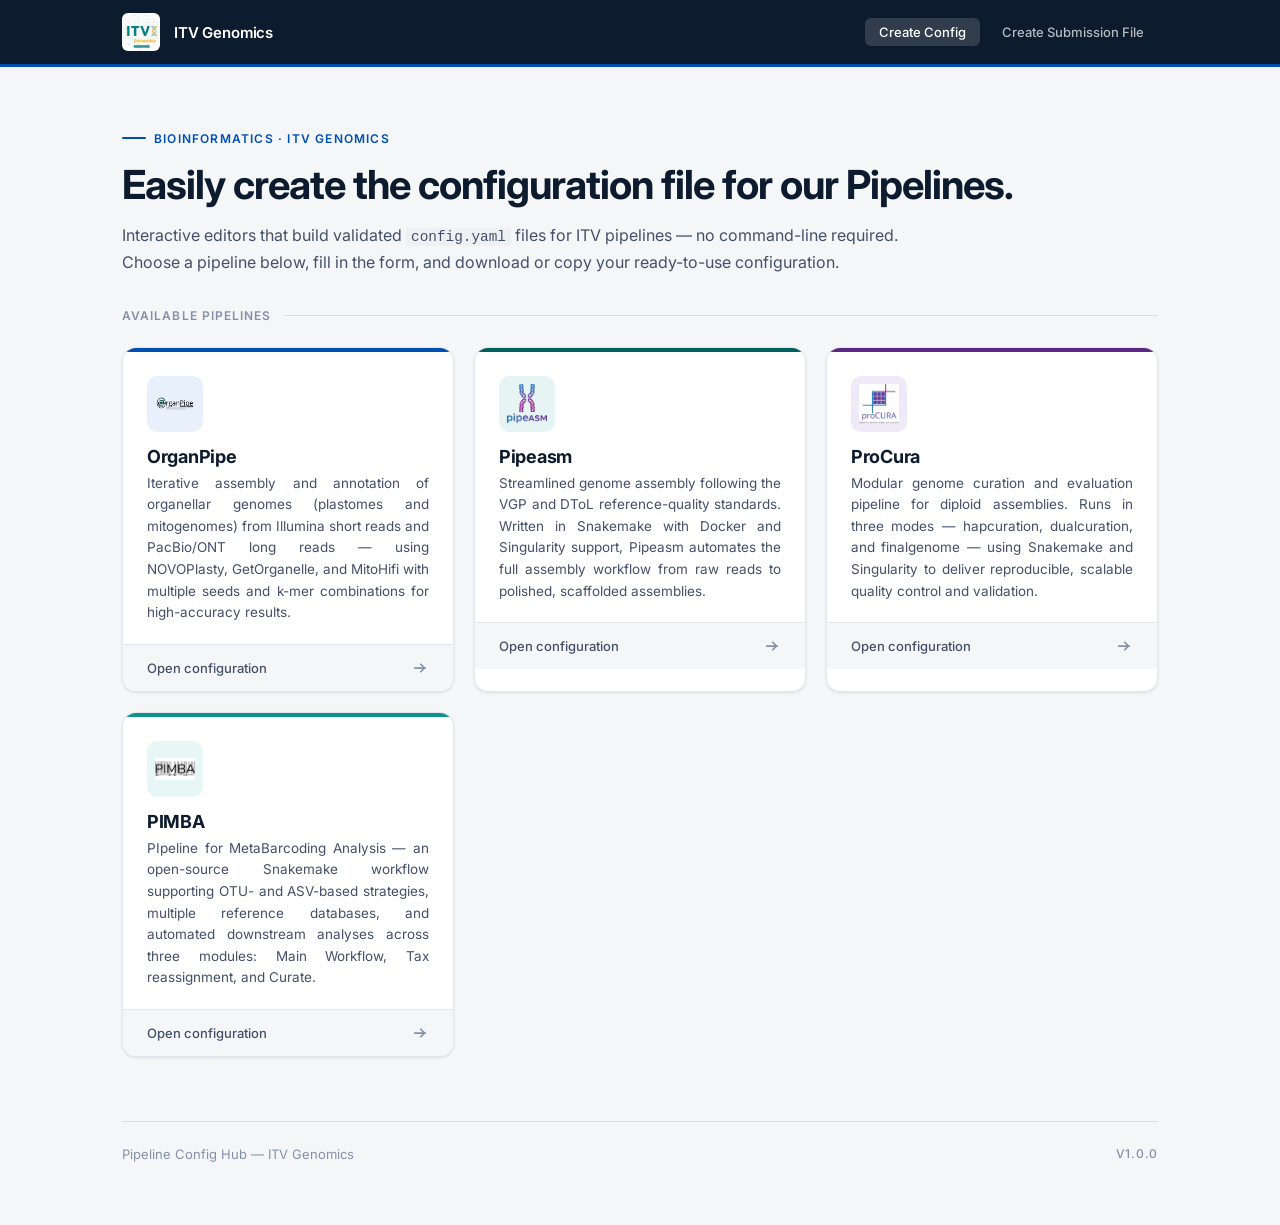
<file: index.html>
<!DOCTYPE html>
<html lang="en">

<head>
  <meta charset="UTF-8" />
  <meta name="viewport" content="width=device-width, initial-scale=1.0" />
  <meta name="description"
    content="ITV Genomics — interactive configuration generators for OrganPipe, Pipeasm, ProCura and PIMBA bioinformatics pipelines." />
  <title>ITV Genomics — Pipeline Config Hub</title>
  <link rel="preconnect" href="https://fonts.googleapis.com" />
  <link rel="preconnect" href="https://fonts.gstatic.com" crossorigin />
  <link href="https://fonts.googleapis.com/css2?family=Inter:wght@300;400;500;600;700;800&display=swap"
    rel="stylesheet" />
  <link rel="stylesheet" href="style.css" />
</head>

<body>

  <!-- Top navigation bar -->
  <nav class="top-bar" role="navigation" aria-label="Site header">
    <div class="top-bar-inner">
      <div class="brand-icon" aria-hidden="true">
        <img src="assets/itvgenomics.png" alt="ITV Genomics logo"
          onerror="this.style.display='none';this.nextElementSibling.style.display='flex'"
          style="width:38px;height:38px;object-fit:contain;border-radius:6px;" />
        <svg style="display:none" width="22" height="22" viewBox="0 0 22 22" fill="none">
          <rect x="1" y="5" width="4" height="12" rx="2" fill="white" />
          <rect x="7" y="2" width="4" height="15" rx="2" fill="white" opacity="0.8" />
          <rect x="13" y="6" width="4" height="10" rx="2" fill="white" opacity="0.6" />
          <rect x="19" y="3" width="3" height="14" rx="1.5" fill="white" opacity="0.4" />
        </svg>
      </div>
      <span class="brand-name">ITV Genomics</span>
      <div class="nav-spacer"></div>
      <div class="nav-links">
        <a href="index.html" class="nav-btn active">Create Config</a>
        <a href="submission.html" class="nav-btn">Create Submission File</a>
      </div>
    </div>
  </nav>

  <div class="page-wrapper">

    <!-- Hero / intro -->
    <section class="hero" aria-labelledby="hero-title">
      <div class="hero-eyebrow">
        <span class="eyebrow-line" aria-hidden="true"></span>
        Bioinformatics · ITV Genomics
      </div>
      <h1 class="hero-title" id="hero-title">Easily create the configuration file for our Pipelines.</h1>
      <p class="hero-subtitle">
        Interactive editors that build validated <code
          style="font-family:monospace;background:var(--bg-section);padding:1px 5px;border-radius:3px;font-size:0.9em">config.yaml</code>
        files for ITV pipelines — no command-line required. Choose a pipeline below,
        fill in the form, and download or copy your ready-to-use configuration.
      </p>
    </section>

    <!-- Pipeline selection -->
    <main aria-labelledby="pipelines-label">
      <div class="section-label">
        <span class="section-label-text" id="pipelines-label">Available pipelines</span>
        <span class="section-label-line" aria-hidden="true"></span>
      </div>

      <div class="cards-grid" role="list">

        <!-- OrganPipe -->
        <a href="organpipe/index.html" class="pipeline-card" id="card-organpipe" role="listitem"
          aria-label="Configure OrganPipe pipeline">
          <div class="card-stripe" aria-hidden="true"></div>
          <div class="card-inner">
            <div class="card-logo" id="logo-organpipe">
              <img src="assets/organpipe-logo.png" alt="OrganPipe logo"
                onerror="this.style.display='none';this.nextElementSibling.style.display='flex'" />
              <div class="logo-fallback">
                <svg width="28" height="28" viewBox="0 0 28 28" fill="none">
                  <rect x="2" y="6" width="4" height="16" rx="2" fill="currentColor" />
                  <rect x="9" y="2" width="4" height="20" rx="2" fill="currentColor" opacity=".75" />
                  <rect x="16" y="8" width="4" height="12" rx="2" fill="currentColor" opacity=".5" />
                  <rect x="23" y="4" width="3" height="18" rx="1.5" fill="currentColor" opacity=".3" />
                </svg>
              </div>
            </div>
            <div class="card-content">
              <h2 class="card-title">OrganPipe</h2>
              <p class="card-description">Iterative assembly and annotation of organellar genomes (plastomes and
                mitogenomes) from Illumina short reads and PacBio/ONT long reads — using NOVOPlasty,
                GetOrganelle, and MitoHifi with multiple seeds and k-mer combinations for high-accuracy
                results.</p>
            </div>
          </div>
          <div class="card-action">
            <span class="card-action-label">Open configuration</span>
            <svg class="card-action-arrow" width="18" height="18" viewBox="0 0 18 18" fill="none" aria-hidden="true">
              <path d="M3.75 9h10.5M9.75 5.25 13.5 9l-3.75 3.75" stroke="currentColor" stroke-width="1.75"
                stroke-linecap="round" stroke-linejoin="round" />
            </svg>
          </div>
        </a>

        <!-- Pipeasm -->
        <a href="pipeasm/index.html" class="pipeline-card" id="card-pipeasm" role="listitem"
          aria-label="Configure Pipeasm pipeline">
          <div class="card-stripe" aria-hidden="true"></div>
          <div class="card-inner">
            <div class="card-logo" id="logo-pipeasm">
              <img src="assets/pipeasm-logo.png" alt="Pipeasm logo"
                onerror="this.style.display='none';this.nextElementSibling.style.display='flex'" />
              <div class="logo-fallback">
                <svg width="28" height="28" viewBox="0 0 28 28" fill="none">
                  <path d="M4 8h6v4H4zM11 4h6v4h-6zM18 8h6v4h-6z" fill="currentColor" opacity="0.9" />
                  <path d="M10 10h1M17 6h1" stroke="currentColor" stroke-width="1.5" stroke-linecap="round" />
                  <path d="M14 12v4M14 16H22v4H6v-4h8" fill="none" stroke="currentColor" stroke-width="1.5"
                    stroke-linecap="round" stroke-linejoin="round" />
                </svg>
              </div>
            </div>
            <div class="card-content">
              <h2 class="card-title">Pipeasm</h2>
              <p class="card-description">Streamlined genome assembly following the VGP and DToL reference-quality
                standards. Written in Snakemake with Docker and Singularity support, Pipeasm automates
                the full assembly workflow from raw reads to polished, scaffolded assemblies.</p>
            </div>
          </div>
          <div class="card-action">
            <span class="card-action-label">Open configuration</span>
            <svg class="card-action-arrow" width="18" height="18" viewBox="0 0 18 18" fill="none" aria-hidden="true">
              <path d="M3.75 9h10.5M9.75 5.25 13.5 9l-3.75 3.75" stroke="currentColor" stroke-width="1.75"
                stroke-linecap="round" stroke-linejoin="round" />
            </svg>
          </div>
        </a>

        <!-- ProCura -->
        <a href="procura/index.html" class="pipeline-card" id="card-procura" role="listitem"
          aria-label="Configure ProCura pipeline">
          <div class="card-stripe" aria-hidden="true"></div>
          <div class="card-inner">
            <div class="card-logo" id="logo-procura">
              <img src="assets/procura-logo.jpg" alt="ProCura logo"
                onerror="this.style.display='none';this.nextElementSibling.style.display='flex'" />
              <div class="logo-fallback">
                <svg width="28" height="28" viewBox="0 0 28 28" fill="none">
                  <circle cx="14" cy="14" r="9" stroke="currentColor" stroke-width="2" fill="none" />
                  <path d="M10 14l3 3 6-6" stroke="currentColor" stroke-width="2" stroke-linecap="round"
                    stroke-linejoin="round" />
                </svg>
              </div>
            </div>
            <div class="card-content">
              <h2 class="card-title">ProCura</h2>
              <p class="card-description">Modular genome curation and evaluation pipeline for diploid assemblies.
                Runs in three modes — hapcuration, dualcuration, and finalgenome — using Snakemake and
                Singularity to deliver reproducible, scalable quality control and validation.</p>
            </div>
          </div>
          <div class="card-action">
            <span class="card-action-label">Open configuration</span>
            <svg class="card-action-arrow" width="18" height="18" viewBox="0 0 18 18" fill="none" aria-hidden="true">
              <path d="M3.75 9h10.5M9.75 5.25 13.5 9l-3.75 3.75" stroke="currentColor" stroke-width="1.75"
                stroke-linecap="round" stroke-linejoin="round" />
            </svg>
          </div>
        </a>

        <!-- PIMBA -->
        <a href="pimba/index.html" class="pipeline-card" id="card-pimba" role="listitem"
          aria-label="Configure PIMBA pipeline">
          <div class="card-stripe" aria-hidden="true"></div>
          <div class="card-inner">
            <div class="card-logo" id="logo-pimba">
              <img src="assets/pimba.png" alt="PIMBA logo"
                onerror="this.style.display='none';this.nextElementSibling.style.display='flex'" />
              <div class="logo-fallback">
                <svg width="28" height="28" viewBox="0 0 28 28" fill="none">
                  <circle cx="7" cy="14" r="4" fill="currentColor" opacity="0.9" />
                  <circle cx="14" cy="7" r="3" fill="currentColor" opacity="0.7" />
                  <circle cx="21" cy="14" r="4" fill="currentColor" opacity="0.5" />
                  <path d="M11 14h6M14 10v8" stroke="currentColor" stroke-width="1.5" stroke-linecap="round" />
                </svg>
              </div>
            </div>
            <div class="card-content">
              <h2 class="card-title">PIMBA</h2>
              <p class="card-description">PIpeline for MetaBarcoding Analysis — an open-source Snakemake workflow
                supporting OTU- and ASV-based strategies, multiple reference databases, and automated
                downstream analyses across three modules: Main Workflow, Tax reassignment, and Curate.</p>
            </div>
          </div>
          <div class="card-action">
            <span class="card-action-label">Open configuration</span>
            <svg class="card-action-arrow" width="18" height="18" viewBox="0 0 18 18" fill="none" aria-hidden="true">
              <path d="M3.75 9h10.5M9.75 5.25 13.5 9l-3.75 3.75" stroke="currentColor" stroke-width="1.75"
                stroke-linecap="round" stroke-linejoin="round" />
            </svg>
          </div>
        </a>

      </div>
    </main>

    <!-- Footer -->
    <footer class="site-footer">
      <span class="footer-left">Pipeline Config Hub &mdash; ITV Genomics</span>
      <span class="footer-right">v1.0.0</span>
    </footer>

  </div>

  <script src="main.js"></script>
</body>

</html>
</file>
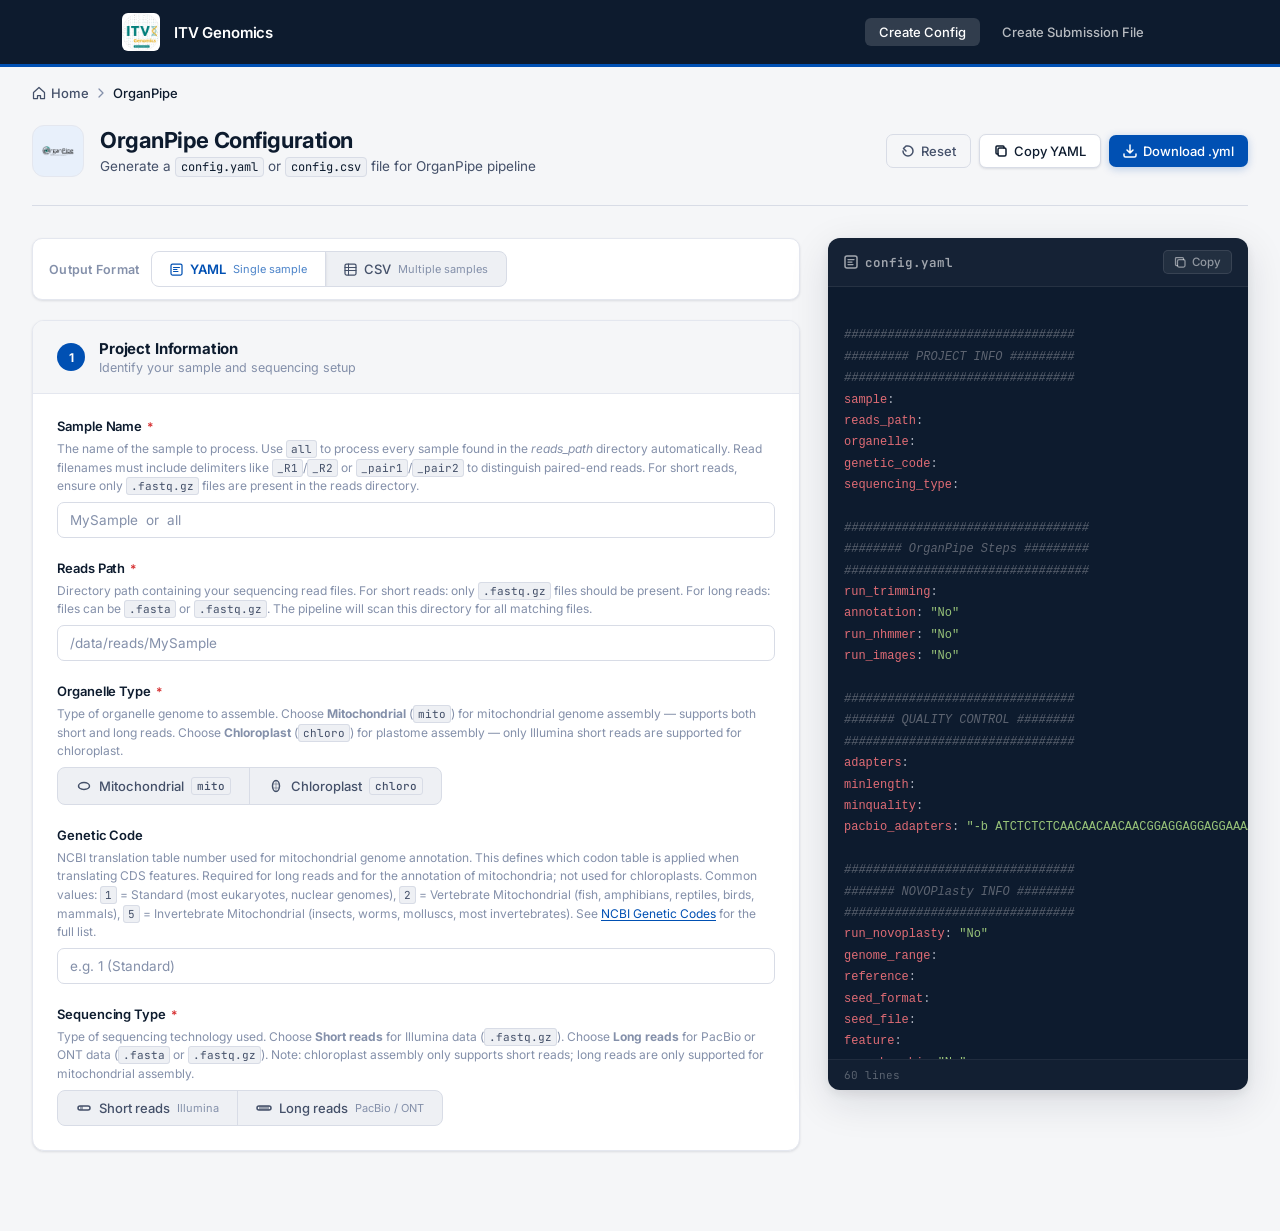
<file: organpipe/index.html>
<!DOCTYPE html>
<html lang="en">

<head>
  <meta charset="UTF-8" />
  <meta name="viewport" content="width=device-width, initial-scale=1.0" />
  <meta name="description" content="OrganPipe YAML configuration generator for organelle genome assembly pipelines." />
  <title>OrganPipe — Pipeline Config Generator</title>
  <link rel="preconnect" href="https://fonts.googleapis.com" />
  <link rel="preconnect" href="https://fonts.gstatic.com" crossorigin />
  <link
    href="https://fonts.googleapis.com/css2?family=Inter:wght@300;400;500;600;700;800&family=JetBrains+Mono:wght@400;500&display=swap"
    rel="stylesheet" />
  <link rel="stylesheet" href="../style.css" />
  <link rel="stylesheet" href="organpipe.css" />
</head>

<body>

  <!-- Top Nav -->
  <nav class="top-bar" role="navigation" aria-label="Site header">
    <div class="top-bar-inner">
      <div class="brand-icon" aria-hidden="true">
        <img src="../assets/itvgenomics.png" alt="ITV Genomics logo"
          onerror="this.style.display='none';this.nextElementSibling.style.display='flex'"
          style="width:38px;height:38px;object-fit:contain;border-radius:6px;" />
        <svg style="display:none" width="22" height="22" viewBox="0 0 22 22" fill="none">
          <rect x="1" y="5" width="4" height="12" rx="2" fill="white" />
          <rect x="7" y="2" width="4" height="15" rx="2" fill="white" opacity="0.8" />
          <rect x="13" y="6" width="4" height="10" rx="2" fill="white" opacity="0.6" />
          <rect x="19" y="3" width="3" height="14" rx="1.5" fill="white" opacity="0.4" />
        </svg>
      </div>
      <span class="brand-name">ITV Genomics</span>
      <div class="nav-spacer"></div>
      <div class="nav-links">
        <a href="../index.html" class="nav-btn active">Create Config</a>
        <a href="../submission.html" class="nav-btn">Create Submission File</a>
      </div>
    </div>
  </nav>

  <div class="page-wrapper op-page-wrapper">

    <!-- Breadcrumb -->
    <nav class="op-breadcrumb" aria-label="Breadcrumb">
      <a href="../index.html" class="op-breadcrumb-link">
        <svg width="14" height="14" viewBox="0 0 14 14" fill="none" aria-hidden="true">
          <path d="M7 1.5L1.5 6.5V12.5H5.5V9.5H8.5V12.5H12.5V6.5L7 1.5Z" stroke="currentColor" stroke-width="1.25"
            stroke-linejoin="round" />
        </svg>
        Home
      </a>
      <svg width="12" height="12" viewBox="0 0 12 12" fill="none" aria-hidden="true">
        <path d="M4 2l4 4-4 4" stroke="currentColor" stroke-width="1.25" stroke-linecap="round"
          stroke-linejoin="round" />
      </svg>
      <span class="op-breadcrumb-current">OrganPipe</span>
    </nav>

    <!-- Page Header -->
    <div class="op-page-header">
      <div class="op-pipeline-logo">
        <img src="../assets/organpipe-logo.png" alt="OrganPipe logo"
          onerror="this.style.display='none';this.nextElementSibling.style.display='flex'" />
        <div class="op-logo-fallback" style="display:none" aria-hidden="true">
          <svg width="28" height="28" viewBox="0 0 28 28" fill="none">
            <rect x="2" y="6" width="4" height="16" rx="2" fill="currentColor" />
            <rect x="9" y="2" width="4" height="20" rx="2" fill="currentColor" opacity=".75" />
            <rect x="16" y="8" width="4" height="12" rx="2" fill="currentColor" opacity=".5" />
            <rect x="23" y="4" width="3" height="18" rx="1.5" fill="currentColor" opacity=".3" />
          </svg>
        </div>
      </div>
      <div class="op-header-text">
        <h1>OrganPipe Configuration</h1>
        <p>Generate a <code>config.yaml</code> or <code>config.csv</code> file for OrganPipe pipeline</p>
      </div>
      <div class="op-header-actions">
        <button id="btn-reset" class="op-btn op-btn-ghost" title="Reset all fields">
          <svg width="14" height="14" viewBox="0 0 14 14" fill="none">
            <path d="M2 7a5 5 0 105-5H5M5 2L2.5 4.5 5 7" stroke="currentColor" stroke-width="1.5" stroke-linecap="round"
              stroke-linejoin="round" />
          </svg>
          Reset
        </button>
        <button id="btn-copy" class="op-btn op-btn-secondary">
          <svg width="14" height="14" viewBox="0 0 14 14" fill="none">
            <rect x="4" y="4" width="8" height="8" rx="1.5" stroke="currentColor" stroke-width="1.5" />
            <path d="M10 4V3a1 1 0 00-1-1H3a1 1 0 00-1 1v6a1 1 0 001 1h1" stroke="currentColor" stroke-width="1.5"
              stroke-linecap="round" />
          </svg>
          <span id="btn-copy-label">Copy YAML</span>
        </button>
        <button id="btn-download" class="op-btn op-btn-primary">
          <svg width="14" height="14" viewBox="0 0 14 14" fill="none">
            <path d="M7 1v8M4 6l3 3 3-3M1 10v1.5A1.5 1.5 0 002.5 13h9a1.5 1.5 0 001.5-1.5V10" stroke="currentColor"
              stroke-width="1.5" stroke-linecap="round" stroke-linejoin="round" />
          </svg>
          <span id="btn-download-label">Download .yml</span>
        </button>
      </div>
    </div>

    <!-- Editor Layout -->
    <div class="editor-layout" id="editor-layout">

      <!-- ======= FORM PANEL ======= -->
      <div class="form-panel" id="form-panel">

        <!-- Format Selector Bar -->
        <div class="format-bar" id="format-bar">
          <div class="format-bar-left">
            <span class="format-bar-label">Output Format</span>
            <div class="segmented-control" role="radiogroup" aria-label="Output format">
              <label class="segment" id="seg-fmt-yaml">
                <input type="radio" name="output_format" value="yaml" checked />
                <span class="segment-label">
                  <svg width="13" height="13" viewBox="0 0 13 13" fill="none" aria-hidden="true">
                    <rect x="1" y="1" width="11" height="11" rx="1.5" stroke="currentColor" stroke-width="1.25"/>
                    <path d="M3.5 4.5h6M3.5 6.5h3.5M3.5 8.5h4.5" stroke="currentColor" stroke-width="1" stroke-linecap="round"/>
                  </svg>
                  YAML
                  <span class="seg-platform">Single sample</span>
                </span>
              </label>
              <label class="segment" id="seg-fmt-csv">
                <input type="radio" name="output_format" value="csv" />
                <span class="segment-label">
                  <svg width="13" height="13" viewBox="0 0 13 13" fill="none" aria-hidden="true">
                    <rect x="1" y="1" width="11" height="11" rx="1.5" stroke="currentColor" stroke-width="1.25"/>
                    <path d="M1 4.5h11M1 7.5h11M4.5 1v11" stroke="currentColor" stroke-width="1" stroke-linecap="round"/>
                  </svg>
                  CSV
                  <span class="seg-platform">Multiple samples</span>
                </span>
              </label>
            </div>
          </div>
          <div class="csv-controls hidden" id="csv-controls">
            <span class="csv-row-badge" id="csv-row-count">0 rows</span>
            <button id="btn-add-row" class="op-btn op-btn-secondary">
              <svg width="12" height="12" viewBox="0 0 12 12" fill="none" aria-hidden="true">
                <path d="M6 1v10M1 6h10" stroke="currentColor" stroke-width="1.5" stroke-linecap="round"/>
              </svg>
              Add Row
            </button>
            <button id="btn-clear-rows" class="op-btn op-btn-ghost">Clear All</button>
          </div>
        </div>

        <!-- CSV Import Bar (visible only in CSV mode) -->
        <div class="csv-import-bar conditional-group hidden" id="csv-import-bar">
          <!-- Drop zone: shown until a file is loaded -->
          <div class="csv-drop-zone" id="csv-drop-zone">
            <svg width="20" height="20" viewBox="0 0 20 20" fill="none" aria-hidden="true">
              <rect x="3" y="2" width="14" height="16" rx="2" stroke="currentColor" stroke-width="1.25" />
              <path d="M7 7h6M7 10h4M7 13h3" stroke="currentColor" stroke-width="1.25" stroke-linecap="round" />
            </svg>
            <div class="csv-drop-content">
              <span class="csv-drop-text">Drop a samples CSV here, or</span>
              <label for="f-csv-import" class="csv-browse-link">browse file</label>
              <input type="file" id="f-csv-import" accept=".csv,.txt" class="csv-file-input" />
            </div>
            <p class="csv-drop-hint">Minimum columns: <code>sample</code>, <code>reads_path</code>. Optional
              overrides: <code>seed_file</code>, <code>reference</code>, <code>genome_range</code>, etc. All other
              values are taken from the form below.</p>
          </div>
          <!-- Status bar: shown after a file is loaded -->
          <div class="csv-import-ok hidden" id="csv-import-ok">
            <svg width="15" height="15" viewBox="0 0 15 15" fill="none" aria-hidden="true">
              <circle cx="7.5" cy="7.5" r="6" stroke="currentColor" stroke-width="1.25" />
              <path d="M4.5 7.5l2 2 4-4" stroke="currentColor" stroke-width="1.25" stroke-linecap="round"
                stroke-linejoin="round" />
            </svg>
            <span id="csv-import-label">0 rows loaded</span>
            <span class="csv-import-sep">·</span>
            <span class="csv-import-filename" id="csv-import-filename"></span>
            <div class="csv-import-actions">
              <button id="btn-apply-import" class="op-btn op-btn-primary csv-apply-btn">
                <svg width="12" height="12" viewBox="0 0 12 12" fill="none" aria-hidden="true">
                  <path d="M2 6h8M7 3l3 3-3 3" stroke="currentColor" stroke-width="1.5" stroke-linecap="round"
                    stroke-linejoin="round" />
                </svg>
                Generate Rows
              </button>
              <button id="btn-clear-import" class="op-btn op-btn-ghost csv-remove-btn">Remove</button>
            </div>
          </div>
          
          <details class="csv-columns-info" style="margin-top: 4px; margin-bottom: 8px; text-align: center;">
            <summary style="cursor:pointer; font-size:13px; font-weight:500; color:var(--blue-500); display:inline-flex; justify-content:center; align-items:center; gap:4px;">
              <svg width="14" height="14" viewBox="0 0 14 14" fill="none">
                <circle cx="7" cy="7" r="6" stroke="currentColor" stroke-width="1.5"/>
                <path d="M7 4.5v1M7 6.5v4" stroke="currentColor" stroke-width="1.5" stroke-linecap="round"/>
              </svg>
              View available columns &amp; descriptions
            </summary>
            <div class="csv-columns-list" style="margin-top:8px; padding:0; background:var(--bg-section); border:1px solid var(--border); border-radius:6px; max-height:300px; overflow-y:auto; font-size:12.5px; line-height:1.5; text-align: left;">
              <style>
                .csv-table { width: 100%; border-collapse: separate; border-spacing: 0; text-align: left; }
                .csv-table th { background: var(--bg-section); padding: 8px 12px; border-bottom: 2px solid var(--border); font-weight: 600; color: var(--text-primary); position: sticky; top: 0; z-index: 10; }
                .csv-table td { padding: 6px 12px; border-bottom: 1px solid var(--border); }
                .csv-table tr:last-child td { border-bottom: none; }
                .csv-table tr:hover td { background: rgba(0, 0, 0, 0.03); }
                .csv-table code { font-size: 11.5px; background: rgba(0, 0, 0, 0.05); padding: 2px 4px; border-radius: 4px; border: 1px solid var(--border); }
              </style>
              <table class="csv-table">
                <thead>
                  <tr>
                    <th style="width: 35%;">Column Name</th>
                    <th>Description</th>
                  </tr>
                </thead>
                <tbody>
                  <tr><td><code>sample</code></td><td>Sample name or identifier</td></tr>
                  <tr><td><code>reads_path</code></td><td>Absolute path to the FASTQ/FASTA file(s) or directory</td></tr>
                  <tr><td><code>organelle</code></td><td>Target organelle (e.g., mitochondria, chloroplast)</td></tr>
                  <tr><td><code>genetic_code</code></td><td>Translation table number (e.g., 2, 5, 11)</td></tr>
                  <tr><td><code>sequencing_type</code></td><td>Read technology (short-reads, pacbio, ont)</td></tr>
                  <tr><td><code>run_trimming</code></td><td>Enable adapter trimming (Yes/No)</td></tr>
                  <tr><td><code>annotation</code></td><td>Run genome annotation (Yes/No)</td></tr>
                  <tr><td><code>run_nhmmer</code></td><td>Use NHMMER to extract seed sequence (Yes/No)</td></tr>
                  <tr><td><code>run_images</code></td><td>Generate circular genome plots (Yes/No)</td></tr>
                  <tr><td><code>adapters</code></td><td>Path to short-read adapters file</td></tr>
                  <tr><td><code>minlength</code></td><td>Minimum read length post-trimming</td></tr>
                  <tr><td><code>minquality</code></td><td>Minimum base quality for trimming</td></tr>
                  <tr><td><code>pacbio_adapters</code></td><td>Cutadapt parameters for PacBio</td></tr>
                  <tr><td><code>run_novoplasty</code></td><td>Run NOVOPlasty assembler (Yes/No)</td></tr>
                  <tr><td><code>genome_range</code></td><td>Expected genome size range (e.g., 12000-22000)</td></tr>
                  <tr><td><code>reference</code></td><td>Path to reference genome FASTA</td></tr>
                  <tr><td><code>seed_format</code></td><td>Seed input format (fasta or gene_name)</td></tr>
                  <tr><td><code>seed_file</code></td><td>Path to the seed FASTA file</td></tr>
                  <tr><td><code>feature</code></td><td>Specific gene feature for NHMMER search</td></tr>
                  <tr><td><code>search_ncbi</code></td><td>Fetch reference sequences from NCBI (Yes/No)</td></tr>
                  <tr><td><code>search_genes</code></td><td>Comma-separated genes to search on NCBI</td></tr>
                  <tr><td><code>search_term</code></td><td>Custom Entrez search term for NCBI</td></tr>
                  <tr><td><code>max_references</code></td><td>Maximum number of NCBI references to download</td></tr>
                  <tr><td><code>kmers</code></td><td>K-mer sizes for NOVOPlasty (e.g., 19,23,33)</td></tr>
                  <tr><td><code>max_memory</code></td><td>Maximum RAM allocation (GB)</td></tr>
                  <tr><td><code>reads_length</code></td><td>Expected read length (bp)</td></tr>
                  <tr><td><code>insert_size</code></td><td>Expected insert size for paired-end</td></tr>
                  <tr><td><code>run_getorganelle</code></td><td>Run GetOrganelle assembler (Yes/No)</td></tr>
                  <tr><td><code>database</code></td><td>GetOrganelle database (e.g., animal_mt, embplant_pt)</td></tr>
                  <tr><td><code>n_rounds</code></td><td>Number of extension rounds for GetOrganelle</td></tr>
                  <tr><td><code>target_size</code></td><td>Expected target genome size (bp)</td></tr>
                  <tr><td><code>spades_kmers</code></td><td>K-mer sizes for SPAdes assembly</td></tr>
                  <tr><td><code>extra_flags</code></td><td>Extra command-line arguments for GetOrganelle</td></tr>
                  <tr><td><code>search_species</code></td><td>Taxon name to query for reference databases</td></tr>
                  <tr><td><code>n_references</code></td><td>Maximum references for MitoHifi processing</td></tr>
                </tbody>
              </table>
            </div>
          </details>

        </div>

        <!-- ─────────────────────────────────────────── -->
        <!-- SECTION 1: Project Info                    -->
        <!-- ─────────────────────────────────────────── -->

        <section class="form-section" id="section-project">
          <div class="section-header">
            <div class="section-step">1</div>
            <div class="section-header-text">
              <h2 class="section-title">Project Information</h2>
              <p class="section-desc">Identify your sample and sequencing setup</p>
            </div>
          </div>
          <div class="section-body">

            <div class="field-group" id="fg-sample">
              <label class="field-label" for="f-sample">
                Sample Name <span class="field-required" title="Required">*</span>
              </label>
              <p class="field-hint">
                The name of the sample to process. Use <code>all</code> to process every sample found in the
                <em>reads_path</em> directory automatically. Read filenames must include delimiters like
                <code>_R1</code>/<code>_R2</code> or <code>_pair1</code>/<code>_pair2</code> to distinguish
                paired-end reads. For short reads, ensure only <code>.fastq.gz</code> files are present in the
                reads directory.
              </p>
              <input class="field-input" type="text" id="f-sample" placeholder="MySample  or  all" autocomplete="off" />
            </div>

            <div class="field-group" id="fg-reads-path">
              <label class="field-label" for="f-reads-path">
                Reads Path <span class="field-required" title="Required">*</span>
              </label>
              <p class="field-hint">
                Directory path containing your sequencing read files. For short reads: only <code>.fastq.gz</code>
                files should be present. For long reads: files can be <code>.fasta</code> or <code>.fastq.gz</code>.
                The pipeline will scan this directory for all matching files.
              </p>
              <input class="field-input" type="text" id="f-reads-path" placeholder="/data/reads/MySample"
                autocomplete="off" />
            </div>

            <div class="field-group" id="fg-organelle">
              <label class="field-label">
                Organelle Type <span class="field-required" title="Required">*</span>
              </label>
              <p class="field-hint">
                Type of organelle genome to assemble. Choose <strong>Mitochondrial</strong> (<code>mito</code>) for
                mitochondrial genome assembly — supports both short and long reads. Choose
                <strong>Chloroplast</strong> (<code>chloro</code>) for plastome assembly — only Illumina short reads
                are supported for chloroplast.
              </p>
              <div class="segmented-control" role="radiogroup" aria-label="Organelle type">
                <label class="segment" id="seg-mito">
                  <input type="radio" name="organelle" value="mito" />
                  <span class="segment-label">
                    <svg width="16" height="16" viewBox="0 0 16 16" fill="none" aria-hidden="true">
                      <ellipse cx="8" cy="8" rx="5.5" ry="3.5" stroke="currentColor" stroke-width="1.5" />
                      <path d="M2.5 8c.5 2 2.5 3.5 5.5 3.5s5-1.5 5.5-3.5" stroke="currentColor" stroke-width="1"
                        stroke-dasharray="2 1.5" opacity=".6" />
                    </svg>
                    Mitochondrial <em>mito</em>
                  </span>
                </label>
                <label class="segment" id="seg-chloro">
                  <input type="radio" name="organelle" value="chloro" />
                  <span class="segment-label">
                    <svg width="16" height="16" viewBox="0 0 16 16" fill="none" aria-hidden="true">
                      <ellipse cx="8" cy="8" rx="3.5" ry="5.5" stroke="currentColor" stroke-width="1.5" />
                      <line x1="8" y1="2.5" x2="8" y2="13.5" stroke="currentColor" stroke-width="1" opacity=".5" />
                      <path d="M5 6h6M5 10h6" stroke="currentColor" stroke-width="1" opacity=".5" />
                    </svg>
                    Chloroplast <em>chloro</em>
                  </span>
                </label>
              </div>
              <p class="field-note hidden" id="note-chloro">
                <svg width="13" height="13" viewBox="0 0 13 13" fill="none" aria-hidden="true">
                  <circle cx="6.5" cy="6.5" r="5.5" stroke="currentColor" stroke-width="1.25" />
                  <path d="M6.5 5v4M6.5 4V3" stroke="currentColor" stroke-width="1.25" stroke-linecap="round" />
                </svg>
                Chloroplast assembly only supports Short (Illumina) reads.
              </p>
            </div>

            <div class="field-group" id="fg-genetic-code">
              <label class="field-label" for="f-genetic-code">Genetic Code</label>
              <p class="field-hint">
                NCBI translation table number used for mitochondrial genome annotation. This defines which
                codon table is applied when translating CDS features. Required for long reads and for the
                annotation of mitochondria; not used for chloroplasts. Common values:
                <code>1</code> = Standard (most eukaryotes, nuclear genomes),
                <code>2</code> = Vertebrate Mitochondrial (fish, amphibians, reptiles, birds, mammals),
                <code>5</code> = Invertebrate Mitochondrial (insects, worms, molluscs, most invertebrates).
                See <a href="https://www.ncbi.nlm.nih.gov/Taxonomy/Utils/wprintgc.cgi" target="_blank"
                rel="noopener">NCBI Genetic Codes</a> for the full list.
              </p>
              <input class="field-input" type="number" id="f-genetic-code" min="1" max="33" placeholder="e.g. 1 (Standard)" />
            </div>

            <div class="field-group" id="fg-seq-type">
              <label class="field-label">
                Sequencing Type <span class="field-required" title="Required">*</span>
              </label>
              <p class="field-hint">
                Type of sequencing technology used. Choose <strong>Short reads</strong> for Illumina data
                (<code>.fastq.gz</code>). Choose <strong>Long reads</strong> for PacBio or ONT data
                (<code>.fasta</code> or <code>.fastq.gz</code>). Note: chloroplast assembly only supports short
                reads; long reads are only supported for mitochondrial assembly.
              </p>
              <div class="segmented-control" role="radiogroup" aria-label="Sequencing type">
                <label class="segment" id="seg-short">
                  <input type="radio" name="sequencing_type" value="Short" />
                  <span class="segment-label">
                    <svg width="16" height="16" viewBox="0 0 16 16" fill="none" aria-hidden="true">
                      <rect x="2" y="6" width="12" height="4" rx="2" stroke="currentColor" stroke-width="1.5" />
                      <rect x="4" y="6" width="3" height="4" fill="currentColor" opacity="0.5" rx="0" />
                    </svg>
                    Short reads
                    <span class="seg-platform">Illumina</span>
                  </span>
                </label>
                <label class="segment" id="seg-long">
                  <input type="radio" name="sequencing_type" value="Long" />
                  <span class="segment-label">
                    <svg width="16" height="16" viewBox="0 0 16 16" fill="none" aria-hidden="true">
                      <rect x="1" y="6" width="14" height="4" rx="2" stroke="currentColor" stroke-width="1.5" />
                      <rect x="3" y="6" width="10" height="4" fill="currentColor" opacity="0.5" rx="0" />
                    </svg>
                    Long reads
                    <span class="seg-platform">PacBio / ONT</span>
                  </span>
                </label>
              </div>
            </div>

          </div><!-- /section-body -->
        </section>


        <!-- ─────────────────────────────────────────── -->
        <!-- SECTION 2: Quality Control                 -->
        <!-- ─────────────────────────────────────────── -->
        <section class="form-section reveal-section" id="section-qc" aria-hidden="true">
          <div class="section-header">
            <div class="section-step">2</div>
            <div class="section-header-text">
              <h2 class="section-title">Quality Control</h2>
              <p class="section-desc">Adapter trimming and read filtering</p>
            </div>
            <span class="section-tool-badge">Fastp / Cutadapt</span>
          </div>
          <div class="section-body">

            <div class="field-group" id="fg-run-trimming">
              <label class="field-label">
                Run Trimming <span class="field-required" title="Required">*</span>
              </label>
              <p class="field-hint">
                Run <strong>Fastp</strong> for adapter trimming and quality control on short reads. For long PacBio
                reads, <strong>Cutadapt</strong> is used instead (only <code>.fastq.gz</code> is supported for
                long-read trimming). Select <em>No</em> to skip this step and proceed directly to assembly with
                raw reads.
              </p>
              <div class="yn-control" role="radiogroup" aria-label="Run trimming">
                <label class="yn-pill"><input type="radio" name="run_trimming" value="Yes"><span>Yes</span></label>
                <label class="yn-pill"><input type="radio" name="run_trimming" value="No"><span>No</span></label>
              </div>
            </div>

            <!-- Short reads + trimming fields -->
            <div id="group-short-trim" class="conditional-group hidden">

              <div class="field-group" id="fg-adapters">
                <label class="field-label" for="f-adapters">Adapters File</label>
                <p class="field-hint">
                  Path to a plain-text file listing adapter sequences to be removed by Fastp, one per line.
                  Leave blank to let Fastp auto-detect adapters from the reads — this works well for most
                  standard Illumina libraries. Only applicable for short reads.
                </p>
                <input class="field-input" type="text" id="f-adapters" placeholder="/path/to/adapters.txt  (optional)"
                  autocomplete="off" />
              </div>

              <div class="field-row">
                <div class="field-group" id="fg-minlength">
                  <label class="field-label" for="f-minlength">Minimum Read Length</label>
                  <p class="field-hint">Reads shorter than this length (in bp) after trimming will be discarded. Typical values: 50–100 bp.</p>
                  <input class="field-input" type="number" id="f-minlength" min="1" placeholder="e.g. 50" />
                </div>
                <div class="field-group" id="fg-minquality">
                  <label class="field-label" for="f-minquality">Minimum Base Quality</label>
                  <p class="field-hint">Minimum Phred quality score (Q-score) for base trimming. Bases below this threshold are trimmed. Common value: 20 (Q20 = 99% accuracy).</p>
                  <input class="field-input" type="number" id="f-minquality" min="1" max="40" placeholder="e.g. 20" />
                </div>
              </div>

            </div><!-- /group-short-trim -->

            <!-- Long reads (PacBio) + trimming fields -->
            <div id="group-long-trim" class="conditional-group hidden">
              <div class="field-group" id="fg-pacbio-adapters">
                <label class="field-label" for="f-pacbio-adapters">PacBio Adapter Sequences</label>
                <p class="field-hint">
                  Cutadapt adapter arguments for PacBio long-read trimming. The default values are the standard
                  PacBio SMRTbell adapter sequences. Files must be in <code>.fastq.gz</code> format for this
                  step. Modify only if you are using custom or non-standard adapters.
                </p>
                <textarea class="field-input field-textarea" id="f-pacbio-adapters" rows="3"
                  spellcheck="false">-b ATCTCTCTCAACAACAACAACGGAGGAGGAGGAAAAGAGAGAGAT -b ATCTCTCTCTTTTCCTCCTCCTCCGTTGTTGTTGTTGAGAGAGAT</textarea>
              </div>
            </div><!-- /group-long-trim -->

          </div>
        </section>


        <!-- ─────────────────────────────────────────── -->
        <!-- SECTION 3: Pipeline Steps                  -->
        <!-- ─────────────────────────────────────────── -->
        <section class="form-section reveal-section" id="section-steps" aria-hidden="true">
          <div class="section-header">
            <div class="section-step" id="steps-step-number">3</div>
            <div class="section-header-text">
              <h2 class="section-title">Pipeline Steps</h2>
              <p class="section-desc">Configure annotation, nhmmer search, and visualization</p>
            </div>
          </div>
          <div class="section-body">

            <!-- annotation — Short reads only -->
            <div id="group-annotation" class="conditional-group hidden">
              <div class="field-group" id="fg-annotation">
                <label class="field-label">
                  Run Annotation <span class="field-required" title="Required">*</span>
                </label>
                <p class="field-hint">
                  Run the annotation pipeline for the assembled organelle genome. Uses
                  <strong>MITOS</strong> for mitochondria and <strong>CPGAVAS2 and Chloe</strong> for chloroplast.
                  For long-read mitochondrial data, annotation is handled automatically by MitoHifi.
                </p>
                <div class="yn-control" role="radiogroup" aria-label="Run annotation">
                  <label class="yn-pill"><input type="radio" name="annotation" value="Yes"
                      checked><span>Yes</span></label>
                  <label class="yn-pill"><input type="radio" name="annotation" value="No"><span>No</span></label>
                </div>
              </div>
            </div>

            <!-- nhmmer — Short(annYes) OR Long mito -->
            <div id="group-nhmmer" class="conditional-group hidden">
              <div class="field-group" id="fg-run-nhmmer">
                <label class="field-label">
                  Run NHMMER <span class="field-required" title="Required">*</span>
                </label>
                <p class="field-hint">
                  Run <strong>nhmmer</strong> to identify non-coding RNA (ncRNA) features and intergenic regions
                  in the assembled genome using profile Hidden Markov Models (HMMs) against the Rfam database.
                  Useful for annotating tRNAs, rRNAs, and other structural RNAs missed by standard annotation.
                  The HMM database is provided with the <code>-nhmmer_db</code> flag when executing the pipeline.
                </p>
                <div class="yn-control" role="radiogroup" aria-label="Run nhmmer">
                  <label class="yn-pill"><input type="radio" name="run_nhmmer" value="Yes"><span>Yes</span></label>
                  <label class="yn-pill"><input type="radio" name="run_nhmmer" value="No"
                      checked><span>No</span></label>
                </div>
              </div>
            </div>

            <!-- run_images — Short reads + annotation=Yes only -->
            <div id="group-run-images" class="conditional-group hidden">
              <div class="field-group" id="fg-run-images">
                <label class="field-label">
                  Generate Images <span class="field-required" title="Required">*</span>
                </label>
                <p class="field-hint">
                  Generate visualizations for the assembled genome, including <strong>OGDraw</strong> circular
                  genome diagrams, read depth coverage plots, and recruitment plots. Only supported for short-read
                  assemblies. Not available for long-read data.
                </p>
                <div class="yn-control" role="radiogroup" aria-label="Generate images">
                  <label class="yn-pill"><input type="radio" name="run_images" value="Yes"><span>Yes</span></label>
                  <label class="yn-pill"><input type="radio" name="run_images" value="No"
                      checked><span>No</span></label>
                </div>
              </div>
            </div>

          </div>
        </section>


        <!-- ─────────────────────────────────────────── -->
        <!-- SECTION 4: NOVOPlasty Assembly             -->
        <!-- ─────────────────────────────────────────── -->
        <section class="form-section reveal-section" id="section-novoplasty" aria-hidden="true">
          <div class="section-header">
            <div class="section-step" id="novo-step-number">4</div>
            <div class="section-header-text">
              <h2 class="section-title">NOVOPlasty Assembly</h2>
              <p class="section-desc">Seed-based organelle genome assembler — short reads only</p>
            </div>
            <span class="section-tool-badge">NOVOPlasty</span>
          </div>
          <div class="section-body">

            <div class="field-group" id="fg-run-novoplasty">
              <label class="field-label">
                Run NOVOPlasty <span class="field-required" title="Required">*</span>
              </label>
              <p class="field-hint">
                Run <strong>NOVOPlasty</strong> for organelle genome assembly. NOVOPlasty is a seed-and-extend
                assembler designed specifically for organelle genomes that works directly on raw Illumina reads.
                At least one of NOVOPlasty or GetOrganelle should be enabled.
              </p>
              <div class="yn-control" role="radiogroup" aria-label="Run NOVOPlasty">
                <label class="yn-pill"><input type="radio" name="run_novoplasty" value="Yes" checked><span>Yes</span></label>
                <label class="yn-pill"><input type="radio" name="run_novoplasty" value="No"><span>No</span></label>
              </div>
            </div>

            <!-- NOVOPlasty parameters — hidden when run_novoplasty = No -->
            <div id="group-novo-params" class="conditional-group">

              <div class="field-group" id="fg-reference">
                <label class="field-label" for="f-reference">Reference Genome</label>
                <p class="field-hint">
                  Optional. Path to a reference genome in FASTA format. NOVOPlasty uses this as a guide to
                  resolve duplicated regions in plant mitochondria or the inverted repeat (IR) in chloroplasts.
                  If not available, leave blank and use a seed file or NCBI search instead.
                </p>
                <input class="field-input" type="text" id="f-reference" placeholder="/path/to/reference.fasta  (optional)"
                  autocomplete="off" />
              </div>

              <!-- Subsection: Seed -->
              <div class="subsection-divider">
                <span>Seed Configuration</span>
              </div>

              <div class="field-group" id="fg-seed-format">
                <label class="field-label" for="f-seed-format">Seed Format</label>
                <p class="field-hint">
                  Format of the seed file used to initialize NOVOPlasty assembly. The seed should contain a
                  known gene or sequence from the target organelle. Choose <em>FASTA</em> for a plain sequence
                  file, or <em>GenBank</em> to use a GenBank-annotated file (you will then specify which feature
                  type to use). Leave as <em>None</em> if you want to fetch seeds automatically from NCBI.
                  For long-read sequencing, leave this blank and use Search NCBI.
                </p>
                <select class="field-select" id="f-seed-format">
                  <option value="">— None (Search NCBI must be set to Yes) —</option>
                  <option value="fasta">FASTA</option>
                  <option value="genbank">GenBank</option>
                </select>
              </div>

              <div id="group-seed-file" class="conditional-group hidden">
                <div class="field-group" id="fg-seed-file">
                  <label class="field-label" for="f-seed-file">Seed File Path</label>
                  <p class="field-hint">Path to the seed file in the format selected above. The seed should be a short sequence (e.g., a mitochondrial gene) from a closely related organism.</p>
                  <input class="field-input" type="text" id="f-seed-file" placeholder="/path/to/seed.fasta"
                    autocomplete="off" />
                </div>
              </div>

              <div id="group-feature" class="conditional-group hidden">
                <div class="field-group" id="fg-feature">
                  <label class="field-label" for="f-feature">GenBank Feature</label>
                  <p class="field-hint">
                    Feature type to extract from the GenBank seed file for assembly initialization.
                    <strong>CDS</strong> = protein-coding sequences, <strong>rRNA</strong> = ribosomal RNA genes,
                    <strong>tRNA</strong> = transfer RNA genes.
                  </p>
                  <select class="field-select" id="f-feature">
                    <option value="">— Select feature —</option>
                    <option value="CDS">CDS</option>
                    <option value="rRNA">rRNA</option>
                    <option value="tRNA">tRNA</option>
                  </select>
                </div>
              </div>

              <!-- Subsection: NCBI -->
              <div class="subsection-divider">
                <span>NCBI Search</span>
                <span class="subsection-note">Use when no seed file is available — set Seed Format to None</span>
              </div>

              <div class="field-group" id="fg-search-ncbi">
                <label class="field-label">
                  Search NCBI <span class="field-required" title="Required">*</span>
                </label>
                <p class="field-hint">
                  Automatically search and download reference sequences from NCBI to use as seeds for NOVOPlasty.
                  Requires internet access. Set <em>Seed Format</em> to None when this is enabled. Set to
                  <em>No</em> if you are providing a local seed file above.
                </p>
                <div class="yn-control" role="radiogroup" aria-label="Search NCBI">
                  <label class="yn-pill"><input type="radio" name="search_ncbi" value="Yes"><span>Yes</span></label>
                  <label class="yn-pill"><input type="radio" name="search_ncbi" value="No"><span>No</span></label>
                </div>
              </div>

              <div id="group-ncbi-fields" class="conditional-group hidden">

                <div class="field-group" id="fg-search-genes">
                  <label class="field-label" for="f-search-genes">Genes to Search</label>
                  <p class="field-hint">
                    Comma-separated list of gene names to query on NCBI. These genes will be used as seeds for
                    assembly. Examples for mitochondria: <code>COI,16S,ATP6</code>. Examples for chloroplast:
                    <code>rbcL,matK,trnL</code>. At least one gene is required when NCBI search is enabled.
                  </p>
                  <input class="field-input" type="text" id="f-search-genes" placeholder="COI,16S,ATP6"
                    autocomplete="off" />
                </div>

                <div class="field-row">
                  <div class="field-group" id="fg-search-term">
                    <label class="field-label" for="f-search-term">Taxon Name</label>
                    <p class="field-hint">Taxonomic name used as the NCBI query (e.g., <code>Amphisbaena</code>, <code>Homo sapiens</code>). Narrows the search to sequences from related species.</p>
                    <input class="field-input" type="text" id="f-search-term" placeholder="e.g. Amphisbaena"
                      autocomplete="off" />
                  </div>
                  <div class="field-group" id="fg-max-refs">
                    <label class="field-label" for="f-max-refs">Max References</label>
                    <p class="field-hint">Maximum number of reference sequences to download from NCBI per gene. Higher values increase coverage but slow download. Typical: 3–10.</p>
                    <input class="field-input" type="number" id="f-max-refs" min="1" placeholder="e.g. 5" />
                  </div>
                </div>

              </div><!-- /group-ncbi-fields -->

              <!-- Subsection: Assembly Parameters -->
              <div class="subsection-divider">
                <span>Assembly Parameters</span>
              </div>

              <div class="field-group" id="fg-genome-range">
                <label class="field-label" for="f-genome-range">Genome Size Range (bp)</label>
                <p class="field-hint">
                  Expected genome size range in base pairs. NOVOPlasty uses this to determine when assembly
                  is complete. Typical ranges: <code>15000–18000</code> for animal mitochondria,
                  <code>200000–650000</code> for plant mitochondria, <code>130000–160000</code> for chloroplast.
                  Format: <code>min-max</code>.
                </p>
                <input class="field-input" type="text" id="f-genome-range" placeholder="15000-18000" autocomplete="off" />
              </div>

              <div class="field-group" id="fg-kmers">
                <label class="field-label" for="f-kmers">K-mer Sizes</label>
                <p class="field-hint">
                  Comma-separated list of k-mer sizes for the assembly graph. NOVOPlasty will try each k-mer
                  size. Smaller k-mers improve sensitivity for low-coverage regions; larger k-mers improve
                  specificity. Recommended: <code>19,23,33</code> for standard Illumina libraries.
                </p>
                <input class="field-input" type="text" id="f-kmers" placeholder="19,23,28,33,39" autocomplete="off" />
              </div>

              <div class="field-row">
                <div class="field-group" id="fg-max-memory">
                  <label class="field-label" for="f-max-memory">Max Memory (GB)</label>
                  <p class="field-hint">Maximum RAM (in GB) allowed during assembly. Set this to the available memory on your system to prevent out-of-memory errors.</p>
                  <input class="field-input" type="number" id="f-max-memory" min="1" placeholder="e.g. 16" />
                </div>
                <div class="field-group" id="fg-reads-length">
                  <label class="field-label" for="f-reads-length">Read Length (bp)</label>
                  <p class="field-hint">Sequencing read length in base pairs. For Illumina: typically 100, 150, or 250 bp. Check your sequencing report if unsure.</p>
                  <input class="field-input" type="number" id="f-reads-length" min="1" placeholder="e.g. 150" />
                </div>
              </div>

              <div class="field-group" id="fg-insert-size">
                <label class="field-label" for="f-insert-size">Insert Size (bp)</label>
                <p class="field-hint">
                  Average insert size of the sequencing library in base pairs — the distance between the two
                  paired-end read adapters. Typical values: 300–500 bp for standard paired-end libraries.
                  Check your library preparation protocol or sequencing QC report.
                </p>
                <input class="field-input" type="number" id="f-insert-size" min="1" placeholder="e.g. 300" />
              </div>

            </div><!-- /group-novo-params -->

          </div>
        </section>


        <!-- ─────────────────────────────────────────── -->
        <!-- SECTION 5: GetOrganelle — short reads only -->
        <!-- ─────────────────────────────────────────── -->
        <section class="form-section reveal-section" id="section-getorganelle" aria-hidden="true">
          <div class="section-header">
            <div class="section-step" id="go-step-number">5</div>
            <div class="section-header-text">
              <h2 class="section-title">GetOrganelle Assembly</h2>
              <p class="section-desc">Graph-based organelle assembler — short reads only</p>
            </div>
            <span class="section-tool-badge">GetOrganelle</span>
          </div>
          <div class="section-body">

            <div class="field-group" id="fg-run-getorganelle">
              <label class="field-label">
                Run GetOrganelle <span class="field-required" title="Required">*</span>
              </label>
              <p class="field-hint">
                Run <strong>GetOrganelle</strong> for organelle genome assembly. GetOrganelle uses an iterative
                read-enrichment and graph-based approach to assemble organelle genomes from Illumina short reads.
                It can handle multi-organelle assembly and complex repeat structures. Can be run alongside
                NOVOPlasty for cross-validation.
              </p>
              <div class="yn-control" role="radiogroup" aria-label="Run GetOrganelle">
                <label class="yn-pill"><input type="radio" name="run_getorganelle" value="Yes"><span>Yes</span></label>
                <label class="yn-pill"><input type="radio" name="run_getorganelle" value="No" checked><span>No</span></label>
              </div>
            </div>

            <!-- GetOrganelle fields — shown when run_getorganelle = Yes -->
            <div id="group-go-fields" class="conditional-group hidden">

              <div class="field-group" id="fg-database">
                <label class="field-label" for="f-database">Organelle Database</label>
                <p class="field-hint">
                  The organelle-type database flag used by GetOrganelle (<code>-F</code> option). Select the
                  type that matches your target organelle:
                  <code>embplant_pt</code> (land plant plastome),
                  <code>other_pt</code> (non-land plant plastome),
                  <code>embplant_mt</code> (plant mitogenome),
                  <code>embplant_nr</code> (plant nuclear rDNA),
                  <code>animal_mt</code> (animal mitogenome),
                  <code>fungus_mt</code> (fungal mitogenome),
                  <code>fungus_nr</code> (fungal nuclear rDNA).
                  Multiple types can be combined with commas (e.g., <code>embplant_mt,other_pt</code>).
                </p>
                <select class="field-select" id="f-database">
                  <option value="">— Select database —</option>
                  <option value="embplant_pt">embplant_pt — Land plant plastome</option>
                  <option value="other_pt">other_pt — Non-land plant plastome</option>
                  <option value="embplant_mt">embplant_mt — Plant mitogenome</option>
                  <option value="embplant_nr">embplant_nr — Plant nuclear rDNA</option>
                  <option value="animal_mt">animal_mt — Animal mitogenome</option>
                  <option value="fungus_mt">fungus_mt — Fungal mitogenome</option>
                  <option value="fungus_nr">fungus_nr — Fungal nuclear rDNA</option>
                </select>
              </div>

              <div class="field-row">
                <div class="field-group" id="fg-n-rounds">
                  <label class="field-label" for="f-n-rounds">Max Extending Rounds</label>
                  <p class="field-hint">
                    Maximum number of read-enrichment rounds (<code>-R</code>). Higher values assemble more of
                    the genome but take longer. Defaults: <code>15</code> (embplant_pt), <code>30</code>
                    (embplant_mt / other_pt), <code>10</code> (animal/fungus/nr). Minimum recommended: 2.
                  </p>
                  <input class="field-input" type="number" id="f-n-rounds" min="2" placeholder="e.g. 15" />
                </div>
                <div class="field-group" id="fg-target-size">
                  <label class="field-label" for="f-target-size">Target Genome Size (bp)</label>
                  <p class="field-hint">
                    Hypothetical target genome size used to estimate word size (<code>-t</code>). Defaults:
                    <code>130000</code> (embplant_pt), <code>390000</code> (embplant_mt), <code>13000</code>
                    (animal_mt), <code>65000</code> (fungus_mt). For multi-organelle mode, provide a
                    comma-separated list matching each database type.
                  </p>
                  <input class="field-input" type="text" id="f-target-size" placeholder="e.g. 130000" />
                </div>
              </div>

              <div class="field-group" id="fg-spades-kmers">
                <label class="field-label" for="f-spades-kmers">SPAdes K-mer Sizes</label>
                <p class="field-hint">
                  K-mer sizes for the internal SPAdes assembler, in the same format as SPAdes (<code>-k</code>).
                  Comma-separated list, e.g., <code>21,55,85,115</code>. Using a range of k-mer sizes improves
                  assembly quality across varying coverage regions.
                </p>
                <input class="field-input" type="text" id="f-spades-kmers" placeholder="e.g. 21,55,85,115"
                  autocomplete="off" />
              </div>

              <div class="field-group" id="fg-extra-flags">
                <label class="field-label" for="f-extra-flags">Extra Flags</label>
                <p class="field-hint">
                  Any additional command-line flags to pass directly to the GetOrganelle command. Use this for
                  advanced tuning not covered by the options above. Refer to the
                  <a href="https://github.com/Kinggerm/GetOrganelle" target="_blank" rel="noopener">GetOrganelle
                  documentation</a> for available flags.
                </p>
                <input class="field-input" type="text" id="f-extra-flags" placeholder="e.g. --reduce-reads-for-coverage inf"
                  autocomplete="off" />
              </div>

            </div><!-- /group-go-fields -->

          </div>
        </section>


        <!-- ─────────────────────────────────────────── -->
        <!-- SECTION 6: MitoHifi — long mito only       -->
        <!-- ─────────────────────────────────────────── -->
        <section class="form-section reveal-section" id="section-mitohifi" aria-hidden="true">
          <div class="section-header">
            <div class="section-step" id="mh-step-number">4</div>
            <div class="section-header-text">
              <h2 class="section-title">MitoHifi Assembly</h2>
              <p class="section-desc">Long-read mitogenome assembler — long reads + mito only</p>
            </div>
            <span class="section-tool-badge">MitoHifi</span>
          </div>
          <div class="section-body">

            <div class="field-group" id="fg-search-species">
              <label class="field-label" for="f-search-species">Search Species</label>
              <p class="field-hint">
                Taxon name used to search NCBI for complete mitogenome reference sequences for MitoHifi
                assembly (e.g., <code>Amphisbaena</code>, <code>Homo sapiens</code>). MitoHifi requires a
                closely related complete mitochondrial genome as a reference to guide assembly from long reads.
                This should be a genus or species name present in NCBI.
              </p>
              <input class="field-input" type="text" id="f-search-species" placeholder="e.g. Amphisbaena"
                autocomplete="off" />
            </div>

            <div class="field-group" id="fg-n-references">
              <label class="field-label" for="f-n-references">Number of References</label>
              <p class="field-hint">
                Maximum number of complete mitogenome reference sequences to download from NCBI per search.
                More references improve the probability of finding a suitable guide genome, but increase
                download and processing time. Typical value: 3–10.
              </p>
              <input class="field-input" type="number" id="f-n-references" min="1" placeholder="e.g. 5" />
            </div>

          </div>
        </section>


      </div><!-- /form-panel -->


      <!-- ======= YAML PREVIEW PANEL ======= -->
      <aside class="yaml-panel" id="yaml-panel" aria-label="YAML preview">
        <div class="yaml-header">
          <div class="yaml-title">
            <svg width="14" height="14" viewBox="0 0 14 14" fill="none" aria-hidden="true">
              <rect x="1" y="1" width="12" height="12" rx="2" stroke="currentColor" stroke-width="1.5" />
              <path d="M4 4.5h6M4 7h4M4 9.5h5" stroke="currentColor" stroke-width="1.25" stroke-linecap="round" />
            </svg>
            <span id="yaml-filename">config.yaml</span>
          </div>
          <button id="btn-copy-yaml" class="yaml-copy-btn" title="Copy to clipboard">
            <svg width="13" height="13" viewBox="0 0 13 13" fill="none">
              <rect x="3.5" y="3.5" width="7.5" height="7.5" rx="1.5" stroke="currentColor" stroke-width="1.25" />
              <path d="M9.5 3.5V2.5A1 1 0 008.5 1.5H2.5a1 1 0 00-1 1V8.5a1 1 0 001 1H3.5" stroke="currentColor"
                stroke-width="1.25" stroke-linecap="round" />
            </svg>
            Copy
          </button>
        </div>
        <div class="yaml-body">
          <pre class="yaml-pre" id="yaml-output" aria-live="polite"
            aria-label="Generated YAML output"><code id="yaml-code"></code></pre>
        </div>
        <div class="yaml-footer" id="yaml-footer">
          <span id="yaml-line-count">— lines</span>
          <span id="yaml-copy-toast" class="copy-toast hidden">Copied!</span>
        </div>
      </aside>

    </div><!-- /editor-layout -->
  </div><!-- /page-wrapper -->

  <script src="organpipe.js"></script>
</body>

</html>
</file>
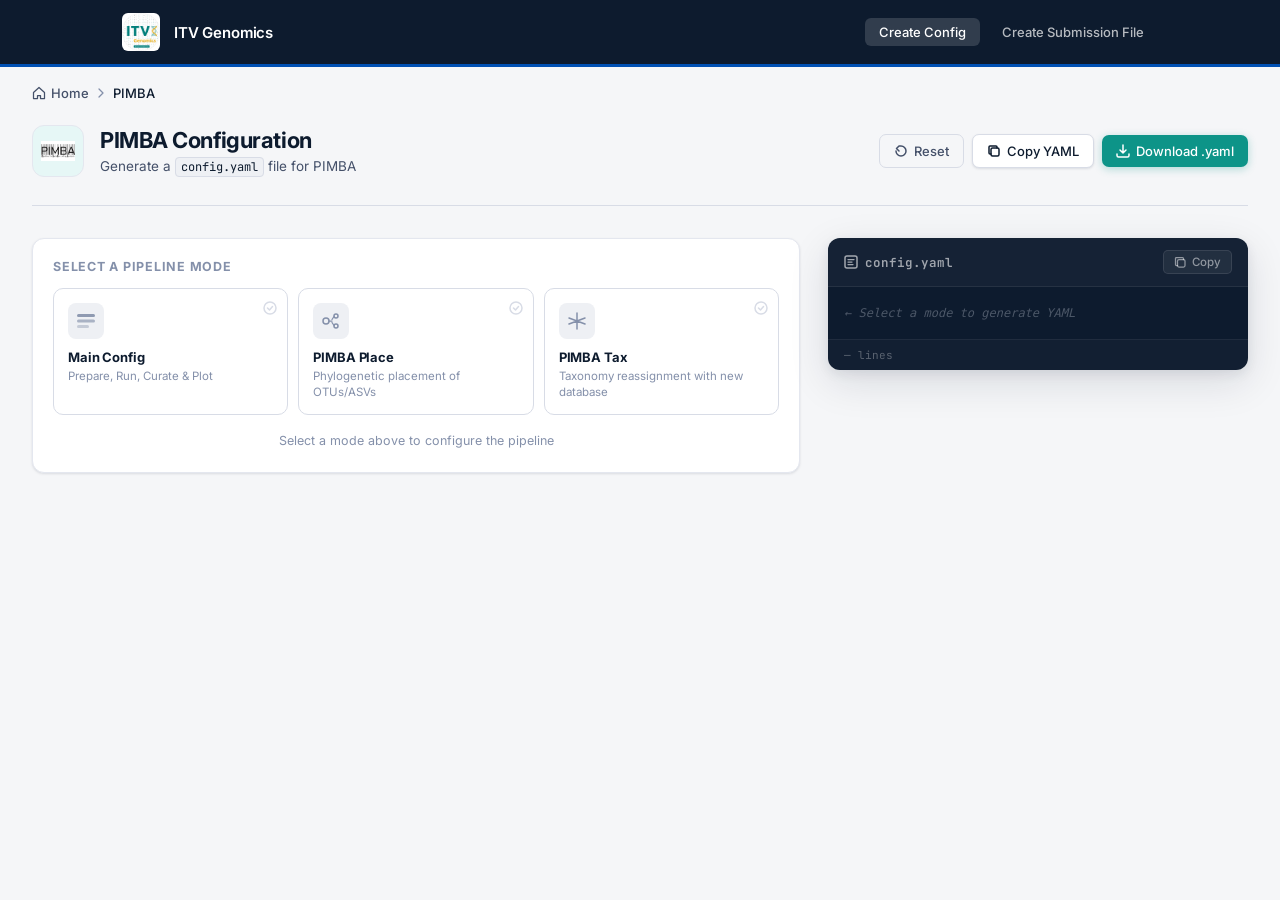
<file: pimba/index.html>
<!DOCTYPE html>
<html lang="en">

<head>
  <meta charset="UTF-8" />
  <meta name="viewport" content="width=device-width, initial-scale=1.0" />
  <meta name="description"
    content="PIMBA YAML configuration generator — Main Config, PIMBA Place, and PIMBA Tax modes." />
  <title>PIMBA — Pipeline Config Generator</title>
  <link rel="preconnect" href="https://fonts.googleapis.com" />
  <link rel="preconnect" href="https://fonts.gstatic.com" crossorigin />
  <link
    href="https://fonts.googleapis.com/css2?family=Inter:wght@300;400;500;600;700;800&family=JetBrains+Mono:wght@400;500&display=swap"
    rel="stylesheet" />
  <link rel="stylesheet" href="../style.css" />
  <link rel="stylesheet" href="pimba.css" />
</head>

<body>

  <!-- Top Nav -->
  <nav class="top-bar" role="navigation" aria-label="Site header">
    <div class="top-bar-inner">
      <div class="brand-icon" aria-hidden="true">
        <img src="../assets/itvgenomics.png" alt="ITV Genomics logo"
          onerror="this.style.display='none';this.nextElementSibling.style.display='flex'"
          style="width:38px;height:38px;object-fit:contain;border-radius:6px;" />
        <svg style="display:none" width="22" height="22" viewBox="0 0 22 22" fill="none">
          <rect x="1" y="5" width="4" height="12" rx="2" fill="white" />
          <rect x="7" y="2" width="4" height="15" rx="2" fill="white" opacity="0.8" />
          <rect x="13" y="6" width="4" height="10" rx="2" fill="white" opacity="0.6" />
          <rect x="19" y="3" width="3" height="14" rx="1.5" fill="white" opacity="0.4" />
        </svg>
      </div>
      <span class="brand-name">ITV Genomics</span>
      <div class="nav-spacer"></div>
      <div class="nav-links">
        <a href="../index.html" class="nav-btn active">Create Config</a>
        <a href="../submission.html" class="nav-btn">Create Submission File</a>
      </div>
    </div>
  </nav>

  <div class="page-wrapper pc-page-wrapper">

    <!-- Breadcrumb -->
    <nav class="pc-breadcrumb" aria-label="Breadcrumb">
      <a href="../index.html" class="pc-breadcrumb-link">
        <svg width="14" height="14" viewBox="0 0 14 14" fill="none" aria-hidden="true">
          <path d="M7 1.5L1.5 6.5V12.5H5.5V9.5H8.5V12.5H12.5V6.5L7 1.5Z" stroke="currentColor" stroke-width="1.25"
            stroke-linejoin="round" />
        </svg>
        Home
      </a>
      <svg width="12" height="12" viewBox="0 0 12 12" fill="none" aria-hidden="true">
        <path d="M4 2l4 4-4 4" stroke="currentColor" stroke-width="1.25" stroke-linecap="round"
          stroke-linejoin="round" />
      </svg>
      <span class="pc-breadcrumb-current">PIMBA</span>
    </nav>

    <!-- Page Header -->
    <div class="pc-page-header">
      <div class="pc-pipeline-logo">
        <img src="../assets/pimba.png" alt="PIMBA logo"
          onerror="this.style.display='none';this.nextElementSibling.style.display='flex'" />
        <div class="pc-logo-fallback" style="display:none" aria-hidden="true">
          <svg width="28" height="28" viewBox="0 0 28 28" fill="none">
            <circle cx="7" cy="14" r="4" fill="currentColor" opacity="0.9" />
            <circle cx="14" cy="7" r="3" fill="currentColor" opacity="0.7" />
            <circle cx="21" cy="14" r="4" fill="currentColor" opacity="0.5" />
            <path d="M11 14h6M14 10v8" stroke="currentColor" stroke-width="1.5" stroke-linecap="round" />
          </svg>
        </div>
      </div>
      <div class="pc-header-text">
        <h1>PIMBA Configuration</h1>
        <p>Generate a <code>config.yaml</code> file for PIMBA</p>
      </div>
      <div class="pc-header-actions">
        <button id="btn-reset" class="pc-btn pc-btn-ghost" title="Reset all fields">
          <svg width="14" height="14" viewBox="0 0 14 14" fill="none">
            <path d="M2 7a5 5 0 105-5H5M5 2L2.5 4.5 5 7" stroke="currentColor" stroke-width="1.5"
              stroke-linecap="round" stroke-linejoin="round" />
          </svg>
          Reset
        </button>
        <button id="btn-copy" class="pc-btn pc-btn-secondary">
          <svg width="14" height="14" viewBox="0 0 14 14" fill="none">
            <rect x="4" y="4" width="8" height="8" rx="1.5" stroke="currentColor" stroke-width="1.5" />
            <path d="M10 4V3a1 1 0 00-1-1H3a1 1 0 00-1 1v6a1 1 0 001 1h1" stroke="currentColor" stroke-width="1.5"
              stroke-linecap="round" />
          </svg>
          Copy YAML
        </button>
        <button id="btn-download" class="pc-btn pc-btn-primary">
          <svg width="14" height="14" viewBox="0 0 14 14" fill="none">
            <path d="M7 1v8M4 6l3 3 3-3M1 10v1.5A1.5 1.5 0 002.5 13h9a1.5 1.5 0 001.5-1.5V10" stroke="currentColor"
              stroke-width="1.5" stroke-linecap="round" stroke-linejoin="round" />
          </svg>
          Download .yaml
        </button>
      </div>
    </div>

    <!-- Editor Layout -->
    <div class="pc-editor-layout" id="editor-layout">

      <!-- ======= FORM PANEL ======= -->
      <div class="pc-form-panel" id="form-panel">

        <!-- ─────────────────────────────────────────── -->
        <!-- MODE SELECTOR                              -->
        <!-- ─────────────────────────────────────────── -->
        <section class="pc-mode-section" id="section-mode">
          <div class="pc-mode-label">Select a pipeline mode</div>
          <div class="pc-mode-cards" role="radiogroup" aria-label="Pipeline mode">

            <label class="pc-mode-card" id="mc-main">
              <input type="radio" name="pimba_mode" value="main" />
              <div class="pc-mode-card-inner">
                <div class="pc-mode-icon">
                  <svg width="22" height="22" viewBox="0 0 22 22" fill="none" aria-hidden="true">
                    <rect x="2" y="4" width="18" height="3" rx="1.5" fill="currentColor" opacity="0.9" />
                    <rect x="2" y="9.5" width="18" height="3" rx="1.5" fill="currentColor" opacity="0.65" />
                    <rect x="2" y="15" width="12" height="3" rx="1.5" fill="currentColor" opacity="0.4" />
                  </svg>
                </div>
                <div class="pc-mode-card-body">
                  <span class="pc-mode-title">Main Config</span>
                  <span class="pc-mode-desc">Prepare, Run, Curate &amp; Plot</span>
                </div>
                <div class="pc-mode-check" aria-hidden="true">
                  <svg width="14" height="14" viewBox="0 0 14 14" fill="none">
                    <circle cx="7" cy="7" r="6" stroke="currentColor" stroke-width="1.5" />
                    <path d="M4.5 7l2 2 3-3.5" stroke="currentColor" stroke-width="1.5" stroke-linecap="round"
                      stroke-linejoin="round" />
                  </svg>
                </div>
              </div>
            </label>

            <label class="pc-mode-card" id="mc-place">
              <input type="radio" name="pimba_mode" value="place" />
              <div class="pc-mode-card-inner">
                <div class="pc-mode-icon">
                  <svg width="22" height="22" viewBox="0 0 22 22" fill="none" aria-hidden="true">
                    <circle cx="6" cy="11" r="3" stroke="currentColor" stroke-width="1.5" />
                    <circle cx="16" cy="6" r="2" stroke="currentColor" stroke-width="1.5" />
                    <circle cx="16" cy="16" r="2" stroke="currentColor" stroke-width="1.5" />
                    <path d="M9 11h3M14 6.5l-2 3M14 15.5l-2-3" stroke="currentColor" stroke-width="1.25"
                      stroke-linecap="round" />
                  </svg>
                </div>
                <div class="pc-mode-card-body">
                  <span class="pc-mode-title">PIMBA Place</span>
                  <span class="pc-mode-desc">Phylogenetic placement of OTUs/ASVs</span>
                </div>
                <div class="pc-mode-check" aria-hidden="true">
                  <svg width="14" height="14" viewBox="0 0 14 14" fill="none">
                    <circle cx="7" cy="7" r="6" stroke="currentColor" stroke-width="1.5" />
                    <path d="M4.5 7l2 2 3-3.5" stroke="currentColor" stroke-width="1.5" stroke-linecap="round"
                      stroke-linejoin="round" />
                  </svg>
                </div>
              </div>
            </label>

            <label class="pc-mode-card" id="mc-tax">
              <input type="radio" name="pimba_mode" value="tax" />
              <div class="pc-mode-card-inner">
                <div class="pc-mode-icon">
                  <svg width="22" height="22" viewBox="0 0 22 22" fill="none" aria-hidden="true">
                    <path d="M11 3v16M3 8l8 3M19 8l-8 3M3 14l8-3M19 14l-8-3" stroke="currentColor" stroke-width="1.5"
                      stroke-linecap="round" stroke-linejoin="round" />
                  </svg>
                </div>
                <div class="pc-mode-card-body">
                  <span class="pc-mode-title">PIMBA Tax</span>
                  <span class="pc-mode-desc">Taxonomy reassignment with new database</span>
                </div>
                <div class="pc-mode-check" aria-hidden="true">
                  <svg width="14" height="14" viewBox="0 0 14 14" fill="none">
                    <circle cx="7" cy="7" r="6" stroke="currentColor" stroke-width="1.5" />
                    <path d="M4.5 7l2 2 3-3.5" stroke="currentColor" stroke-width="1.5" stroke-linecap="round"
                      stroke-linejoin="round" />
                  </svg>
                </div>
              </div>
            </label>

          </div>
          <!-- Mode hint (hidden after selection) -->
          <p class="pc-mode-hint" id="mode-hint">Select a mode above to configure the pipeline</p>
        </section>


        <!-- ─────────────────────────────────────────── -->
        <!-- SECTION: Singularity Storage               -->
        <!-- (main + tax modes)                         -->
        <!-- ─────────────────────────────────────────── -->
        <section class="pc-form-section pc-section-hidden" id="section-singularity" aria-hidden="true">
          <div class="pc-section-header">
            <div class="pc-section-step" id="step-singularity">1</div>
            <div class="pc-section-header-text">
              <h2 class="pc-section-title">Singularity Storage</h2>
              <p class="pc-section-desc">Directories for container images, cache, and temp files</p>
            </div>
          </div>
          <div class="pc-section-body">

            <div class="pc-field-group" id="fg-sif-dir">
              <label class="pc-field-label" for="f-sif-dir">
                SIF Directory <span class="pc-field-req" title="Required">*</span>
              </label>
              <p class="pc-field-hint">Directory for Singularity Image Format (<code>.sif</code>) files. Use an
                absolute path.</p>
              <input class="pc-field-input" type="text" id="f-sif-dir"
                placeholder="/path/to/pimba/sif_files/" autocomplete="off" />
            </div>

            <div class="pc-field-row">
              <div class="pc-field-group" id="fg-cache-dir">
                <label class="pc-field-label" for="f-cache-dir">Cache Directory</label>
                <p class="pc-field-hint">Singularity layer cache. Can grow large during image downloads.</p>
                <input class="pc-field-input" type="text" id="f-cache-dir"
                  placeholder="/path/to/pimba/singularity/" autocomplete="off" />
              </div>
              <div class="pc-field-group" id="fg-temp-dir">
                <label class="pc-field-label" for="f-temp-dir">Temp Directory</label>
                <p class="pc-field-hint">Temporary files during container operations. Prefer a fast local
                  filesystem.</p>
                <input class="pc-field-input" type="text" id="f-temp-dir"
                  placeholder="/path/to/pimba/tmp/" autocomplete="off" />
              </div>
            </div>

          </div>
        </section>


        <!-- ─────────────────────────────────────────── -->
        <!-- SECTION: Computational Resources           -->
        <!-- (main + tax modes)                         -->
        <!-- ─────────────────────────────────────────── -->
        <section class="pc-form-section pc-section-hidden" id="section-resources" aria-hidden="true">
          <div class="pc-section-header">
            <div class="pc-section-step" id="step-resources">2</div>
            <div class="pc-section-header-text">
              <h2 class="pc-section-title">Computational Resources</h2>
              <p class="pc-section-desc">CPU thread allocation for parallel tasks</p>
            </div>
          </div>
          <div class="pc-section-body">

            <div class="pc-field-group" id="fg-num-threads" style="max-width: 200px;">
              <label class="pc-field-label" for="f-num-threads">
                CPU Threads <span class="pc-field-req" title="Required">*</span>
              </label>
              <p class="pc-field-hint">Must match the <code>-t</code> value passed to the launcher.</p>
              <input class="pc-field-input" type="number" id="f-num-threads" min="1" max="256" placeholder="8" />
            </div>

          </div>
        </section>


        <!-- ─────────────────────────────────────────── -->
        <!-- SECTION: PIMBA Tax — Existing Dataset       -->
        <!-- (tax mode only)                            -->
        <!-- ─────────────────────────────────────────── -->
        <section class="pc-form-section pc-section-hidden" id="section-tax-inputs" aria-hidden="true">
          <div class="pc-section-header">
            <div class="pc-section-step">3</div>
            <div class="pc-section-header-text">
              <h2 class="pc-section-title">Existing Dataset Inputs</h2>
              <p class="pc-section-desc">OTU/ASV table, representative sequences, and processed reads from original
                PIMBA run</p>
            </div>
          </div>
          <div class="pc-section-body">

            <div class="pc-field-group" id="fg-fasta-file">
              <label class="pc-field-label" for="f-fasta-file">
                Representative FASTA <span class="pc-field-req" title="Required">*</span>
              </label>
              <p class="pc-field-hint">FASTA file of representative OTU/ASV sequences from the original run.</p>
              <input class="pc-field-input" type="text" id="f-fasta-file"
                placeholder="/path/to/AllSamples_97clust90assign/AllSamples_asvs.fasta" autocomplete="off" />
            </div>

            <div class="pc-field-group" id="fg-txt-table">
              <label class="pc-field-label" for="f-txt-table">
                OTU/ASV Abundance Table <span class="pc-field-req" title="Required">*</span>
              </label>
              <p class="pc-field-hint">Tab-delimited abundance table from the original PIMBA Run (<code>results/01-run/&lt;outputrun&gt;/</code>).</p>
              <input class="pc-field-input" type="text" id="f-txt-table"
                placeholder="/path/to/AllSamples_97clust90assign/AllSamples_asv_table.txt" autocomplete="off" />
            </div>

            <div class="pc-field-group" id="fg-raw-reads">
              <label class="pc-field-label" for="f-raw-reads">
                Processed Reads FASTA (<code>raw_reads</code>) <span class="pc-field-req" title="Required">*</span>
              </label>
              <p class="pc-field-hint">Processed reads from the original PIMBA Prepare step (<code>results/00-prepare/&lt;outputprepare&gt;.fasta</code>).</p>
              <input class="pc-field-input" type="text" id="f-raw-reads"
                placeholder="/path/to/results/00-prepare/AllSamples.fasta" autocomplete="off" />
            </div>

            <div class="pc-field-row">
              <div class="pc-field-group" id="fg-tax-outputprepare">
                <label class="pc-field-label" for="f-tax-outputprepare">Prepare Base Name (<code>outputprepare</code>)</label>
                <p class="pc-field-hint">Base name of the processed-read FASTA — without <code>.fasta</code>.</p>
                <input class="pc-field-input" type="text" id="f-tax-outputprepare"
                  placeholder="AllSamples" autocomplete="off" />
              </div>
              <div class="pc-field-group" id="fg-tax-outputrun">
                <label class="pc-field-label" for="f-tax-outputrun">Output Folder Name (<code>outputrun</code>)</label>
                <p class="pc-field-hint">Name for the Tax output directory, e.g. <code>AllSamples_97clust90assign_RDP</code>.</p>
                <input class="pc-field-input" type="text" id="f-tax-outputrun"
                  placeholder="AllSamples_97clust90assign_RDP" autocomplete="off" />
              </div>
            </div>

          </div>
        </section>


        <!-- ─────────────────────────────────────────── -->
        <!-- SECTION: Prepare — General                 -->
        <!-- (main mode only)                           -->
        <!-- ─────────────────────────────────────────── -->
        <section class="pc-form-section pc-section-hidden" id="section-prepare-general" aria-hidden="true">
          <div class="pc-section-header">
            <div class="pc-section-step">3</div>
            <div class="pc-section-header-text">
              <h2 class="pc-section-title">Prepare — General</h2>
              <p class="pc-section-desc">Read-quality filtering and output naming</p>
            </div>
          </div>
          <div class="pc-section-body">

            <div class="pc-field-row">
              <div class="pc-field-group" id="fg-minlength">
                <label class="pc-field-label" for="f-minlength">Min Read Length (nt)</label>
                <p class="pc-field-hint">Reads shorter than this are discarded after quality filtering.</p>
                <input class="pc-field-input" type="number" id="f-minlength" min="1" placeholder="100" />
              </div>
              <div class="pc-field-group" id="fg-minphred">
                <label class="pc-field-label" for="f-minphred">Min PHRED Quality</label>
                <p class="pc-field-hint">20 = 1% base-call error probability. Higher is stricter.</p>
                <input class="pc-field-input" type="number" id="f-minphred" min="1" max="40" placeholder="20" />
              </div>
            </div>

            <div class="pc-field-group" id="fg-outputprepare">
              <label class="pc-field-label" for="f-outputprepare">Output FASTA Base Name</label>
              <p class="pc-field-hint">Base name without extension. PIMBA appends <code>.fasta</code>
                automatically.</p>
              <input class="pc-field-input" type="text" id="f-outputprepare" placeholder="AllSamples"
                autocomplete="off" />
            </div>

          </div>
        </section>


        <!-- ─────────────────────────────────────────── -->
        <!-- SECTION: Prepare — Input Mode              -->
        <!-- (main mode only)                           -->
        <!-- ─────────────────────────────────────────── -->
        <section class="pc-form-section pc-section-hidden" id="section-prepare-mode" aria-hidden="true">
          <div class="pc-section-header">
            <div class="pc-section-step">4</div>
            <div class="pc-section-header-text">
              <h2 class="pc-section-title">Prepare — Input Strategy</h2>
              <p class="pc-section-desc">Raw read type and mode-specific preprocessing options</p>
            </div>
            <span class="pc-section-badge" id="prepare-mode-badge">—</span>
          </div>
          <div class="pc-section-body">

            <!-- Sub-mode selector -->
            <div>
              <div class="pc-mode-label" style="margin-bottom: 10px;">Prepare mode (matches <code style="font-family: 'JetBrains Mono',monospace;font-size:11px;">-p</code> flag)</div>
              <div class="pc-toggle-group" role="radiogroup" aria-label="Prepare mode">
                <button class="pc-toggle-btn active" id="ptoggle-paired" data-prepare="paired_end" type="button">
                  Paired-end
                </button>
                <button class="pc-toggle-btn" id="ptoggle-single" data-prepare="single_index" type="button">
                  Single Index
                </button>
                <button class="pc-toggle-btn" id="ptoggle-dual" data-prepare="dual_index" type="button">
                  Dual Index
                </button>
              </div>
            </div>

            <!-- Paired-end fields -->
            <div id="group-paired" class="pc-conditional-group">

              <div class="pc-field-group" id="fg-rawdatadir">
                <label class="pc-field-label" for="f-rawdatadir">
                  Raw Data Directory <span class="pc-field-req" title="Required">*</span>
                </label>
                <p class="pc-field-hint">Directory containing the paired-end FASTQ files (R1 &amp; R2).</p>
                <input class="pc-field-input" type="text" id="f-rawdatadir"
                  placeholder="/path/to/rawdata/" autocomplete="off" />
              </div>

              <div class="pc-field-group" id="fg-adapters">
                <label class="pc-field-label" for="f-adapters">Adapters File</label>
                <p class="pc-field-hint">Path to the adapter-definition file (e.g.
                  <code>resources/adapters.txt</code>).</p>
                <input class="pc-field-input" type="text" id="f-adapters"
                  placeholder="/path/to/resources/adapters.txt" autocomplete="off" />
              </div>

              <div class="pc-field-row">
                <div class="pc-field-group" id="fg-minoverlap">
                  <label class="pc-field-label" for="f-minoverlap">Min Overlap (bp)</label>
                  <p class="pc-field-hint">Minimum overlapping nucleotides to merge paired reads.</p>
                  <input class="pc-field-input" type="number" id="f-minoverlap" min="1" placeholder="10" />
                </div>
                <div class="pc-field-group" id="fg-minsim">
                  <label class="pc-field-label" for="f-minsim">Min Similarity (fraction)</label>
                  <p class="pc-field-hint">Overlap identity for OverlapPER (e.g. <code>0.9</code> = 90%).</p>
                  <input class="pc-field-input" type="number" id="f-minsim" min="0" max="1" step="0.01"
                    placeholder="0.9" />
                </div>
              </div>

              <div class="pc-field-group" id="fg-merger">
                <label class="pc-field-label" for="f-merger">Merger Program</label>
                <p class="pc-field-hint">Tool for merging paired reads.</p>
                <select class="pc-field-select" id="f-merger">
                  <option value="pear">pear</option>
                  <option value="overlapper">overlapper</option>
                </select>
              </div>

            </div>

            <!-- Single Index fields -->
            <div id="group-single" class="pc-conditional-group hidden">

              <div class="pc-field-group" id="fg-raw-fastq-single">
                <label class="pc-field-label" for="f-raw-fastq-single">
                  Raw FASTQ File <span class="pc-field-req" title="Required">*</span>
                </label>
                <p class="pc-field-hint">Path to the single raw FASTQ file.</p>
                <input class="pc-field-input" type="text" id="f-raw-fastq-single"
                  placeholder="/path/to/reads.fastq.gz" autocomplete="off" />
              </div>

              <div class="pc-field-row">
                <div class="pc-field-group" id="fg-prefix">
                  <label class="pc-field-label" for="f-prefix">Prefix</label>
                  <p class="pc-field-hint">Dataset identifier for demultiplexed output files.</p>
                  <input class="pc-field-input" type="text" id="f-prefix" placeholder="MySample"
                    autocomplete="off" />
                </div>
                <div class="pc-field-group" id="fg-singleadapter">
                  <label class="pc-field-label" for="f-singleadapter">Adapter Sequence</label>
                  <p class="pc-field-hint">Nucleotide sequence of the adapter (not a file path).</p>
                  <input class="pc-field-input" type="text" id="f-singleadapter" placeholder="AGATCGGAAGAGC"
                    autocomplete="off" />
                </div>
              </div>

              <div class="pc-field-group" id="fg-barcodes-5end-txt">
                <label class="pc-field-label" for="f-barcodes-5end-txt">5′ Barcodes TXT</label>
                <p class="pc-field-hint">Text file describing 5′-end barcodes.</p>
                <input class="pc-field-input" type="text" id="f-barcodes-5end-txt"
                  placeholder="/path/to/barcodes_5end.txt" autocomplete="off" />
              </div>

              <div class="pc-field-group" id="fg-barcodes-5end-fasta">
                <label class="pc-field-label" for="f-barcodes-5end-fasta">5′ Barcodes FASTA</label>
                <p class="pc-field-hint">FASTA representation corresponding to the 5′ barcodes TXT.</p>
                <input class="pc-field-input" type="text" id="f-barcodes-5end-fasta"
                  placeholder="/path/to/barcodes_5end.fasta" autocomplete="off" />
              </div>

            </div>

            <!-- Dual Index fields -->
            <div id="group-dual" class="pc-conditional-group hidden">

              <div class="pc-field-group" id="fg-raw-fastq-dual">
                <label class="pc-field-label" for="f-raw-fastq-dual">
                  Raw FASTQ File <span class="pc-field-req" title="Required">*</span>
                </label>
                <p class="pc-field-hint">Path to the single raw FASTQ file (dual-index mode).</p>
                <input class="pc-field-input" type="text" id="f-raw-fastq-dual"
                  placeholder="/path/to/reads.fastq.gz" autocomplete="off" />
              </div>

              <div class="pc-field-row">
                <div class="pc-field-group" id="fg-forward-adapter">
                  <label class="pc-field-label" for="f-forward-adapter">Forward Primer/Adapter</label>
                  <p class="pc-field-hint">Forward primer or adapter nucleotide sequence.</p>
                  <input class="pc-field-input" type="text" id="f-forward-adapter" placeholder="GGWACWGGWTGAACWGTWTAYCCYCC"
                    autocomplete="off" />
                </div>
                <div class="pc-field-group" id="fg-reverse-adapter">
                  <label class="pc-field-label" for="f-reverse-adapter">Reverse Primer/Adapter</label>
                  <p class="pc-field-hint">Reverse primer or adapter nucleotide sequence.</p>
                  <input class="pc-field-input" type="text" id="f-reverse-adapter" placeholder="TANACYTCNGGRTGNCCRAARAAYCA"
                    autocomplete="off" />
                </div>
              </div>

              <div class="pc-subsection-divider"><span>5′ Barcodes</span></div>
              <div class="pc-field-row">
                <div class="pc-field-group" id="fg-dual-barcodes-5end-txt">
                  <label class="pc-field-label" for="f-dual-barcodes-5end-txt">5′ Barcodes TXT</label>
                  <input class="pc-field-input" type="text" id="f-dual-barcodes-5end-txt"
                    placeholder="/path/to/barcodes_5end.txt" autocomplete="off" />
                </div>
                <div class="pc-field-group" id="fg-dual-barcodes-5end-dir">
                  <label class="pc-field-label" for="f-dual-barcodes-5end-dir">5′ Barcodes Directory</label>
                  <p class="pc-field-hint">Directory with 5′ barcode FASTA and TXT files.</p>
                  <input class="pc-field-input" type="text" id="f-dual-barcodes-5end-dir"
                    placeholder="/path/to/barcodes_5end_dir/" autocomplete="off" />
                </div>
              </div>

              <div class="pc-subsection-divider"><span>3′ Barcodes</span></div>
              <div class="pc-field-row">
                <div class="pc-field-group" id="fg-barcodes-3end-txt">
                  <label class="pc-field-label" for="f-barcodes-3end-txt">3′ Barcodes TXT</label>
                  <input class="pc-field-input" type="text" id="f-barcodes-3end-txt"
                    placeholder="/path/to/barcodes_3end.txt" autocomplete="off" />
                </div>
                <div class="pc-field-group" id="fg-barcodes-3end-rev">
                  <label class="pc-field-label" for="f-barcodes-3end-rev">3′ Barcodes Rev-Comp</label>
                  <input class="pc-field-input" type="text" id="f-barcodes-3end-rev"
                    placeholder="/path/to/barcodes_3end_rev.txt" autocomplete="off" />
                </div>
              </div>
              <div class="pc-field-group" id="fg-barcodes-3end-fasta">
                <label class="pc-field-label" for="f-barcodes-3end-fasta">3′ Barcodes FASTA</label>
                <input class="pc-field-input" type="text" id="f-barcodes-3end-fasta"
                  placeholder="/path/to/barcodes_3end.fasta" autocomplete="off" />
              </div>

            </div>

          </div>
        </section>


        <!-- ─────────────────────────────────────────── -->
        <!-- SECTION: Run — OTU/ASV Inference           -->
        <!-- (main + tax modes)                         -->
        <!-- ─────────────────────────────────────────── -->
        <section class="pc-form-section pc-section-hidden" id="section-run" aria-hidden="true">
          <div class="pc-section-header">
            <div class="pc-section-step" id="step-run">5</div>
            <div class="pc-section-header-text">
              <h2 class="pc-section-title">Run — OTU/ASV Inference</h2>
              <p class="pc-section-desc">Clustering strategy, similarity thresholds, and taxonomic assignment</p>
            </div>
          </div>
          <div class="pc-section-body">

            <!-- Output name (main only) -->
            <div id="group-outputrun" class="pc-conditional-group">
              <div class="pc-field-group">
                <label class="pc-field-label" for="f-outputrun">Output Folder Name</label>
                <p class="pc-field-hint">Descriptive name for the Run output directory, e.g.
                  <code>AllSamples_97clust90assign</code>.</p>
                <input class="pc-field-input" type="text" id="f-outputrun"
                  placeholder="AllSamples_97clust90assign" autocomplete="off" />
              </div>
            </div>

            <div class="pc-field-row">
              <div class="pc-field-group" id="fg-strategy">
                <label class="pc-field-label" for="f-strategy">Sequence Strategy</label>
                <p class="pc-field-hint"><code>otu</code> = VSEARCH clustering; <code>asv</code> = Swarm
                  variants.</p>
                <select class="pc-field-select" id="f-strategy">
                  <option value="otu">otu — OTU clustering (VSEARCH)</option>
                  <option value="asv">asv — ASV inference (Swarm)</option>
                </select>
              </div>
              <div class="pc-field-group" id="fg-marker-gene">
                <label class="pc-field-label" for="f-marker-gene">Marker Gene / Database</label>
                <p class="pc-field-hint">Built-in DB or path to custom database directory.</p>
                <select class="pc-field-select" id="f-marker-gene">
                  <option value="COI-BOLD">COI-BOLD</option>
                  <option value="COI-NCBI">COI-NCBI</option>
                  <option value="16S-SILVA">16S-SILVA</option>
                  <option value="16S-GREENGENES">16S-GREENGENES</option>
                  <option value="16S-RDP">16S-RDP</option>
                  <option value="16S-NCBI">16S-NCBI</option>
                  <option value="ITS-PLANTS-NCBI">ITS-PLANTS-NCBI</option>
                  <option value="ITS-FUNGI-UNITE">ITS-FUNGI-UNITE</option>
                  <option value="ITS-FUNGI-NCBI">ITS-FUNGI-NCBI</option>
                  <option value="ALL-NCBI">ALL-NCBI</option>
                  <option value="Custom">Custom</option>
                </select>
              </div>

            </div>

            <div class="pc-field-row-3">
              <div class="pc-field-group" id="fg-otu-similarity">
                <label class="pc-field-label" for="f-otu-similarity">OTU Similarity</label>
                <p class="pc-field-hint">Clustering identity (fraction). 0.97 = 97%.</p>
                <input class="pc-field-input" type="number" id="f-otu-similarity" min="0" max="1" step="0.01"
                  placeholder="0.97" />
              </div>
              <div class="pc-field-group" id="fg-assign-similarity">
                <label class="pc-field-label" for="f-assign-similarity">Assignment Similarity</label>
                <p class="pc-field-hint">Min identity for taxonomic assignment (fraction).</p>
                <input class="pc-field-input" type="number" id="f-assign-similarity" min="0" max="1" step="0.01"
                  placeholder="0.9" />
              </div>
              <div class="pc-field-group" id="fg-mincoverage">
                <label class="pc-field-label" for="f-mincoverage">Min Query Coverage</label>
                <p class="pc-field-hint">Min fraction of query covered by alignment.</p>
                <input class="pc-field-input" type="number" id="f-mincoverage" min="0" max="1" step="0.01"
                  placeholder="0.9" />
              </div>
            </div>

            <div class="pc-field-row">
              <div class="pc-field-group" id="fg-otu-length">
                <label class="pc-field-label" for="f-otu-length">Target Sequence Length (nt)</label>
                <p class="pc-field-hint">0 = disable trimming. Otherwise sequences are trimmed to this
                  length.</p>
                <input class="pc-field-input" type="number" id="f-otu-length" min="0" placeholder="200" />
              </div>
              <div class="pc-field-group" id="fg-hits-per-subject">
                <label class="pc-field-label" for="f-hits-per-subject">Hits per Subject</label>
                <p class="pc-field-hint">1 = best hit. >1 enables multi-hit curation (requires
                  <code>mode: multi</code>).</p>
                <input class="pc-field-input" type="number" id="f-hits-per-subject" min="1" placeholder="1" />
              </div>
            </div>

            <div class="pc-field-row-3">
              <div class="pc-field-group" id="fg-e-value">
                <label class="pc-field-label" for="f-e-value">BLAST E-value</label>
                <p class="pc-field-hint">Expectation-value threshold (e.g. <code>0.001</code>).</p>
                <input class="pc-field-input" type="text" id="f-e-value" placeholder="0.001" autocomplete="off" />
              </div>
              <div class="pc-field-group" id="fg-blast-type">
                <label class="pc-field-label" for="f-blast-type">BLAST Task</label>
                <select class="pc-field-select" id="f-blast-type">
                  <option value="megablast">megablast</option>
                  <option value="blastn-short">blastn-short</option>
                </select>
              </div>
              <div class="pc-field-group" id="fg-db-type">
                <label class="pc-field-label" for="f-db-type">NCBI DB Type</label>
                <p class="pc-field-hint">e.g. <code>nt</code> or <code>core_nt</code>.</p>
                <input class="pc-field-input" type="text" id="f-db-type" placeholder="nt" autocomplete="off" />
              </div>
            </div>

            <div class="pc-subsection-divider"><span>Flags</span></div>
            <div class="pc-field-row">
              <div class="pc-field-group" id="fg-lulu">
                <label class="pc-field-label" for="f-lulu">LULU Curation</label>
                <p class="pc-field-hint">Run LULU post-clustering curation to remove erroneous OTUs/ASVs.</p>
                <select class="pc-field-select" id="f-lulu">
                  <option value="no">no</option>
                  <option value="yes">yes</option>
                </select>
              </div>
              <div class="pc-field-group" id="fg-ITS">
                <label class="pc-field-label" for="f-ITS">ITS Marker</label>
                <p class="pc-field-hint">Enable ITS-specific processing (yes/no).</p>
                <select class="pc-field-select" id="f-ITS">
                  <option value="no">no</option>
                  <option value="yes">yes</option>
                </select>
              </div>
              <div class="pc-field-group" id="fg-remote">
                <label class="pc-field-label" for="f-remote">Remote BLAST</label>
                <p class="pc-field-hint">Use NCBI remote BLAST instead of a local database.</p>
                <select class="pc-field-select" id="f-remote">
                  <option value="yes">yes — remote NCBI</option>
                  <option value="no">no — local database</option>
                </select>
              </div>
            </div>

          </div>
        </section>


        <!-- ─────────────────────────────────────────── -->
        <!-- SECTION: Reference Databases               -->
        <!-- (main + tax modes)                         -->
        <!-- ─────────────────────────────────────────── -->
        <section class="pc-form-section pc-section-hidden" id="section-databases" aria-hidden="true">
          <div class="pc-section-header">
            <div class="pc-section-step" id="step-databases">6</div>
            <div class="pc-section-header-text">
              <h2 class="pc-section-title">Reference Databases</h2>
              <p class="pc-section-desc">Absolute paths to downloaded reference database directories</p>
            </div>
            <span class="pc-section-badge" id="db-badge">—</span>
          </div>
          <div class="pc-section-body">

            <div class="pc-field-group hidden" id="fg-custom-db-path">
              <label class="pc-field-label" for="f-custom-db-path">Custom Database Path <span class="pc-field-req" title="Required">*</span></label>
              <p class="pc-field-hint">Absolute path to your custom reference database.</p>
              <input class="pc-field-input" type="text" id="f-custom-db-path" placeholder="/path/to/custom_db/" autocomplete="off" />
            </div>

            <div class="pc-field-group" id="fg-coi-bold-db">
              <label class="pc-field-label" for="f-coi-bold-db">COI-BOLD Database</label>
              <p class="pc-field-hint">Required when <code>marker_gene: COI-BOLD</code>.</p>
              <input class="pc-field-input" type="text" id="f-coi-bold-db" placeholder="/path/to/COI_BOLD/"
                autocomplete="off" />
            </div>

            <div class="pc-field-row">
              <div class="pc-field-group" id="fg-silva-db">
                <label class="pc-field-label" for="f-silva-db">16S-SILVA Database</label>
                <input class="pc-field-input" type="text" id="f-silva-db" placeholder="/path/to/SILVA/"
                  autocomplete="off" />
              </div>
              <div class="pc-field-group" id="fg-greengenes-db">
                <label class="pc-field-label" for="f-greengenes-db">16S-GREENGENES Database</label>
                <input class="pc-field-input" type="text" id="f-greengenes-db" placeholder="/path/to/GREENGENES/"
                  autocomplete="off" />
              </div>
            </div>

            <div class="pc-field-row">
              <div class="pc-field-group" id="fg-rdp-db">
                <label class="pc-field-label" for="f-rdp-db">16S-RDP Database</label>
                <input class="pc-field-input" type="text" id="f-rdp-db" placeholder="/path/to/RDP/"
                  autocomplete="off" />
              </div>
              <div class="pc-field-group" id="fg-ncbi-db">
                <label class="pc-field-label" for="f-ncbi-db">NCBI Local BLAST Database</label>
                <p class="pc-field-hint">Required for local NCBI analyses.</p>
                <input class="pc-field-input" type="text" id="f-ncbi-db" placeholder="/path/to/NCBI_DB/"
                  autocomplete="off" />
              </div>
            </div>

            <div class="pc-field-row">
              <div class="pc-field-group" id="fg-its-fungi-unite-db">
                <label class="pc-field-label" for="f-its-fungi-unite-db">ITS-FUNGI-UNITE Database</label>
                <input class="pc-field-input" type="text" id="f-its-fungi-unite-db"
                  placeholder="/path/to/UNITE/" autocomplete="off" />
              </div>
              <div class="pc-field-group" id="fg-taxdump">
                <label class="pc-field-label" for="f-taxdump">NCBI Taxdump Directory</label>
                <p class="pc-field-hint">Extracted <code>new_taxdump.tar.gz</code>. Required for NCBI-based
                  taxonomy.</p>
                <input class="pc-field-input" type="text" id="f-taxdump" placeholder="/path/to/taxdump/"
                  autocomplete="off" />
              </div>
            </div>

          </div>
        </section>


        <!-- ─────────────────────────────────────────── -->
        <!-- SECTION: Curate                            -->
        <!-- (main + tax modes)                         -->
        <!-- ─────────────────────────────────────────── -->
        <section class="pc-form-section pc-section-hidden" id="section-curate" aria-hidden="true">
          <div class="pc-section-header">
            <div class="pc-section-step" id="step-curate">7</div>
            <div class="pc-section-header-text">
              <h2 class="pc-section-title">Curate</h2>
              <p class="pc-section-desc">Taxonomic standardization and BLAST-hit import mode</p>
            </div>
          </div>
          <div class="pc-section-body">

            <div class="pc-field-group" id="fg-ncbi-taxizedb">
              <label class="pc-field-label" for="f-ncbi-taxizedb">
                NCBI Taxizedb Directory <span class="pc-field-req" title="Required">*</span>
              </label>
              <p class="pc-field-hint">Directory containing the <code>taxizedb</code> SQLite database for
                species-name validation.</p>
              <input class="pc-field-input" type="text" id="f-ncbi-taxizedb" placeholder="/path/to/ncbi_taxizedb/"
                autocomplete="off" />
            </div>

            <div class="pc-field-group" id="fg-curate-mode" style="max-width: 280px;">
              <label class="pc-field-label" for="f-curate-mode">BLAST-hit Import Mode</label>
              <p class="pc-field-hint"><code>single</code> = top hit only. <code>multi</code> requires
                <code>hits_per_subject > 1</code>.</p>
              <select class="pc-field-select" id="f-curate-mode">
                <option value="single">single — best hit only</option>
                <option value="multi">multi — all hits</option>
              </select>
            </div>

          </div>
        </section>


        <!-- ─────────────────────────────────────────── -->
        <!-- SECTION: Plot                              -->
        <!-- (main mode only)                           -->
        <!-- ─────────────────────────────────────────── -->
        <section class="pc-form-section pc-section-hidden" id="section-plot" aria-hidden="true">
          <div class="pc-section-header">
            <div class="pc-section-step">8</div>
            <div class="pc-section-header-text">
              <h2 class="pc-section-title">Plot — Metadata &amp; Grouping</h2>
              <p class="pc-section-desc">Metadata file for downstream abundance and diversity visualizations</p>
            </div>
          </div>
          <div class="pc-section-body">

            <div class="pc-field-group" id="fg-metadata">
              <label class="pc-field-label" for="f-metadata">Metadata File</label>
              <p class="pc-field-hint">CSV/TSV file with sample identifiers matching the abundance table.</p>
              <input class="pc-field-input" type="text" id="f-metadata"
                placeholder="/path/to/mapping_file.csv" autocomplete="off" />
            </div>

            <div class="pc-field-group" id="fg-group-by" style="max-width: 300px;">
              <label class="pc-field-label" for="f-group-by">Group-by Column</label>
              <p class="pc-field-hint">Column header used to group samples. Use <code>False</code> to disable
                grouping.</p>
              <input class="pc-field-input" type="text" id="f-group-by" placeholder="Species"
                autocomplete="off" />
            </div>

          </div>
        </section>


        <!-- ─────────────────────────────────────────── -->
        <!-- SECTION: PIMBA Place — Input Data          -->
        <!-- ─────────────────────────────────────────── -->
        <section class="pc-form-section pc-section-hidden" id="section-place-input" aria-hidden="true">
          <div class="pc-section-header">
            <div class="pc-section-step">1</div>
            <div class="pc-section-header-text">
              <h2 class="pc-section-title">Input Data</h2>
              <p class="pc-section-desc">Query sequences and reference phylogenetic framework</p>
            </div>
          </div>
          <div class="pc-section-body">

            <div class="pc-field-group" id="fg-samples">
              <label class="pc-field-label" for="f-samples">Query FASTA Files</label>
              <p class="pc-field-hint">One absolute path per line. Each file is treated as a separate sample or
                placement dataset.</p>
              <textarea class="pc-field-input pc-field-textarea" id="f-samples" rows="3"
                placeholder="/path/to/AllSamples_unassigned_otus.fasta" spellcheck="false"></textarea>
            </div>

            <div class="pc-field-group" id="fg-reference-tree">
              <label class="pc-field-label" for="f-reference-tree">
                Reference Phylogenetic Tree <span class="pc-field-req" title="Required">*</span>
              </label>
              <p class="pc-field-hint">Newick format. Leaf names must exactly match the reference
                alignment.</p>
              <input class="pc-field-input" type="text" id="f-reference-tree"
                placeholder="/path/to/RAxML_bipartitions.newick" autocomplete="off" />
            </div>

            <div class="pc-field-group" id="fg-reference-alignment">
              <label class="pc-field-label" for="f-reference-alignment">
                Reference Alignment <span class="pc-field-req" title="Required">*</span>
              </label>
              <p class="pc-field-hint">Existing multiple-sequence alignment in FASTA format. Sequence identifiers
                must match the tree.</p>
              <input class="pc-field-input" type="text" id="f-reference-alignment"
                placeholder="/path/to/reference_aligned.fasta" autocomplete="off" />
            </div>

            <div class="pc-field-group" id="fg-taxonomy-file">
              <label class="pc-field-label" for="f-taxonomy-file">
                Taxonomy File <span class="pc-field-req" title="Required">*</span>
              </label>
              <p class="pc-field-hint">Tab-delimited file mapping each reference taxon to its full taxonomic
                path.</p>
              <input class="pc-field-input" type="text" id="f-taxonomy-file"
                placeholder="/path/to/taxonpath_final.tsv" autocomplete="off" />
            </div>

          </div>
        </section>


        <!-- ─────────────────────────────────────────── -->
        <!-- SECTION: PIMBA Place — Pipeline Settings   -->
        <!-- ─────────────────────────────────────────── -->
        <section class="pc-form-section pc-section-hidden" id="section-place-settings" aria-hidden="true">
          <div class="pc-section-header">
            <div class="pc-section-step">2</div>
            <div class="pc-section-header-text">
              <h2 class="pc-section-title">Pipeline Settings</h2>
              <p class="pc-section-desc">Sequence type, clustering, alignment, and placement tools</p>
            </div>
          </div>
          <div class="pc-section-body">

            <div class="pc-field-row">
              <div class="pc-field-group" id="fg-datatype">
                <label class="pc-field-label" for="f-datatype">Sequence Data Type</label>
                <select class="pc-field-select" id="f-datatype">
                  <option value="nt">nt — nucleotide (DNA amplicons)</option>
                  <option value="aa">aa — amino acid</option>
                </select>
              </div>
              <div class="pc-field-group" id="fg-use-chunkify">
                <label class="pc-field-label" for="f-use-chunkify">Use Chunkify</label>
                <p class="pc-field-hint">Recommended for large datasets. De-duplicates and balances query
                  chunks.</p>
                <select class="pc-field-select" id="f-use-chunkify">
                  <option value="True">True — enable chunkify</option>
                  <option value="False">False — disable chunkify</option>
                </select>
              </div>
            </div>

            <div class="pc-field-group" id="fg-clustering-tool">
              <label class="pc-field-label">Clustering Tool</label>
              <p class="pc-field-hint">One or more strategies applied before placement. Select all that
                apply.</p>
              <div class="pc-toggle-group">
                <button class="pc-toggle-btn active" id="ctoggle-no-clustering" data-cluster="no_clustering"
                  type="button">
                  no_clustering
                </button>
                <button class="pc-toggle-btn" id="ctoggle-swarm" data-cluster="swarm" type="button">
                  swarm
                </button>
              </div>
            </div>

            <div class="pc-field-row">
              <div class="pc-field-group" id="fg-alignment-tool">
                <label class="pc-field-label" for="f-alignment-tool">Alignment Tool</label>
                <select class="pc-field-select" id="f-alignment-tool">
                  <option value="hmmer">hmmer</option>
                </select>
              </div>
              <div class="pc-field-group" id="fg-placement-tool">
                <label class="pc-field-label" for="f-placement-tool">Placement Tool</label>
                <select class="pc-field-select" id="f-placement-tool">
                  <option value="epa-ng">epa-ng</option>
                </select>
              </div>
            </div>

            <div class="pc-field-group" id="fg-outdir">
              <label class="pc-field-label" for="f-outdir">Output Directory</label>
              <p class="pc-field-hint">Root directory for PIMBA Place results (relative to workflow working
                directory).</p>
              <input class="pc-field-input" type="text" id="f-outdir" placeholder="results/04-place/"
                autocomplete="off" />
            </div>

          </div>
        </section>


        <!-- ─────────────────────────────────────────── -->
        <!-- SECTION: PIMBA Place — Tool Parameters     -->
        <!-- ─────────────────────────────────────────── -->
        <section class="pc-form-section pc-section-hidden" id="section-place-params" aria-hidden="true">
          <div class="pc-section-header">
            <div class="pc-section-step">3</div>
            <div class="pc-section-header-text">
              <h2 class="pc-section-title">Tool Parameters</h2>
              <p class="pc-section-desc">Fine-grained settings for Swarm, Chunkify, HMMER, RAxML-NG, EPA-ng, and
                GAPPA</p>
            </div>
          </div>
          <div class="pc-section-body">

            <div class="pc-field-group" id="fg-place-threads" style="max-width: 200px;">
              <label class="pc-field-label" for="f-place-threads">Global Threads</label>
              <input class="pc-field-input" type="number" id="f-place-threads" min="1" placeholder="8" />
            </div>

            <div class="pc-subsection-divider"><span>Swarm</span></div>
            <div class="pc-field-row">
              <div class="pc-field-group" id="fg-swarm-differences">
                <label class="pc-field-label" for="f-swarm-differences">Differences</label>
                <p class="pc-field-hint">Max nucleotide differences for local clustering (classic = 1).</p>
                <input class="pc-field-input" type="number" id="f-swarm-differences" min="1" placeholder="1" />
              </div>
              <div class="pc-field-group" id="fg-swarm-fastidious">
                <label class="pc-field-label" for="f-swarm-fastidious">Fastidious Mode</label>
                <p class="pc-field-hint">Connect small clusters to larger ones (reduces isolated
                  clusters).</p>
                <select class="pc-field-select" id="f-swarm-fastidious">
                  <option value="True">True — enable</option>
                  <option value="False">False — disable</option>
                </select>
              </div>
            </div>

            <div class="pc-subsection-divider"><span>Chunkify</span></div>
            <div class="pc-field-row">
              <div class="pc-field-group" id="fg-hash-function">
                <label class="pc-field-label" for="f-hash-function">Hash Function</label>
                <select class="pc-field-select" id="f-hash-function">
                  <option value="SHA1">SHA1</option>
                  <option value="SHA256">SHA256</option>
                  <option value="MD5">MD5</option>
                </select>
              </div>
              <div class="pc-field-group" id="fg-min-abundance">
                <label class="pc-field-label" for="f-min-abundance">Min Abundance</label>
                <p class="pc-field-hint">Sequences below this threshold are excluded. 1 = keep all.</p>
                <input class="pc-field-input" type="number" id="f-min-abundance" min="1" placeholder="1" />
              </div>
            </div>
            <div class="pc-field-row">
              <div class="pc-field-group" id="fg-chunk-size">
                <label class="pc-field-label" for="f-chunk-size">Chunk Size</label>
                <p class="pc-field-hint">Max sequences per chunk file.</p>
                <input class="pc-field-input" type="number" id="f-chunk-size" min="1" placeholder="50000" />
              </div>
              <div class="pc-field-group" id="fg-jplace-cache-size">
                <label class="pc-field-label" for="f-jplace-cache-size">JPlace Cache Size</label>
                <p class="pc-field-hint">0 = no limit. Set a positive value if unchunkify runs out of
                  memory.</p>
                <input class="pc-field-input" type="number" id="f-jplace-cache-size" min="0" placeholder="0" />
              </div>
            </div>

            <div class="pc-subsection-divider"><span>HMMER</span></div>
            <div class="pc-field-row">
              <div class="pc-field-group" id="fg-hmmbuild-extra">
                <label class="pc-field-label" for="f-hmmbuild-extra">hmmbuild Extra Args</label>
                <p class="pc-field-hint">Additional flags for <code>hmmbuild</code>. Leave empty for
                  defaults.</p>
                <input class="pc-field-input" type="text" id="f-hmmbuild-extra" placeholder=""
                  autocomplete="off" />
              </div>
              <div class="pc-field-group" id="fg-hmmsearch-e">
                <label class="pc-field-label" for="f-hmmsearch-e">hmmsearch E-value</label>
                <p class="pc-field-hint">Threshold to retain query sequences before alignment.</p>
                <input class="pc-field-input" type="text" id="f-hmmsearch-e" placeholder="0.01"
                  autocomplete="off" />
              </div>
            </div>
            <div class="pc-field-group" id="fg-hmmalign-trim">
              <label class="pc-field-label" for="f-hmmalign-trim">hmmalign Trim</label>
              <p class="pc-field-hint">Whether hmmalign trims output to consensus profile columns.</p>
              <select class="pc-field-select" id="f-hmmalign-trim" style="max-width:200px;">
                <option value="False">False — preserve full alignment</option>
                <option value="True">True — trim to consensus</option>
              </select>
            </div>

            <div class="pc-subsection-divider"><span>RAxML-NG</span></div>
            <div class="pc-field-row">
              <div class="pc-field-group" id="fg-raxml-threads">
                <label class="pc-field-label" for="f-raxml-threads">RAxML-NG Threads</label>
                <input class="pc-field-input" type="number" id="f-raxml-threads" min="1" placeholder="2" />
              </div>
              <div class="pc-field-group" id="fg-raxml-extra">
                <label class="pc-field-label" for="f-raxml-extra">RAxML-NG Extra Args</label>
                <input class="pc-field-input" type="text" id="f-raxml-extra" placeholder=""
                  autocomplete="off" />
              </div>
            </div>

            <div class="pc-subsection-divider"><span>EPA-ng</span></div>
            <div class="pc-field-row">
              <div class="pc-field-group" id="fg-epa-model">
                <label class="pc-field-label" for="f-epa-model">Evolutionary Model</label>
                <p class="pc-field-hint">Used when <code>model-params</code> is empty.</p>
                <input class="pc-field-input" type="text" id="f-epa-model" placeholder="GTR+G"
                  autocomplete="off" />
              </div>
              <div class="pc-field-group" id="fg-epa-model-params">
                <label class="pc-field-label" for="f-epa-model-params">Model Params File / String</label>
                <p class="pc-field-hint">RAxML-NG model string or <code>.bestModel</code> file path. Leave
                  empty to auto-estimate.</p>
                <input class="pc-field-input" type="text" id="f-epa-model-params" placeholder=""
                  autocomplete="off" />
              </div>
            </div>

            <div class="pc-subsection-divider"><span>GAPPA</span></div>
            <div class="pc-field-row">
              <div class="pc-field-group" id="fg-sample-trees">
                <label class="pc-field-label" for="f-sample-trees">Per-sample Heat Trees</label>
                <select class="pc-field-select" id="f-sample-trees">
                  <option value="False">False — combined overview only</option>
                  <option value="True">True — also generate per-sample trees</option>
                </select>
              </div>
              <div class="pc-field-group" id="fg-svg-ladderize">
                <label class="pc-field-label" for="f-svg-ladderize">Ladderize SVG Tree</label>
                <select class="pc-field-select" id="f-svg-ladderize">
                  <option value="True">True — ladderize branches</option>
                  <option value="False">False — keep original order</option>
                </select>
              </div>
            </div>
            <div class="pc-field-row-3">
              <div class="pc-field-group" id="fg-min-value">
                <label class="pc-field-label" for="f-min-value">Heat Tree Min Value</label>
                <input class="pc-field-input" type="number" id="f-min-value" min="0" step="0.1"
                  placeholder="1.0" />
              </div>
              <div class="pc-field-group" id="fg-under-color">
                <label class="pc-field-label" for="f-under-color">Under-threshold Color</label>
                <p class="pc-field-hint">Hex color for values below min (e.g. <code>#808080</code>).</p>
                <input class="pc-field-input" type="text" id="f-under-color" placeholder="#808080"
                  autocomplete="off" />
              </div>
              <div class="pc-field-group" id="fg-gappa-krona">
                <label class="pc-field-label" for="f-gappa-krona">Krona Output</label>
                <select class="pc-field-select" id="f-gappa-krona">
                  <option value="True">True — generate Krona</option>
                  <option value="False">False — skip Krona</option>
                </select>
              </div>
            </div>
            <div class="pc-field-row">
              <div class="pc-field-group" id="fg-distant-label">
                <label class="pc-field-label" for="f-distant-label">Distant Label</label>
                <select class="pc-field-select" id="f-distant-label">
                  <option value="False">False — conservative</option>
                  <option value="True">True — allow distant labels</option>
                </select>
              </div>
              <div class="pc-field-group" id="fg-resolve-missing">
                <label class="pc-field-label" for="f-resolve-missing">Resolve Missing Paths</label>
                <select class="pc-field-select" id="f-resolve-missing">
                  <option value="True">True — resolve incomplete taxonomy</option>
                  <option value="False">False — strict</option>
                </select>
              </div>
            </div>

            <div class="pc-subsection-divider"><span>Guppy</span></div>
            <div class="pc-field-group" id="fg-include-pendant">
              <label class="pc-field-label" for="f-include-pendant">FPD Include Pendant</label>
              <p class="pc-field-hint">Include pendant-edge lengths in Faith's phylogenetic diversity
                calculations.</p>
              <select class="pc-field-select" id="f-include-pendant" style="max-width:260px;">
                <option value="False">False — exclude pendant</option>
                <option value="True">True — include pendant</option>
              </select>
            </div>

          </div>
        </section>

      </div><!-- /form-panel -->


      <!-- ======= YAML PREVIEW PANEL ======= -->
      <aside class="pc-yaml-panel" id="yaml-panel" aria-label="YAML preview">
        <div class="pc-yaml-header">
          <div class="pc-yaml-title">
            <svg width="14" height="14" viewBox="0 0 14 14" fill="none" aria-hidden="true">
              <rect x="1" y="1" width="12" height="12" rx="2" stroke="currentColor" stroke-width="1.5" />
              <path d="M4 4.5h6M4 7h4M4 9.5h5" stroke="currentColor" stroke-width="1.25" stroke-linecap="round" />
            </svg>
            <span class="pc-yaml-filename" id="yaml-filename">config.yaml</span>
          </div>
          <button id="btn-copy-yaml" class="pc-yaml-copy-btn" title="Copy to clipboard">
            <svg width="13" height="13" viewBox="0 0 13 13" fill="none">
              <rect x="3.5" y="3.5" width="7.5" height="7.5" rx="1.5" stroke="currentColor" stroke-width="1.25" />
              <path d="M9.5 3.5V2.5A1 1 0 008.5 1.5H2.5a1 1 0 00-1 1V8.5a1 1 0 001 1H3.5" stroke="currentColor"
                stroke-width="1.25" stroke-linecap="round" />
            </svg>
            Copy
          </button>
        </div>
        <div class="pc-yaml-body">
          <pre class="pc-yaml-pre" id="yaml-output" aria-live="polite"
            aria-label="Generated YAML output"><code id="yaml-code"><span class="pc-yaml-placeholder">← Select a mode to generate YAML</span></code></pre>
        </div>
        <div class="pc-yaml-footer">
          <span id="yaml-line-count">— lines</span>
          <span id="yaml-copy-toast" class="pc-copy-toast hidden">Copied!</span>
        </div>
      </aside>

    </div><!-- /editor-layout -->
  </div><!-- /page-wrapper -->

  <script src="pimba.js"></script>
</body>

</html>
</file>
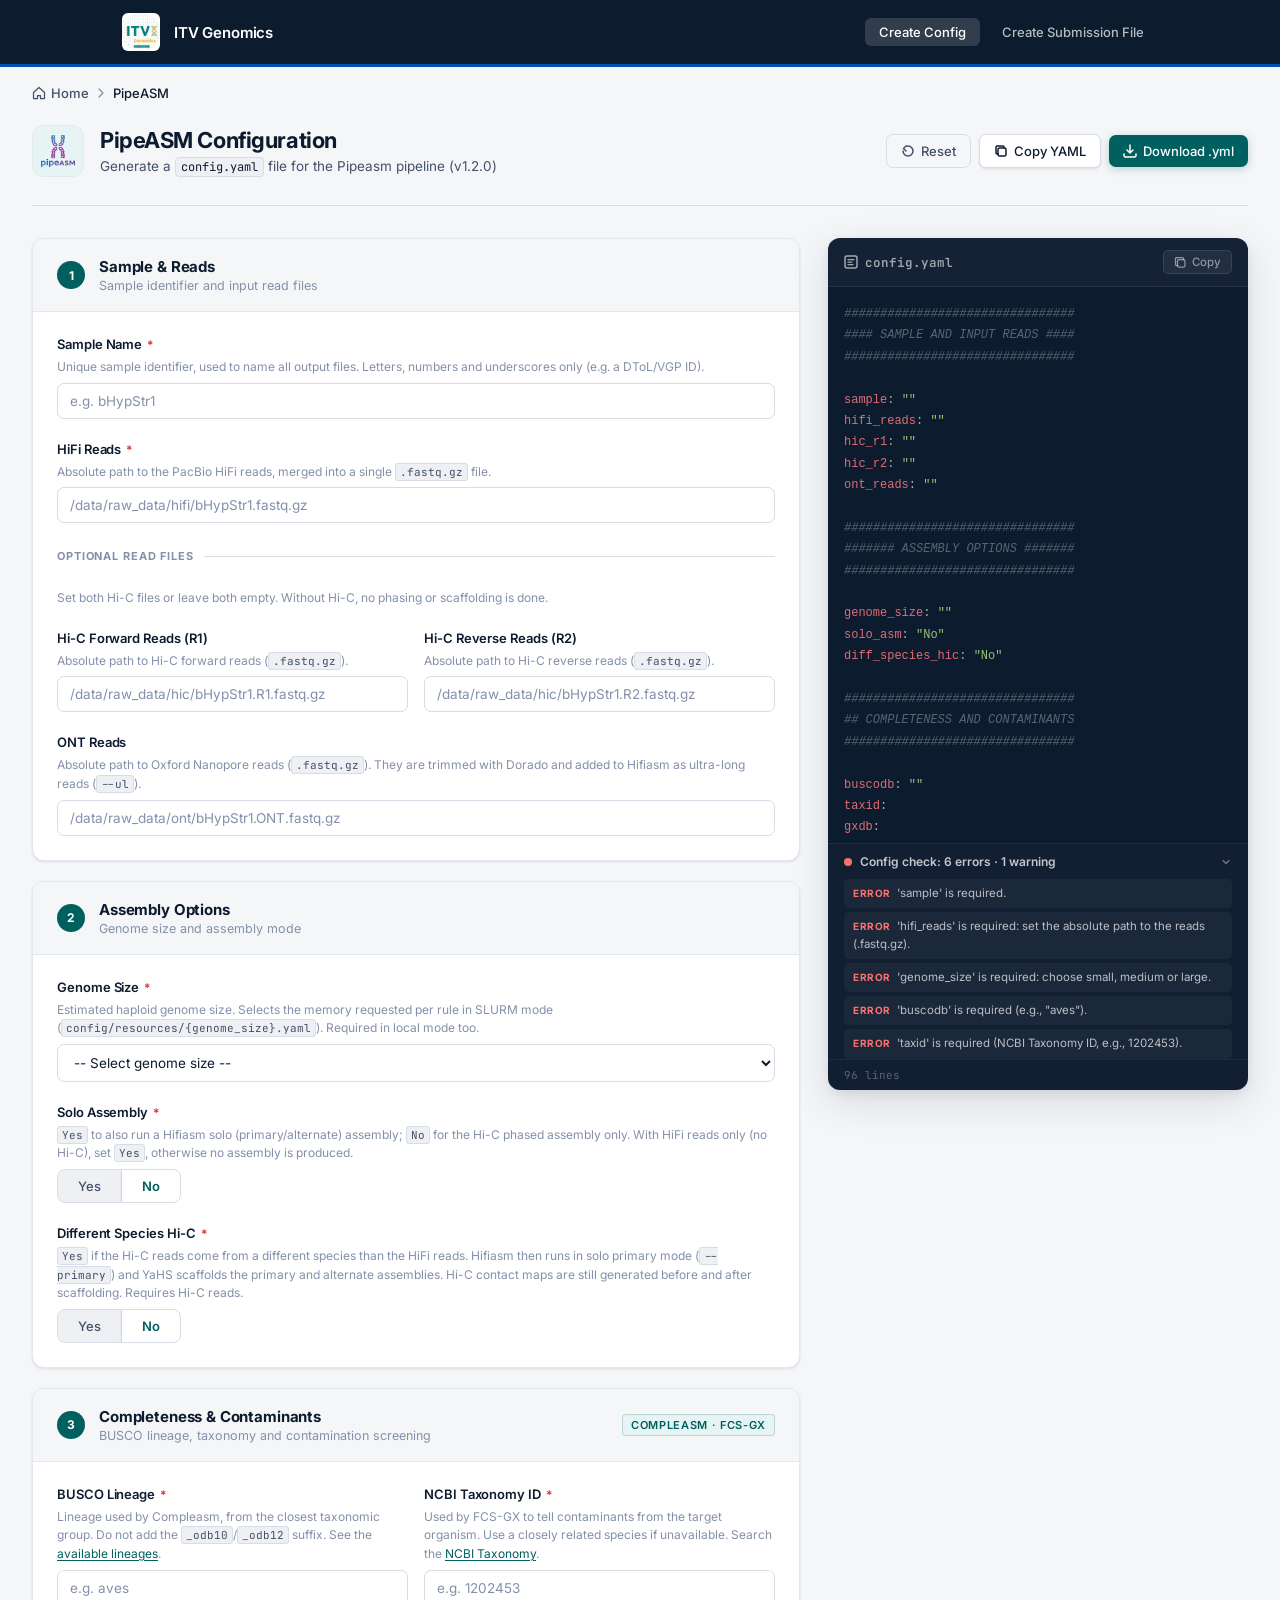
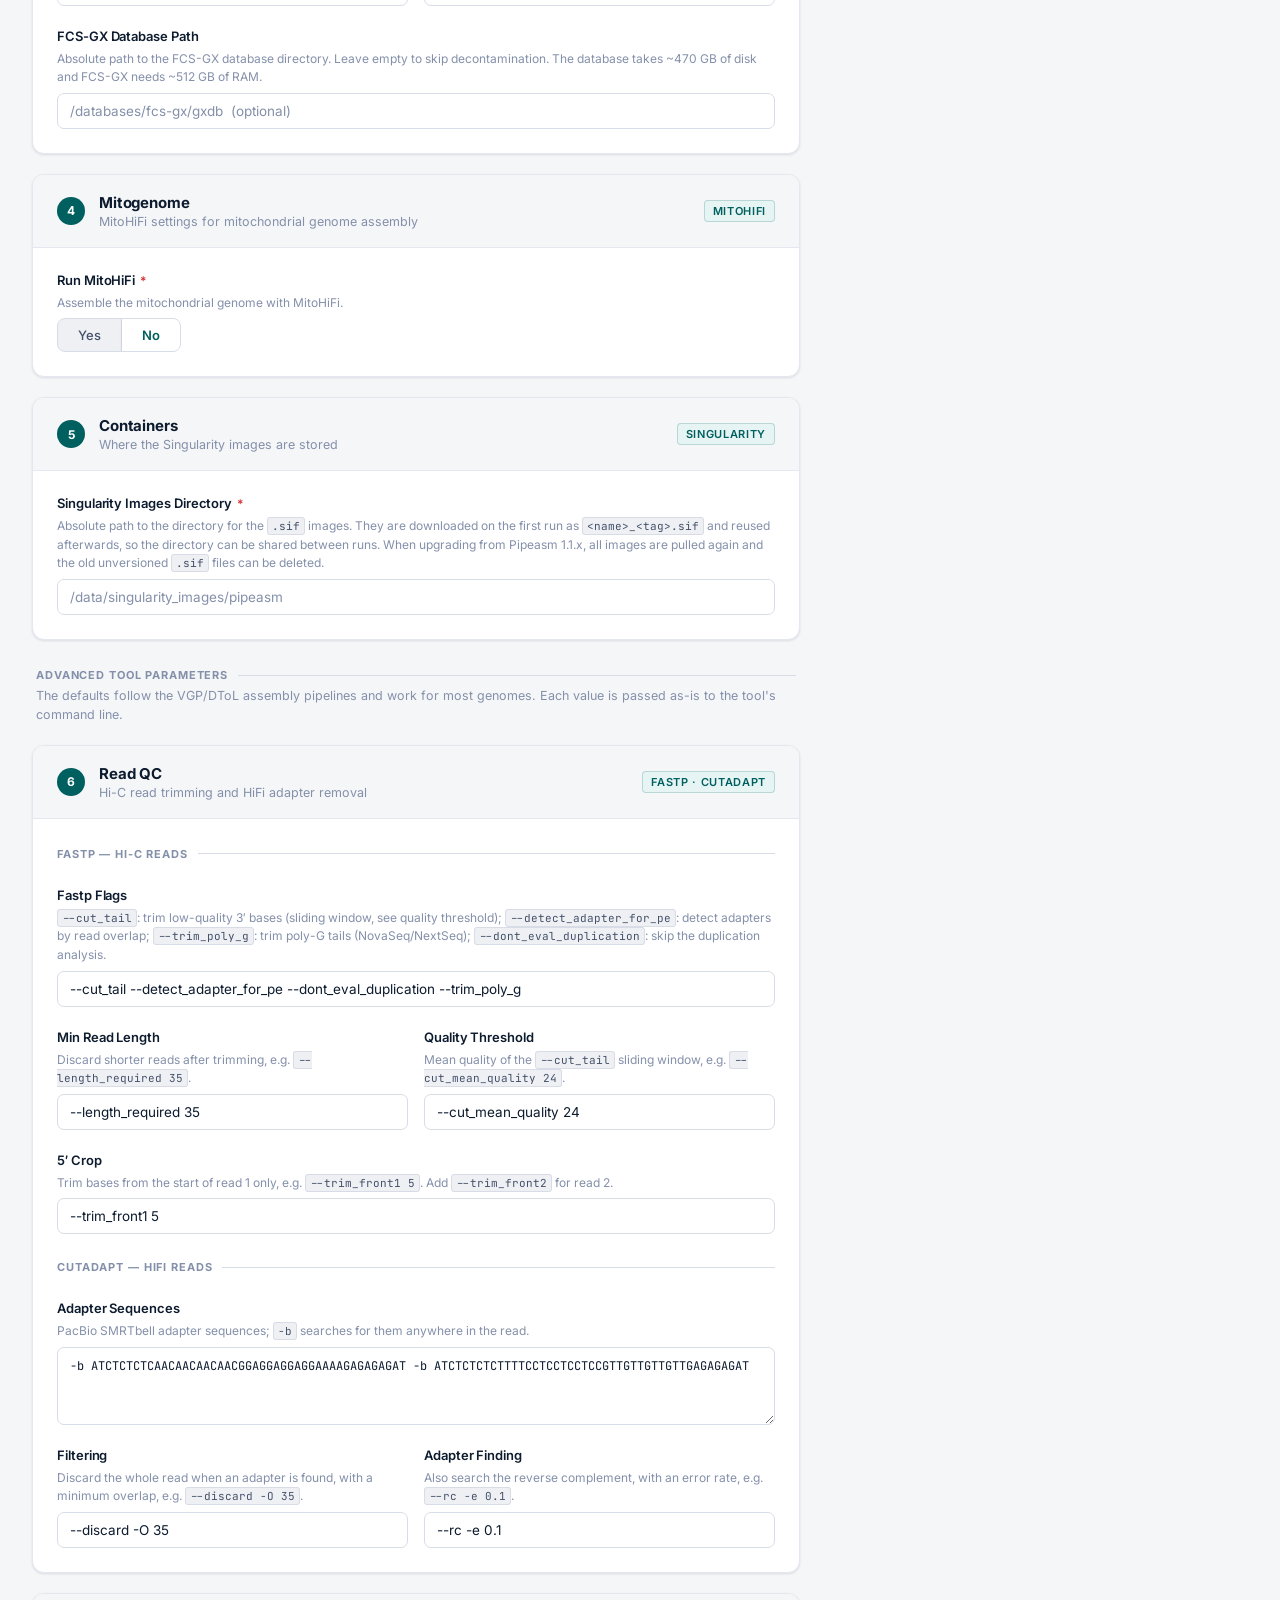
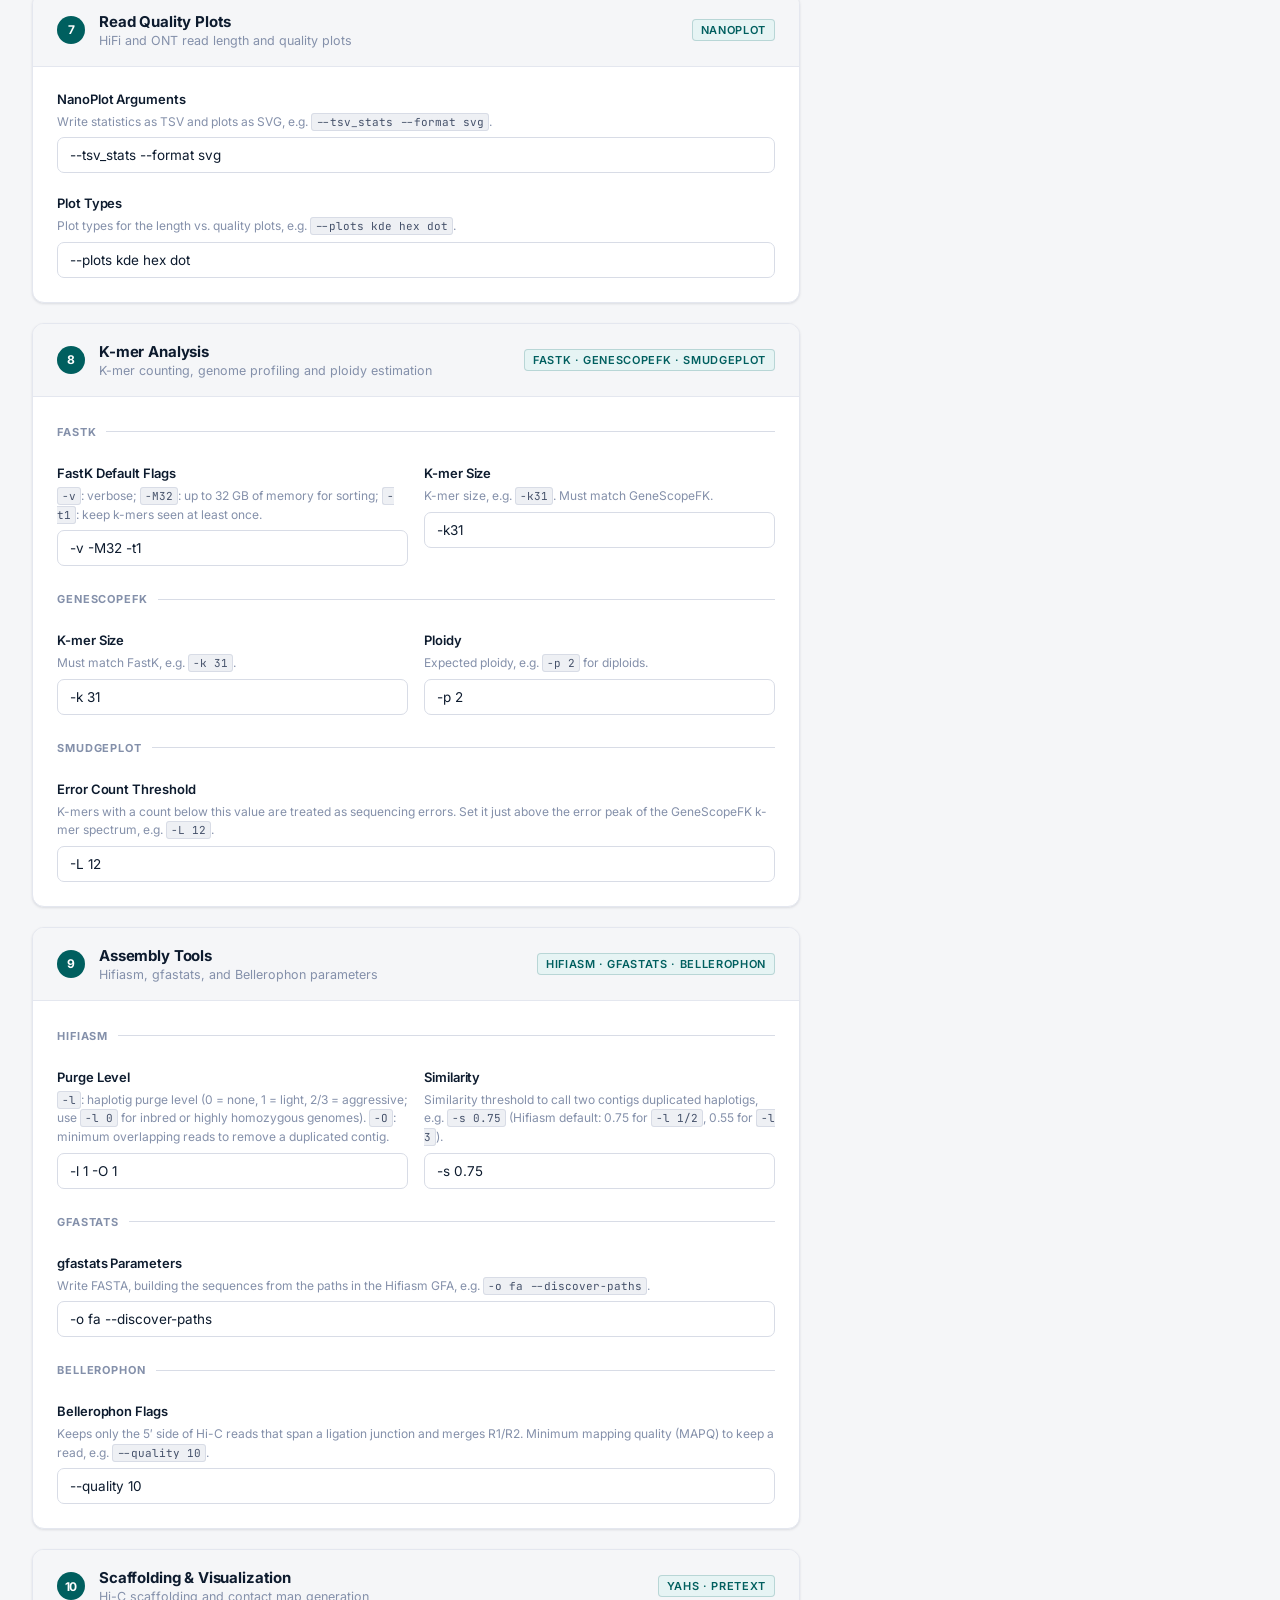
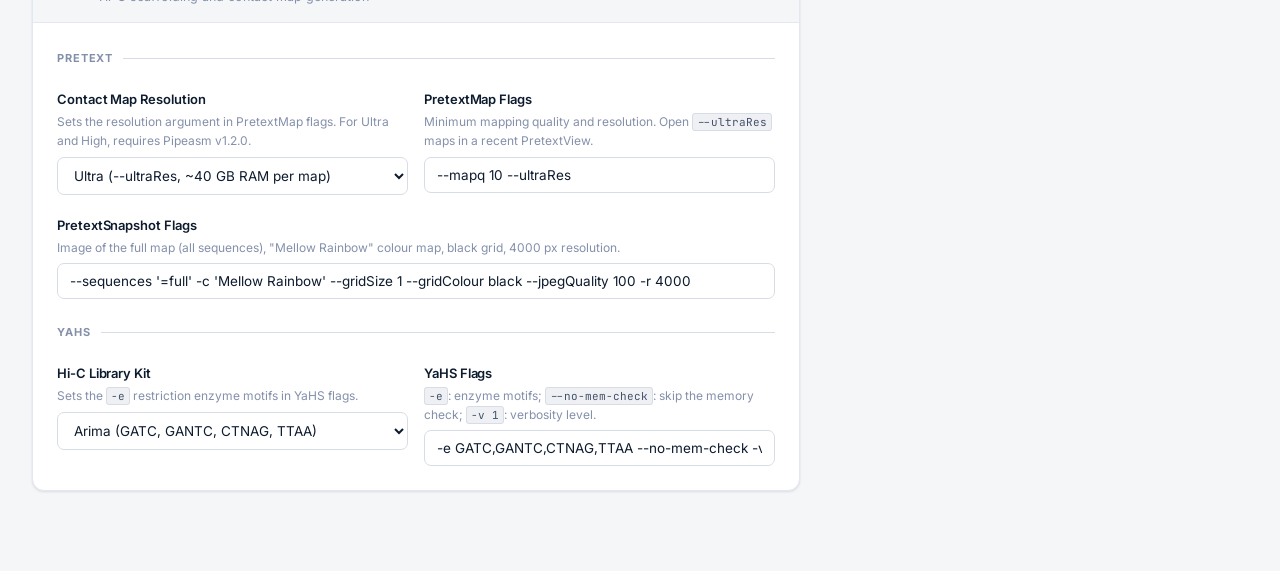
<file: pipeasm/index.html>
<!DOCTYPE html>
<html lang="en">

<head>
  <meta charset="UTF-8" />
  <meta name="viewport" content="width=device-width, initial-scale=1.0" />
  <meta name="description" content="PipeASM YAML configuration generator for genome assembly pipelines." />
  <title>PipeASM — Pipeline Config Generator</title>
  <link rel="preconnect" href="https://fonts.googleapis.com" />
  <link rel="preconnect" href="https://fonts.gstatic.com" crossorigin />
  <link
    href="https://fonts.googleapis.com/css2?family=Inter:wght@300;400;500;600;700;800&family=JetBrains+Mono:wght@400;500&display=swap"
    rel="stylesheet" />
  <link rel="stylesheet" href="../style.css" />
  <link rel="stylesheet" href="pipeasm.css" />
</head>

<body>

  <!-- Top Nav -->
  <nav class="top-bar" role="navigation" aria-label="Site header">
    <div class="top-bar-inner">
      <div class="brand-icon" aria-hidden="true">
        <img src="../assets/itvgenomics.png" alt="ITV Genomics logo"
          onerror="this.style.display='none';this.nextElementSibling.style.display='flex'"
          style="width:38px;height:38px;object-fit:contain;border-radius:6px;" />
        <svg style="display:none" width="22" height="22" viewBox="0 0 22 22" fill="none">
          <rect x="1" y="5" width="4" height="12" rx="2" fill="white" />
          <rect x="7" y="2" width="4" height="15" rx="2" fill="white" opacity="0.8" />
          <rect x="13" y="6" width="4" height="10" rx="2" fill="white" opacity="0.6" />
          <rect x="19" y="3" width="3" height="14" rx="1.5" fill="white" opacity="0.4" />
        </svg>
      </div>
      <span class="brand-name">ITV Genomics</span>
      <div class="nav-spacer"></div>
      <div class="nav-links">
        <a href="../index.html" class="nav-btn active">Create Config</a>
        <a href="../submission.html" class="nav-btn">Create Submission File</a>
      </div>
    </div>
  </nav>

  <div class="page-wrapper op-page-wrapper">

    <!-- Breadcrumb -->
    <nav class="op-breadcrumb" aria-label="Breadcrumb">
      <a href="../index.html" class="op-breadcrumb-link">
        <svg width="14" height="14" viewBox="0 0 14 14" fill="none" aria-hidden="true">
          <path d="M7 1.5L1.5 6.5V12.5H5.5V9.5H8.5V12.5H12.5V6.5L7 1.5Z" stroke="currentColor" stroke-width="1.25"
            stroke-linejoin="round" />
        </svg>
        Home
      </a>
      <svg width="12" height="12" viewBox="0 0 12 12" fill="none" aria-hidden="true">
        <path d="M4 2l4 4-4 4" stroke="currentColor" stroke-width="1.25" stroke-linecap="round"
          stroke-linejoin="round" />
      </svg>
      <span class="op-breadcrumb-current">PipeASM</span>
    </nav>

    <!-- Page Header -->
    <div class="op-page-header">
      <div class="op-pipeline-logo pa-logo-bg">
        <img src="../assets/pipeasm-logo.png" alt="PipeASM logo"
          onerror="this.style.display='none';this.nextElementSibling.style.display='flex'" />
        <div class="op-logo-fallback" style="display:none" aria-hidden="true">
          <svg width="28" height="28" viewBox="0 0 28 28" fill="none">
            <path d="M4 8h6v4H4zM11 4h6v4h-6zM18 8h6v4h-6z" fill="currentColor" opacity="0.9" />
            <path d="M10 10h1M17 6h1" stroke="currentColor" stroke-width="1.5" stroke-linecap="round" />
            <path d="M14 12v4M14 16H22v4H6v-4h8" fill="none" stroke="currentColor" stroke-width="1.5"
              stroke-linecap="round" stroke-linejoin="round" />
          </svg>
        </div>
      </div>
      <div class="op-header-text">
        <h1>PipeASM Configuration</h1>
        <p>Generate a <code>config.yaml</code> file for the Pipeasm pipeline (v1.2.0)</p>
      </div>
      <div class="op-header-actions">
        <button id="btn-reset" class="op-btn op-btn-ghost" title="Reset all fields">
          <svg width="14" height="14" viewBox="0 0 14 14" fill="none">
            <path d="M2 7a5 5 0 105-5H5M5 2L2.5 4.5 5 7" stroke="currentColor" stroke-width="1.5" stroke-linecap="round"
              stroke-linejoin="round" />
          </svg>
          Reset
        </button>
        <button id="btn-copy" class="op-btn op-btn-secondary">
          <svg width="14" height="14" viewBox="0 0 14 14" fill="none">
            <rect x="4" y="4" width="8" height="8" rx="1.5" stroke="currentColor" stroke-width="1.5" />
            <path d="M10 4V3a1 1 0 00-1-1H3a1 1 0 00-1 1v6a1 1 0 001 1h1" stroke="currentColor" stroke-width="1.5"
              stroke-linecap="round" />
          </svg>
          Copy YAML
        </button>
        <button id="btn-download" class="op-btn op-btn-primary">
          <svg width="14" height="14" viewBox="0 0 14 14" fill="none">
            <path d="M7 1v8M4 6l3 3 3-3M1 10v1.5A1.5 1.5 0 002.5 13h9a1.5 1.5 0 001.5-1.5V10" stroke="currentColor"
              stroke-width="1.5" stroke-linecap="round" stroke-linejoin="round" />
          </svg>
          Download .yml
        </button>
      </div>
    </div>

    <!-- Editor Layout -->
    <div class="editor-layout" id="editor-layout">

      <!-- ======= FORM PANEL ======= -->
      <div class="form-panel" id="form-panel">

        <!-- ─────────────────────────────────────────── -->
        <!-- SECTION 1: Sample & Reads                  -->
        <!-- ─────────────────────────────────────────── -->
        <section class="form-section" id="section-sample">
          <div class="section-header">
            <div class="section-step pa-step">1</div>
            <div class="section-header-text">
              <h2 class="section-title">Sample &amp; Reads</h2>
              <p class="section-desc">Sample identifier and input read files</p>
            </div>
          </div>
          <div class="section-body">

            <div class="field-group" id="fg-sample">
              <label class="field-label" for="f-sample">
                Sample Name <span class="field-required" title="Required">*</span>
              </label>
              <p class="field-hint">Unique sample identifier, used to name all output files. Letters, numbers and
                underscores only (e.g. a DToL/VGP ID).</p>
              <input class="field-input" type="text" id="f-sample" placeholder="e.g. bHypStr1" autocomplete="off" />
            </div>

            <div class="field-group" id="fg-hifi-reads">
              <label class="field-label" for="f-hifi-reads">
                HiFi Reads <span class="field-required" title="Required">*</span>
              </label>
              <p class="field-hint">Absolute path to the PacBio HiFi reads, merged into a single <code>.fastq.gz</code>
                file.</p>
              <input class="field-input" type="text" id="f-hifi-reads"
                placeholder="/data/raw_data/hifi/bHypStr1.fastq.gz" autocomplete="off" />
            </div>

            <div class="subsection-divider"><span>Optional Read Files</span></div>

            <p class="field-hint">Set both Hi-C files or leave both empty. Without Hi-C, no phasing or scaffolding is
              done.</p>

            <div class="field-row">
              <div class="field-group" id="fg-hic-r1">
                <label class="field-label" for="f-hic-r1">Hi-C Forward Reads (R1)</label>
                <p class="field-hint">Absolute path to Hi-C forward reads (<code>.fastq.gz</code>).</p>
                <input class="field-input" type="text" id="f-hic-r1"
                  placeholder="/data/raw_data/hic/bHypStr1.R1.fastq.gz" autocomplete="off" />
              </div>
              <div class="field-group" id="fg-hic-r2">
                <label class="field-label" for="f-hic-r2">Hi-C Reverse Reads (R2)</label>
                <p class="field-hint">Absolute path to Hi-C reverse reads (<code>.fastq.gz</code>).</p>
                <input class="field-input" type="text" id="f-hic-r2"
                  placeholder="/data/raw_data/hic/bHypStr1.R2.fastq.gz" autocomplete="off" />
              </div>
            </div>

            <div class="field-group" id="fg-ont-reads">
              <label class="field-label" for="f-ont-reads">ONT Reads</label>
              <p class="field-hint">Absolute path to Oxford Nanopore reads (<code>.fastq.gz</code>). They are trimmed
                with Dorado and added to Hifiasm as ultra-long reads (<code>--ul</code>).</p>
              <input class="field-input" type="text" id="f-ont-reads"
                placeholder="/data/raw_data/ont/bHypStr1.ONT.fastq.gz" autocomplete="off" />
            </div>

          </div>
        </section>


        <!-- ─────────────────────────────────────────── -->
        <!-- SECTION 2: Assembly Options                -->
        <!-- ─────────────────────────────────────────── -->
        <section class="form-section" id="section-assembly">
          <div class="section-header">
            <div class="section-step pa-step">2</div>
            <div class="section-header-text">
              <h2 class="section-title">Assembly Options</h2>
              <p class="section-desc">Genome size and assembly mode</p>
            </div>
          </div>
          <div class="section-body">

            <div class="field-group" id="fg-genome-size">
              <label class="field-label" for="f-genome-size">
                Genome Size <span class="field-required" title="Required">*</span>
              </label>
              <p class="field-hint">
                Estimated haploid genome size. Selects the memory requested per rule in SLURM mode
                (<code>config/resources/{genome_size}.yaml</code>). Required in local mode too.
              </p>
              <select class="field-input" id="f-genome-size">
                <option value="">-- Select genome size --</option>
                <option value="small">small (&lt; 2 Gb)</option>
                <option value="medium">medium (2–4 Gb)</option>
                <option value="large">large (&gt; 4 Gb)</option>
              </select>
            </div>

            <div class="field-group" id="fg-solo-asm">
              <label class="field-label">
                Solo Assembly <span class="field-required" title="Required">*</span>
              </label>
              <p class="field-hint"><code>Yes</code> to also run a Hifiasm solo (primary/alternate) assembly;
                <code>No</code> for the Hi-C phased assembly only. With HiFi reads only (no Hi-C), set
                <code>Yes</code>, otherwise no assembly is produced.</p>
              <div class="yn-control" role="radiogroup" aria-label="Solo assembly">
                <label class="yn-pill"><input type="radio" name="solo_asm" value="Yes"><span>Yes</span></label>
                <label class="yn-pill"><input type="radio" name="solo_asm" value="No" checked><span>No</span></label>
              </div>
            </div>

            <div class="field-group" id="fg-diff-species-hic">
              <label class="field-label">
                Different Species Hi-C <span class="field-required" title="Required">*</span>
              </label>
              <p class="field-hint"><code>Yes</code> if the Hi-C reads come from a different species than the HiFi
                reads. Hifiasm then runs in solo primary mode (<code>--primary</code>) and YaHS scaffolds the primary
                and alternate assemblies. Hi-C contact maps are still generated before and after scaffolding.
                Requires Hi-C reads.</p>
              <div class="yn-control" role="radiogroup" aria-label="Different species Hi-C">
                <label class="yn-pill"><input type="radio" name="diff_species_hic" value="Yes"><span>Yes</span></label>
                <label class="yn-pill"><input type="radio" name="diff_species_hic" value="No"
                    checked><span>No</span></label>
              </div>
            </div>

          </div>
        </section>


        <!-- ─────────────────────────────────────────── -->
        <!-- SECTION 3: Completeness & Contaminants     -->
        <!-- ─────────────────────────────────────────── -->
        <section class="form-section" id="section-completeness">
          <div class="section-header">
            <div class="section-step pa-step">3</div>
            <div class="section-header-text">
              <h2 class="section-title">Completeness &amp; Contaminants</h2>
              <p class="section-desc">BUSCO lineage, taxonomy and contamination screening</p>
            </div>
            <span class="section-tool-badge pa-badge">Compleasm · FCS-GX</span>
          </div>
          <div class="section-body">

            <div class="field-row">
              <div class="field-group" id="fg-buscodb">
                <label class="field-label" for="f-buscodb">
                  BUSCO Lineage <span class="field-required" title="Required">*</span>
                </label>
                <p class="field-hint">Lineage used by Compleasm, from the closest taxonomic group. Do not add the
                  <code>_odb10</code>/<code>_odb12</code> suffix. See the
                  <a href="https://busco-data.ezlab.org/v5/data/lineages/" target="_blank" rel="noopener">available
                    lineages</a>.</p>
                <input class="field-input" type="text" id="f-buscodb" placeholder="e.g. aves" autocomplete="off" />
              </div>
              <div class="field-group" id="fg-taxid">
                <label class="field-label" for="f-taxid">
                  NCBI Taxonomy ID <span class="field-required" title="Required">*</span>
                </label>
                <p class="field-hint">Used by FCS-GX to tell contaminants from the target organism. Use a closely
                  related species if unavailable. Search the
                  <a href="https://www.ncbi.nlm.nih.gov/taxonomy" target="_blank" rel="noopener">NCBI Taxonomy</a>.</p>
                <input class="field-input" type="number" id="f-taxid" min="1" placeholder="e.g. 1202453" />
              </div>
            </div>

            <div class="field-group" id="fg-gxdb">
              <label class="field-label" for="f-gxdb">FCS-GX Database Path</label>
              <p class="field-hint">Absolute path to the FCS-GX database directory. Leave empty to skip
                decontamination. The database takes ~470 GB of disk and FCS-GX needs ~512 GB of RAM.</p>
              <input class="field-input" type="text" id="f-gxdb" placeholder="/databases/fcs-gx/gxdb  (optional)"
                autocomplete="off" />
            </div>

          </div>
        </section>


        <!-- ─────────────────────────────────────────── -->
        <!-- SECTION 4: Mitogenome                      -->
        <!-- ─────────────────────────────────────────── -->
        <section class="form-section" id="section-mito">
          <div class="section-header">
            <div class="section-step pa-step">4</div>
            <div class="section-header-text">
              <h2 class="section-title">Mitogenome</h2>
              <p class="section-desc">MitoHiFi settings for mitochondrial genome assembly</p>
            </div>
            <span class="section-tool-badge pa-badge">MitoHiFi</span>
          </div>
          <div class="section-body">

            <div class="field-group" id="fg-run-mitohifi">
              <label class="field-label">
                Run MitoHiFi <span class="field-required" title="Required">*</span>
              </label>
              <p class="field-hint">Assemble the mitochondrial genome with MitoHiFi.</p>
              <div class="yn-control" role="radiogroup" aria-label="Run MitoHiFi">
                <label class="yn-pill"><input type="radio" name="run_mitohifi" value="Yes"><span>Yes</span></label>
                <label class="yn-pill"><input type="radio" name="run_mitohifi" value="No"
                    checked><span>No</span></label>
              </div>
            </div>

            <!-- species + genetic code only shown when run_mitohifi = Yes -->
            <div id="group-mitohifi-fields" class="conditional-group hidden">

              <div class="field-group" id="fg-species">
                <label class="field-label" for="f-species">
                  Species Name <span class="field-required" title="Required when MitoHiFi runs">*</span>
                </label>
                <p class="field-hint">Scientific name, used to search NCBI for a mitochondrial reference of the same
                  or a related species. Must exist in the NCBI Taxonomy database.</p>
                <input class="field-input" type="text" id="f-species" placeholder="e.g. Hypocnemis striata"
                  autocomplete="off" />
              </div>

              <div class="field-group" id="fg-geneticcode">
                <label class="field-label" for="f-geneticcode">
                  Mitochondrial Genetic Code <span class="field-required" title="Required when MitoHiFi runs">*</span>
                </label>
                <p class="field-hint">Genetic code for mitogenome annotation: <code>2</code> = vertebrate
                  mitochondrial, <code>5</code> = invertebrate mitochondrial. See the
                  <a href="https://www.ncbi.nlm.nih.gov/Taxonomy/Utils/wprintgc.cgi" target="_blank"
                    rel="noopener">full list</a>.</p>
                <input class="field-input" type="number" id="f-geneticcode" min="1" max="33" placeholder="e.g. 2" />
              </div>

            </div><!-- /group-mitohifi-fields -->

          </div>
        </section>


        <!-- ─────────────────────────────────────────── -->
        <!-- SECTION 5: Containers                      -->
        <!-- ─────────────────────────────────────────── -->
        <section class="form-section" id="section-containers">
          <div class="section-header">
            <div class="section-step pa-step">5</div>
            <div class="section-header-text">
              <h2 class="section-title">Containers</h2>
              <p class="section-desc">Where the Singularity images are stored</p>
            </div>
            <span class="section-tool-badge pa-badge">Singularity</span>
          </div>
          <div class="section-body">

            <div class="field-group" id="fg-sif-dir">
              <label class="field-label" for="f-sif-dir">
                Singularity Images Directory <span class="field-required" title="Required">*</span>
              </label>
              <p class="field-hint">Absolute path to the directory for the <code>.sif</code> images. They are
                downloaded on the first run as <code>&lt;name&gt;_&lt;tag&gt;.sif</code> and reused afterwards, so the
                directory can be shared between runs. When upgrading from Pipeasm 1.1.x, all images are pulled again
                and the old unversioned <code>.sif</code> files can be deleted.</p>
              <input class="field-input" type="text" id="f-sif-dir" placeholder="/data/singularity_images/pipeasm"
                autocomplete="off" />
            </div>

          </div>
        </section>


        <div class="pa-advanced-divider" role="note">
          <span>Advanced tool parameters</span>
          <p>The defaults follow the VGP/DToL assembly pipelines and work for most genomes. Each value is passed
            as-is to the tool's command line.</p>
        </div>


        <!-- ─────────────────────────────────────────── -->
        <!-- SECTION 6: Read QC                         -->
        <!-- ─────────────────────────────────────────── -->
        <section class="form-section" id="section-qc">
          <div class="section-header">
            <div class="section-step pa-step">6</div>
            <div class="section-header-text">
              <h2 class="section-title">Read QC</h2>
              <p class="section-desc">Hi-C read trimming and HiFi adapter removal</p>
            </div>
            <span class="section-tool-badge pa-badge">Fastp · Cutadapt</span>
          </div>
          <div class="section-body">

            <div class="subsection-divider"><span>Fastp — Hi-C reads</span></div>

            <div class="field-group" id="fg-fastp-flags">
              <label class="field-label" for="f-fastp-flags">Fastp Flags</label>
              <p class="field-hint"><code>--cut_tail</code>: trim low-quality 3′ bases (sliding window, see quality
                threshold); <code>--detect_adapter_for_pe</code>: detect adapters by read overlap;
                <code>--trim_poly_g</code>: trim poly-G tails (NovaSeq/NextSeq); <code>--dont_eval_duplication</code>:
                skip the duplication analysis.</p>
              <input class="field-input" type="text" id="f-fastp-flags"
                placeholder="--cut_tail --detect_adapter_for_pe --dont_eval_duplication --trim_poly_g"
                autocomplete="off" />
            </div>

            <div class="field-row">
              <div class="field-group" id="fg-fastp-minlen">
                <label class="field-label" for="f-fastp-minlen">Min Read Length</label>
                <p class="field-hint">Discard shorter reads after trimming, e.g. <code>--length_required 35</code>.</p>
                <input class="field-input" type="text" id="f-fastp-minlen" placeholder="--length_required 35"
                  autocomplete="off" />
              </div>
              <div class="field-group" id="fg-fastp-quality">
                <label class="field-label" for="f-fastp-quality">Quality Threshold</label>
                <p class="field-hint">Mean quality of the <code>--cut_tail</code> sliding window, e.g.
                  <code>--cut_mean_quality 24</code>.</p>
                <input class="field-input" type="text" id="f-fastp-quality" placeholder="--cut_mean_quality 24"
                  autocomplete="off" />
              </div>
            </div>

            <div class="field-group" id="fg-fastp-crop">
              <label class="field-label" for="f-fastp-crop">5′ Crop</label>
              <p class="field-hint">Trim bases from the start of read 1 only, e.g. <code>--trim_front1 5</code>. Add
                <code>--trim_front2</code> for read 2.</p>
              <input class="field-input" type="text" id="f-fastp-crop" placeholder="--trim_front1 5"
                autocomplete="off" />
            </div>

            <div class="subsection-divider"><span>Cutadapt — HiFi reads</span></div>

            <div class="field-group" id="fg-cutadapt-adaptors">
              <label class="field-label" for="f-cutadapt-adaptors">Adapter Sequences</label>
              <p class="field-hint">PacBio SMRTbell adapter sequences; <code>-b</code> searches for them anywhere in
                the read.</p>
              <textarea class="field-input field-textarea" id="f-cutadapt-adaptors" rows="3"
                spellcheck="false">-b ATCTCTCTCAACAACAACAACGGAGGAGGAGGAAAAGAGAGAGAT -b ATCTCTCTCTTTTCCTCCTCCTCCGTTGTTGTTGTTGAGAGAGAT</textarea>
            </div>

            <div class="field-row">
              <div class="field-group" id="fg-cutadapt-filtering">
                <label class="field-label" for="f-cutadapt-filtering">Filtering</label>
                <p class="field-hint">Discard the whole read when an adapter is found, with a minimum overlap, e.g.
                  <code>--discard -O 35</code>.
                </p>
                <input class="field-input" type="text" id="f-cutadapt-filtering" placeholder="--discard -O 35"
                  autocomplete="off" />
              </div>
              <div class="field-group" id="fg-cutadapt-adap-find">
                <label class="field-label" for="f-cutadapt-adap-find">Adapter Finding</label>
                <p class="field-hint">Also search the reverse complement, with an error rate, e.g.
                  <code>--rc -e 0.1</code>.</p>
                <input class="field-input" type="text" id="f-cutadapt-adap-find" placeholder="--rc -e 0.1"
                  autocomplete="off" />
              </div>
            </div>

          </div>
        </section>


        <!-- ─────────────────────────────────────────── -->
        <!-- SECTION 7: Read Quality Plots              -->
        <!-- ─────────────────────────────────────────── -->
        <section class="form-section" id="section-nanoplot">
          <div class="section-header">
            <div class="section-step pa-step">7</div>
            <div class="section-header-text">
              <h2 class="section-title">Read Quality Plots</h2>
              <p class="section-desc">HiFi and ONT read length and quality plots</p>
            </div>
            <span class="section-tool-badge pa-badge">NanoPlot</span>
          </div>
          <div class="section-body">

            <div class="field-group" id="fg-nanoplot-args">
              <label class="field-label" for="f-nanoplot-args">NanoPlot Arguments</label>
              <p class="field-hint">Write statistics as TSV and plots as SVG, e.g. <code>--tsv_stats --format svg</code>.
              </p>
              <input class="field-input" type="text" id="f-nanoplot-args" placeholder="--tsv_stats --format svg"
                autocomplete="off" />
            </div>

            <div class="field-group" id="fg-nanoplot-plots">
              <label class="field-label" for="f-nanoplot-plots">Plot Types</label>
              <p class="field-hint">Plot types for the length vs. quality plots, e.g. <code>--plots kde hex dot</code>.
              </p>
              <input class="field-input" type="text" id="f-nanoplot-plots" placeholder="--plots kde hex dot"
                autocomplete="off" />
            </div>

          </div>
        </section>


        <!-- ─────────────────────────────────────────── -->
        <!-- SECTION 8: K-mer Analysis                  -->
        <!-- ─────────────────────────────────────────── -->
        <section class="form-section" id="section-kmer">
          <div class="section-header">
            <div class="section-step pa-step">8</div>
            <div class="section-header-text">
              <h2 class="section-title">K-mer Analysis</h2>
              <p class="section-desc">K-mer counting, genome profiling and ploidy estimation</p>
            </div>
            <span class="section-tool-badge pa-badge">FastK · GeneScopeFK · SmudgePlot</span>
          </div>
          <div class="section-body">

            <div class="subsection-divider"><span>FastK</span></div>

            <div class="field-row">
              <div class="field-group" id="fg-fastk-default">
                <label class="field-label" for="f-fastk-default">FastK Default Flags</label>
                <p class="field-hint"><code>-v</code>: verbose; <code>-M32</code>: up to 32 GB of memory for sorting;
                  <code>-t1</code>: keep k-mers seen at least once.</p>
                <input class="field-input" type="text" id="f-fastk-default" placeholder="-v -M32 -t1"
                  autocomplete="off" />
              </div>
              <div class="field-group" id="fg-fastk-kmer">
                <label class="field-label" for="f-fastk-kmer">K-mer Size</label>
                <p class="field-hint">K-mer size, e.g. <code>-k31</code>. Must match GeneScopeFK.</p>
                <input class="field-input" type="text" id="f-fastk-kmer" placeholder="-k31" autocomplete="off" />
              </div>
            </div>

            <div class="subsection-divider"><span>GeneScopeFK</span></div>

            <div class="field-row">
              <div class="field-group" id="fg-genescopefk-kmer">
                <label class="field-label" for="f-genescopefk-kmer">K-mer Size</label>
                <p class="field-hint">Must match FastK, e.g. <code>-k 31</code>.</p>
                <input class="field-input" type="text" id="f-genescopefk-kmer" placeholder="-k 31" autocomplete="off" />
              </div>
              <div class="field-group" id="fg-genescopefk-ploidy">
                <label class="field-label" for="f-genescopefk-ploidy">Ploidy</label>
                <p class="field-hint">Expected ploidy, e.g. <code>-p 2</code> for diploids.</p>
                <input class="field-input" type="text" id="f-genescopefk-ploidy" placeholder="-p 2"
                  autocomplete="off" />
              </div>
            </div>

            <div class="subsection-divider"><span>SmudgePlot</span></div>

            <div class="field-group" id="fg-smudgeplot-minsize">
              <label class="field-label" for="f-smudgeplot-minsize">Error Count Threshold</label>
              <p class="field-hint">K-mers with a count below this value are treated as sequencing errors. Set it just
                above the error peak of the GeneScopeFK k-mer spectrum, e.g. <code>-L 12</code>.</p>
              <input class="field-input" type="text" id="f-smudgeplot-minsize" placeholder="-L 12" autocomplete="off" />
            </div>

          </div>
        </section>


        <!-- ─────────────────────────────────────────── -->
        <!-- SECTION 9: Assembly Tools                  -->
        <!-- ─────────────────────────────────────────── -->
        <section class="form-section" id="section-asm-tools">
          <div class="section-header">
            <div class="section-step pa-step">9</div>
            <div class="section-header-text">
              <h2 class="section-title">Assembly Tools</h2>
              <p class="section-desc">Hifiasm, gfastats, and Bellerophon parameters</p>
            </div>
            <span class="section-tool-badge pa-badge">Hifiasm · gfastats · Bellerophon</span>
          </div>
          <div class="section-body">

            <div class="subsection-divider"><span>Hifiasm</span></div>

            <div class="field-row">
              <div class="field-group" id="fg-hifiasm-purge">
                <label class="field-label" for="f-hifiasm-purge">Purge Level</label>
                <p class="field-hint"><code>-l</code>: haplotig purge level (0 = none, 1 = light, 2/3 = aggressive; use
                  <code>-l 0</code> for inbred or highly homozygous genomes). <code>-O</code>: minimum overlapping
                  reads to remove a duplicated contig.</p>
                <input class="field-input" type="text" id="f-hifiasm-purge" placeholder="-l 1 -O 1"
                  autocomplete="off" />
              </div>
              <div class="field-group" id="fg-hifiasm-similarity">
                <label class="field-label" for="f-hifiasm-similarity">Similarity</label>
                <p class="field-hint">Similarity threshold to call two contigs duplicated haplotigs, e.g.
                  <code>-s 0.75</code> (Hifiasm default: 0.75 for <code>-l 1/2</code>, 0.55 for <code>-l 3</code>).</p>
                <input class="field-input" type="text" id="f-hifiasm-similarity" placeholder="-s 0.75"
                  autocomplete="off" />
              </div>
            </div>

            <div class="subsection-divider"><span>gfastats</span></div>

            <div class="field-group" id="fg-gfastats-params">
              <label class="field-label" for="f-gfastats-params">gfastats Parameters</label>
              <p class="field-hint">Write FASTA, building the sequences from the paths in the Hifiasm GFA, e.g.
                <code>-o fa --discover-paths</code>.</p>
              <input class="field-input" type="text" id="f-gfastats-params" placeholder="-o fa --discover-paths"
                autocomplete="off" />
            </div>

            <div class="subsection-divider"><span>Bellerophon</span></div>

            <div class="field-group" id="fg-bellerophon">
              <label class="field-label" for="f-bellerophon">Bellerophon Flags</label>
              <p class="field-hint">Keeps only the 5′ side of Hi-C reads that span a ligation junction and merges
                R1/R2. Minimum mapping quality (MAPQ) to keep a read, e.g. <code>--quality 10</code>.</p>
              <input class="field-input" type="text" id="f-bellerophon" placeholder="--quality 10" autocomplete="off" />
            </div>

          </div>
        </section>


        <!-- ─────────────────────────────────────────── -->
        <!-- SECTION 10: Scaffolding & Visualization    -->
        <!-- ─────────────────────────────────────────── -->
        <section class="form-section" id="section-scaffold">
          <div class="section-header">
            <div class="section-step pa-step">10</div>
            <div class="section-header-text">
              <h2 class="section-title">Scaffolding &amp; Visualization</h2>
              <p class="section-desc">Hi-C scaffolding and contact map generation</p>
            </div>
            <span class="section-tool-badge pa-badge">YaHS · Pretext</span>
          </div>
          <div class="section-body">

            <div class="subsection-divider"><span>Pretext</span></div>

            <div class="field-row">
              <div class="field-group" id="fg-pretext-res">
                <label class="field-label" for="f-pretext-res">Contact Map Resolution</label>
                <p class="field-hint">Sets the resolution argument in PretextMap flags. For Ultra and High, requires
                  Pipeasm v1.2.0.</p>
                <select class="field-input" id="f-pretext-res">
                  <option value="--ultraRes">Ultra (--ultraRes, ~40 GB RAM per map)</option>
                  <option value="--highRes">High (--highRes, ~16 GB RAM per map)</option>
                  <option value="">Default (~3 GB RAM per map)</option>
                </select>
              </div>
              <div class="field-group" id="fg-pretext-map">
                <label class="field-label" for="f-pretext-map">PretextMap Flags</label>
                <p class="field-hint">Minimum mapping quality and resolution. Open <code>--ultraRes</code> maps in a
                  recent PretextView.</p>
                <input class="field-input" type="text" id="f-pretext-map" placeholder="--mapq 10 --ultraRes"
                  autocomplete="off" />
              </div>
            </div>

            <div class="field-group" id="fg-pretext-snapshot">
              <label class="field-label" for="f-pretext-snapshot">PretextSnapshot Flags</label>
              <p class="field-hint">Image of the full map (all sequences), "Mellow Rainbow" colour map, black grid,
                4000 px resolution.</p>
              <input class="field-input" type="text" id="f-pretext-snapshot"
                placeholder="--sequences '=full' -c 'Mellow Rainbow' --gridSize 1 --gridColour black --jpegQuality 100 -r 4000"
                autocomplete="off" />
            </div>

            <div class="subsection-divider"><span>YaHS</span></div>

            <div class="field-row">
              <div class="field-group" id="fg-yahs-kit">
                <label class="field-label" for="f-yahs-kit">Hi-C Library Kit</label>
                <p class="field-hint">Sets the <code>-e</code> restriction enzyme motifs in YaHS flags.</p>
                <select class="field-input" id="f-yahs-kit">
                  <option value="arima">Arima (GATC, GANTC, CTNAG, TTAA)</option>
                  <option value="enzyme-free">Enzyme-free, e.g. Omni-C (no -e)</option>
                  <option value="custom">Custom motifs</option>
                </select>
              </div>
              <div class="field-group" id="fg-yahs">
                <label class="field-label" for="f-yahs">YaHS Flags</label>
                <p class="field-hint"><code>-e</code>: enzyme motifs; <code>--no-mem-check</code>: skip the memory
                  check; <code>-v 1</code>: verbosity level.</p>
                <input class="field-input" type="text" id="f-yahs"
                  placeholder="-e GATC,GANTC,CTNAG,TTAA --no-mem-check -v 1" autocomplete="off" />
              </div>
            </div>

          </div>
        </section>

      </div><!-- /form-panel -->


      <!-- ======= YAML PREVIEW PANEL ======= -->
      <aside class="yaml-panel" id="yaml-panel" aria-label="YAML preview">
        <div class="yaml-header">
          <div class="yaml-title">
            <svg width="14" height="14" viewBox="0 0 14 14" fill="none" aria-hidden="true">
              <rect x="1" y="1" width="12" height="12" rx="2" stroke="currentColor" stroke-width="1.5" />
              <path d="M4 4.5h6M4 7h4M4 9.5h5" stroke="currentColor" stroke-width="1.25" stroke-linecap="round" />
            </svg>
            config.yaml
          </div>
          <button id="btn-copy-yaml" class="yaml-copy-btn" title="Copy to clipboard">
            <svg width="13" height="13" viewBox="0 0 13 13" fill="none">
              <rect x="3.5" y="3.5" width="7.5" height="7.5" rx="1.5" stroke="currentColor" stroke-width="1.25" />
              <path d="M9.5 3.5V2.5A1 1 0 008.5 1.5H2.5a1 1 0 00-1 1V8.5a1 1 0 001 1H3.5" stroke="currentColor"
                stroke-width="1.25" stroke-linecap="round" />
            </svg>
            Copy
          </button>
        </div>
        <div class="yaml-body">
          <pre class="yaml-pre" id="yaml-output" aria-live="polite"
            aria-label="Generated YAML output"><code id="yaml-code"></code></pre>
        </div>
        <!-- Config check, filled by renderCheck() -->
        <div class="pa-check" id="pa-check">
          <button type="button" class="pa-check-head" id="pa-check-toggle" aria-expanded="true"
            aria-controls="pa-check-body">
            <span class="pa-check-dot" aria-hidden="true"></span>
            <span class="pa-check-summary" id="pa-check-summary">Config check</span>
            <svg class="pa-check-chevron" width="12" height="12" viewBox="0 0 12 12" fill="none" aria-hidden="true">
              <path d="M3 4.5l3 3 3-3" stroke="currentColor" stroke-width="1.4" stroke-linecap="round"
                stroke-linejoin="round" />
            </svg>
          </button>
          <div class="pa-check-body" id="pa-check-body">
            <ul class="pa-check-list" id="pa-check-list"></ul>
            <p class="pa-check-note">Same rules as Pipeasm's <code>check_config.py</code>. Whether files exist is
              checked when Pipeasm runs.</p>
          </div>
        </div>
        <div class="yaml-footer" id="yaml-footer">
          <span id="yaml-line-count">— lines</span>
          <span id="yaml-copy-toast" class="copy-toast hidden">Copied!</span>
        </div>
      </aside>

    </div><!-- /editor-layout -->
  </div><!-- /page-wrapper -->

  <script src="pipeasm.js"></script>
</body>

</html>
</file>
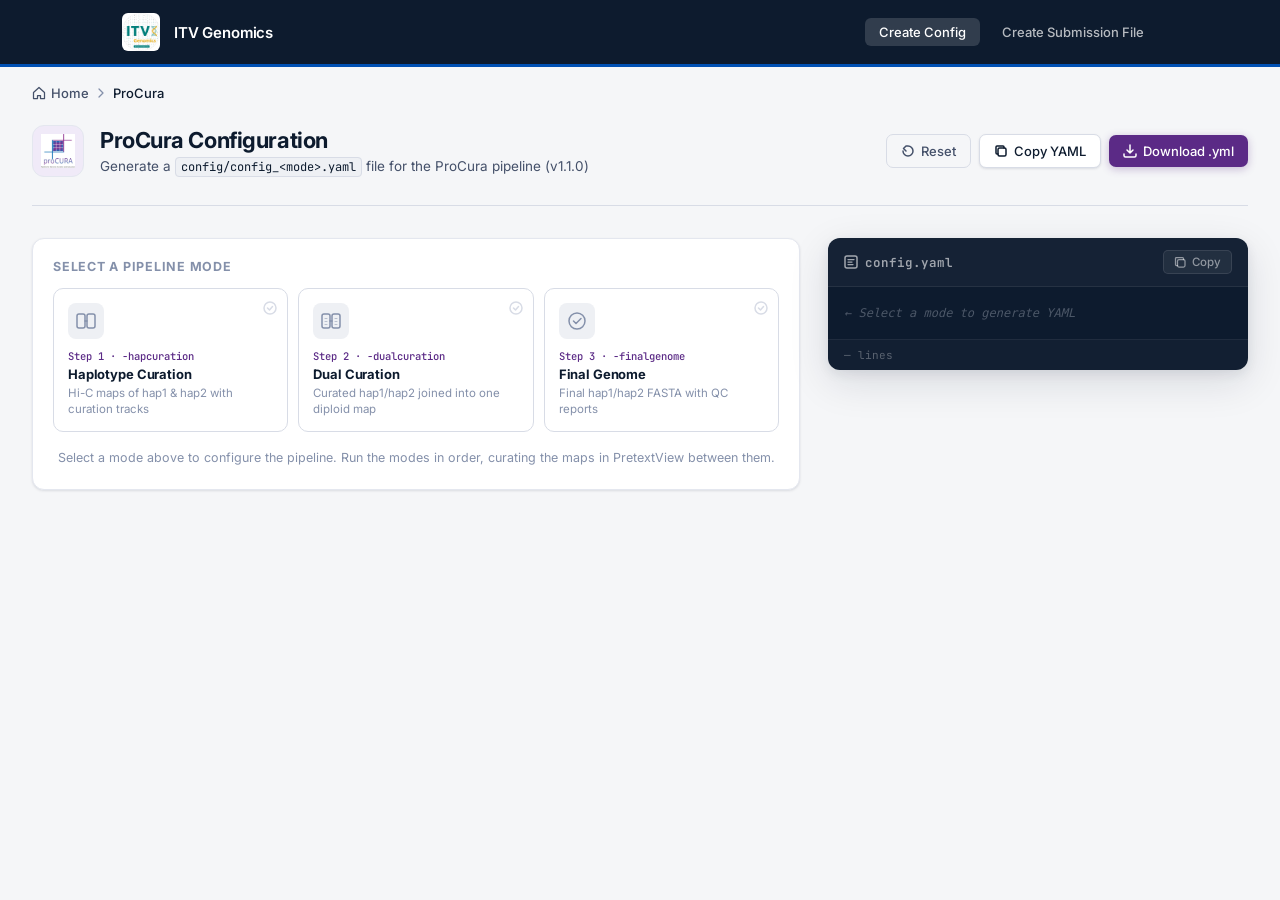
<file: procura/index.html>
<!DOCTYPE html>
<html lang="en">

<head>
  <meta charset="UTF-8" />
  <meta name="viewport" content="width=device-width, initial-scale=1.0" />
  <meta name="description"
    content="ProCura 1.1.0 YAML configuration generator — Haplotype Curation, Dual Curation, and Final Genome modes." />
  <title>ProCura — Pipeline Config Generator</title>
  <link rel="preconnect" href="https://fonts.googleapis.com" />
  <link rel="preconnect" href="https://fonts.gstatic.com" crossorigin />
  <link
    href="https://fonts.googleapis.com/css2?family=Inter:wght@300;400;500;600;700;800&family=JetBrains+Mono:wght@400;500&display=swap"
    rel="stylesheet" />
  <link rel="stylesheet" href="../style.css" />
  <link rel="stylesheet" href="procura.css" />
</head>

<body>

  <!-- Top Nav -->
  <nav class="top-bar" role="navigation" aria-label="Site header">
    <div class="top-bar-inner">
      <div class="brand-icon" aria-hidden="true">
        <img src="../assets/itvgenomics.png" alt="ITV Genomics logo"
          onerror="this.style.display='none';this.nextElementSibling.style.display='flex'"
          style="width:38px;height:38px;object-fit:contain;border-radius:6px;" />
        <svg style="display:none" width="22" height="22" viewBox="0 0 22 22" fill="none">
          <rect x="1" y="5" width="4" height="12" rx="2" fill="white" />
          <rect x="7" y="2" width="4" height="15" rx="2" fill="white" opacity="0.8" />
          <rect x="13" y="6" width="4" height="10" rx="2" fill="white" opacity="0.6" />
          <rect x="19" y="3" width="3" height="14" rx="1.5" fill="white" opacity="0.4" />
        </svg>
      </div>
      <span class="brand-name">ITV Genomics</span>
      <div class="nav-spacer"></div>
      <div class="nav-links">
        <a href="../index.html" class="nav-btn active">Create Config</a>
        <a href="../submission.html" class="nav-btn">Create Submission File</a>
      </div>
    </div>
  </nav>

  <div class="page-wrapper pc-page-wrapper">

    <!-- Breadcrumb -->
    <nav class="pc-breadcrumb" aria-label="Breadcrumb">
      <a href="../index.html" class="pc-breadcrumb-link">
        <svg width="14" height="14" viewBox="0 0 14 14" fill="none" aria-hidden="true">
          <path d="M7 1.5L1.5 6.5V12.5H5.5V9.5H8.5V12.5H12.5V6.5L7 1.5Z" stroke="currentColor" stroke-width="1.25"
            stroke-linejoin="round" />
        </svg>
        Home
      </a>
      <svg width="12" height="12" viewBox="0 0 12 12" fill="none" aria-hidden="true">
        <path d="M4 2l4 4-4 4" stroke="currentColor" stroke-width="1.25" stroke-linecap="round"
          stroke-linejoin="round" />
      </svg>
      <span class="pc-breadcrumb-current">ProCura</span>
    </nav>

    <!-- Page Header -->
    <div class="pc-page-header">
      <div class="pc-pipeline-logo">
        <img src="../assets/procura-logo.jpg" alt="ProCura logo"
          onerror="this.style.display='none';this.nextElementSibling.style.display='flex'" />
        <div class="pc-logo-fallback" style="display:none" aria-hidden="true">
          <svg width="28" height="28" viewBox="0 0 28 28" fill="none">
            <circle cx="14" cy="14" r="9" stroke="currentColor" stroke-width="2" fill="none" />
            <path d="M10 14l3 3 6-6" stroke="currentColor" stroke-width="2" stroke-linecap="round"
              stroke-linejoin="round" />
          </svg>
        </div>
      </div>
      <div class="pc-header-text">
        <h1>ProCura Configuration</h1>
        <p>Generate a <code>config/config_&lt;mode&gt;.yaml</code> file for the ProCura pipeline (v1.1.0)</p>
      </div>
      <div class="pc-header-actions">
        <button id="btn-reset" class="pc-btn pc-btn-ghost" title="Reset all fields">
          <svg width="14" height="14" viewBox="0 0 14 14" fill="none">
            <path d="M2 7a5 5 0 105-5H5M5 2L2.5 4.5 5 7" stroke="currentColor" stroke-width="1.5"
              stroke-linecap="round" stroke-linejoin="round" />
          </svg>
          Reset
        </button>
        <button id="btn-copy" class="pc-btn pc-btn-secondary">
          <svg width="14" height="14" viewBox="0 0 14 14" fill="none">
            <rect x="4" y="4" width="8" height="8" rx="1.5" stroke="currentColor" stroke-width="1.5" />
            <path d="M10 4V3a1 1 0 00-1-1H3a1 1 0 00-1 1v6a1 1 0 001 1h1" stroke="currentColor" stroke-width="1.5"
              stroke-linecap="round" />
          </svg>
          Copy YAML
        </button>
        <button id="btn-download" class="pc-btn pc-btn-primary">
          <svg width="14" height="14" viewBox="0 0 14 14" fill="none">
            <path d="M7 1v8M4 6l3 3 3-3M1 10v1.5A1.5 1.5 0 002.5 13h9a1.5 1.5 0 001.5-1.5V10" stroke="currentColor"
              stroke-width="1.5" stroke-linecap="round" stroke-linejoin="round" />
          </svg>
          Download .yml
        </button>
      </div>
    </div>

    <!-- Editor Layout -->
    <div class="pc-editor-layout" id="editor-layout">

      <!-- ======= FORM PANEL ======= -->
      <div class="pc-form-panel" id="form-panel">

        <!-- ─────────────────────────────────────────── -->
        <!-- MODE SELECTOR                              -->
        <!-- ─────────────────────────────────────────── -->
        <section class="pc-mode-section" id="section-mode">
          <div class="pc-mode-label">Select a pipeline mode</div>
          <div class="pc-mode-cards" role="radiogroup" aria-label="Pipeline mode">

            <label class="pc-mode-card" id="mc-hap">
              <input type="radio" name="procura_mode" value="hapcuration" />
              <div class="pc-mode-card-inner">
                <div class="pc-mode-icon">
                  <svg width="22" height="22" viewBox="0 0 22 22" fill="none" aria-hidden="true">
                    <rect x="2" y="4" width="8" height="14" rx="2" stroke="currentColor" stroke-width="1.5" />
                    <rect x="12" y="4" width="8" height="14" rx="2" stroke="currentColor" stroke-width="1.5" />
                    <path d="M10 11h2" stroke="currentColor" stroke-width="1.5" stroke-linecap="round" />
                  </svg>
                </div>
                <div class="pc-mode-card-body">
                  <span class="pc-mode-flag">Step 1 · -hapcuration</span>
                  <span class="pc-mode-title">Haplotype Curation</span>
                  <span class="pc-mode-desc">Hi-C maps of hap1 &amp; hap2 with curation tracks</span>
                </div>
                <div class="pc-mode-check" aria-hidden="true">
                  <svg width="14" height="14" viewBox="0 0 14 14" fill="none">
                    <circle cx="7" cy="7" r="6" stroke="currentColor" stroke-width="1.5" />
                    <path d="M4.5 7l2 2 3-3.5" stroke="currentColor" stroke-width="1.5" stroke-linecap="round"
                      stroke-linejoin="round" />
                  </svg>
                </div>
              </div>
            </label>

            <label class="pc-mode-card" id="mc-dual">
              <input type="radio" name="procura_mode" value="dualcuration" />
              <div class="pc-mode-card-inner">
                <div class="pc-mode-icon">
                  <svg width="22" height="22" viewBox="0 0 22 22" fill="none" aria-hidden="true">
                    <rect x="2" y="4" width="8" height="14" rx="2" stroke="currentColor" stroke-width="1.5" />
                    <rect x="12" y="4" width="8" height="14" rx="2" stroke="currentColor" stroke-width="1.5" />
                    <path d="M10 11h2" stroke="currentColor" stroke-width="1.5" stroke-linecap="round" />
                    <path d="M5 8.5h2M5 11.5h2M5 14.5h2M15 8.5h2M15 11.5h2M15 14.5h2" stroke="currentColor"
                      stroke-width="1" stroke-linecap="round" opacity="0.5" />
                  </svg>
                </div>
                <div class="pc-mode-card-body">
                  <span class="pc-mode-flag">Step 2 · -dualcuration</span>
                  <span class="pc-mode-title">Dual Curation</span>
                  <span class="pc-mode-desc">Curated hap1/hap2 joined into one diploid map</span>
                </div>
                <div class="pc-mode-check" aria-hidden="true">
                  <svg width="14" height="14" viewBox="0 0 14 14" fill="none">
                    <circle cx="7" cy="7" r="6" stroke="currentColor" stroke-width="1.5" />
                    <path d="M4.5 7l2 2 3-3.5" stroke="currentColor" stroke-width="1.5" stroke-linecap="round"
                      stroke-linejoin="round" />
                  </svg>
                </div>
              </div>
            </label>

            <label class="pc-mode-card" id="mc-final">
              <input type="radio" name="procura_mode" value="finalgenome" />
              <div class="pc-mode-card-inner">
                <div class="pc-mode-icon">
                  <svg width="22" height="22" viewBox="0 0 22 22" fill="none" aria-hidden="true">
                    <circle cx="11" cy="11" r="8" stroke="currentColor" stroke-width="1.5" />
                    <path d="M7.5 11l2.5 2.5 5-5" stroke="currentColor" stroke-width="1.5" stroke-linecap="round"
                      stroke-linejoin="round" />
                  </svg>
                </div>
                <div class="pc-mode-card-body">
                  <span class="pc-mode-flag">Step 3 · -finalgenome</span>
                  <span class="pc-mode-title">Final Genome</span>
                  <span class="pc-mode-desc">Final hap1/hap2 FASTA with QC reports</span>
                </div>
                <div class="pc-mode-check" aria-hidden="true">
                  <svg width="14" height="14" viewBox="0 0 14 14" fill="none">
                    <circle cx="7" cy="7" r="6" stroke="currentColor" stroke-width="1.5" />
                    <path d="M4.5 7l2 2 3-3.5" stroke="currentColor" stroke-width="1.5" stroke-linecap="round"
                      stroke-linejoin="round" />
                  </svg>
                </div>
              </div>
            </label>

          </div>
          <!-- Mode hint (hidden after selection) -->
          <p class="pc-mode-hint" id="mode-hint">Select a mode above to configure the pipeline. Run the modes in
            order, curating the maps in PretextView between them.</p>
          <p class="pc-mode-next hidden" id="mode-next" aria-live="polite"></p>
        </section>


        <!-- ─────────────────────────────────────────── -->
        <!-- SECTION 1: Sample & Reads                  -->
        <!-- ─────────────────────────────────────────── -->
        <section class="pc-form-section pc-section-hidden" id="section-reads" aria-hidden="true">
          <div class="pc-section-header">
            <div class="pc-section-step">1</div>
            <div class="pc-section-header-text">
              <h2 class="pc-section-title">Sample &amp; Reads</h2>
              <p class="pc-section-desc">Sample name, Hi-C and HiFi reads, and genome size</p>
            </div>
          </div>
          <div class="pc-section-body">

            <div class="pc-field-group" id="fg-sample">
              <label class="pc-field-label" for="f-sample">
                Sample Name <span class="pc-field-req" title="Required">*</span>
              </label>
              <p class="pc-field-hint">Unique identifier used to name all output files (e.g. a DToL/VGP ID). Letters,
                numbers and underscores only. Use the same value in the three modes.</p>
              <input class="pc-field-input" type="text" id="f-sample" placeholder="e.g. bHypStr1"
                autocomplete="off" />
            </div>

            <div class="pc-field-row">
              <div class="pc-field-group" id="fg-r1">
                <label class="pc-field-label" for="f-r1">
                  Hi-C Read R1 <span class="pc-field-req" title="Required">*</span>
                </label>
                <p class="pc-field-hint">Forward read (<code>.fastq.gz</code>), already trimmed or QC-passed.</p>
                <input class="pc-field-input" type="text" id="f-r1"
                  placeholder="/data/raw_data/hic/bHypStr1.R1.fastq.gz" autocomplete="off" />
              </div>
              <div class="pc-field-group" id="fg-r2">
                <label class="pc-field-label" for="f-r2">
                  Hi-C Read R2 <span class="pc-field-req" title="Required">*</span>
                </label>
                <p class="pc-field-hint">Reverse read (<code>.fastq.gz</code>), already trimmed or QC-passed.</p>
                <input class="pc-field-input" type="text" id="f-r2"
                  placeholder="/data/raw_data/hic/bHypStr1.R2.fastq.gz" autocomplete="off" />
              </div>
            </div>

            <div class="pc-field-group" id="fg-hifi">
              <label class="pc-field-label" for="f-hifi">
                HiFi Reads <span class="pc-field-req" title="Required">*</span>
              </label>
              <p class="pc-field-hint" id="hifi-hint">PacBio HiFi reads merged into a single <code>.fastq.gz</code>
                file.</p>
              <input class="pc-field-input" type="text" id="f-hifi" placeholder="/data/raw_data/hifi/bHypStr1.fastq.gz"
                autocomplete="off" />
            </div>

            <div class="pc-field-group" id="fg-genome-size">
              <label class="pc-field-label" for="f-genome-size">
                Genome Size <span class="pc-field-req" title="Required">*</span>
              </label>
              <p class="pc-field-hint">Estimated haploid genome size. Selects the memory requested per rule in SLURM
                mode (<code>config/resources/{genome_size}.yaml</code>). Required in local mode too.</p>
              <select class="pc-field-input" id="f-genome-size">
                <option value="">-- Select genome size --</option>
                <option value="small">small (&lt; 2 Gb)</option>
                <option value="medium">medium (2–4 Gb)</option>
                <option value="large">large (&gt; 4 Gb)</option>
              </select>
            </div>

          </div>
        </section>


        <!-- ─────────────────────────────────────────── -->
        <!-- SECTION 2: Assembly Files                  -->
        <!-- ─────────────────────────────────────────── -->
        <section class="pc-form-section pc-section-hidden" id="section-assembly" aria-hidden="true">
          <div class="pc-section-header">
            <div class="pc-section-step">2</div>
            <div class="pc-section-header-text">
              <h2 class="pc-section-title">Assembly Files</h2>
              <p class="pc-section-desc">Input FASTA assemblies and the AGP files saved from PretextView</p>
            </div>
            <span class="pc-section-badge" id="assembly-badge">—</span>
          </div>
          <div class="pc-section-body">

            <!-- Hap1 + Hap2 paths (hapcuration & dualcuration) -->
            <div id="group-hap-paths" class="pc-conditional-group hidden">
              <div class="pc-field-row">
                <div class="pc-field-group" id="fg-hap1">
                  <label class="pc-field-label" for="f-hap1">
                    Haplotype 1 FASTA <span class="pc-field-req" title="Required">*</span>
                  </label>
                  <p class="pc-field-hint">Uncompressed FASTA, e.g. the hap1 scaffolds produced by Pipeasm. Use the
                    same file in <code>-hapcuration</code> and <code>-dualcuration</code>.</p>
                  <input class="pc-field-input" type="text" id="f-hap1"
                    placeholder="/data/assembly/bHypStr1.hap1.fasta" autocomplete="off" />
                </div>
                <div class="pc-field-group" id="fg-hap2">
                  <label class="pc-field-label" for="f-hap2">
                    Haplotype 2 FASTA <span class="pc-field-req" title="Required">*</span>
                  </label>
                  <p class="pc-field-hint">Uncompressed FASTA, e.g. the hap2 scaffolds produced by Pipeasm. Use the
                    same file in <code>-hapcuration</code> and <code>-dualcuration</code>.</p>
                  <input class="pc-field-input" type="text" id="f-hap2"
                    placeholder="/data/assembly/bHypStr1.hap2.fasta" autocomplete="off" />
                </div>
              </div>
            </div>

            <!-- AGP files (dualcuration only) -->
            <div id="group-agp-hap" class="pc-conditional-group hidden">
              <div class="pc-subsection-divider"><span>AGP Files from PretextView</span></div>
              <div class="pc-field-row">
                <div class="pc-field-group" id="fg-agp-hap1">
                  <label class="pc-field-label" for="f-agp-hap1">
                    AGP — Hap1 <span class="pc-field-req" title="Required">*</span>
                  </label>
                  <p class="pc-field-hint">AGP saved after curating the <code>-hapcuration</code> map of hap1
                    (<code>{sample}.ProCura.hap1.*.pretext</code>).</p>
                  <input class="pc-field-input" type="text" id="f-agp-hap1"
                    placeholder="/data/curation/bHypStr1.hap1.pretext.agp" autocomplete="off" />
                </div>
                <div class="pc-field-group" id="fg-agp-hap2">
                  <label class="pc-field-label" for="f-agp-hap2">
                    AGP — Hap2 <span class="pc-field-req" title="Required">*</span>
                  </label>
                  <p class="pc-field-hint">AGP saved after curating the <code>-hapcuration</code> map of hap2
                    (<code>{sample}.ProCura.hap2.*.pretext</code>).</p>
                  <input class="pc-field-input" type="text" id="f-agp-hap2"
                    placeholder="/data/curation/bHypStr1.hap2.pretext.agp" autocomplete="off" />
                </div>
              </div>
            </div>

            <!-- Diploid path + AGP (finalgenome only) -->
            <div id="group-diploid" class="pc-conditional-group hidden">
              <div class="pc-field-group" id="fg-diploid">
                <label class="pc-field-label" for="f-diploid">
                  Curated Diploid FASTA <span class="pc-field-req" title="Required">*</span>
                </label>
                <p class="pc-field-hint">Uncompressed FASTA built by <code>-dualcuration</code>:
                  <code>results/dualcuration/GetFastas/{sample}_curated_diploid.fasta</code> (also in
                  <code>workflow/report/dualcuration/</code>).</p>
                <input class="pc-field-input" type="text" id="f-diploid"
                  placeholder="/data/procura/results/dualcuration/GetFastas/bHypStr1_curated_diploid.fasta"
                  autocomplete="off" />
              </div>
              <div class="pc-field-group" id="fg-agp-diploid">
                <label class="pc-field-label" for="f-agp-diploid">
                  AGP — Diploid <span class="pc-field-req" title="Required">*</span>
                </label>
                <p class="pc-field-hint">AGP saved after curating the <code>-dualcuration</code> map
                  (<code>{sample}.ProCura.diploid.dup.pretext</code>). Each contig goes to hap1 or hap2 by its
                  <code>h1.</code>/<code>h2.</code> prefix; rows already tagged HAP1/HAP2 are kept.</p>
                <input class="pc-field-input" type="text" id="f-agp-diploid"
                  placeholder="/data/curation/bHypStr1.diploid.pretext.agp" autocomplete="off" />
              </div>
            </div>

          </div>
        </section>


        <!-- ─────────────────────────────────────────── -->
        <!-- SECTION 3: Optional Annotations / Evaluation -->
        <!-- ─────────────────────────────────────────── -->
        <section class="pc-form-section pc-section-hidden" id="section-refs" aria-hidden="true">
          <div class="pc-section-header">
            <div class="pc-section-step">3</div>
            <div class="pc-section-header-text">
              <h2 class="pc-section-title" id="refs-title">References &amp; Extras</h2>
              <p class="pc-section-desc" id="refs-desc">Annotation references and quality databases</p>
            </div>
            <span class="pc-section-badge" id="refs-badge">—</span>
          </div>
          <div class="pc-section-body">

            <!-- BUSCO lineage (finalgenome only) -->
            <div id="group-buscodb" class="pc-conditional-group hidden">
              <div class="pc-field-group" id="fg-buscodb">
                <label class="pc-field-label" for="f-buscodb">
                  BUSCO Lineage <span class="pc-field-req" title="Required">*</span>
                </label>
                <p class="pc-field-hint">Lineage used by Compleasm, from the closest taxonomic group (e.g.
                  <code>aves</code>, <code>vertebrata</code>), without the <code>_odb10</code> suffix. See the
                  <a href="https://busco-data.ezlab.org/v5/data/lineages/" target="_blank" rel="noopener">available
                    lineages</a>.</p>
                <input class="pc-field-input" type="text" id="f-buscodb" placeholder="e.g. vertebrata"
                  autocomplete="off" />
              </div>
            </div>

            <!-- NCBI RefSeq (hapcuration & finalgenome) -->
            <div id="group-ncbi-refseq" class="pc-conditional-group hidden">
              <div class="pc-field-group" id="fg-ncbi-refseq">
                <label class="pc-field-label" for="f-ncbi-refseq">NCBI RefSeq Assemblies (synteny)</label>
                <p class="pc-field-hint">
                  RefSeq accession(s) of related species, downloaded with NCBI Datasets and aligned to hap1 and hap2
                  with minimap2 (PAF files). Must start with <code>GCF_</code>. Enter <strong>one per line</strong>
                  for several assemblies. Leave empty to skip.
                </p>
                <textarea class="pc-field-input pc-field-textarea" id="f-ncbi-refseq" rows="2"
                  placeholder="GCF_016699485.2&#10;GCF_000002315.6" spellcheck="false"></textarea>
              </div>
            </div>

            <!-- Ortholog taxon (hapcuration only) -->
            <div id="group-ortholog" class="pc-conditional-group hidden">
              <div class="pc-field-group" id="fg-ortholog">
                <label class="pc-field-label" for="f-ortholog">Ortholog Taxon</label>
                <p class="pc-field-hint">NCBI taxon name or Taxonomy ID (e.g. <code>Hyloidea</code>,
                  <code>Passeriformes</code>). Its annotated genomes are clustered with OrthoFinder and CD-HIT and
                  aligned to hap1/hap2 with miniprot for the ortholog track. Leave empty to skip.</p>
                <input class="pc-field-input" type="text" id="f-ortholog" placeholder="e.g. Passeriformes"
                  autocomplete="off" />
              </div>
            </div>

          </div>
        </section>


        <!-- ─────────────────────────────────────────── -->
        <!-- SECTION 4: Advanced Tool Parameters        -->
        <!-- ─────────────────────────────────────────── -->
        <section class="pc-form-section pc-section-hidden" id="section-tools" aria-hidden="true">
          <div class="pc-section-header">
            <div class="pc-section-step" id="tools-step-num">4</div>
            <div class="pc-section-header-text">
              <h2 class="pc-section-title">Advanced Tool Parameters</h2>
              <p class="pc-section-desc">The defaults work for most genomes. Each value is passed as-is to the
                tool's command line.</p>
            </div>
            <span class="pc-section-badge-tool" id="tools-badge">BWA-MEM2 · pairtools · PretextMap</span>
          </div>
          <div class="pc-section-body">

            <!-- FastK — only for finalgenome -->
            <div id="group-fastk" class="pc-conditional-group hidden">
              <div class="pc-subsection-divider"><span>FastK</span></div>
              <div class="pc-field-row">
                <div class="pc-field-group" id="fg-fastk-default">
                  <label class="pc-field-label" for="f-fastk-default">FastK Default Flags</label>
                  <p class="pc-field-hint"><code>-v</code>: verbose; <code>-M32</code>: up to 32 GB of memory for
                    sorting; <code>-t1</code>: keep k-mers seen at least once.</p>
                  <input class="pc-field-input" type="text" id="f-fastk-default" placeholder="-v -M32 -t1"
                    autocomplete="off" />
                </div>
                <div class="pc-field-group" id="fg-fastk-kmer">
                  <label class="pc-field-label" for="f-fastk-kmer">K-mer Size</label>
                  <p class="pc-field-hint">K-mer size used by FastK and MerquryFK, e.g. <code>31</code>.</p>
                  <input class="pc-field-input" type="number" id="f-fastk-kmer" min="1" placeholder="31" />
                </div>
              </div>
            </div>

            <div class="pc-subsection-divider"><span>BWA-MEM2</span></div>

            <div class="pc-field-group" id="fg-bwa-mem2">
              <label class="pc-field-label" for="f-bwa-mem2">BWA-MEM2 mem Flags</label>
              <p class="pc-field-hint"><code>-S</code>: skip mate rescue; <code>-P</code>: skip pairing, so each read
                of a pair is aligned on its own, as required for Hi-C; <code>-T0</code>: output all alignments
                (pairtools filters them).</p>
              <input class="pc-field-input" type="text" id="f-bwa-mem2" placeholder="-SP -T0" autocomplete="off" />
            </div>

            <div class="pc-subsection-divider"><span>pairtools</span></div>

            <div class="pc-field-row">
              <div class="pc-field-group" id="fg-pairtools-mapq">
                <label class="pc-field-label" for="f-pairtools-mapq">Min MAPQ</label>
                <p class="pc-field-hint">Alignments with a lower mapping quality are treated as multimapping.</p>
                <input class="pc-field-input" type="number" id="f-pairtools-mapq" min="0" max="60" placeholder="5" />
              </div>
              <div class="pc-field-group" id="fg-pairtools">
                <label class="pc-field-label" for="f-pairtools">pairtools Default Flags</label>
                <p class="pc-field-hint"><code>--walks-policy 5unique</code>: 5'-most unique alignment of each side;
                  <code>--max-inter-align-gap 30</code>: longer unaligned stretches are unmapped segments.</p>
                <input class="pc-field-input" type="text" id="f-pairtools"
                  placeholder="--walks-policy 5unique --max-inter-align-gap 30" autocomplete="off" />
              </div>
            </div>

            <div class="pc-subsection-divider"><span>PretextMap</span></div>

            <div class="pc-field-row">
              <div class="pc-field-group" id="fg-pretext-res">
                <label class="pc-field-label" for="f-pretext-res">Contact Map Resolution</label>
                <p class="pc-field-hint">Sets the resolution argument in PretextMap flags. Open
                  <code>--ultraRes</code> maps in a recent PretextView (1.x).</p>
                <select class="pc-field-input" id="f-pretext-res">
                  <option value="--ultraRes">Ultra (--ultraRes, ~40 GB RAM per map)</option>
                  <option value="--highRes">High (--highRes, ~16 GB RAM per map)</option>
                  <option value="">Default (~3 GB RAM per map)</option>
                </select>
              </div>
              <div class="pc-field-group" id="fg-pretextmap">
                <label class="pc-field-label" for="f-pretextmap">PretextMap Flags</label>
                <p class="pc-field-hint" id="pretextmap-hint">Sorting and resolution. The mode default is applied
                  automatically.</p>
                <input class="pc-field-input" type="text" id="f-pretextmap" placeholder="--sortby nosort --ultraRes"
                  autocomplete="off" />
              </div>
            </div>

          </div>
        </section>

      </div><!-- /form-panel -->


      <!-- ======= YAML PREVIEW PANEL ======= -->
      <aside class="pc-yaml-panel" id="yaml-panel" aria-label="YAML preview">
        <div class="pc-yaml-header">
          <div class="pc-yaml-title">
            <svg width="14" height="14" viewBox="0 0 14 14" fill="none" aria-hidden="true">
              <rect x="1" y="1" width="12" height="12" rx="2" stroke="currentColor" stroke-width="1.5" />
              <path d="M4 4.5h6M4 7h4M4 9.5h5" stroke="currentColor" stroke-width="1.25" stroke-linecap="round" />
            </svg>
            <span id="yaml-filename">config.yaml</span>
          </div>
          <button id="btn-copy-yaml" class="pc-yaml-copy-btn" title="Copy to clipboard">
            <svg width="13" height="13" viewBox="0 0 13 13" fill="none">
              <rect x="3.5" y="3.5" width="7.5" height="7.5" rx="1.5" stroke="currentColor" stroke-width="1.25" />
              <path d="M9.5 3.5V2.5A1 1 0 008.5 1.5H2.5a1 1 0 00-1 1V8.5a1 1 0 001 1H3.5" stroke="currentColor"
                stroke-width="1.25" stroke-linecap="round" />
            </svg>
            Copy
          </button>
        </div>
        <div class="pc-yaml-body">
          <pre class="pc-yaml-pre" id="yaml-output" aria-live="polite"
            aria-label="Generated YAML output"><code id="yaml-code"><span class="pc-yaml-placeholder">← Select a mode to generate YAML</span></code></pre>
        </div>
        <!-- Config check, filled by renderCheck() -->
        <div class="pc-check hidden" id="pc-check">
          <button type="button" class="pc-check-head" id="pc-check-toggle" aria-expanded="true"
            aria-controls="pc-check-body">
            <span class="pc-check-dot" aria-hidden="true"></span>
            <span class="pc-check-summary" id="pc-check-summary">Config check</span>
            <svg class="pc-check-chevron" width="12" height="12" viewBox="0 0 12 12" fill="none" aria-hidden="true">
              <path d="M3 4.5l3 3 3-3" stroke="currentColor" stroke-width="1.4" stroke-linecap="round"
                stroke-linejoin="round" />
            </svg>
          </button>
          <div class="pc-check-body" id="pc-check-body">
            <ul class="pc-check-list" id="pc-check-list"></ul>
            <p class="pc-check-note">Same rules as ProCura's <code>check_config.py</code>. Whether files exist is
              checked when ProCura runs.</p>
          </div>
        </div>
        <div class="pc-yaml-footer">
          <span id="yaml-line-count">— lines</span>
          <span id="yaml-copy-toast" class="pc-copy-toast hidden">Copied!</span>
        </div>
      </aside>

    </div><!-- /editor-layout -->
  </div><!-- /page-wrapper -->

  <script src="procura.js"></script>
</body>

</html>
</file>
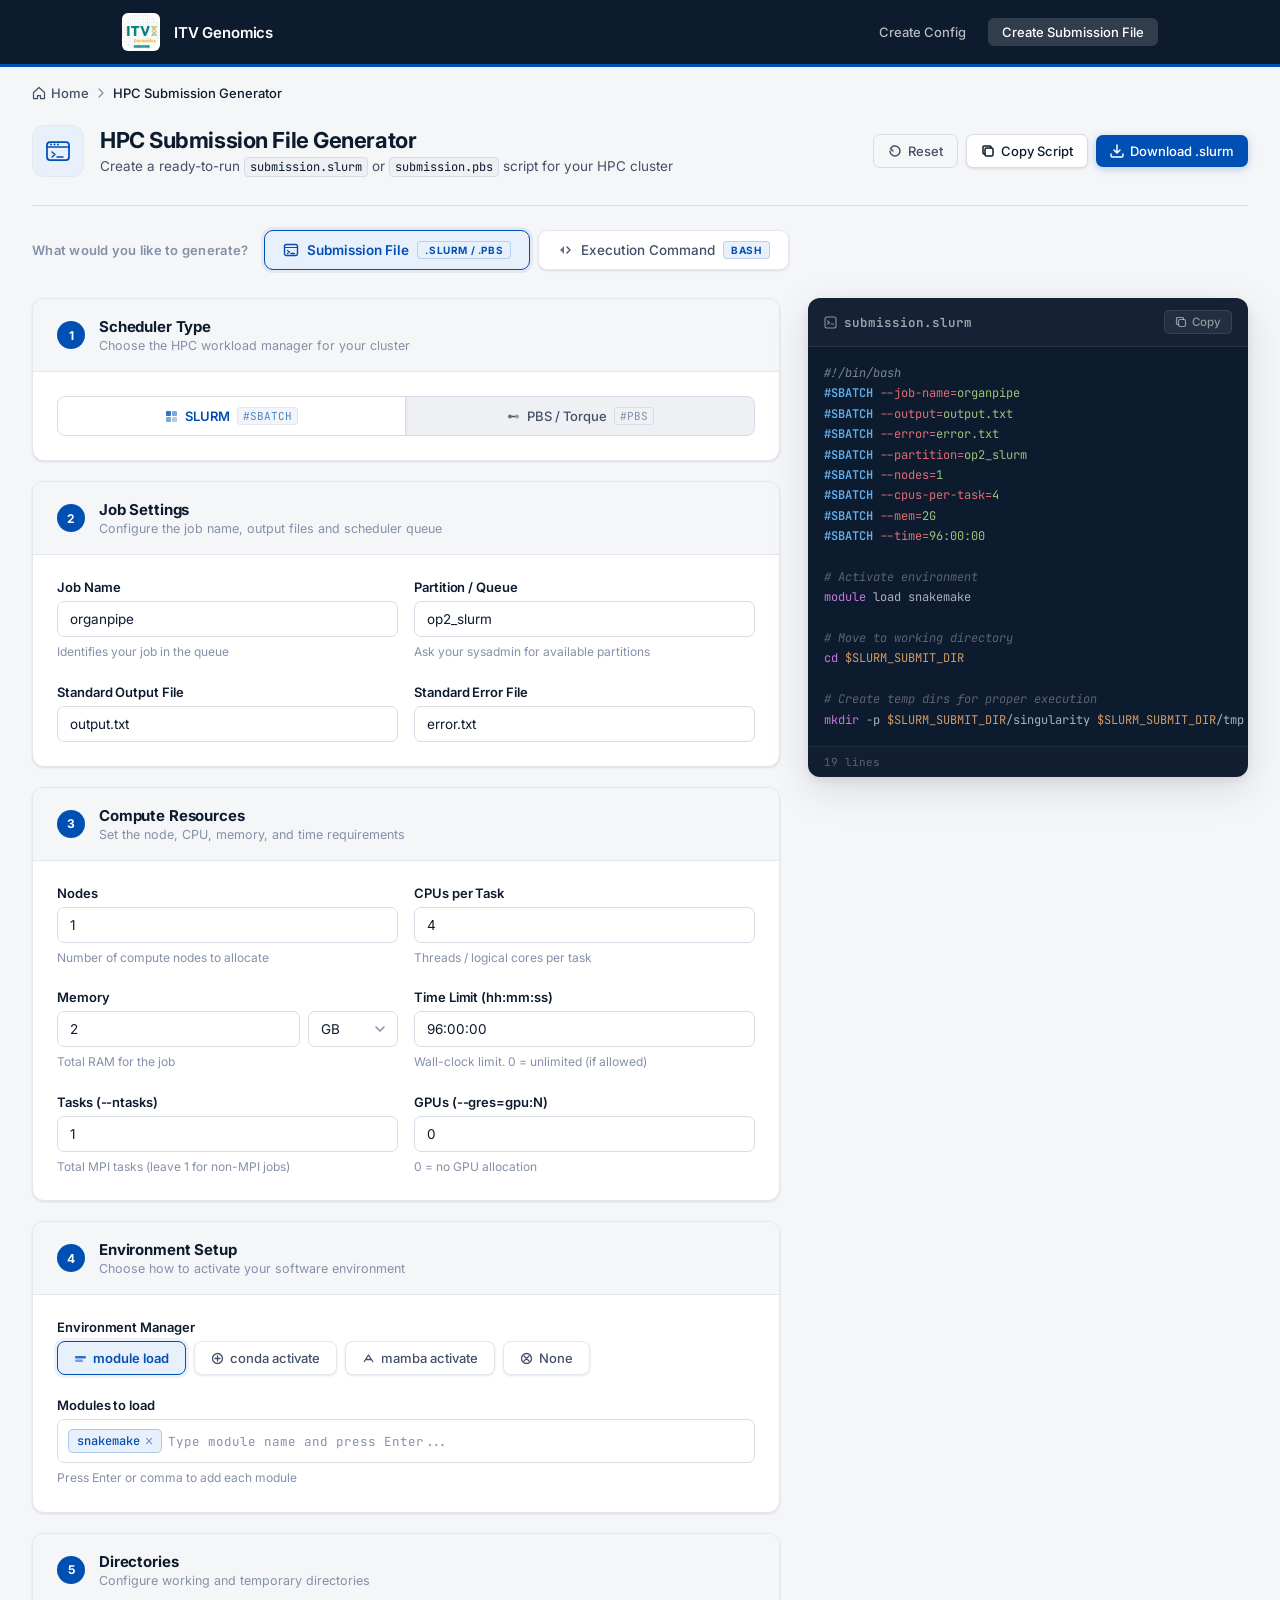
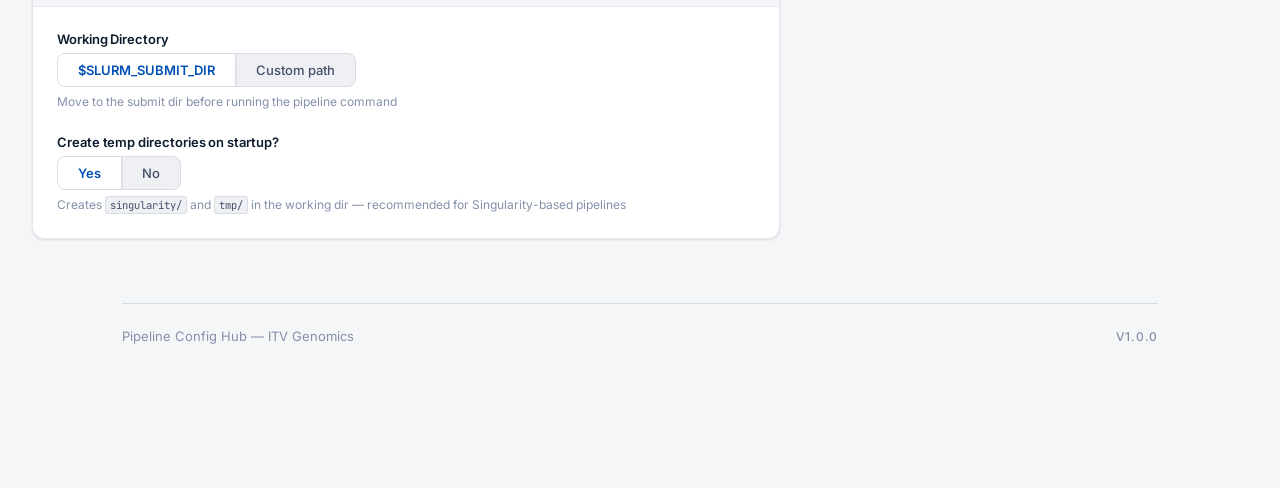
<file: submission.html>
<!DOCTYPE html>
<html lang="en">

<head>
  <meta charset="UTF-8" />
  <meta name="viewport" content="width=device-width, initial-scale=1.0" />
  <meta name="description"
    content="ITV Genomics — Generate SLURM or PBS submission scripts for HPC clusters to run bioinformatics pipelines." />
  <title>HPC Submission Generator — ITV Genomics</title>
  <link rel="preconnect" href="https://fonts.googleapis.com" />
  <link rel="preconnect" href="https://fonts.gstatic.com" crossorigin />
  <link
    href="https://fonts.googleapis.com/css2?family=Inter:wght@300;400;500;600;700;800&family=JetBrains+Mono:wght@400;500&display=swap"
    rel="stylesheet" />
  <link rel="stylesheet" href="style.css" />
  <link rel="stylesheet" href="submission.css" />
</head>

<body>

  <!-- Top Nav -->
  <nav class="top-bar" role="navigation" aria-label="Site header">
    <div class="top-bar-inner">
      <div class="brand-icon" aria-hidden="true">
        <img src="assets/itvgenomics.png" alt="ITV Genomics logo"
          onerror="this.style.display='none';this.nextElementSibling.style.display='flex'"
          style="width:38px;height:38px;object-fit:contain;border-radius:6px;" />
        <svg style="display:none" width="22" height="22" viewBox="0 0 22 22" fill="none">
          <rect x="1" y="5" width="4" height="12" rx="2" fill="white" />
          <rect x="7" y="2" width="4" height="15" rx="2" fill="white" opacity="0.8" />
          <rect x="13" y="6" width="4" height="10" rx="2" fill="white" opacity="0.6" />
          <rect x="19" y="3" width="3" height="14" rx="1.5" fill="white" opacity="0.4" />
        </svg>
      </div>
      <span class="brand-name">ITV Genomics</span>
      <div class="nav-spacer"></div>
      <div class="nav-links">
        <a href="index.html" class="nav-btn">Create Config</a>
        <a href="submission.html" class="nav-btn active">Create Submission File</a>
      </div>
    </div>
  </nav>

  <div class="page-wrapper sub-page-wrapper">

    <!-- Breadcrumb -->
    <nav class="op-breadcrumb" aria-label="Breadcrumb">
      <a href="index.html" class="op-breadcrumb-link">
        <svg width="14" height="14" viewBox="0 0 14 14" fill="none" aria-hidden="true">
          <path d="M7 1.5L1.5 6.5V12.5H5.5V9.5H8.5V12.5H12.5V6.5L7 1.5Z" stroke="currentColor" stroke-width="1.25"
            stroke-linejoin="round" />
        </svg>
        Home
      </a>
      <svg width="12" height="12" viewBox="0 0 12 12" fill="none" aria-hidden="true">
        <path d="M4 2l4 4-4 4" stroke="currentColor" stroke-width="1.25" stroke-linecap="round"
          stroke-linejoin="round" />
      </svg>
      <span class="op-breadcrumb-current">HPC Submission Generator</span>
    </nav>

    <!-- Page Header -->
    <div class="op-page-header">
      <div class="sub-header-icon">
        <svg width="26" height="26" viewBox="0 0 26 26" fill="none" aria-hidden="true">
          <rect x="2" y="4" width="22" height="18" rx="3" stroke="currentColor" stroke-width="1.75" fill="none" />
          <path d="M2 9h22" stroke="currentColor" stroke-width="1.5" stroke-linecap="round" />
          <circle cx="6" cy="6.5" r="1" fill="currentColor" />
          <circle cx="9.5" cy="6.5" r="1" fill="currentColor" />
          <circle cx="13" cy="6.5" r="1" fill="currentColor" />
          <path d="M7 14l3 2.5-3 2.5" stroke="currentColor" stroke-width="1.5" stroke-linecap="round"
            stroke-linejoin="round" />
          <path d="M12 19h6" stroke="currentColor" stroke-width="1.5" stroke-linecap="round" />
        </svg>
      </div>
      <div class="op-header-text">
        <h1>HPC Submission File Generator</h1>
        <p>Create a ready-to-run <code>submission.slurm</code> or <code>submission.pbs</code> script for your HPC
          cluster</p>
      </div>
      <div class="op-header-actions">
        <button id="btn-reset" class="op-btn op-btn-ghost" title="Reset all fields">
          <svg width="14" height="14" viewBox="0 0 14 14" fill="none">
            <path d="M2 7a5 5 0 105-5H5M5 2L2.5 4.5 5 7" stroke="currentColor" stroke-width="1.5" stroke-linecap="round"
              stroke-linejoin="round" />
          </svg>
          Reset
        </button>
        <button id="btn-copy" class="op-btn op-btn-secondary">
          <svg width="14" height="14" viewBox="0 0 14 14" fill="none">
            <rect x="4" y="4" width="8" height="8" rx="1.5" stroke="currentColor" stroke-width="1.5" />
            <path d="M10 4V3a1 1 0 00-1-1H3a1 1 0 00-1 1v6a1 1 0 001 1h1" stroke="currentColor" stroke-width="1.5"
              stroke-linecap="round" />
          </svg>
          Copy Script
        </button>
        <button id="btn-download" class="op-btn op-btn-primary">
          <svg width="14" height="14" viewBox="0 0 14 14" fill="none">
            <path d="M7 1v8M4 6l3 3 3-3M1 10v1.5A1.5 1.5 0 002.5 13h9a1.5 1.5 0 001.5-1.5V10" stroke="currentColor"
              stroke-width="1.5" stroke-linecap="round" stroke-linejoin="round" />
          </svg>
          <span id="btn-download-label">Download .slurm</span>
        </button>
      </div>
    </div>

    <!-- Mode selector -->
    <div class="sub-mode-bar" id="sub-mode-bar">
      <span class="sub-mode-label">What would you like to generate?</span>
      <div class="sub-mode-btns" role="group" aria-label="Generator mode">
        <button class="sub-mode-btn active" id="mode-submission" data-mode="submission">
          <svg width="16" height="16" viewBox="0 0 16 16" fill="none" aria-hidden="true">
            <rect x="1.5" y="2.5" width="13" height="11" rx="2" stroke="currentColor" stroke-width="1.4" fill="none" />
            <path d="M1.5 5.5h13" stroke="currentColor" stroke-width="1.2" stroke-linecap="round" />
            <path d="M4.5 8.5l2 1.5-2 1.5" stroke="currentColor" stroke-width="1.3" stroke-linecap="round"
              stroke-linejoin="round" />
            <path d="M8 11.5h3.5" stroke="currentColor" stroke-width="1.3" stroke-linecap="round" />
          </svg>
          Submission File
          <span class="sub-mode-badge">.slurm / .pbs</span>
        </button>
        <button class="sub-mode-btn" id="mode-execution" data-mode="execution">
          <svg width="16" height="16" viewBox="0 0 16 16" fill="none" aria-hidden="true">
            <path d="M3 8l4-4v8L3 8z" fill="currentColor" opacity="0.8" />
            <path d="M10 5l3 3-3 3" stroke="currentColor" stroke-width="1.4" stroke-linecap="round"
              stroke-linejoin="round" />
          </svg>
          Execution Command
          <span class="sub-mode-badge">bash</span>
        </button>
      </div>
    </div>

    <!-- Editor Layout -->
    <div class="editor-layout" id="editor-layout">

      <!-- ====== FORM PANEL ====== -->
      <div class="form-panel" id="form-panel">

        <!-- Scheduler type -->
        <div class="form-section">
          <div class="section-header">
            <div class="section-step sub-step">1</div>
            <div class="section-header-text">
              <div class="section-title">Scheduler Type</div>
              <div class="section-desc">Choose the HPC workload manager for your cluster</div>
            </div>
          </div>
          <div class="section-body">
            <div class="segmented-control sub-seg" role="radiogroup" aria-label="Scheduler type" id="scheduler-control">
              <label class="segment" id="seg-slurm">
                <input type="radio" name="scheduler" value="slurm" id="sched-slurm" checked />
                <span class="segment-label">
                  <svg width="13" height="13" viewBox="0 0 13 13" fill="none" aria-hidden="true">
                    <rect x="1" y="1" width="5" height="5" rx="1" fill="currentColor" opacity="0.8" />
                    <rect x="7" y="1" width="5" height="5" rx="1" fill="currentColor" opacity="0.5" />
                    <rect x="1" y="7" width="5" height="5" rx="1" fill="currentColor" opacity="0.5" />
                    <rect x="7" y="7" width="5" height="5" rx="1" fill="currentColor" opacity="0.3" />
                  </svg>
                  SLURM
                  <span class="seg-platform">#SBATCH</span>
                </span>
              </label>
              <label class="segment" id="seg-pbs">
                <input type="radio" name="scheduler" value="pbs" id="sched-pbs" />
                <span class="segment-label">
                  <svg width="13" height="13" viewBox="0 0 13 13" fill="none" aria-hidden="true">
                    <circle cx="3" cy="6.5" r="2" fill="currentColor" opacity="0.8" />
                    <circle cx="10" cy="6.5" r="2" fill="currentColor" opacity="0.5" />
                    <path d="M5 6.5h3" stroke="currentColor" stroke-width="1.3" stroke-linecap="round" />
                  </svg>
                  PBS / Torque
                  <span class="seg-platform">#PBS</span>
                </span>
              </label>
            </div>
          </div>
        </div>

        <!-- Job Settings -->
        <div class="form-section">
          <div class="section-header">
            <div class="section-step sub-step">2</div>
            <div class="section-header-text">
              <div class="section-title">Job Settings</div>
              <div class="section-desc">Configure the job name, output files and scheduler queue</div>
            </div>
          </div>
          <div class="section-body">
            <div class="field-row">
              <div class="field-group">
                <label class="field-label" for="job-name">Job Name</label>
                <input class="field-input" type="text" id="job-name" placeholder="e.g. organpipe" value="organpipe" />
                <span class="field-hint">Identifies your job in the queue</span>
              </div>
              <div class="field-group">
                <label class="field-label" for="partition">Partition / Queue</label>
                <input class="field-input" type="text" id="partition" placeholder="e.g. op2_slurm" value="op2_slurm" />
                <span class="field-hint">Ask your sysadmin for available partitions</span>
              </div>
            </div>
            <div class="field-row">
              <div class="field-group">
                <label class="field-label" for="stdout-file">Standard Output File</label>
                <input class="field-input" type="text" id="stdout-file" placeholder="output.txt" value="output.txt" />
              </div>
              <div class="field-group">
                <label class="field-label" for="stderr-file">Standard Error File</label>
                <input class="field-input" type="text" id="stderr-file" placeholder="error.txt" value="error.txt" />
              </div>
            </div>
          </div>
        </div>

        <!-- Compute Resources -->
        <div class="form-section">
          <div class="section-header">
            <div class="section-step sub-step">3</div>
            <div class="section-header-text">
              <div class="section-title">Compute Resources</div>
              <div class="section-desc">Set the node, CPU, memory, and time requirements</div>
            </div>
          </div>
          <div class="section-body">
            <div class="field-row">
              <div class="field-group">
                <label class="field-label" for="nodes">Nodes</label>
                <input class="field-input" type="number" id="nodes" min="1" value="1" />
                <span class="field-hint">Number of compute nodes to allocate</span>
              </div>
              <div class="field-group">
                <label class="field-label" for="cpus">CPUs per Task</label>
                <input class="field-input" type="number" id="cpus" min="1" value="4" />
                <span class="field-hint">Threads / logical cores per task</span>
              </div>
            </div>
            <div class="field-row">
              <div class="field-group">
                <label class="field-label" for="mem-value">Memory</label>
                <div class="mem-input-group">
                  <input class="field-input mem-num" type="number" id="mem-value" min="1" value="2" />
                  <select class="field-select mem-unit" id="mem-unit">
                    <option value="G" selected>GB</option>
                    <option value="M">MB</option>
                    <option value="T">TB</option>
                  </select>
                </div>
                <span class="field-hint">Total RAM for the job</span>
              </div>
              <div class="field-group">
                <label class="field-label" for="time-limit">Time Limit (hh:mm:ss)</label>
                <input class="field-input" type="text" id="time-limit" placeholder="96:00:00" value="96:00:00" />
                <span class="field-hint">Wall-clock limit. 0 = unlimited (if allowed)</span>
              </div>
            </div>
            <!-- SLURM extra -->
            <div id="slurm-extra-resources" class="conditional-group">
              <div class="field-row">
                <div class="field-group">
                  <label class="field-label" for="ntasks">Tasks (--ntasks)</label>
                  <input class="field-input" type="number" id="ntasks" min="1" value="1" />
                  <span class="field-hint">Total MPI tasks (leave 1 for non-MPI jobs)</span>
                </div>
                <div class="field-group">
                  <label class="field-label" for="gpus">GPUs (--gres=gpu:N)</label>
                  <input class="field-input" type="number" id="gpus" min="0" value="0" />
                  <span class="field-hint">0 = no GPU allocation</span>
                </div>
              </div>
            </div>
            <!-- PBS extra -->
            <div id="pbs-extra-resources" class="conditional-group hidden">
              <div class="field-row">
                <div class="field-group">
                  <label class="field-label" for="pbs-queue">Queue Name</label>
                  <input class="field-input" type="text" id="pbs-queue" placeholder="batch" value="batch" />
                  <span class="field-hint">PBS queue (equivalent to SLURM partition)</span>
                </div>
                <div class="field-group">
                  <label class="field-label" for="pbs-ppn">Processors per Node (ppn)</label>
                  <input class="field-input" type="number" id="pbs-ppn" min="1" value="4" />
                  <span class="field-hint">Processors per node</span>
                </div>
              </div>
            </div>
          </div>
        </div>

        <!-- Environment Setup -->
        <div class="form-section">
          <div class="section-header">
            <div class="section-step sub-step">4</div>
            <div class="section-header-text">
              <div class="section-title">Environment Setup</div>
              <div class="section-desc">Choose how to activate your software environment</div>
            </div>
          </div>
          <div class="section-body">
            <div class="field-group">
              <label class="field-label">Environment Manager</label>
              <div class="env-pills" role="radiogroup" aria-label="Environment manager">
                <label class="env-pill" id="pill-module">
                  <input type="radio" name="env_type" value="module" id="env-module" checked />
                  <span>
                    <svg width="13" height="13" viewBox="0 0 13 13" fill="none" aria-hidden="true">
                      <rect x="1" y="4" width="11" height="2.5" rx="1.25" fill="currentColor" opacity="0.8" />
                      <rect x="1" y="7.5" width="8" height="2.5" rx="1.25" fill="currentColor" opacity="0.5" />
                    </svg>
                    module load
                  </span>
                </label>
                <label class="env-pill" id="pill-conda">
                  <input type="radio" name="env_type" value="conda" id="env-conda" />
                  <span>
                    <svg width="13" height="13" viewBox="0 0 13 13" fill="none" aria-hidden="true">
                      <circle cx="6.5" cy="6.5" r="5" stroke="currentColor" stroke-width="1.3" fill="none" />
                      <path d="M4 6.5h5M6.5 4v5" stroke="currentColor" stroke-width="1.3" stroke-linecap="round" />
                    </svg>
                    conda activate
                  </span>
                </label>
                <label class="env-pill" id="pill-mamba">
                  <input type="radio" name="env_type" value="mamba" id="env-mamba" />
                  <span>
                    <svg width="13" height="13" viewBox="0 0 13 13" fill="none" aria-hidden="true">
                      <path d="M2 10L6.5 3 11 10" stroke="currentColor" stroke-width="1.3" stroke-linejoin="round" />
                      <path d="M4 7.5h5" stroke="currentColor" stroke-width="1.3" stroke-linecap="round" />
                    </svg>
                    mamba activate
                  </span>
                </label>
                <label class="env-pill" id="pill-none">
                  <input type="radio" name="env_type" value="none" id="env-none" />
                  <span>
                    <svg width="13" height="13" viewBox="0 0 13 13" fill="none" aria-hidden="true">
                      <circle cx="6.5" cy="6.5" r="5" stroke="currentColor" stroke-width="1.3" fill="none" />
                      <path d="M4 4l5 5M9 4l-5 5" stroke="currentColor" stroke-width="1.2" stroke-linecap="round" />
                    </svg>
                    None
                  </span>
                </label>
              </div>
            </div>

            <!-- module fields -->
            <div class="conditional-group" id="env-module-group">
              <div class="field-group">
                <label class="field-label" for="module-input">Modules to load</label>
                <div class="env-tags-wrapper" id="module-tags-wrapper">
                  <div class="env-tags" id="module-tags"></div>
                  <input class="env-tag-input" id="module-input" type="text"
                    placeholder="Type module name and press Enter..." />
                </div>
                <span class="field-hint">Press Enter or comma to add each module</span>
              </div>
            </div>

            <!-- conda / mamba fields -->
            <div class="conditional-group hidden" id="env-conda-group">
              <div class="field-group">
                <label class="field-label" for="conda-env-name">Environment Name</label>
                <input class="field-input" type="text" id="conda-env-name" placeholder="e.g. snakemake_env" />
                <span class="field-hint">Common environments:</span>
                <div class="env-suggestions" id="conda-suggestions">
                  <button class="env-sugg-chip" data-target="conda-env-name" data-val="snakemake"
                    type="button">snakemake</button>
                  <button class="env-sugg-chip" data-target="conda-env-name" data-val="base" type="button">base</button>
                  <button class="env-sugg-chip" data-target="conda-env-name" data-val="organpipe"
                    type="button">organpipe</button>
                  <button class="env-sugg-chip" data-target="conda-env-name" data-val="pipeasm"
                    type="button">pipeasm</button>
                  <button class="env-sugg-chip" data-target="conda-env-name" data-val="procura"
                    type="button">procura</button>
                  <button class="env-sugg-chip" data-target="conda-env-name" data-val="pimba"
                    type="button">pimba</button>
                  <button class="env-sugg-chip" data-target="conda-env-name" data-val="prokka"
                    type="button">prokka</button>
                  <button class="env-sugg-chip" data-target="conda-env-name" data-val="genomics"
                    type="button">genomics</button>
                </div>
              </div>
            </div>
          </div>
        </div>

        <!-- Directories -->
        <div class="form-section">
          <div class="section-header">
            <div class="section-step sub-step">5</div>
            <div class="section-header-text">
              <div class="section-title">Directories</div>
              <div class="section-desc">Configure working and temporary directories</div>
            </div>
          </div>
          <div class="section-body">
            <div class="field-group">
              <label class="field-label">Working Directory</label>
              <div class="yn-control">
                <label class="yn-pill">
                  <input type="radio" name="workdir_type" value="submit" id="wd-submit" checked />
                  <span id="wd-submit-label">$SLURM_SUBMIT_DIR</span>
                </label>
                <label class="yn-pill">
                  <input type="radio" name="workdir_type" value="custom" id="wd-custom" />
                  <span>Custom path</span>
                </label>
              </div>
              <span class="field-hint">Move to the submit dir before running the pipeline command</span>
            </div>
            <div class="conditional-group hidden" id="custom-workdir-group">
              <div class="field-group">
                <label class="field-label" for="custom-workdir">Custom Working Directory</label>
                <input class="field-input" type="text" id="custom-workdir" placeholder="/scratch/user/project" />
              </div>
            </div>

            <div class="field-group">
              <label class="field-label">Create temp directories on startup?</label>
              <div class="yn-control">
                <label class="yn-pill">
                  <input type="radio" name="create_tmp" value="yes" id="tmp-yes" checked />
                  <span>Yes</span>
                </label>
                <label class="yn-pill">
                  <input type="radio" name="create_tmp" value="no" id="tmp-no" />
                  <span>No</span>
                </label>
              </div>
              <span class="field-hint">Creates <code>singularity/</code> and <code>tmp/</code> in the working dir —
                recommended for Singularity-based pipelines</span>
            </div>
          </div>
        </div>


      </div><!-- end form-panel -->

      <!-- ====== SCRIPT PANEL ====== -->
      <div class="yaml-panel" id="script-panel" role="region" aria-label="Generated script preview">
        <div class="yaml-header">
          <div class="yaml-title">
            <svg width="13" height="13" viewBox="0 0 13 13" fill="none" aria-hidden="true">
              <rect x="1" y="1" width="11" height="11" rx="2" stroke="rgba(255,255,255,0.5)" stroke-width="1.1" />
              <path d="M3.5 5l2 1.5-2 1.5" stroke="rgba(255,255,255,0.5)" stroke-width="1.1" stroke-linecap="round"
                stroke-linejoin="round" />
              <path d="M7 8h2.5" stroke="rgba(255,255,255,0.5)" stroke-width="1.1" stroke-linecap="round" />
            </svg>
            <span id="script-filename">submission.slurm</span>
          </div>
          <div style="display:flex;gap:6px;align-items:center">
            <button class="yaml-copy-btn" id="panel-copy-btn" aria-label="Copy script">
              <svg width="12" height="12" viewBox="0 0 12 12" fill="none">
                <rect x="3.5" y="3.5" width="7" height="7" rx="1.5" stroke="currentColor" stroke-width="1.2" />
                <path d="M8.5 3.5V2.5a1 1 0 00-1-1h-5a1 1 0 00-1 1v5a1 1 0 001 1h1" stroke="currentColor"
                  stroke-width="1.2" stroke-linecap="round" />
              </svg>
              Copy
            </button>
          </div>
        </div>
        <div class="yaml-body" id="script-body">
          <pre class="yaml-pre" id="script-pre"></pre>
        </div>
        <div class="yaml-footer">
          <span id="script-line-count"
            style="font-size:11px;color:rgba(255,255,255,0.3);font-family:'JetBrains Mono',monospace">0 lines</span>
          <span class="copy-toast hidden" id="copy-toast">Copied!</span>
        </div>
      </div><!-- end script-panel -->

    </div><!-- end sub-page-wrapper -->

    <!-- ============================================================
       EXECUTION COMMAND LAYOUT (hidden until tab is active)
  ============================================================ -->
    <div id="exec-layout" class="sub-page-wrapper exec-outer hidden">

      <!-- Pipeline Selector -->
      <div class="exec-pipeline-bar">
        <span class="sub-mode-label">Select Pipeline</span>
        <div class="exec-pipeline-selector" role="group" aria-label="Select pipeline">

          <button class="exec-pipeline-card active" id="exec-pipe-organpipe" data-pipeline="organpipe">
            <div class="exec-pipe-logo exec-pipe-logo-img" style="background:var(--organpipe-bg)">
              <img src="assets/organpipe-logo.png" alt="OrganPipe logo" />
            </div>
            <div class="exec-pipe-info">
              <span class="exec-pipe-name">OrganPipe</span>
              <span class="exec-pipe-desc">Organellar genome assembly</span>
            </div>
          </button>

          <button class="exec-pipeline-card" id="exec-pipe-pipeasm" data-pipeline="pipeasm">
            <div class="exec-pipe-logo exec-pipe-logo-img" style="background:var(--pipeasm-bg)">
              <img src="assets/pipeasm-logo.png" alt="Pipeasm logo" />
            </div>
            <div class="exec-pipe-info">
              <span class="exec-pipe-name">Pipeasm</span>
              <span class="exec-pipe-desc">Reference-quality genome assembly</span>
            </div>
            
          </button>

          <button class="exec-pipeline-card" id="exec-pipe-procura" data-pipeline="procura">
            <div class="exec-pipe-logo exec-pipe-logo-img" style="background:var(--procura-bg)">
              <img src="assets/procura-logo.jpg" alt="ProCura logo" />
            </div>
            <div class="exec-pipe-info">
              <span class="exec-pipe-name">ProCura</span>
              <span class="exec-pipe-desc">Genome curation &amp; evaluation</span>
            </div>
          </button>

          <button class="exec-pipeline-card" id="exec-pipe-pimba" data-pipeline="pimba">
            <div class="exec-pipe-logo exec-pipe-logo-img" style="background:var(--pimba-bg)">
              <img src="assets/pimba.png" alt="PIMBA logo" />
            </div>
            <div class="exec-pipe-info">
              <span class="exec-pipe-name">PIMBA</span>
              <span class="exec-pipe-desc">Metabarcoding analysis</span>
            </div>
          </button>

        </div>
      </div>

      <!-- ==================== ORGANPIPE VIEW ==================== -->
      <div id="exec-organpipe-view" class="exec-pipeline-view">

        <!-- OrganPipe command builder -->
        <div id="exec-organpipe-form" class="editor-layout exec-editor-layout">

        <!-- FORM PANEL -->
        <div class="form-panel">

          <!-- Step 1: Required Parameters -->
          <div class="form-section">
            <div class="section-header">
              <div class="section-step sub-step">1</div>
              <div class="section-header-text">
                <div class="section-title">Required Parameters</div>
                <div class="section-desc">Core paths — all are mandatory</div>
              </div>
              <span class="flag-badge flag-required">Required</span>
            </div>
            <div class="section-body">
              <!-- Working directory with submit-dir toggle -->
              <div class="field-group">
                <label class="field-label">
                  Working Directory
                  <code class="flag-inline">-d</code>
                </label>
                <div class="yn-control" id="exec-wd-toggle">
                  <label class="yn-pill">
                    <input type="radio" name="exec-wd-type" value="submitdir" id="exec-wd-submitdir" checked />
                    <span id="exec-wd-submit-label">$SLURM_SUBMIT_DIR</span>
                  </label>
                  <label class="yn-pill">
                    <input type="radio" name="exec-wd-type" value="custom" id="exec-wd-custom" />
                    <span>Custom path</span>
                  </label>
                </div>
                <span class="field-hint">Use the SLURM submit directory, or specify a custom path</span>
              </div>
              <div class="conditional-group hidden" id="exec-workdir-group">
                <div class="field-group">
                  <label class="field-label" for="exec-workdir">Custom Directory Path</label>
                  <input class="field-input" type="text" id="exec-workdir" placeholder="/path/to/work/dir" />
                  <span class="field-hint">Directory where all workflow files are located (outputs will be created
                    here)</span>
                </div>
              </div>
              <div class="field-group">
                <label class="field-label" for="exec-config">
                  Config File
                  <code class="flag-inline">-c</code>
                </label>
                <input class="field-input" type="text" id="exec-config" placeholder="/path/to/config.yaml" />
                <span class="field-hint">YAML or CSV config file. <a href="organpipe/index.html"
                    class="field-link">Generate one here &rarr;</a></span>
              </div>
            </div>
          </div>

          <!-- Step 2: Execution Mode -->
          <div class="form-section">
            <div class="section-header">
              <div class="section-step sub-step">2</div>
              <div class="section-header-text">
                <div class="section-title">Execution Mode</div>
                <div class="section-desc">Run locally or submit jobs to a SLURM cluster</div>
              </div>
            </div>
            <div class="section-body">
              <div class="field-group">
                <div class="segmented-control sub-seg" role="radiogroup" aria-label="Execution mode">
                  <label class="segment">
                    <input type="radio" name="exec-run-mode" value="local" id="exec-mode-local" checked />
                    <span class="segment-label">
                      <svg width="13" height="13" viewBox="0 0 13 13" fill="none">
                        <rect x="1" y="3" width="11" height="7" rx="1.5" stroke="currentColor" stroke-width="1.2"
                          fill="none" />
                        <path d="M4 10v2M9 10v2M3 12h7" stroke="currentColor" stroke-width="1.2"
                          stroke-linecap="round" />
                      </svg>
                      Local
                      <span class="seg-platform">-t controls threads</span>
                    </span>
                  </label>
                  <label class="segment">
                    <input type="radio" name="exec-run-mode" value="slurm" id="exec-mode-slurm" />
                    <span class="segment-label">
                      <svg width="13" height="13" viewBox="0 0 13 13" fill="none">
                        <rect x="1" y="1" width="5" height="5" rx="1" fill="currentColor" opacity="0.8" />
                        <rect x="7" y="1" width="5" height="5" rx="1" fill="currentColor" opacity="0.5" />
                        <rect x="1" y="7" width="5" height="5" rx="1" fill="currentColor" opacity="0.5" />
                        <rect x="7" y="7" width="5" height="5" rx="1" fill="currentColor" opacity="0.3" />
                      </svg>
                      SLURM
                      <span class="seg-platform">-slurm flag</span>
                    </span>
                  </label>
                </div>
              </div>
              <!-- Local-only: threads -->
              <div class="conditional-group" id="exec-local-fields">
                <div class="field-group">
                  <label class="field-label" for="exec-threads">
                    Threads
                    <code class="flag-inline">-t</code>
                  </label>
                  <input class="field-input" type="number" id="exec-threads" min="1" value="4"
                    style="max-width:180px" />
                  <span class="field-hint">Number of CPU threads to use locally</span>
                </div>
              </div>
              <!-- SLURM-only fields -->
              <div class="conditional-group hidden" id="exec-slurm-fields">
                <div class="field-row">
                  <div class="field-group">
                    <label class="field-label" for="exec-slurm-jobs">
                      Jobs in Queue
                      <code class="flag-inline">-j</code>
                    </label>
                    <input class="field-input" type="number" id="exec-slurm-jobs" min="1" value="8" />
                    <span class="field-hint">How many jobs to submit to SLURM at once</span>
                  </div>
                  <div class="field-group">
                    <label class="field-label" for="exec-partition">
                      Partition
                      <code class="flag-inline">-partition</code>
                      <span class="flag-badge flag-required" style="font-size:10px;padding:1px 6px">Required</span>
                    </label>
                    <input class="field-input" type="text" id="exec-partition" placeholder="e.g. op2_slurm" />
                    <span class="field-hint">SLURM queue name — must be set when using -slurm</span>
                  </div>
                </div>
              </div>
            </div>
          </div>

          <!-- Step 3: Workflow Options -->
            <div class="form-section">
              <div class="section-header">
                <div class="section-step sub-step">3</div>
                <div class="section-header-text">
                  <div class="section-title">Workflow Options</div>
                  <div class="section-desc">Dry run and batch mode settings</div>
                </div>
              </div>
              <div class="section-body">

                <!-- Dry run -->
                <div class="field-group">
                  <label class="field-label">
                    Dry Run First
                    <code class="flag-inline">-np</code>
                    <span class="flag-badge flag-recommended">Recommended</span>
                  </label>
                  <div class="yn-control">
                    <label class="yn-pill">
                      <input type="radio" name="exec-dry-run" value="yes" id="exec-dry-yes" checked />
                      <span>Yes</span>
                    </label>
                    <label class="yn-pill">
                      <input type="radio" name="exec-dry-run" value="no" id="exec-dry-no" />
                      <span>No</span>
                    </label>
                  </div>
                  <span class="field-hint">When enabled, the preview shows <strong>two commands</strong>: a safe dry run
                    first, then the actual execution. The dry run validates all paths, builds Singularity images, and
                    shows planned jobs &mdash; without running anything.</span>
                </div>

                <!-- Batch mode -->
                <div class="field-group">
                  <label class="field-label">
                    Batch Mode
                    <code class="flag-inline">-batch</code>
                    <span class="flag-badge flag-optional">Optional</span>
                  </label>
                  <div class="yn-control">
                    <label class="yn-pill">
                      <input type="radio" name="exec-batch" value="yes" id="exec-batch-yes" />
                      <span>Enabled</span>
                    </label>
                    <label class="yn-pill">
                      <input type="radio" name="exec-batch" value="no" id="exec-batch-no" checked />
                      <span>Disabled</span>
                    </label>
                  </div>
                  <span class="field-hint">Improves DAG resolution for large rule counts (&gt; 3000 rules). Recommended
                    when running many samples.</span>
                </div>

                <!-- Batch size (conditional) -->
                <div class="conditional-group hidden" id="exec-nbatch-group">
                  <div class="field-group">
                    <label class="field-label" for="exec-nbatch">
                      Batch Size
                      <code class="flag-inline">-nbatch</code>
                    </label>
                    <input class="field-input" type="number" id="exec-nbatch" min="1" value="5"
                      style="max-width:180px" />
                    <span class="field-hint">Number of batches (default: 5)</span>
                  </div>
                </div>

              </div>
            </div>

            <!-- Step 4: Optional Resources -->
            <div class="form-section">
              <div class="section-header">
                <div class="section-step sub-step">4</div>
                <div class="section-header-text">
                  <div class="section-title">Storage &amp; Databases</div>
                  <div class="section-desc">Optional paths for containers and reference databases</div>
                </div>
                <span class="flag-badge flag-optional">Optional</span>
              </div>
              <div class="section-body">
                <div class="field-group">
                  <label class="field-label" for="exec-sifdir">
                    Singularity Images Directory
                    <code class="flag-inline">-sifdir</code>
                  </label>
                  <input class="field-input" type="text" id="exec-sifdir" placeholder="/scratch/sif_files/organpipe" />
                  <span class="field-hint">Directory to build/cache Singularity images. If images already exist here,
                    they won't be re-pulled. Tip: share one directory across all users on the cluster.</span>
                </div>
                <div class="field-group">
                  <label class="field-label" for="exec-nhmmer-db">
                    HMM Database
                    <code class="flag-inline">-nhmmer_db</code>
                  </label>
                  <input class="field-input" type="text" id="exec-nhmmer-db" placeholder="/path/to/rfam.hmm" />
                  <span class="field-hint">Path to HMMER database used by nhmmer. Defaults to
                    <code>resources/rfam.hmm</code>. Must be compatible with HMMER v3.4.</span>
                </div>
              </div>
            </div>


          </div><!-- end exec form-panel -->

          <!-- COMMAND PREVIEW PANEL -->
          <div class="yaml-panel" id="exec-cmd-panel" role="region" aria-label="Generated command preview">
            <div class="yaml-header">
              <div class="yaml-title">
                <svg width="13" height="13" viewBox="0 0 13 13" fill="none" aria-hidden="true">
                  <path d="M2.5 9.5l3-3-3-3" stroke="rgba(255,255,255,0.5)" stroke-width="1.2" stroke-linecap="round"
                    stroke-linejoin="round" />
                  <path d="M7.5 9.5h3" stroke="rgba(255,255,255,0.5)" stroke-width="1.2" stroke-linecap="round" />
                </svg>
                OrganPipe Command
              </div>
              <div style="display:flex;gap:6px;align-items:center">
                <label class="cmd-wrap-toggle" title="Toggle line wrapping">
                  <input type="checkbox" id="exec-wrap-toggle" />
                  <span>Wrap</span>
                </label>
                <button class="yaml-copy-btn" id="exec-copy-btn" aria-label="Copy command">
                  <svg width="12" height="12" viewBox="0 0 12 12" fill="none">
                    <rect x="3.5" y="3.5" width="7" height="7" rx="1.5" stroke="currentColor" stroke-width="1.2" />
                    <path d="M8.5 3.5V2.5a1 1 0 00-1-1h-5a1 1 0 00-1 1v5a1 1 0 001 1h1" stroke="currentColor"
                      stroke-width="1.2" stroke-linecap="round" />
                  </svg>
                  Copy
                </button>
              </div>
            </div>
            <div class="yaml-body" id="exec-cmd-body">
              <pre class="yaml-pre" id="exec-cmd-pre"></pre>
            </div>
            <div class="yaml-footer">
              <div class="exec-cmd-actions">
                <button class="op-btn op-btn-secondary exec-dl-btn" id="exec-dl-btn"
                  style="font-size:12px;padding:5px 12px">
                  <svg width="12" height="12" viewBox="0 0 12 12" fill="none">
                    <path d="M6 1v7M3.5 5.5 6 8l2.5-2.5M1 9v1.5A1.5 1.5 0 002.5 12h7A1.5 1.5 0 0011 10.5V9"
                      stroke="currentColor" stroke-width="1.3" stroke-linecap="round" stroke-linejoin="round" />
                  </svg>
                  Save as .sh
                </button>
              </div>
              <span class="copy-toast hidden" id="exec-copy-toast">Copied!</span>
            </div>
          </div><!-- end exec-cmd-panel -->

        </div><!-- end exec-organpipe-form -->

        <!-- ── Unlock warning banner ── -->
        <div class="smart-hint smart-hint-warn exec-unlock-banner" style="margin-top:24px">
          <div class="smart-hint-icon">
            <svg width="18" height="18" viewBox="0 0 18 18" fill="none">
              <path d="M9 2L16.9 16H1.1L9 2z" stroke="currentColor" stroke-width="1.5" stroke-linejoin="round"
                fill="none" />
              <path d="M9 7v4" stroke="currentColor" stroke-width="1.5" stroke-linecap="round" />
              <circle cx="9" cy="13" r="0.9" fill="currentColor" />
            </svg>
          </div>
          <div class="smart-hint-body">
            <strong>Snakemake directory lock:</strong> If a job does not complete or Snakemake crashes, it may leave the
            working directory locked. To recover:
            <ol style="margin:8px 0 0 18px;line-height:1.9">
              <li>Run your command once with the <code>-unlock</code> flag added</li>
              <li>Remove the <code>-unlock</code> flag and run normally again</li>
            </ol>
          </div>
        </div>

        <!-- ── Flag Reference Table ── -->
        <div class="flag-ref-section" style="margin-top:32px">
          <div class="section-label" style="margin-bottom:16px">
            <span class="section-label-text">OrganPipe — Flag Reference</span>
            <span class="section-label-line"></span>
          </div>
          <div class="flag-ref-table-wrap">
            <table class="flag-ref-table">
              <thead>
                <tr>
                  <th>Flag</th>
                  <th>Type</th>
                  <th>Description</th>
                </tr>
              </thead>
              <tbody>
                <tr>
                  <td><code>-d &lt;path&gt;</code></td>
                  <td><span class="flag-badge flag-required">Required</span></td>
                  <td>Path to your working directory where all workflow files are</td>
                </tr>
                <tr>
                  <td><code>-c &lt;path&gt;</code></td>
                  <td><span class="flag-badge flag-required">Required</span></td>
                  <td>Config file path (YAML or CSV) with all needed parameters</td>
                </tr>
                <tr>
                  <td><code>-t &lt;int&gt;</code> / <code>-j &lt;int&gt;</code></td>
                  <td><span class="flag-badge flag-required">Required</span></td>
                  <td>Number of threads (local mode) or jobs submitted at once (SLURM mode). Use <code>-t</code> for
                    local runs; when using <code>-slurm</code>, use <code>-j</code> to control SLURM job concurrency
                  </td>
                </tr>
                <tr>
                  <td><code>-np</code></td>
                  <td><span class="flag-badge flag-optional">Optional</span></td>
                  <td>Dry run — shows what jobs will be executed without running them. Also builds Singularity images
                  </td>
                </tr>
                <tr>
                  <td><code>-unlock</code></td>
                  <td><span class="flag-badge flag-optional">Optional</span></td>
                  <td>Unlock the working directory if Snakemake has locked it after a crash. Run once with this flag,
                    then remove it and run normally</td>
                </tr>
                <tr>
                  <td><code>-batch</code></td>
                  <td><span class="flag-badge flag-optional">Optional</span></td>
                  <td>Enable batch mode for large runs (&gt; 3000 rules / many samples). Improves Snakemake DAG
                    resolution time</td>
                </tr>
                <tr>
                  <td><code>-nbatch &lt;int&gt;</code></td>
                  <td><span class="flag-badge flag-optional">Optional</span></td>
                  <td>Number of batches when using <code>-batch</code> (default: 5)</td>
                </tr>
                <tr>
                  <td><code>-sifdir &lt;path&gt;</code></td>
                  <td><span class="flag-badge flag-optional">Optional</span></td>
                  <td>Directory to build/cache all Singularity image files. If images already exist, they won't be
                    re-pulled. Default: <code>resources/sif_dir</code></td>
                </tr>
                <tr>
                  <td><code>-rerun</code></td>
                  <td><span class="flag-badge flag-optional">Optional</span></td>
                  <td>Delete previous results and temporary files for all samples in the config file to ensure a clean
                    re-run with updated configurations. No arguments needed.</td>
                </tr>
                <tr>
                  <td><code>-nhmmer_db &lt;path&gt;</code></td>
                  <td><span class="flag-badge flag-optional">Optional</span></td>
                  <td>Path to HMMER database for nhmmer. Defaults to <code>resources/rfam.hmm</code>. Must be HMMER v3.4
                    compatible</td>
                </tr>
                <tr class="flag-ref-slurm">
                  <td><code>-slurm</code></td>
                  <td><span class="flag-badge"
                      style="color:#0369a1;background:#e0f2fe;border-color:#bae6fd">SLURM</span></td>
                  <td>Enable SLURM job submission mode using Snakemake's profile system</td>
                </tr>
                <tr class="flag-ref-slurm">
                  <td><code>-j &lt;int&gt;</code></td>
                  <td><span class="flag-badge" style="color:#0369a1;background:#e0f2fe;border-color:#bae6fd">SLURM
                      only</span></td>
                  <td>Number of jobs to submit to the SLURM queue at once. Use alongside <code>-t</code> when running in
                    SLURM mode</td>
                </tr>
                <tr class="flag-ref-slurm">
                  <td><code>-partition &lt;name&gt;</code></td>
                  <td><span class="flag-badge" style="color:#0369a1;background:#e0f2fe;border-color:#bae6fd">SLURM
                      only</span></td>
                  <td>SLURM partition (queue) to submit jobs to. Required when using <code>-slurm</code></td>
                </tr>
              </tbody>
            </table>
          </div>
          <p class="flag-ref-note">To customize default thread counts and memory per rule, edit
            <code>config/local_params.yaml</code>. Do not modify the <code>{WORKDIR}</code>, <code>{THREADS}</code>, or
            <code>{PARTITION}</code> variables directly.</p>
        </div>

      </div><!-- end exec-organpipe-view -->

      <!-- ==================== PIPEASM VIEW ==================== -->
      <div id="exec-pipeasm-view" class="exec-pipeline-view hidden">

        <!-- Pipeasm command builder -->
        <div id="exec-pipeasm-form" class="editor-layout exec-editor-layout">

        <!-- FORM PANEL -->
        <div class="form-panel">

          <!-- Step 1: Core Paths -->
          <div class="form-section">
            <div class="section-header">
              <div class="section-step sub-step">1</div>
              <div class="section-header-text">
                <div class="section-title">Core Paths</div>
                <div class="section-desc">Working directory and optional config/snakefile paths</div>
              </div>
            </div>
            <div class="section-body">
              
              <!-- Working directory with submit-dir toggle -->
              <div class="field-group">
                <label class="field-label">
                  Working Directory
                  <code class="flag-inline">-d</code>
                </label>
                <div class="yn-control" id="pipeasm-wd-toggle">
                  <label class="yn-pill">
                    <input type="radio" name="pipeasm-wd-type" value="submitdir" id="pipeasm-wd-submitdir" checked />
                    <span id="pipeasm-wd-submit-label">$SLURM_SUBMIT_DIR</span>
                  </label>
                  <label class="yn-pill">
                    <input type="radio" name="pipeasm-wd-type" value="custom" id="pipeasm-wd-custom" />
                    <span>Custom path</span>
                  </label>
                </div>
                <span class="field-hint">Use the SLURM submit directory, or specify a custom path</span>
              </div>
              <div class="conditional-group hidden" id="pipeasm-workdir-group">
                <div class="field-group">
                  <label class="field-label" for="pipeasm-workdir">Custom Directory Path</label>
                  <input class="field-input" type="text" id="pipeasm-workdir" placeholder="/path/to/work/dir" />
                  <span class="field-hint">Directory where all workflow files are located (outputs will be created
                    here)</span>
                </div>
              </div>
              <div class="field-group">
                <label class="field-label" for="pipeasm-config">
                  Config File
                  <code class="flag-inline">-c</code>
                  <span class="flag-badge flag-optional" style="font-size:10px;padding:1px 6px">Optional</span>
                </label>
                <input class="field-input" type="text" id="pipeasm-config" placeholder="/path/to/config.yaml" />
                <span class="field-hint">Overwrite the default configuration file (config/config.yaml).</span>
              </div>
              <div class="field-group">
                <label class="field-label" for="pipeasm-snakefile">
                  Snakefile
                  <code class="flag-inline">-s</code>
                  <span class="flag-badge flag-optional" style="font-size:10px;padding:1px 6px">Optional</span>
                </label>
                <input class="field-input" type="text" id="pipeasm-snakefile" value="workflow/Snakefile" placeholder="workflow/Snakefile" />
                <span class="field-hint">Overwrite the default snakefile path (workflow/Snakefile).</span>
              </div>

            </div>
          </div>

          <!-- Step 2: Execution Mode -->
          <div class="form-section">
            <div class="section-header">
              <div class="section-step sub-step">2</div>
              <div class="section-header-text">
                <div class="section-title">Execution Mode</div>
                <div class="section-desc">Run locally or submit jobs to a SLURM cluster</div>
              </div>
            </div>
            <div class="section-body">
              <div class="field-group">
                <div class="segmented-control sub-seg" role="radiogroup" aria-label="Execution mode">
                  <label class="segment">
                    <input type="radio" name="pipeasm-run-mode" value="local" id="pipeasm-mode-local" checked />
                    <span class="segment-label">
                      <svg width="13" height="13" viewBox="0 0 13 13" fill="none">
                        <rect x="1" y="3" width="11" height="7" rx="1.5" stroke="currentColor" stroke-width="1.2"
                          fill="none" />
                        <path d="M4 10v2M9 10v2M3 12h7" stroke="currentColor" stroke-width="1.2"
                          stroke-linecap="round" />
                      </svg>
                      Local
                      <span class="seg-platform">-t controls threads</span>
                    </span>
                  </label>
                  <label class="segment">
                    <input type="radio" name="pipeasm-run-mode" value="slurm" id="pipeasm-mode-slurm" />
                    <span class="segment-label">
                      <svg width="13" height="13" viewBox="0 0 13 13" fill="none">
                        <rect x="1" y="1" width="5" height="5" rx="1" fill="currentColor" opacity="0.8" />
                        <rect x="7" y="1" width="5" height="5" rx="1" fill="currentColor" opacity="0.5" />
                        <rect x="1" y="7" width="5" height="5" rx="1" fill="currentColor" opacity="0.5" />
                        <rect x="7" y="7" width="5" height="5" rx="1" fill="currentColor" opacity="0.3" />
                      </svg>
                      SLURM
                      <span class="seg-platform">-slurm flag</span>
                    </span>
                  </label>
                </div>
              </div>
              <!-- Local-only: threads -->
              <div class="conditional-group" id="pipeasm-local-fields">
                <div class="field-group">
                  <label class="field-label" for="pipeasm-threads">
                    Threads
                    <code class="flag-inline">-t</code>
                  </label>
                  <input class="field-input" type="number" id="pipeasm-threads" min="1" value="4"
                    style="max-width:180px" />
                  <span class="field-hint">Number of CPU threads to use locally</span>
                </div>
              </div>
              <!-- SLURM-only fields -->
              <div class="conditional-group hidden" id="pipeasm-slurm-fields">
                <div class="field-row">
                  <div class="field-group">
                    <label class="field-label" for="pipeasm-slurm-jobs">
                      Jobs in Queue
                      <code class="flag-inline">-j</code>
                    </label>
                    <input class="field-input" type="number" id="pipeasm-slurm-jobs" min="1" value="8" />
                    <span class="field-hint">How many jobs to submit to SLURM at once</span>
                  </div>
                  <div class="field-group">
                    <label class="field-label" for="pipeasm-partition">
                      Partition
                      <code class="flag-inline">-partition</code>
                      <span class="flag-badge flag-required" style="font-size:10px;padding:1px 6px">Required</span>
                    </label>
                    <input class="field-input" type="text" id="pipeasm-partition" placeholder="e.g. op2_slurm" />
                    <span class="field-hint">SLURM queue name — must be set when using -slurm</span>
                  </div>
                </div>
              </div>
            </div>
          </div>

          <!-- Step 3: Workflow Options -->
          <div class="form-section">
            <div class="section-header">
              <div class="section-step sub-step">3</div>
              <div class="section-header-text">
                <div class="section-title">Workflow Options</div>
                <div class="section-desc">Pipeline step and dry run settings</div>
              </div>
            </div>
              
              <div class="section-body">

                <!-- Pipeline Steps -->
                <div class="field-group">
                  <label class="field-label">
                    Pipeline Steps
                    <span class="flag-badge flag-optional" style="font-size:10px;padding:1px 6px">Optional</span>
                  </label>
                  <div class="step-checks" role="group" aria-label="Pipeline steps">
                    <label class="step-check">
                      <input type="checkbox" name="pipeasm-step" value="-trimming_qc" />
                      <span>Trimming and quality control <code>-trimming_qc</code></span>
                    </label>
                    <label class="step-check">
                      <input type="checkbox" name="pipeasm-step" value="-kmer_eval" />
                      <span>K-mer profiling statistics and plots <code>-kmer_eval</code></span>
                    </label>
                    <label class="step-check">
                      <input type="checkbox" name="pipeasm-step" value="-assembly" />
                      <span>Assembly, statistics and decontamination <code>-assembly</code></span>
                    </label>
                    <label class="step-check">
                      <input type="checkbox" name="pipeasm-step" value="-scaffolding" />
                      <span>YaHS scaffolding and Hi-C contact maps <code>-scaffolding</code></span>
                    </label>
                  </div>
                  <span class="field-hint">Leave all unchecked to run the full pipeline. Steps depend on the outputs of
                    the previous ones, so run them in order.</span>
                </div>

                <!-- Dry run -->
                <div class="field-group">
                  <label class="field-label">
                    Dry Run First
                    <code class="flag-inline">-np</code>
                    <span class="flag-badge flag-recommended">Recommended</span>
                  </label>
                  <div class="yn-control">
                    <label class="yn-pill">
                      <input type="radio" name="pipeasm-dry-run" value="yes" id="pipeasm-dry-yes" checked />
                      <span>Yes</span>
                    </label>
                    <label class="yn-pill">
                      <input type="radio" name="pipeasm-dry-run" value="no" id="pipeasm-dry-no" />
                      <span>No</span>
                    </label>
                  </div>
                  <span class="field-hint">When enabled, the preview shows <strong>two commands</strong>: a safe dry run
                    first, then the actual execution. The dry run also checks <code>config.yaml</code> and pulls the
                    container images into <code>sif_dir</code>.</span>
                </div>

              </div>
            </div>

            </div><!-- end exec form-panel -->

          <!-- COMMAND PREVIEW PANEL -->
          <div class="yaml-panel" id="pipeasm-cmd-panel" role="region" aria-label="Generated command preview">
            <div class="yaml-header">
              <div class="yaml-title">
                <svg width="13" height="13" viewBox="0 0 13 13" fill="none" aria-hidden="true">
                  <path d="M2.5 9.5l3-3-3-3" stroke="rgba(255,255,255,0.5)" stroke-width="1.2" stroke-linecap="round"
                    stroke-linejoin="round" />
                  <path d="M7.5 9.5h3" stroke="rgba(255,255,255,0.5)" stroke-width="1.2" stroke-linecap="round" />
                </svg>
                Pipeasm Command
              </div>
              <div style="display:flex;gap:6px;align-items:center">
                <label class="cmd-wrap-toggle" title="Toggle line wrapping">
                  <input type="checkbox" id="pipeasm-wrap-toggle" />
                  <span>Wrap</span>
                </label>
                <button class="yaml-copy-btn" id="pipeasm-copy-btn" aria-label="Copy command">
                  <svg width="12" height="12" viewBox="0 0 12 12" fill="none">
                    <rect x="3.5" y="3.5" width="7" height="7" rx="1.5" stroke="currentColor" stroke-width="1.2" />
                    <path d="M8.5 3.5V2.5a1 1 0 00-1-1h-5a1 1 0 00-1 1v5a1 1 0 001 1h1" stroke="currentColor"
                      stroke-width="1.2" stroke-linecap="round" />
                  </svg>
                  Copy
                </button>
              </div>
            </div>
            <div class="yaml-body" id="pipeasm-cmd-body">
              <pre class="yaml-pre" id="pipeasm-cmd-pre"></pre>
            </div>
            <div class="yaml-footer">
              <div class="exec-cmd-actions">
                <button class="op-btn op-btn-secondary exec-dl-btn" id="pipeasm-dl-btn"
                  style="font-size:12px;padding:5px 12px">
                  <svg width="12" height="12" viewBox="0 0 12 12" fill="none">
                    <path d="M6 1v7M3.5 5.5 6 8l2.5-2.5M1 9v1.5A1.5 1.5 0 002.5 12h7A1.5 1.5 0 0011 10.5V9"
                      stroke="currentColor" stroke-width="1.3" stroke-linecap="round" stroke-linejoin="round" />
                  </svg>
                  Save as .sh
                </button>
              </div>
              <span class="copy-toast hidden" id="pipeasm-copy-toast">Copied!</span>
            </div>
          </div><!-- end exec-cmd-panel -->

        </div><!-- end exec-pipeasm-form -->

        <!-- ── Unlock warning banner ── -->
        <div class="smart-hint smart-hint-warn exec-unlock-banner" style="margin-top:24px">
          <div class="smart-hint-icon">
            <svg width="18" height="18" viewBox="0 0 18 18" fill="none">
              <path d="M9 2L16.9 16H1.1L9 2z" stroke="currentColor" stroke-width="1.5" stroke-linejoin="round"
                fill="none" />
              <path d="M9 7v4" stroke="currentColor" stroke-width="1.5" stroke-linecap="round" />
              <circle cx="9" cy="13" r="0.9" fill="currentColor" />
            </svg>
          </div>
          <div class="smart-hint-body">
            <strong>Snakemake directory lock:</strong> If a job does not complete or Snakemake crashes, it may leave the
            working directory locked. To recover:
            <ol style="margin:8px 0 0 18px;line-height:1.9">
              <li>Run your command once with the <code>-unlock</code> flag added</li>
              <li>Remove the <code>-unlock</code> flag and run normally again</li>
            </ol>
          </div>
        </div>

        <!-- ── Flag Reference Table ── -->
        <div class="flag-ref-section" style="margin-top:32px">
          <div class="section-label" style="margin-bottom:16px">
            <span class="section-label-text">Pipeasm — Flag Reference</span>
            <span class="section-label-line"></span>
          </div>
          <div class="flag-ref-table-wrap">
            
        <table class="flag-ref-table">
          <thead>
            <tr>
              <th>Flag</th>
              <th>Type</th>
              <th>Description</th>
            </tr>
          </thead>
          <tbody>
            <tr>
              <td><code>-d &lt;path&gt;</code></td>
              <td><span class="flag-badge flag-required">Required</span></td>
              <td>Path to your working directory where all workflow files are</td>
            </tr>
            <tr>
              <td><code>-c &lt;path&gt;</code></td>
              <td><span class="flag-badge flag-optional">Optional</span></td>
              <td>Overwrite the default configuration file with all needed parameters</td>
            </tr>
            <tr>
              <td><code>-s &lt;path&gt;</code></td>
              <td><span class="flag-badge flag-optional">Optional</span></td>
              <td>Overwrite the default Snakefile path (workflow/Snakefile)</td>
            </tr>
            <tr>
              <td><code>-t &lt;int&gt;</code> / <code>-j &lt;int&gt;</code></td>
              <td><span class="flag-badge flag-required">Required</span></td>
              <td>Number of threads (local mode) or jobs submitted at once (SLURM mode). Use <code>-t</code> for
                local runs and <code>-j</code> with <code>-slurm</code>; <code>-t</code> is not allowed with
                <code>-slurm</code>
              </td>
            </tr>
            <tr>
              <td><code>-np</code></td>
              <td><span class="flag-badge flag-optional">Optional</span></td>
              <td>Dry run — checks <code>config.yaml</code>, pulls the container images into <code>sif_dir</code>
                and shows what jobs will be executed without running them.
              </td>
            </tr>
            <tr>
              <td><code>-unlock</code></td>
              <td><span class="flag-badge flag-optional">Optional</span></td>
              <td>Unlock the working directory if Snakemake has locked it after a crash. Run once with this flag,
                then remove it and run normally. The config check is skipped when unlocking</td>
            </tr>
            <tr>
              <td><code>-trimming_qc</code></td>
              <td><span class="flag-badge flag-optional">Optional</span></td>
              <td>For Trimming and Quality Control</td>
            </tr>
            <tr>
              <td><code>-kmer_eval</code></td>
              <td><span class="flag-badge flag-optional">Optional</span></td>
              <td>For k-mer profiling statistics and plots</td>
            </tr>
            <tr>
              <td><code>-assembly</code></td>
              <td><span class="flag-badge flag-optional">Optional</span></td>
              <td>For assembly, statistics and decontamination</td>
            </tr>
            <tr>
              <td><code>-scaffolding</code></td>
              <td><span class="flag-badge flag-optional">Optional</span></td>
              <td>For YaHS scaffolding and Hi-C contact maps. Step flags can be combined; with none, all steps
                run</td>
            </tr>
            <tr class="flag-ref-slurm">
              <td><code>-slurm</code></td>
              <td><span class="flag-badge"
                  style="color:#0369a1;background:#e0f2fe;border-color:#bae6fd">SLURM</span></td>
              <td>Submit each rule as a SLURM job, using <code>config/slurm_params.yaml</code> and
                <code>config/resources/{genome_size}.yaml</code></td>
            </tr>
            <tr class="flag-ref-slurm">
              <td><code>-j &lt;int&gt;</code></td>
              <td><span class="flag-badge"
                  style="color:#0369a1;background:#e0f2fe;border-color:#bae6fd">SLURM only</span></td>
              <td>Number of jobs to submit to the SLURM queue at once. Required with <code>-slurm</code>, in place
                of <code>-t</code></td>
            </tr>
            <tr class="flag-ref-slurm">
              <td><code>-partition &lt;name&gt;</code></td>
              <td><span class="flag-badge"
                  style="color:#0369a1;background:#e0f2fe;border-color:#bae6fd">SLURM only</span></td>
              <td>SLURM partition (queue) to submit jobs to. Required when using <code>-slurm</code></td>
            </tr>
          </tbody>
        </table>

          </div>
          <p class="flag-ref-note">To customize threads per rule (local and SLURM), edit
            <code>config/threads.yaml</code>; memory per rule in SLURM mode, <code>config/resources/{genome_size}.yaml</code>;
            general SLURM settings and <code>slurm_account</code>, <code>config/slurm_params.yaml</code>. Do not modify
            the <code>{ WORKDIR }</code>, <code>{ THREADS }</code>, or <code>{ PARTITION }</code> placeholders. The
            generated <code>profiles/*/config.yaml</code> files are overwritten on every run.</p>
        </div>

      </div><!-- end exec-pipeasm-view -->

      <!-- ==================== PROCURA VIEW ==================== -->
      <div id="exec-procura-view" class="exec-pipeline-view hidden">

        <!-- ProCura command builder -->
        <div id="exec-procura-form" class="editor-layout exec-editor-layout">

        <!-- FORM PANEL -->
        <div class="form-panel">

          <!-- Step 1: Core Parameters -->
          <div class="form-section">
            <div class="section-header">
              <div class="section-step sub-step">1</div>
              <div class="section-header-text">
                <div class="section-title">Core Parameters</div>
                <div class="section-desc">Working directory, curation mode, and config file</div>
              </div>
              <span class="flag-badge flag-required">Required</span>
            </div>
            <div class="section-body">

              <!-- Working directory with submit-dir toggle -->
              <div class="field-group">
                <label class="field-label">
                  Working Directory
                  <code class="flag-inline">-d</code>
                </label>
                <div class="yn-control" id="procura-wd-toggle">
                  <label class="yn-pill">
                    <input type="radio" name="procura-wd-type" value="submitdir" id="procura-wd-submitdir" checked />
                    <span id="procura-wd-submit-label">$SLURM_SUBMIT_DIR</span>
                  </label>
                  <label class="yn-pill">
                    <input type="radio" name="procura-wd-type" value="custom" id="procura-wd-custom" />
                    <span>Custom path</span>
                  </label>
                </div>
                <span class="field-hint">Use the SLURM submit directory, or specify a custom path (e.g. <code>.</code> or <code>/path/to/workdir</code>)</span>
              </div>
              <div class="conditional-group hidden" id="procura-workdir-group">
                <div class="field-group">
                  <label class="field-label" for="procura-workdir">Custom Directory Path</label>
                  <input class="field-input" type="text" id="procura-workdir" placeholder="/path/to/work/dir" />
                  <span class="field-hint">Directory where all workflow files are located (outputs will be created here)</span>
                </div>
              </div>

              <!-- Curation Mode -->
              <div class="field-group">
                <label class="field-label">
                  Curation Mode
                  <span class="flag-badge flag-required" style="font-size:10px;padding:1px 6px">Required</span>
                </label>
                <div class="segmented-control sub-seg" role="radiogroup" aria-label="Curation mode" id="procura-mode-control">
                  <label class="segment">
                    <input type="radio" name="procura-mode" value="-hapcuration" id="procura-mode-hap" checked />
                    <span class="segment-label">
                      Hap Curation
                      <span class="seg-platform">-hapcuration</span>
                    </span>
                  </label>
                  <label class="segment">
                    <input type="radio" name="procura-mode" value="-dualcuration" id="procura-mode-dual" />
                    <span class="segment-label">
                      Dual Curation
                      <span class="seg-platform">-dualcuration</span>
                    </span>
                  </label>
                  <label class="segment">
                    <input type="radio" name="procura-mode" value="-finalgenome" id="procura-mode-final" />
                    <span class="segment-label">
                      Final Genome
                      <span class="seg-platform">-finalgenome</span>
                    </span>
                  </label>
                </div>
                <span class="field-hint" id="procura-mode-hint">Step 1: Hi-C maps of hap1 and hap2 with coverage, repeat, telomere and gap tracks (plus optional synteny and ortholog tracks). Then curate each haplotype in PretextView and save one AGP per haplotype.</span>
              </div>

              <!-- Config file -->
              <div class="field-group">
                <label class="field-label" for="procura-config">
                  Config File
                  <code class="flag-inline">-c</code>
                  <span class="flag-badge flag-optional" style="font-size:10px;padding:1px 6px">Optional</span>
                </label>
                <input class="field-input" type="text" id="procura-config" placeholder="config/config_hapcuration.yaml" />
                <span class="field-hint">Leave empty to use <code id="procura-config-default">config/config_hapcuration.yaml</code> of the working directory. <a href="procura/index.html" class="field-link" target="_blank">Generate one here &rarr;</a></span>
              </div>

            </div>
          </div>

          <!-- Step 2: Execution Mode -->
          <div class="form-section">
            <div class="section-header">
              <div class="section-step sub-step">2</div>
              <div class="section-header-text">
                <div class="section-title">Execution Mode</div>
                <div class="section-desc">Run locally or submit jobs to a SLURM cluster</div>
              </div>
            </div>
            <div class="section-body">
              <div class="field-group">
                <div class="segmented-control sub-seg" role="radiogroup" aria-label="Execution mode">
                  <label class="segment">
                    <input type="radio" name="procura-run-mode" value="local" id="procura-mode-local" checked />
                    <span class="segment-label">
                      <svg width="13" height="13" viewBox="0 0 13 13" fill="none">
                        <rect x="1" y="3" width="11" height="7" rx="1.5" stroke="currentColor" stroke-width="1.2"
                          fill="none" />
                        <path d="M4 10v2M9 10v2M3 12h7" stroke="currentColor" stroke-width="1.2"
                          stroke-linecap="round" />
                      </svg>
                      Local
                      <span class="seg-platform">-t controls threads</span>
                    </span>
                  </label>
                  <label class="segment">
                    <input type="radio" name="procura-run-mode" value="slurm" id="procura-mode-slurm" />
                    <span class="segment-label">
                      <svg width="13" height="13" viewBox="0 0 13 13" fill="none">
                        <rect x="1" y="1" width="5" height="5" rx="1" fill="currentColor" opacity="0.8" />
                        <rect x="7" y="1" width="5" height="5" rx="1" fill="currentColor" opacity="0.5" />
                        <rect x="1" y="7" width="5" height="5" rx="1" fill="currentColor" opacity="0.5" />
                        <rect x="7" y="7" width="5" height="5" rx="1" fill="currentColor" opacity="0.3" />
                      </svg>
                      SLURM
                      <span class="seg-platform">-slurm flag</span>
                    </span>
                  </label>
                </div>
              </div>
              <!-- Local-only: threads -->
              <div class="conditional-group" id="procura-local-fields">
                <div class="field-group">
                  <label class="field-label" for="procura-threads">
                    Threads
                    <code class="flag-inline">-t</code>
                  </label>
                  <input class="field-input" type="number" id="procura-threads" min="1" value="32"
                    style="max-width:180px" />
                  <span class="field-hint">Number of CPU threads to use locally</span>
                </div>
              </div>
              <!-- SLURM-only fields -->
              <div class="conditional-group hidden" id="procura-slurm-fields">
                <div class="field-row">
                  <div class="field-group">
                    <label class="field-label" for="procura-slurm-jobs">
                      Jobs in Queue
                      <code class="flag-inline">-j</code>
                    </label>
                    <input class="field-input" type="number" id="procura-slurm-jobs" min="1" value="8" />
                    <span class="field-hint">How many jobs to submit to SLURM at once</span>
                  </div>
                  <div class="field-group">
                    <label class="field-label" for="procura-partition">
                      Partition
                      <code class="flag-inline">-partition</code>
                      <span class="flag-badge flag-required" style="font-size:10px;padding:1px 6px">Required</span>
                    </label>
                    <input class="field-input" type="text" id="procura-partition" placeholder="e.g. op1_slurm" />
                    <span class="field-hint">SLURM queue name — must be set when using -slurm</span>
                  </div>
                </div>
              </div>
            </div>
          </div>

          <!-- Step 3: Containers & Workflow Options -->
          <div class="form-section">
            <div class="section-header">
              <div class="section-step sub-step">3</div>
              <div class="section-header-text">
                <div class="section-title">Containers &amp; Workflow Options</div>
                <div class="section-desc">Singularity images directory and run parameters</div>
              </div>
              <span class="flag-badge flag-optional">Optional</span>
            </div>
            <div class="section-body">

              <!-- SIF Directory -->
              <div class="field-group">
                <label class="field-label" for="procura-sifdir">
                  Singularity Images Directory
                  <code class="flag-inline">-sifdir</code>
                  <span class="flag-badge flag-optional" style="font-size:10px;padding:1px 6px">Optional</span>
                </label>
                <input class="field-input" type="text" id="procura-sifdir" placeholder="/scratch/sif_files/procura" />
                <span class="field-hint">Directory for the Singularity images (default: <code>resources/sif_dir</code>). Missing images are pulled there as <code>&lt;name&gt;_&lt;tag&gt;.sif</code>, so it can be shared between runs. When upgrading from ProCura 1.0, all images are pulled again.</span>
              </div>

              <!-- Dry run -->
              <div class="field-group">
                <label class="field-label">
                  Dry Run First
                  <code class="flag-inline">-np</code>
                  <span class="flag-badge flag-recommended">Recommended</span>
                </label>
                <div class="yn-control">
                  <label class="yn-pill">
                    <input type="radio" name="procura-dry-run" value="yes" id="procura-dry-yes" checked />
                    <span>Yes</span>
                  </label>
                  <label class="yn-pill">
                    <input type="radio" name="procura-dry-run" value="no" id="procura-dry-no" />
                    <span>No</span>
                  </label>
                </div>
                <span class="field-hint">When enabled, the preview shows <strong>two commands</strong>: a safe dry run
                  first, then the actual execution. The dry run also checks the config file and pulls the container
                  images into the <code>-sifdir</code> directory.</span>
              </div>

            </div>
          </div>

        </div><!-- end exec form-panel -->

        <!-- COMMAND PREVIEW PANEL -->
        <div class="yaml-panel" id="procura-cmd-panel" role="region" aria-label="Generated command preview">
          <div class="yaml-header">
            <div class="yaml-title">
              <svg width="13" height="13" viewBox="0 0 13 13" fill="none" aria-hidden="true">
                <path d="M2.5 9.5l3-3-3-3" stroke="rgba(255,255,255,0.5)" stroke-width="1.2" stroke-linecap="round"
                  stroke-linejoin="round" />
                <path d="M7.5 9.5h3" stroke="rgba(255,255,255,0.5)" stroke-width="1.2" stroke-linecap="round" />
              </svg>
              ProCura Command
            </div>
            <div style="display:flex;gap:6px;align-items:center">
              <label class="cmd-wrap-toggle" title="Toggle line wrapping">
                <input type="checkbox" id="procura-wrap-toggle" />
                <span>Wrap</span>
              </label>
              <button class="yaml-copy-btn" id="procura-copy-btn" aria-label="Copy command">
                <svg width="12" height="12" viewBox="0 0 12 12" fill="none">
                  <rect x="3.5" y="3.5" width="7" height="7" rx="1.5" stroke="currentColor" stroke-width="1.2" />
                  <path d="M8.5 3.5V2.5a1 1 0 00-1-1h-5a1 1 0 00-1 1v5a1 1 0 001 1h1" stroke="currentColor"
                    stroke-width="1.2" stroke-linecap="round" />
                </svg>
                Copy
              </button>
            </div>
          </div>
          <div class="yaml-body" id="procura-cmd-body">
            <pre class="yaml-pre" id="procura-cmd-pre"></pre>
          </div>
          <div class="yaml-footer">
            <div class="exec-cmd-actions">
              <button class="op-btn op-btn-secondary exec-dl-btn" id="procura-dl-btn"
                style="font-size:12px;padding:5px 12px">
                <svg width="12" height="12" viewBox="0 0 12 12" fill="none">
                  <path d="M6 1v7M3.5 5.5 6 8l2.5-2.5M1 9v1.5A1.5 1.5 0 002.5 12h7A1.5 1.5 0 0011 10.5V9"
                    stroke="currentColor" stroke-width="1.3" stroke-linecap="round" stroke-linejoin="round" />
                </svg>
                Save as .sh
              </button>
            </div>
            <span class="copy-toast hidden" id="procura-copy-toast">Copied!</span>
          </div>
        </div><!-- end exec-cmd-panel -->

      </div><!-- end exec-procura-form -->

      <!-- ── Unlock warning banner ── -->
      <div class="smart-hint smart-hint-warn exec-unlock-banner" style="margin-top:24px">
        <div class="smart-hint-icon">
          <svg width="18" height="18" viewBox="0 0 18 18" fill="none">
            <path d="M9 2L16.9 16H1.1L9 2z" stroke="currentColor" stroke-width="1.5" stroke-linejoin="round"
              fill="none" />
            <path d="M9 7v4" stroke="currentColor" stroke-width="1.5" stroke-linecap="round" />
            <circle cx="9" cy="13" r="0.9" fill="currentColor" />
          </svg>
        </div>
        <div class="smart-hint-body">
          <strong>Snakemake directory lock:</strong> If a job does not complete or Snakemake crashes, it may leave the
          working directory locked. To recover:
          <ol style="margin:8px 0 0 18px;line-height:1.9">
            <li>Run your command once with the <code>-unlock</code> flag added</li>
            <li>Remove the <code>-unlock</code> flag and run normally again</li>
          </ol>
        </div>
      </div>

      <!-- ── Flag Reference Table ── -->
      <div class="flag-ref-section" style="margin-top:32px">
        <div class="section-label" style="margin-bottom:16px">
          <span class="section-label-text">ProCura — Flag Reference</span>
          <span class="section-label-line"></span>
        </div>
        <div class="flag-ref-table-wrap">
          <table class="flag-ref-table">
            <thead>
              <tr>
                <th>Flag</th>
                <th>Type</th>
                <th>Description</th>
              </tr>
            </thead>
            <tbody>
              <tr>
                <td><code>-d &lt;path&gt;</code></td>
                <td><span class="flag-badge flag-required">Required</span></td>
                <td>ProCura working directory, where <code>ProCura.sh</code>, <code>config/</code> and
                  <code>workflow/</code> are (usually <code>.</code>). All outputs are written there, so use one copy
                  per assembly</td>
              </tr>
              <tr>
                <td><code>-hapcuration</code></td>
                <td><span class="flag-badge flag-required">Mode</span></td>
                <td>Step 1: Hi-C maps of hap1 and hap2 with coverage, repeat, telomere and gap tracks, plus optional
                  synteny and ortholog tracks</td>
              </tr>
              <tr>
                <td><code>-dualcuration</code></td>
                <td><span class="flag-badge flag-required">Mode</span></td>
                <td>Step 2: curated hap1/hap2 from their AGP files, joined into one diploid FASTA, and its Hi-C map</td>
              </tr>
              <tr>
                <td><code>-finalgenome</code></td>
                <td><span class="flag-badge flag-required">Mode</span></td>
                <td>Step 3: final curated hap1/hap2 FASTA from the diploid AGP, with Hi-C maps, gfastats, Compleasm,
                  MerquryFK and snail plots. Choose one mode per run</td>
              </tr>
              <tr>
                <td><code>-t &lt;int&gt;</code> / <code>-j &lt;int&gt;</code></td>
                <td><span class="flag-badge flag-required">Required</span></td>
                <td>Number of threads (local mode) or jobs submitted at once (SLURM mode). Use <code>-t</code> for
                  local runs and <code>-j</code> with <code>-slurm</code>; <code>-t</code> is not allowed with
                  <code>-slurm</code></td>
              </tr>
              <tr>
                <td><code>-c &lt;path&gt;</code></td>
                <td><span class="flag-badge flag-optional">Optional</span></td>
                <td>Configuration file (default: <code>config/config_&lt;mode&gt;.yaml</code> of the working
                  directory)</td>
              </tr>
              <tr>
                <td><code>-sifdir &lt;path&gt;</code></td>
                <td><span class="flag-badge flag-optional">Optional</span></td>
                <td>Directory for the Singularity images (default: <code>resources/sif_dir</code>). Images are pulled
                  there as <code>&lt;name&gt;_&lt;tag&gt;.sif</code> (see <code>workflow/containers.yaml</code>)</td>
              </tr>
              <tr>
                <td><code>-np</code></td>
                <td><span class="flag-badge flag-optional">Optional</span></td>
                <td>Dry run — checks the config file, pulls the container images and shows what jobs will be executed
                  without running them</td>
              </tr>
              <tr>
                <td><code>-unlock</code></td>
                <td><span class="flag-badge flag-optional">Optional</span></td>
                <td>Unlock the working directory if Snakemake has locked it after a crash. Run once with this flag,
                  then remove it and run normally. The config check is skipped when unlocking</td>
              </tr>
              <tr>
                <td><code>-h</code></td>
                <td><span class="flag-badge flag-optional">Optional</span></td>
                <td>Show all options</td>
              </tr>
              <tr class="flag-ref-slurm">
                <td><code>-slurm</code></td>
                <td><span class="flag-badge"
                    style="color:#0369a1;background:#e0f2fe;border-color:#bae6fd">SLURM</span></td>
                <td>Submit each rule as a SLURM job, using <code>config/slurm_params.yaml</code> and
                  <code>config/resources/{genome_size}.yaml</code>. Run it on the login node</td>
              </tr>
              <tr class="flag-ref-slurm">
                <td><code>-j &lt;int&gt;</code></td>
                <td><span class="flag-badge"
                    style="color:#0369a1;background:#e0f2fe;border-color:#bae6fd">SLURM only</span></td>
                <td>Number of jobs to submit to the SLURM queue at once. Required with <code>-slurm</code>, in place
                  of <code>-t</code></td>
              </tr>
              <tr class="flag-ref-slurm">
                <td><code>-partition &lt;name&gt;</code></td>
                <td><span class="flag-badge"
                    style="color:#0369a1;background:#e0f2fe;border-color:#bae6fd">SLURM only</span></td>
                <td>SLURM partition (queue) to submit jobs to. Required when using <code>-slurm</code></td>
              </tr>
            </tbody>
          </table>
        </div>
        <p class="flag-ref-note">To customize threads per rule (local and SLURM), edit
          <code>config/threads.yaml</code>; memory per rule in SLURM mode, <code>config/resources/{genome_size}.yaml</code>;
          general SLURM settings and <code>slurm_account</code>, <code>config/slurm_params.yaml</code>. Do not modify
          the <code>{ WORKDIR }</code>, <code>{ THREADS }</code>, or <code>{ PARTITION }</code> placeholders. The
          generated <code>profiles/*/config.yaml</code> files are overwritten on every run.</p>
      </div>

    </div><!-- end exec-procura-view -->

      <!-- ==================== PIMBA VIEW ==================== -->
      <div id="exec-pimba-view" class="exec-pipeline-view hidden">

        <!-- PIMBA command builder -->
        <div id="exec-pimba-form" class="editor-layout exec-editor-layout">

        <!-- FORM PANEL -->
        <div class="form-panel">

          <!-- Step 1: Core Parameters -->
          <div class="form-section">
            <div class="section-header">
              <div class="section-step sub-step">1</div>
              <div class="section-header-text">
                <div class="section-title">Core Parameters</div>
                <div class="section-desc">Required paths for working directory and configuration file.</div>
              </div>
            </div>
            <div class="section-body">

              <!-- Working directory -->
              <div class="field-group">
                <label class="field-label">
                  Working Directory
                  <code class="flag-inline">-d</code>
                  <span class="flag-badge flag-required">Required</span>
                </label>
                <div class="yn-control">
                  <label class="yn-pill">
                    <input type="radio" name="pimba-wd-type" value="submitdir" id="pimba-wd-submit" checked />
                    <span id="pimba-wd-submit-label">$SLURM_SUBMIT_DIR</span>
                  </label>
                  <label class="yn-pill">
                    <input type="radio" name="pimba-wd-type" value="custom" id="pimba-wd-custom" />
                    <span>Custom path</span>
                  </label>
                </div>
                <div id="pimba-workdir-group" class="hidden">
                  <input class="field-input" type="text" id="pimba-workdir" placeholder="/path/to/work/dir" />
                </div>
                <span class="field-hint">Directory where PIMBA will run. Should contain the cloned <code>pimba_smk</code> repository.</span>
              </div>

              <!-- Config file -->
              <div class="field-group">
                <label class="field-label">
                  Config File
                  <code class="flag-inline">-c</code>
                  <span class="flag-badge flag-required">Required</span>
                </label>
                <input class="field-input" type="text" id="pimba-config" placeholder="config/config.yaml" />
                <span class="field-hint">Path to the PIMBA configuration YAML file (e.g. <code>config/config.yaml</code>). Edit this file before running.</span>
              </div>

            </div>
          </div>

          <!-- Step 2: Pipeline Modes -->
          <div class="form-section">
            <div class="section-header">
              <div class="section-step sub-step">2</div>
              <div class="section-header-text">
                <div class="section-title">Pipeline Modes</div>
                <div class="section-desc">Select the analysis modes to run. All four must be specified.</div>
              </div>
            </div>
            <div class="section-body">

              <!-- Prepare mode -->
              <div class="field-group">
                <label class="field-label">
                  Prepare Mode
                  <code class="flag-inline">-p</code>
                  <span class="flag-badge flag-required">Required</span>
                </label>
                <select class="field-input" id="pimba-prepare-mode">
                  <option value="paired_end">paired_end — Paired-end reads</option>
                  <option value="single_index">single_index — Single-end, single-index reads</option>
                  <option value="dual_index">dual_index — Single-end, dual-index reads</option>
                  <option value="no">no — Skip prepare step</option>
                </select>
                <span class="field-hint">Choose the sequencing read layout. Use <code>no</code> if reads are already demultiplexed and trimmed.</span>
              </div>

              <!-- Run mode (database) -->
              <div class="field-group">
                <label class="field-label">
                  Run Mode (Database)
                  <code class="flag-inline">-r</code>
                  <span class="flag-badge flag-required">Required</span>
                </label>
                <select class="field-input" id="pimba-run-mode">
                  <option value="COI-BOLD">COI-BOLD — Cytochrome c oxidase I (BOLD)</option>
                  <option value="COI-NCBI">COI-NCBI — Cytochrome c oxidase I (NCBI)</option>
                  <option value="16S-SILVA">16S-SILVA — 16S rRNA (SILVA)</option>
                  <option value="16S-GREENGENES">16S-GREENGENES — 16S rRNA (Greengenes)</option>
                  <option value="16S-RDP">16S-RDP — 16S rRNA (RDP)</option>
                  <option value="16S-NCBI">16S-NCBI — 16S rRNA (NCBI)</option>
                  <option value="ITS-PLANTS-NCBI">ITS-PLANTS-NCBI — ITS Plants (NCBI)</option>
                  <option value="ITS-FUNGI-UNITE">ITS-FUNGI-UNITE — ITS Fungi (UNITE)</option>
                  <option value="ITS-FUNGI-NCBI">ITS-FUNGI-NCBI — ITS Fungi (NCBI)</option>
                  <option value="ALL-NCBI">ALL-NCBI — All markers (NCBI)</option>
                  <option value="Custom">Custom — User-provided database</option>
                </select>
                <div id="pimba-custom-db-group" class="hidden">
                  <input class="field-input" type="text" id="pimba-custom-db-path"
                    placeholder="/path/to/custom_db/" style="margin-top:6px;" />
                  <span class="field-hint">Absolute path to your custom reference database directory.</span>
                </div>
                <span class="field-hint">Reference database for OTU/ASV taxonomic assignment. Must match the <code>marker_gene</code> setting in <code>config.yaml</code>.</span>
              </div>

              <!-- Plot mode -->
              <div class="field-group">
                <label class="field-label">
                  Plot Mode
                  <code class="flag-inline">-g</code>
                  <span class="flag-badge flag-required">Required</span>
                </label>
                <div class="yn-control">
                  <label class="yn-pill">
                    <input type="radio" name="pimba-plot-mode" value="yes" id="pimba-plot-yes" checked />
                    <span>Yes</span>
                  </label>
                  <label class="yn-pill">
                    <input type="radio" name="pimba-plot-mode" value="no" id="pimba-plot-no" />
                    <span>No</span>
                  </label>
                </div>
                <span class="field-hint">Generate downstream diversity and abundance visualizations.</span>
              </div>

              <!-- Place mode -->
              <div class="field-group">
                <label class="field-label">
                  Place Mode
                  <code class="flag-inline">-l</code>
                  <span class="flag-badge flag-required">Required</span>
                </label>
                <div class="yn-control">
                  <label class="yn-pill">
                    <input type="radio" name="pimba-place-mode" value="yes" id="pimba-place-yes" />
                    <span>Yes</span>
                  </label>
                  <label class="yn-pill">
                    <input type="radio" name="pimba-place-mode" value="no" id="pimba-place-no" checked />
                    <span>No</span>
                  </label>
                </div>
                <span class="field-hint">Run phylogenetic placement of unclassified sequences using EPA-ng.</span>
              </div>

            </div>
          </div>

          <!-- Step 3: Execution & Advanced -->
          <div class="form-section">
            <div class="section-header">
              <div class="section-step sub-step">3</div>
              <div class="section-header-text">
                <div class="section-title">Execution &amp; Advanced</div>
                <div class="section-desc">Thread count and optional flags.</div>
              </div>
            </div>
            <div class="section-body">

              <!-- Threads -->
              <div class="field-group">
                <label class="field-label">
                  Threads
                  <code class="flag-inline">-t</code>
                  <span class="flag-badge flag-required">Required</span>
                </label>
                <input class="field-input" type="number" id="pimba-threads" value="4" min="1" max="256" />
                <span class="field-hint">Number of CPU threads for tasks that support parallelization.</span>
              </div>

              <!-- Dry run -->
              <div class="field-group">
                <label class="field-label">
                  Dry Run First
                  <code class="flag-inline">--dry-run</code>
                  <span class="flag-badge flag-recommended">Recommended</span>
                </label>
                <div class="yn-control">
                  <label class="yn-pill">
                    <input type="radio" name="pimba-dry-run" value="yes" id="pimba-dry-yes" checked />
                    <span>Yes</span>
                  </label>
                  <label class="yn-pill">
                    <input type="radio" name="pimba-dry-run" value="no" id="pimba-dry-no" />
                    <span>No</span>
                  </label>
                </div>
                <span class="field-hint">When enabled, the preview shows <strong>two commands</strong>: a safe dry run first (Snakemake <code>--dry-run</code> passed internally), then the actual execution.</span>
              </div>

              <!-- Unlock -->
              <div class="field-group">
                <label class="field-label">
                  Unlock Working Directory
                  <code class="flag-inline">-u</code>
                </label>
                <div class="yn-control">
                  <label class="yn-pill">
                    <input type="radio" name="pimba-unlock" value="yes" id="pimba-unlock-yes" />
                    <span>Yes</span>
                  </label>
                  <label class="yn-pill">
                    <input type="radio" name="pimba-unlock" value="no" id="pimba-unlock-no" checked />
                    <span>No</span>
                  </label>
                </div>
                <span class="field-hint">Unlock if Snakemake locked the directory after a crash. Run this separately before re-running normally.</span>
              </div>

            </div>
          </div>

        </div><!-- end form-panel -->

        <!-- COMMAND PREVIEW PANEL -->
        <div class="yaml-panel" id="pimba-cmd-panel" role="region" aria-label="Generated command preview">
          <div class="yaml-header">
            <div class="yaml-title">
              <svg width="13" height="13" viewBox="0 0 13 13" fill="none" aria-hidden="true">
                <path d="M2.5 9.5l3-3-3-3" stroke="rgba(255,255,255,0.5)" stroke-width="1.2" stroke-linecap="round"
                  stroke-linejoin="round" />
                <path d="M7.5 9.5h3" stroke="rgba(255,255,255,0.5)" stroke-width="1.2" stroke-linecap="round" />
              </svg>
              PIMBA Command
            </div>
            <div class="yaml-actions">
              <label class="wrap-toggle-label">
                <input type="checkbox" id="pimba-wrap-toggle" />
                <span>Wrap</span>
              </label>
              <button class="yaml-action-btn" id="pimba-copy-btn" aria-label="Copy command">
                <svg width="13" height="13" viewBox="0 0 13 13" fill="none" aria-hidden="true">
                  <rect x="4" y="4" width="8" height="8" rx="1.5" stroke="currentColor" stroke-width="1.2" />
                  <path d="M1 9V2a1 1 0 0 1 1-1h7" stroke="currentColor" stroke-width="1.2" stroke-linecap="round" />
                </svg>
                Copy
              </button>
              <span id="pimba-copy-toast" class="copy-toast hidden">Copied!</span>
              <button class="yaml-action-btn" id="pimba-dl-btn" aria-label="Download as shell script">
                <svg width="13" height="13" viewBox="0 0 13 13" fill="none" aria-hidden="true">
                  <path d="M6.5 1v8M3 7l3.5 3.5L10 7" stroke="currentColor" stroke-width="1.2" stroke-linecap="round"
                    stroke-linejoin="round" />
                  <path d="M1 11.5h11" stroke="currentColor" stroke-width="1.2" stroke-linecap="round" />
                </svg>
                Save .sh
              </button>
            </div>
          </div>
          <pre class="yaml-pre exec-pre" id="pimba-cmd-pre" aria-live="polite"></pre>
        </div>

        </div><!-- end exec-pimba-form -->

        <!-- ── Unlock warning banner ── -->
        <div class="smart-hint smart-hint-warn exec-unlock-banner" style="margin-top:24px">
          <div class="smart-hint-icon">
            <svg width="18" height="18" viewBox="0 0 18 18" fill="none">
              <path d="M9 2L16.9 16H1.1L9 2z" stroke="currentColor" stroke-width="1.5" stroke-linejoin="round"
                fill="none" />
              <path d="M9 7v4" stroke="currentColor" stroke-width="1.5" stroke-linecap="round" />
              <circle cx="9" cy="13" r="0.9" fill="currentColor" />
            </svg>
          </div>
          <div class="smart-hint-body">
            <strong>Snakemake directory lock:</strong> If a job does not complete or Snakemake crashes, it may leave the
            working directory locked. To recover:
            <ol style="margin:8px 0 0 18px;line-height:1.9">
              <li>Enable <strong>Unlock Working Directory (<code>-u</code>)</strong> above and run that command once</li>
              <li>Disable the <code>-u</code> flag and run normally again</li>
            </ol>
          </div>
        </div>

        <!-- ── Flag Reference Table ── -->
        <div class="flag-ref-section" style="margin-top:32px">
          <div class="section-label" style="margin-bottom:16px">
            <span class="section-label-text">PIMBA — Flag Reference</span>
            <span class="section-label-line"></span>
          </div>
          <div class="flag-ref-table-wrap">
            <table class="flag-ref-table">
              <thead>
                <tr>
                  <th>Flag</th>
                  <th>Type</th>
                  <th>Description</th>
                </tr>
              </thead>
              <tbody>
                <tr>
                  <td><code>-d &lt;path&gt;</code></td>
                  <td><span class="flag-badge flag-required">Required</span></td>
                  <td>Working directory containing the cloned <code>pimba_smk</code> repository</td>
                </tr>
                <tr>
                  <td><code>-c &lt;path&gt;</code></td>
                  <td><span class="flag-badge flag-required">Required</span></td>
                  <td>Path to the configuration YAML file (e.g. <code>config/config.yaml</code>)</td>
                </tr>
                <tr>
                  <td><code>-p &lt;mode&gt;</code></td>
                  <td><span class="flag-badge flag-required">Required</span></td>
                  <td>Read preparation mode: <code>paired_end</code>, <code>single_index</code>, <code>dual_index</code>, or <code>no</code></td>
                </tr>
                <tr>
                  <td><code>-r &lt;db&gt;</code></td>
                  <td><span class="flag-badge flag-required">Required</span></td>
                  <td>Reference database for taxonomic assignment: <code>COI-BOLD</code>, <code>COI-NCBI</code>, <code>16S-SILVA</code>, <code>16S-GREENGENES</code>, <code>16S-RDP</code>, <code>16S-NCBI</code>, <code>ITS-PLANTS-NCBI</code>, <code>ITS-FUNGI-UNITE</code>, <code>ITS-FUNGI-NCBI</code>, <code>ALL-NCBI</code>, or <code>Custom</code></td>
                </tr>
                <tr>
                  <td><code>-g &lt;yes|no&gt;</code></td>
                  <td><span class="flag-badge flag-required">Required</span></td>
                  <td>Enable diversity and abundance visualization plots</td>
                </tr>
                <tr>
                  <td><code>-l &lt;yes|no&gt;</code></td>
                  <td><span class="flag-badge flag-required">Required</span></td>
                  <td>Enable phylogenetic placement of unclassified sequences (EPA-ng)</td>
                </tr>
                <tr>
                  <td><code>-t &lt;int&gt;</code></td>
                  <td><span class="flag-badge flag-required">Required</span></td>
                  <td>Number of CPU threads for parallelizable tasks</td>
                </tr>
                <tr>
                  <td><code>-u</code></td>
                  <td><span class="flag-badge flag-optional">Optional</span></td>
                  <td>Unlock the Snakemake working directory after a crash. Run once, then remove before re-running</td>
                </tr>
              </tbody>
            </table>
          </div>
          <p class="flag-ref-note">Configure input file paths, adapter sequences, and database paths in <code>config/config.yaml</code> before running. Always use <strong>absolute paths</strong> in the config file.</p>
        </div>

      </div><!-- end exec-pimba-view -->

    </div><!-- end exec-layout -->

      <!-- Footer -->
      <div class="page-wrapper">
        <footer class="site-footer">
          <span class="footer-left">Pipeline Config Hub &mdash; ITV Genomics</span>
          <span class="footer-right">v1.0.0</span>
        </footer>
      </div>

      <script src="submission.js"></script>
</body>

</html>
</file>
<file: style.css>
/* ============================================================
   DESIGN TOKENS — Corporate Theme
   ============================================================ */
:root {
  /* Palette */
  --navy-900:   #0d1b2e;
  --navy-800:   #162338;
  --navy-700:   #1e3352;
  --navy-600:   #1a4480;
  --navy-500:   #2155a3;
  --blue-400:   #4a90d9;
  --blue-300:   #6aaee8;
  --accent:     #0050b3;
  --accent-hover: #003d8f;

  --bg-page:    #f5f6f8;
  --bg-white:   #ffffff;
  --bg-section: #eef0f4;

  --border:     #d8dce6;
  --border-card: #e4e7ef;

  --text-primary:   #0d1b2e;
  --text-secondary: #445069;
  --text-muted:     #8490aa;
  --text-on-dark:   #ffffff;

  --organpipe-color: #0050b3;
  --pipeasm-color:   #005f5f;
  --procura-color:   #5b2a86;
  --pimba-color:     #0d9488;

  --organpipe-bg: #e8f0fb;
  --pipeasm-bg:   #e6f4f4;
  --procura-bg:   #f0eaf8;
  --pimba-bg:     #e6f7f6;

  --shadow-sm:  0 1px 3px rgba(13, 27, 46, 0.08), 0 1px 2px rgba(13, 27, 46, 0.04);
  --shadow-md:  0 4px 16px rgba(13, 27, 46, 0.10), 0 2px 6px rgba(13, 27, 46, 0.06);
  --shadow-lg:  0 12px 40px rgba(13, 27, 46, 0.12), 0 4px 12px rgba(13, 27, 46, 0.08);

  --radius-sm:  6px;
  --radius-md:  10px;
  --radius-lg:  14px;
  --transition: 0.2s ease;
}

/* ============================================================
   RESET & BASE
   ============================================================ */
*, *::before, *::after {
  box-sizing: border-box;
  margin: 0;
  padding: 0;
}

html { scroll-behavior: smooth; }

body {
  font-family: 'Inter', system-ui, -apple-system, sans-serif;
  background-color: var(--bg-page);
  color: var(--text-primary);
  min-height: 100vh;
  -webkit-font-smoothing: antialiased;
}

a { text-decoration: none; color: inherit; }

/* ============================================================
   TOP NAV BAR
   ============================================================ */
.top-bar {
  background: var(--navy-900);
  border-bottom: 3px solid var(--accent);
}

.top-bar-inner {
  display: flex;
  align-items: center;
  gap: 14px;
  max-width: 1100px;
  margin: 0 auto;
  padding: 0 32px;
  height: 64px;
}

.brand-icon {
  display: flex;
  align-items: center;
  justify-content: center;
  width: 38px;
  height: 38px;
  background: #ffffff;
  border-radius: var(--radius-sm);
  flex-shrink: 0;
}

.brand-name {
  font-size: 15px;
  font-weight: 600;
  color: var(--text-on-dark);
  letter-spacing: -0.01em;
}

.nav-links {
  display: flex;
  gap: 8px;
  align-items: center;
}

.nav-btn {
  font-size: 13px;
  font-weight: 500;
  color: rgba(255, 255, 255, 0.7);
  padding: 6px 14px;
  border-radius: 6px;
  transition: all var(--transition);
}

.nav-btn:hover {
  color: #fff;
  background: rgba(255, 255, 255, 0.1);
}

.nav-btn.active {
  color: #fff;
  background: rgba(255, 255, 255, 0.15);
}

.nav-spacer { flex: 1; }

/* ============================================================
   PAGE LAYOUT
   ============================================================ */
.page-wrapper {
  max-width: 1100px;
  margin: 0 auto;
  padding: 0 32px 64px;
}

/* ============================================================
   HERO / INTRO SECTION
   ============================================================ */
.hero {
  padding: 56px 0 8px;
  margin-bottom: 24px;
}

.hero-eyebrow {
  display: inline-flex;
  align-items: center;
  gap: 8px;
  font-size: 12px;
  font-weight: 600;
  letter-spacing: 0.1em;
  text-transform: uppercase;
  color: var(--accent);
  margin-bottom: 16px;
}

.eyebrow-line {
  width: 24px;
  height: 2px;
  background: var(--accent);
  border-radius: 2px;
}

.hero-title {
  font-size: clamp(28px, 4vw, 40px);
  font-weight: 700;
  line-height: 1.15;
  letter-spacing: -0.025em;
  color: var(--text-primary);
  margin-bottom: 14px;
}

.hero-subtitle {
  font-size: 16px;
  color: var(--text-secondary);
  line-height: 1.65;
  max-width: 780px;
}

/* ============================================================
   SECTION LABEL
   ============================================================ */
.section-label {
  display: flex;
  align-items: center;
  gap: 12px;
  margin-bottom: 24px;
}

.section-label-text {
  font-size: 12px;
  font-weight: 600;
  letter-spacing: 0.09em;
  text-transform: uppercase;
  color: var(--text-muted);
}

.section-label-line {
  flex: 1;
  height: 1px;
  background: var(--border);
}

/* ============================================================
   CARDS GRID
   ============================================================ */
.cards-grid {
  display: grid;
  grid-template-columns: repeat(3, 1fr);
  gap: 20px;
  list-style: none;
}

/* ============================================================
   PIPELINE CARD
   ============================================================ */
.pipeline-card {
  display: block;
  background: var(--bg-white);
  border: 1px solid var(--border-card);
  border-radius: var(--radius-lg);
  box-shadow: var(--shadow-sm);
  cursor: pointer;
  transition: box-shadow var(--transition), transform var(--transition), border-color var(--transition);
  overflow: hidden;
  position: relative;
}

.pipeline-card:hover {
  box-shadow: var(--shadow-lg);
  transform: translateY(-3px);
  border-color: transparent;
}

.pipeline-card:focus-visible {
  outline: 2px solid var(--accent);
  outline-offset: 3px;
}

/* Colored top stripe */
.card-stripe {
  height: 4px;
  width: 100%;
}

#card-organpipe .card-stripe { background: var(--organpipe-color); }
#card-pipeasm   .card-stripe { background: var(--pipeasm-color); }
#card-procura   .card-stripe { background: var(--procura-color); }
#card-pimba     .card-stripe { background: var(--pimba-color); }

/* Card inner layout */
.card-inner {
  padding: 24px 24px 20px;
  display: flex;
  flex-direction: column;
  gap: 14px;
}

/* Logo area */
.card-logo {
  width: 56px;
  height: 56px;
  border-radius: var(--radius-md);
  display: flex;
  align-items: center;
  justify-content: center;
  overflow: hidden;
  flex-shrink: 0;
}

#card-organpipe .card-logo { background: var(--organpipe-bg); }
#card-pipeasm   .card-logo { background: var(--pipeasm-bg); }
#card-procura   .card-logo { background: var(--procura-bg); }
#card-pimba     .card-logo { background: var(--pimba-bg); }

.card-logo img {
  width: 100%;
  height: 100%;
  object-fit: contain;
  padding: 8px;
}

.logo-fallback {
  width: 100%;
  height: 100%;
  display: none;
  align-items: center;
  justify-content: center;
}

#card-organpipe .logo-fallback { color: var(--organpipe-color); }
#card-pipeasm   .logo-fallback { color: var(--pipeasm-color); }
#card-procura   .logo-fallback { color: var(--procura-color); }
#card-pimba     .logo-fallback { color: var(--pimba-color); }

/* Card content */
.card-content { display: flex; flex-direction: column; gap: 6px; }

.card-title {
  font-size: 18px;
  font-weight: 700;
  letter-spacing: -0.015em;
  color: var(--text-primary);
}

.card-description {
  font-size: 13.5px;
  line-height: 1.6;
  color: var(--text-secondary);
  text-align: justify;
}

/* Tags */
.card-tags {
  display: flex;
  flex-wrap: wrap;
  gap: 6px;
  margin-top: 4px;
}

.tag {
  font-size: 11px;
  font-weight: 600;
  letter-spacing: 0.05em;
  text-transform: uppercase;
  color: var(--text-muted);
  background: var(--bg-section);
  border: 1px solid var(--border);
  border-radius: 4px;
  padding: 3px 8px;
}

/* Card footer action row */
.card-action {
  display: flex;
  align-items: center;
  justify-content: space-between;
  padding: 14px 24px;
  border-top: 1px solid var(--border-card);
  background: var(--bg-page);
}

.card-action-label {
  font-size: 13px;
  font-weight: 500;
  color: var(--text-secondary);
}

#card-organpipe:hover .card-action-label { color: var(--organpipe-color); }
#card-pipeasm:hover   .card-action-label { color: var(--pipeasm-color); }
#card-procura:hover   .card-action-label { color: var(--procura-color); }
#card-pimba:hover     .card-action-label { color: var(--pimba-color); }

.card-action-label,
.card-action-arrow {
  transition: color var(--transition), transform var(--transition);
}

.card-action-arrow {
  color: var(--text-muted);
}

#card-organpipe:hover .card-action-arrow { color: var(--organpipe-color); transform: translateX(3px); }
#card-pipeasm:hover   .card-action-arrow { color: var(--pipeasm-color);   transform: translateX(3px); }
#card-procura:hover   .card-action-arrow { color: var(--procura-color);   transform: translateX(3px); }
#card-pimba:hover     .card-action-arrow { color: var(--pimba-color);     transform: translateX(3px); }

/* ============================================================
   FOOTER
   ============================================================ */
.site-footer {
  margin-top: 64px;
  padding-top: 24px;
  border-top: 1px solid var(--border);
  display: flex;
  align-items: center;
  justify-content: space-between;
  gap: 16px;
  flex-wrap: wrap;
}

.footer-left {
  font-size: 13px;
  color: var(--text-muted);
}

.footer-right {
  font-size: 12px;
  font-weight: 500;
  letter-spacing: 0.06em;
  text-transform: uppercase;
  color: var(--text-muted);
}

/* ============================================================
   RESPONSIVE
   ============================================================ */
@media (max-width: 840px) {
  .page-wrapper { padding: 0 20px 48px; }

  .cards-grid {
    grid-template-columns: 1fr;
    max-width: 460px;
  }

  .top-bar-inner { padding: 0 20px; }
  .hero { padding: 40px 0 36px; }
}

@media (max-width: 480px) {
  .brand-module,
  .brand-divider { display: none; }
}

/* ============================================================
   ENTRANCE ANIMATIONS
   ============================================================ */
@keyframes fade-in-up {
  from { opacity: 0; transform: translateY(16px); }
  to   { opacity: 1; transform: translateY(0); }
}

.hero-eyebrow  { animation: fade-in-up 0.45s ease both 0.05s; }
.hero-title    { animation: fade-in-up 0.45s ease both 0.12s; }
.hero-subtitle { animation: fade-in-up 0.45s ease both 0.18s; }
.section-label { animation: fade-in-up 0.45s ease both 0.24s; }

.pipeline-card:nth-child(1) { animation: fade-in-up 0.45s ease both 0.28s; }
.pipeline-card:nth-child(2) { animation: fade-in-up 0.45s ease both 0.36s; }
.pipeline-card:nth-child(3) { animation: fade-in-up 0.45s ease both 0.44s; }
.pipeline-card:nth-child(4) { animation: fade-in-up 0.45s ease both 0.52s; }
</file>
<file: organpipe/organpipe.css>
/* =================================================================
   OrganPipe Configurator — organpipe.css
   Extends ../style.css (provides top-bar, .page-wrapper tokens)
   ================================================================= */

/* ----------------------------------------------------------------
   LAYOUT OVERRIDES
   ---------------------------------------------------------------- */
.op-page-wrapper {
  max-width: 1280px;
  padding-bottom: 80px;
}

/* ----------------------------------------------------------------
   BREADCRUMB
   ---------------------------------------------------------------- */
.op-breadcrumb {
  display: flex;
  align-items: center;
  gap: 6px;
  padding: 18px 0 0;
  font-size: 13px;
  color: var(--text-muted);
}

.op-breadcrumb-link {
  display: inline-flex;
  align-items: center;
  gap: 5px;
  color: var(--text-secondary);
  font-weight: 500;
  transition: color 0.15s;
}
.op-breadcrumb-link:hover { color: var(--accent); }
.op-breadcrumb-current { color: var(--text-primary); font-weight: 500; }

/* ----------------------------------------------------------------
   PAGE HEADER
   ---------------------------------------------------------------- */
.op-page-header {
  display: flex;
  align-items: center;
  gap: 16px;
  padding: 24px 0 28px;
  border-bottom: 1px solid var(--border);
  margin-bottom: 32px;
}

.op-pipeline-logo {
  width: 52px;
  height: 52px;
  border-radius: 12px;
  background: var(--organpipe-bg);
  display: flex;
  align-items: center;
  justify-content: center;
  overflow: hidden;
  flex-shrink: 0;
  border: 1px solid var(--border-card);
}

.op-pipeline-logo img {
  width: 100%;
  height: 100%;
  object-fit: contain;
  padding: 8px;
}

.op-logo-fallback {
  color: var(--organpipe-color);
  width: 100%;
  height: 100%;
  align-items: center;
  justify-content: center;
}

.op-header-text { flex: 1; min-width: 0; }
.op-header-text h1 {
  font-size: 22px;
  font-weight: 700;
  letter-spacing: -0.02em;
  color: var(--text-primary);
  line-height: 1.2;
  margin-bottom: 4px;
}
.op-header-text p {
  font-size: 13.5px;
  color: var(--text-secondary);
}
.op-header-text code {
  font-family: 'JetBrains Mono', monospace;
  font-size: 12px;
  background: var(--bg-section);
  border: 1px solid var(--border);
  border-radius: 4px;
  padding: 1px 5px;
  color: var(--text-primary);
}

.op-header-actions {
  display: flex;
  align-items: center;
  gap: 8px;
  flex-shrink: 0;
}

/* ----------------------------------------------------------------
   BUTTONS
   ---------------------------------------------------------------- */
.op-btn {
  display: inline-flex;
  align-items: center;
  gap: 6px;
  font-family: inherit;
  font-size: 13px;
  font-weight: 500;
  border: none;
  border-radius: 7px;
  padding: 8px 14px;
  cursor: pointer;
  transition: background 0.15s, box-shadow 0.15s, opacity 0.15s;
  white-space: nowrap;
}

.op-btn-ghost {
  background: transparent;
  color: var(--text-secondary);
  border: 1px solid var(--border);
}
.op-btn-ghost:hover { background: var(--bg-section); color: var(--text-primary); }

.op-btn-secondary {
  background: var(--bg-white);
  color: var(--text-primary);
  border: 1px solid var(--border);
  box-shadow: var(--shadow-sm);
}
.op-btn-secondary:hover { background: var(--bg-section); box-shadow: var(--shadow-md); }

.op-btn-primary {
  background: var(--accent);
  color: #fff;
  box-shadow: 0 2px 8px rgba(0, 80, 179, 0.25);
}
.op-btn-primary:hover { background: var(--accent-hover); box-shadow: 0 4px 14px rgba(0, 80, 179, 0.35); }

/* ----------------------------------------------------------------
   EDITOR TWO-COLUMN LAYOUT
   ---------------------------------------------------------------- */
.editor-layout {
  display: grid;
  grid-template-columns: 1fr 420px;
  gap: 28px;
  align-items: start;
}

/* ----------------------------------------------------------------
   FORM PANEL
   ---------------------------------------------------------------- */
.form-panel {
  display: flex;
  flex-direction: column;
  gap: 20px;
  min-width: 0;
}

/* ----------------------------------------------------------------
   FORM SECTION CARD
   ---------------------------------------------------------------- */
.form-section {
  background: var(--bg-white);
  border: 1px solid var(--border-card);
  border-radius: 12px;
  box-shadow: var(--shadow-sm);
  overflow: hidden;
}

/* Reveal animation */
.reveal-section {
  display: none;
  opacity: 0;
  transform: translateY(14px);
  transition: opacity 0.35s ease, transform 0.35s ease;
}

.reveal-section.visible {
  display: block;
  opacity: 0;
  transform: translateY(14px);
}

.reveal-section.revealed {
  opacity: 1;
  transform: translateY(0);
}

/* Section Header */
.section-header {
  display: flex;
  align-items: center;
  gap: 14px;
  padding: 18px 24px;
  border-bottom: 1px solid var(--border-card);
  background: var(--bg-page);
}

.section-step {
  width: 28px;
  height: 28px;
  border-radius: 50%;
  background: var(--organpipe-color);
  color: #fff;
  font-size: 12px;
  font-weight: 700;
  display: flex;
  align-items: center;
  justify-content: center;
  flex-shrink: 0;
  letter-spacing: -0.01em;
}

.section-header-text { flex: 1; }
.section-title {
  font-size: 15px;
  font-weight: 700;
  color: var(--text-primary);
  letter-spacing: -0.01em;
  margin-bottom: 2px;
}
.section-desc {
  font-size: 12.5px;
  color: var(--text-muted);
}

.section-tool-badge {
  font-size: 11px;
  font-weight: 600;
  letter-spacing: 0.06em;
  text-transform: uppercase;
  color: var(--organpipe-color);
  background: var(--organpipe-bg);
  border: 1px solid rgba(0, 80, 179, 0.2);
  border-radius: 4px;
  padding: 3px 8px;
  flex-shrink: 0;
}

/* Section Body */
.section-body {
  padding: 24px;
  display: flex;
  flex-direction: column;
  gap: 22px;
}

/* ----------------------------------------------------------------
   FIELD COMPONENTS
   ---------------------------------------------------------------- */
.field-group {
  display: flex;
  flex-direction: column;
  gap: 6px;
}

.field-row {
  display: grid;
  grid-template-columns: 1fr 1fr;
  gap: 16px;
}

.field-label {
  font-size: 13px;
  font-weight: 600;
  color: var(--text-primary);
  letter-spacing: -0.005em;
}

.field-required {
  color: #d63031;
  margin-left: 2px;
  font-size: 12px;
}

.field-hint {
  font-size: 12px;
  color: var(--text-muted);
  line-height: 1.55;
}

.field-hint code {
  font-family: 'JetBrains Mono', monospace;
  font-size: 11px;
  background: var(--bg-section);
  border: 1px solid var(--border);
  border-radius: 3px;
  padding: 1px 4px;
  color: var(--text-secondary);
}

.field-hint a {
  color: var(--accent);
  text-decoration: underline;
  text-underline-offset: 2px;
}

.field-input {
  font-family: inherit;
  font-size: 13.5px;
  color: var(--text-primary);
  background: var(--bg-white);
  border: 1px solid var(--border);
  border-radius: 7px;
  padding: 9px 12px;
  transition: border-color 0.15s, box-shadow 0.15s;
  outline: none;
  width: 100%;
}

.field-input::placeholder { color: var(--text-muted); }

.field-input:focus {
  border-color: var(--accent);
  box-shadow: 0 0 0 3px rgba(0, 80, 179, 0.1);
}

.field-textarea {
  resize: vertical;
  min-height: 72px;
  font-family: 'JetBrains Mono', monospace;
  font-size: 12px;
  line-height: 1.6;
}

.field-select {
  font-family: inherit;
  font-size: 13.5px;
  color: var(--text-primary);
  background: var(--bg-white);
  border: 1px solid var(--border);
  border-radius: 7px;
  padding: 9px 12px;
  outline: none;
  cursor: pointer;
  transition: border-color 0.15s, box-shadow 0.15s;
  width: 100%;
  appearance: none;
  background-image: url("data:image/svg+xml,%3Csvg width='10' height='6' viewBox='0 0 10 6' fill='none' xmlns='http://www.w3.org/2000/svg'%3E%3Cpath d='M1 1l4 4 4-4' stroke='%238490aa' stroke-width='1.5' stroke-linecap='round' stroke-linejoin='round'/%3E%3C/svg%3E");
  background-repeat: no-repeat;
  background-position: right 12px center;
  padding-right: 32px;
}

.field-select:focus {
  border-color: var(--accent);
  box-shadow: 0 0 0 3px rgba(0, 80, 179, 0.1);
}

.field-note {
  display: inline-flex;
  align-items: center;
  gap: 5px;
  font-size: 12px;
  color: var(--organpipe-color);
  background: var(--organpipe-bg);
  border: 1px solid rgba(0, 80, 179, 0.15);
  border-radius: 6px;
  padding: 6px 10px;
  margin-top: 2px;
}

/* ----------------------------------------------------------------
   SEGMENTED CONTROL
   ---------------------------------------------------------------- */
.segmented-control {
  display: flex;
  gap: 0;
  border: 1px solid var(--border);
  border-radius: 8px;
  overflow: hidden;
  background: var(--bg-section);
  width: fit-content;
}

.segment {
  display: flex;
  cursor: pointer;
}

.segment input[type="radio"] {
  position: absolute;
  opacity: 0;
  pointer-events: none;
  width: 0;
  height: 0;
}

.segment-label {
  display: flex;
  align-items: center;
  gap: 7px;
  padding: 9px 18px;
  font-size: 13px;
  font-weight: 500;
  color: var(--text-secondary);
  transition: background 0.15s, color 0.15s;
  user-select: none;
  border-right: 1px solid var(--border);
}

.segment:last-child .segment-label { border-right: none; }

.segment:hover .segment-label { color: var(--text-primary); background: rgba(0,0,0,0.03); }

.segment input:checked + .segment-label {
  background: var(--bg-white);
  color: var(--organpipe-color);
  font-weight: 600;
  box-shadow: var(--shadow-sm);
}

.segment-label em {
  font-style: normal;
  font-family: 'JetBrains Mono', monospace;
  font-size: 11px;
  background: var(--bg-section);
  border: 1px solid var(--border);
  border-radius: 3px;
  padding: 1px 5px;
}

.segment-label .seg-platform {
  font-size: 11px;
  font-weight: 400;
  color: var(--text-muted);
}

.segment input:checked + .segment-label .seg-platform { color: var(--organpipe-color); opacity: 0.7; }

.segment.disabled .segment-label {
  opacity: 0.38;
  cursor: not-allowed;
  pointer-events: none;
}

/* ----------------------------------------------------------------
   YES / NO PILL CONTROL
   ---------------------------------------------------------------- */
.yn-control {
  display: flex;
  gap: 0;
  width: fit-content;
  border: 1px solid var(--border);
  border-radius: 8px;
  overflow: hidden;
  background: var(--bg-section);
}

.yn-pill {
  display: flex;
  cursor: pointer;
}

.yn-pill input[type="radio"] {
  position: absolute;
  opacity: 0;
  pointer-events: none;
  width: 0;
  height: 0;
}

.yn-pill span {
  display: flex;
  align-items: center;
  padding: 8px 20px;
  font-size: 13px;
  font-weight: 500;
  color: var(--text-secondary);
  transition: background 0.15s, color 0.15s;
  user-select: none;
  border-right: 1px solid var(--border);
}

.yn-pill:last-child span { border-right: none; }
.yn-pill:hover span { color: var(--text-primary); background: rgba(0,0,0,0.03); }

.yn-pill input:checked + span {
  background: var(--bg-white);
  color: var(--organpipe-color);
  font-weight: 600;
  box-shadow: var(--shadow-sm);
}

/* ----------------------------------------------------------------
   SUBSECTION DIVIDER
   ---------------------------------------------------------------- */
.subsection-divider {
  display: flex;
  align-items: center;
  gap: 10px;
  margin: 4px 0;
}

.subsection-divider span:first-child {
  font-size: 11px;
  font-weight: 700;
  letter-spacing: 0.08em;
  text-transform: uppercase;
  color: var(--text-muted);
  white-space: nowrap;
}

.subsection-note {
  font-size: 11px;
  font-weight: 400;
  color: var(--text-muted);
  letter-spacing: 0 !important;
  text-transform: none !important;
  opacity: 0.8;
}

.subsection-divider::after {
  content: '';
  flex: 1;
  height: 1px;
  background: var(--border);
}

/* ----------------------------------------------------------------
   CONDITIONAL GROUP
   ---------------------------------------------------------------- */
.conditional-group {
  display: flex;
  flex-direction: column;
  gap: 22px;
  overflow: hidden;
  max-height: 2000px;
  transition: max-height 0.3s ease, opacity 0.25s ease;
  opacity: 1;
}

.conditional-group.hidden {
  max-height: 0;
  opacity: 0;
  pointer-events: none;
}

/* ----------------------------------------------------------------
   YAML PANEL
   ---------------------------------------------------------------- */
.yaml-panel {
  position: sticky;
  top: 24px;
  background: var(--navy-900);
  border-radius: 12px;
  overflow: hidden;
  box-shadow: var(--shadow-lg);
  display: flex;
  flex-direction: column;
  max-height: calc(100vh - 48px);
}

.yaml-header {
  display: flex;
  align-items: center;
  justify-content: space-between;
  padding: 12px 16px;
  border-bottom: 1px solid rgba(255,255,255,0.07);
  background: rgba(255,255,255,0.03);
  flex-shrink: 0;
}

.yaml-title {
  display: flex;
  align-items: center;
  gap: 7px;
  font-size: 12.5px;
  font-weight: 600;
  color: rgba(255,255,255,0.6);
  font-family: 'JetBrains Mono', monospace;
}

.yaml-copy-btn {
  display: inline-flex;
  align-items: center;
  gap: 5px;
  font-family: inherit;
  font-size: 11.5px;
  font-weight: 500;
  color: rgba(255,255,255,0.5);
  background: rgba(255,255,255,0.06);
  border: 1px solid rgba(255,255,255,0.1);
  border-radius: 5px;
  padding: 4px 10px;
  cursor: pointer;
  transition: background 0.15s, color 0.15s;
}
.yaml-copy-btn:hover { background: rgba(255,255,255,0.12); color: #fff; }

.yaml-body {
  overflow-y: auto;
  flex: 1;
}

.yaml-pre {
  margin: 0;
  padding: 16px;
  font-family: 'JetBrains Mono', monospace;
  font-size: 12px;
  line-height: 1.7;
  color: #abb2bf;
  white-space: pre;
  background: transparent;
}

.yaml-footer {
  display: flex;
  align-items: center;
  justify-content: space-between;
  padding: 8px 16px;
  border-top: 1px solid rgba(255,255,255,0.06);
  background: rgba(255,255,255,0.02);
  flex-shrink: 0;
}

#yaml-line-count {
  font-size: 11px;
  color: rgba(255,255,255,0.3);
  font-family: 'JetBrains Mono', monospace;
}

.copy-toast {
  font-size: 11px;
  font-weight: 600;
  color: #34d399;
  transition: opacity 0.3s;
}
.copy-toast.hidden { opacity: 0; }

/* YAML Syntax Highlighting */
.y-comment  { color: #5c6370; font-style: italic; }
.y-key      { color: #e06c75; }
.y-sep      { color: #abb2bf; }
.y-string   { color: #98c379; }
.y-number   { color: #d19a66; }
.y-bool     { color: #56b6c2; }
.y-null     { color: #56b6c2; font-style: italic; }

/* CSV Syntax Highlighting */
.csv-header   { color: #61afef; font-weight: 500; }
.csv-imported { color: #e5c07b; }
.csv-pending  { color: rgba(171, 178, 191, 0.38); font-style: italic; }

/* ----------------------------------------------------------------
   FORMAT BAR
   ---------------------------------------------------------------- */
.format-bar {
  display: flex;
  align-items: center;
  justify-content: space-between;
  gap: 16px;
  background: var(--bg-white);
  border: 1px solid var(--border-card);
  border-radius: 10px;
  padding: 12px 16px;
  box-shadow: var(--shadow-sm);
}

.format-bar-left {
  display: flex;
  align-items: center;
  gap: 12px;
}

.format-bar-label {
  font-size: 12.5px;
  font-weight: 600;
  color: var(--text-muted);
  letter-spacing: 0.02em;
  white-space: nowrap;
}

.csv-controls {
  display: flex;
  align-items: center;
  gap: 8px;
}

.csv-row-badge {
  font-size: 12px;
  font-weight: 600;
  color: var(--organpipe-color);
  background: var(--organpipe-bg);
  border: 1px solid rgba(0, 80, 179, 0.2);
  border-radius: 20px;
  padding: 3px 10px;
  white-space: nowrap;
}

/* ----------------------------------------------------------------
   CSV IMPORT BAR
   ---------------------------------------------------------------- */
.csv-import-bar {
  border-radius: 10px;
  overflow: hidden;
  border: 1.5px dashed var(--border);
  background: var(--bg-white);
  transition: border-color 0.2s;
}

/* Drop Zone */
.csv-drop-zone {
  display: flex;
  flex-direction: column;
  align-items: center;
  gap: 8px;
  padding: 22px 20px;
  cursor: pointer;
  color: var(--text-muted);
  transition: background 0.15s, color 0.15s;
  text-align: center;
}

.csv-drop-zone:hover,
.csv-drop-zone.drag-over {
  background: var(--organpipe-bg);
  color: var(--organpipe-color);
  border-color: var(--organpipe-color);
}

.csv-drop-zone.drag-over {
  background: rgba(0, 80, 179, 0.08);
}

.csv-drop-content {
  display: flex;
  align-items: center;
  gap: 6px;
  font-size: 13.5px;
  font-weight: 500;
}

.csv-drop-text {
  color: var(--text-secondary);
}

.csv-browse-link {
  color: var(--organpipe-color);
  font-weight: 600;
  cursor: pointer;
  text-decoration: underline;
  text-underline-offset: 2px;
}

.csv-file-input {
  position: absolute;
  opacity: 0;
  pointer-events: none;
  width: 0;
  height: 0;
}

.csv-drop-hint {
  font-size: 11.5px;
  color: var(--text-muted);
  line-height: 1.5;
  max-width: 480px;
}

.csv-drop-hint code {
  font-family: 'JetBrains Mono', monospace;
  font-size: 10.5px;
  background: var(--bg-section);
  border: 1px solid var(--border);
  border-radius: 3px;
  padding: 1px 4px;
  color: var(--text-secondary);
}

/* Import success status row */
.csv-import-ok {
  display: flex;
  align-items: center;
  gap: 8px;
  padding: 10px 16px;
  font-size: 13px;
  color: #2e7d32;
  background: #f1f8f2;
  border-top: 1px solid #c8e6c9;
}

.csv-import-ok svg { flex-shrink: 0; stroke: #2e7d32; }

.csv-import-sep {
  color: var(--text-muted);
}

.csv-import-filename {
  font-family: 'JetBrains Mono', monospace;
  font-size: 11.5px;
  color: var(--text-secondary);
  flex: 1;
  min-width: 0;
  overflow: hidden;
  text-overflow: ellipsis;
  white-space: nowrap;
}

.csv-remove-btn {
  font-size: 11.5px;
  padding: 4px 10px;
  flex-shrink: 0;
}

.csv-import-actions {
  display: flex;
  align-items: center;
  gap: 6px;
  margin-left: auto;
  flex-shrink: 0;
}

.csv-apply-btn {
  font-size: 12px;
  padding: 5px 12px;
  gap: 5px;
  box-shadow: 0 1px 4px rgba(0, 80, 179, 0.25);
}

/* ----------------------------------------------------------------
   UTILITY
   ---------------------------------------------------------------- */
.field-row {
  display: grid;
  grid-template-columns: 1fr 1fr;
  gap: 20px;
}

.hidden { display: none !important; }


/* ----------------------------------------------------------------
   RESPONSIVE
   ---------------------------------------------------------------- */
@media (max-width: 1024px) {
  .editor-layout {
    grid-template-columns: 1fr;
  }

  .yaml-panel {
    position: static;
    max-height: 480px;
    order: -1;  /* show YAML above form on small screens */
  }

  .op-header-actions {
    display: none; /* move to sticky footer on mobile if needed */
  }
}

@media (max-width: 640px) {
  .op-page-header { flex-wrap: wrap; }
  .field-row { grid-template-columns: 1fr; }
  .segmented-control { flex-direction: column; width: 100%; }
  .segment-label { border-right: none; border-bottom: 1px solid var(--border); }
  .segment:last-child .segment-label { border-bottom: none; }
}
</file>
<file: pimba/pimba.css>
/* =================================================================
   PIMBA Configurator — pimba.css
   Extends ../style.css — uses --pimba-color / --pimba-bg tokens
   ================================================================= */

/* ----------------------------------------------------------------
   PAGE LAYOUT
   ---------------------------------------------------------------- */
.pc-page-wrapper {
  max-width: 1280px;
  padding-bottom: 80px;
}

/* ----------------------------------------------------------------
   BREADCRUMB
   ---------------------------------------------------------------- */
.pc-breadcrumb {
  display: flex;
  align-items: center;
  gap: 6px;
  padding: 18px 0 0;
  font-size: 13px;
  color: var(--text-muted);
}

.pc-breadcrumb-link {
  display: inline-flex;
  align-items: center;
  gap: 5px;
  color: var(--text-secondary);
  font-weight: 500;
  transition: color 0.15s;
}
.pc-breadcrumb-link:hover { color: var(--pimba-color); }
.pc-breadcrumb-current { color: var(--text-primary); font-weight: 500; }

/* ----------------------------------------------------------------
   PAGE HEADER
   ---------------------------------------------------------------- */
.pc-page-header {
  display: flex;
  align-items: center;
  gap: 16px;
  padding: 24px 0 28px;
  border-bottom: 1px solid var(--border);
  margin-bottom: 32px;
}

.pc-pipeline-logo {
  width: 52px;
  height: 52px;
  border-radius: 12px;
  display: flex;
  align-items: center;
  justify-content: center;
  overflow: hidden;
  flex-shrink: 0;
  border: 1px solid var(--border-card);
  background: var(--pimba-bg);
}

.pc-pipeline-logo img {
  width: 100%;
  height: 100%;
  object-fit: contain;
  padding: 8px;
}

.pc-logo-fallback {
  color: var(--pimba-color);
  width: 100%;
  height: 100%;
  align-items: center;
  justify-content: center;
}

.pc-header-text { flex: 1; min-width: 0; }
.pc-header-text h1 {
  font-size: 22px;
  font-weight: 700;
  letter-spacing: -0.02em;
  color: var(--text-primary);
  line-height: 1.2;
  margin-bottom: 4px;
}
.pc-header-text p {
  font-size: 13.5px;
  color: var(--text-secondary);
}
.pc-header-text code {
  font-family: 'JetBrains Mono', monospace;
  font-size: 12px;
  background: var(--bg-section);
  border: 1px solid var(--border);
  border-radius: 4px;
  padding: 1px 5px;
  color: var(--text-primary);
}

.pc-header-actions {
  display: flex;
  align-items: center;
  gap: 8px;
  flex-shrink: 0;
}

/* ----------------------------------------------------------------
   BUTTONS
   ---------------------------------------------------------------- */
.pc-btn {
  display: inline-flex;
  align-items: center;
  gap: 6px;
  font-family: inherit;
  font-size: 13px;
  font-weight: 500;
  border: none;
  border-radius: 7px;
  padding: 8px 14px;
  cursor: pointer;
  transition: background 0.15s, box-shadow 0.15s, opacity 0.15s;
  white-space: nowrap;
}

.pc-btn-ghost {
  background: transparent;
  color: var(--text-secondary);
  border: 1px solid var(--border);
}
.pc-btn-ghost:hover { background: var(--bg-section); color: var(--text-primary); }

.pc-btn-secondary {
  background: var(--bg-white);
  color: var(--text-primary);
  border: 1px solid var(--border);
  box-shadow: var(--shadow-sm);
}
.pc-btn-secondary:hover { background: var(--bg-section); box-shadow: var(--shadow-md); }

.pc-btn-primary {
  background: var(--pimba-color);
  color: #fff;
  box-shadow: 0 2px 8px rgba(13, 148, 136, 0.3);
}
.pc-btn-primary:hover {
  background: #0a7a70;
  box-shadow: 0 4px 14px rgba(13, 148, 136, 0.4);
}

/* ----------------------------------------------------------------
   EDITOR LAYOUT (two-column)
   ---------------------------------------------------------------- */
.pc-editor-layout {
  display: grid;
  grid-template-columns: 1fr 420px;
  gap: 28px;
  align-items: start;
}

/* ----------------------------------------------------------------
   FORM PANEL
   ---------------------------------------------------------------- */
.pc-form-panel {
  display: flex;
  flex-direction: column;
  gap: 20px;
  min-width: 0;
}

/* ----------------------------------------------------------------
   MODE SELECTOR SECTION
   ---------------------------------------------------------------- */
.pc-mode-section {
  background: var(--bg-white);
  border: 1px solid var(--border-card);
  border-radius: 12px;
  box-shadow: var(--shadow-sm);
  padding: 20px;
  display: flex;
  flex-direction: column;
  gap: 14px;
}

.pc-mode-label {
  font-size: 12.5px;
  font-weight: 700;
  letter-spacing: 0.06em;
  text-transform: uppercase;
  color: var(--text-muted);
}

.pc-mode-cards {
  display: grid;
  grid-template-columns: repeat(3, 1fr);
  gap: 10px;
}

/* Each mode card */
.pc-mode-card {
  display: flex;
  cursor: pointer;
  position: relative;
}

.pc-mode-card input[type="radio"] {
  position: absolute;
  opacity: 0;
  pointer-events: none;
  width: 0;
  height: 0;
}

.pc-mode-card-inner {
  display: flex;
  flex-direction: column;
  gap: 10px;
  padding: 14px;
  border: 1.5px solid var(--border);
  border-radius: 10px;
  background: var(--bg-white);
  transition: border-color 0.15s, background 0.15s, box-shadow 0.15s;
  cursor: pointer;
  width: 100%;
  position: relative;
}

.pc-mode-card-inner:hover {
  border-color: var(--pimba-color);
  background: var(--pimba-bg);
}

.pc-mode-card input:checked + .pc-mode-card-inner {
  border-color: var(--pimba-color);
  background: var(--pimba-bg);
  box-shadow: 0 0 0 3px rgba(13, 148, 136, 0.1);
}

.pc-mode-icon {
  width: 36px;
  height: 36px;
  border-radius: 8px;
  background: var(--bg-section);
  display: flex;
  align-items: center;
  justify-content: center;
  color: var(--text-muted);
  transition: background 0.15s, color 0.15s;
  flex-shrink: 0;
}

.pc-mode-card:hover .pc-mode-icon,
.pc-mode-card input:checked + .pc-mode-card-inner .pc-mode-icon {
  background: rgba(13, 148, 136, 0.12);
  color: var(--pimba-color);
}

.pc-mode-card-body {
  display: flex;
  flex-direction: column;
  gap: 3px;
}

.pc-mode-title {
  font-size: 13px;
  font-weight: 700;
  color: var(--text-primary);
  letter-spacing: -0.01em;
}

.pc-mode-desc {
  font-size: 11.5px;
  color: var(--text-muted);
  line-height: 1.4;
}

.pc-mode-check {
  position: absolute;
  top: 10px;
  right: 10px;
  color: var(--border);
  transition: color 0.15s;
}

.pc-mode-card input:checked + .pc-mode-card-inner .pc-mode-check {
  color: var(--pimba-color);
}

.pc-mode-hint {
  font-size: 12.5px;
  color: var(--text-muted);
  text-align: center;
  padding: 4px 0;
}

.pc-mode-hint.hidden { display: none; }

/* ----------------------------------------------------------------
   FORM SECTIONS
   ---------------------------------------------------------------- */
.pc-form-section {
  background: var(--bg-white);
  border: 1px solid var(--border-card);
  border-radius: 12px;
  box-shadow: var(--shadow-sm);
  overflow: hidden;
}

/* Hidden state — removed from layout flow entirely */
.pc-section-hidden {
  display: none;
}

.pc-form-section:not(.pc-section-hidden) {
  animation: pcSlideIn 0.3s ease forwards;
}

@keyframes pcSlideIn {
  from { opacity: 0; transform: translateY(10px); }
  to   { opacity: 1; transform: translateY(0); }
}

/* Section header */
.pc-section-header {
  display: flex;
  align-items: center;
  gap: 14px;
  padding: 18px 24px;
  border-bottom: 1px solid var(--border-card);
  background: var(--bg-page);
}

.pc-section-step {
  width: 28px;
  height: 28px;
  border-radius: 50%;
  background: var(--pimba-color);
  color: #fff;
  font-size: 12px;
  font-weight: 700;
  display: flex;
  align-items: center;
  justify-content: center;
  flex-shrink: 0;
  letter-spacing: -0.01em;
}

.pc-section-header-text { flex: 1; }
.pc-section-title {
  font-size: 15px;
  font-weight: 700;
  color: var(--text-primary);
  letter-spacing: -0.01em;
  margin-bottom: 2px;
}
.pc-section-desc {
  font-size: 12.5px;
  color: var(--text-muted);
}

.pc-section-badge {
  font-size: 11px;
  font-weight: 600;
  letter-spacing: 0.06em;
  text-transform: uppercase;
  color: var(--pimba-color);
  background: var(--pimba-bg);
  border: 1px solid rgba(13, 148, 136, 0.2);
  border-radius: 4px;
  padding: 3px 8px;
  flex-shrink: 0;
}

.pc-section-badge-tool {
  font-size: 11px;
  font-weight: 600;
  color: var(--text-muted);
  flex-shrink: 0;
}

/* Section body */
.pc-section-body {
  padding: 24px;
  display: flex;
  flex-direction: column;
  gap: 22px;
}

/* ----------------------------------------------------------------
   FIELD COMPONENTS
   ---------------------------------------------------------------- */
.pc-field-group {
  display: flex;
  flex-direction: column;
  gap: 6px;
}

.pc-field-row {
  display: grid;
  grid-template-columns: 1fr 1fr;
  gap: 16px;
}

.pc-field-row-3 {
  display: grid;
  grid-template-columns: 1fr 1fr 1fr;
  gap: 16px;
}

.pc-field-label {
  font-size: 13px;
  font-weight: 600;
  color: var(--text-primary);
  letter-spacing: -0.005em;
}

.pc-field-req {
  color: #c0392b;
  margin-left: 2px;
  font-size: 12px;
}

.pc-field-hint {
  font-size: 12px;
  color: var(--text-muted);
  line-height: 1.55;
}

.pc-field-hint code {
  font-family: 'JetBrains Mono', monospace;
  font-size: 11px;
  background: var(--bg-section);
  border: 1px solid var(--border);
  border-radius: 3px;
  padding: 1px 4px;
  color: var(--text-secondary);
}

.pc-field-input {
  font-family: inherit;
  font-size: 13.5px;
  color: var(--text-primary);
  background: var(--bg-white);
  border: 1px solid var(--border);
  border-radius: 7px;
  padding: 9px 12px;
  transition: border-color 0.15s, box-shadow 0.15s;
  outline: none;
  width: 100%;
}

.pc-field-input::placeholder { color: var(--text-muted); }

.pc-field-input:focus {
  border-color: var(--pimba-color);
  box-shadow: 0 0 0 3px rgba(13, 148, 136, 0.1);
}

.pc-field-select {
  font-family: inherit;
  font-size: 13.5px;
  color: var(--text-primary);
  background: var(--bg-white);
  border: 1px solid var(--border);
  border-radius: 7px;
  padding: 9px 12px;
  transition: border-color 0.15s, box-shadow 0.15s;
  outline: none;
  width: 100%;
  cursor: pointer;
  appearance: none;
  background-image: url("data:image/svg+xml,%3Csvg xmlns='http://www.w3.org/2000/svg' width='12' height='12' viewBox='0 0 12 12'%3E%3Cpath d='M2 4l4 4 4-4' stroke='%238490aa' stroke-width='1.5' fill='none' stroke-linecap='round' stroke-linejoin='round'/%3E%3C/svg%3E");
  background-repeat: no-repeat;
  background-position: right 12px center;
  padding-right: 32px;
}
.pc-field-select:focus {
  border-color: var(--pimba-color);
  box-shadow: 0 0 0 3px rgba(13, 148, 136, 0.1);
}

.pc-field-textarea {
  resize: vertical;
  min-height: 68px;
  font-family: 'JetBrains Mono', monospace;
  font-size: 12px;
  line-height: 1.6;
}

/* ----------------------------------------------------------------
   TOGGLE / RADIO GROUP (yes/no)
   ---------------------------------------------------------------- */
.pc-toggle-group {
  display: flex;
  gap: 8px;
}

.pc-toggle-btn {
  flex: 1;
  display: flex;
  align-items: center;
  justify-content: center;
  gap: 6px;
  padding: 9px 14px;
  border: 1.5px solid var(--border);
  border-radius: 7px;
  background: var(--bg-white);
  font-family: inherit;
  font-size: 13px;
  font-weight: 500;
  color: var(--text-secondary);
  cursor: pointer;
  transition: border-color 0.15s, background 0.15s, color 0.15s;
}

.pc-toggle-btn:hover {
  border-color: var(--pimba-color);
  color: var(--pimba-color);
  background: var(--pimba-bg);
}

.pc-toggle-btn.active {
  border-color: var(--pimba-color);
  background: var(--pimba-bg);
  color: var(--pimba-color);
  font-weight: 600;
}

/* ----------------------------------------------------------------
   CONDITIONAL GROUP
   ---------------------------------------------------------------- */
.pc-conditional-group {
  display: flex;
  flex-direction: column;
  gap: 22px;
  max-height: 2000px;
  overflow: visible;
  transition: max-height 0.3s ease, opacity 0.25s ease;
  opacity: 1;
}

.pc-conditional-group.hidden {
  max-height: 0;
  opacity: 0;
  pointer-events: none;
  overflow: hidden;
}

/* ----------------------------------------------------------------
   SUBSECTION DIVIDER
   ---------------------------------------------------------------- */
.pc-subsection-divider {
  display: flex;
  align-items: center;
  gap: 10px;
  margin: 4px 0;
}

.pc-subsection-divider span:first-child {
  font-size: 11px;
  font-weight: 700;
  letter-spacing: 0.08em;
  text-transform: uppercase;
  color: var(--text-muted);
  white-space: nowrap;
}

.pc-subsection-divider::after {
  content: '';
  flex: 1;
  height: 1px;
  background: var(--border);
}

/* ----------------------------------------------------------------
   YAML PREVIEW PANEL
   ---------------------------------------------------------------- */
.pc-yaml-panel {
  position: sticky;
  top: 24px;
  background: var(--navy-900);
  border-radius: 12px;
  overflow: hidden;
  box-shadow: var(--shadow-lg);
  display: flex;
  flex-direction: column;
  max-height: calc(100vh - 48px);
}

.pc-yaml-header {
  display: flex;
  align-items: center;
  justify-content: space-between;
  padding: 12px 16px;
  border-bottom: 1px solid rgba(255,255,255,0.07);
  background: rgba(255,255,255,0.03);
  flex-shrink: 0;
}

.pc-yaml-title {
  display: flex;
  align-items: center;
  gap: 7px;
  font-size: 12.5px;
  font-weight: 600;
  color: rgba(255,255,255,0.6);
  font-family: 'JetBrains Mono', monospace;
}

.pc-yaml-copy-btn {
  display: inline-flex;
  align-items: center;
  gap: 5px;
  font-family: inherit;
  font-size: 11.5px;
  font-weight: 500;
  color: rgba(255,255,255,0.5);
  background: rgba(255,255,255,0.06);
  border: 1px solid rgba(255,255,255,0.1);
  border-radius: 5px;
  padding: 4px 10px;
  cursor: pointer;
  transition: background 0.15s, color 0.15s;
}
.pc-yaml-copy-btn:hover { background: rgba(255,255,255,0.12); color: #fff; }

.pc-yaml-body { overflow-y: auto; flex: 1; }

.pc-yaml-pre {
  margin: 0;
  padding: 16px;
  font-family: 'JetBrains Mono', monospace;
  font-size: 12px;
  line-height: 1.7;
  color: #abb2bf;
  white-space: pre;
  background: transparent;
}

.pc-yaml-footer {
  display: flex;
  align-items: center;
  justify-content: space-between;
  padding: 8px 16px;
  border-top: 1px solid rgba(255,255,255,0.06);
  background: rgba(255,255,255,0.02);
  flex-shrink: 0;
}

#yaml-line-count {
  font-size: 11px;
  color: rgba(255,255,255,0.3);
  font-family: 'JetBrains Mono', monospace;
}

.pc-copy-toast {
  font-size: 11px;
  font-weight: 600;
  color: #34d399;
  transition: opacity 0.3s;
}
.pc-copy-toast.hidden { opacity: 0; }

/* YAML placeholder text */
.pc-yaml-placeholder {
  color: rgba(171, 178, 191, 0.4);
  font-style: italic;
}

/* YAML syntax highlighting */
.y-key     { color: #e06c75; }
.y-sep     { color: #abb2bf; }
.y-string  { color: #98c379; }
.y-number  { color: #d19a66; }
.y-bool    { color: #56b6c2; }
.y-comment { color: #5c6370; font-style: italic; }

/* ----------------------------------------------------------------
   YAML FILENAME DISPLAY
   ---------------------------------------------------------------- */
.pc-yaml-filename {
  font-family: 'JetBrains Mono', monospace;
  font-size: 12.5px;
  color: rgba(255,255,255,0.6);
  font-weight: 600;
  transition: color 0.2s;
}

/* ----------------------------------------------------------------
   UTILITY
   ---------------------------------------------------------------- */
.hidden { display: none !important; }

/* ----------------------------------------------------------------
   RESPONSIVE
   ---------------------------------------------------------------- */
@media (max-width: 1024px) {
  .pc-editor-layout { grid-template-columns: 1fr; }
  .pc-yaml-panel { position: static; max-height: 480px; order: -1; }
  .pc-header-actions { display: none; }
  .pc-mode-cards { grid-template-columns: 1fr; }
}

@media (max-width: 640px) {
  .pc-page-header { flex-wrap: wrap; }
  .pc-field-row { grid-template-columns: 1fr; }
  .pc-field-row-3 { grid-template-columns: 1fr; }
}
</file>
<file: pipeasm/pipeasm.css>
/* =================================================================
   PipeASM Configurator — pipeasm.css
   Extends ../style.css — uses --pipeasm-color / --pipeasm-bg tokens
   ================================================================= */

/* ----------------------------------------------------------------
   LAYOUT
   ---------------------------------------------------------------- */
.op-page-wrapper {
  max-width: 1280px;
  padding-bottom: 80px;
}

/* ----------------------------------------------------------------
   BREADCRUMB
   ---------------------------------------------------------------- */
.op-breadcrumb {
  display: flex;
  align-items: center;
  gap: 6px;
  padding: 18px 0 0;
  font-size: 13px;
  color: var(--text-muted);
}

.op-breadcrumb-link {
  display: inline-flex;
  align-items: center;
  gap: 5px;
  color: var(--text-secondary);
  font-weight: 500;
  transition: color 0.15s;
}
.op-breadcrumb-link:hover { color: var(--pipeasm-color); }
.op-breadcrumb-current { color: var(--text-primary); font-weight: 500; }

/* ----------------------------------------------------------------
   PAGE HEADER
   ---------------------------------------------------------------- */
.op-page-header {
  display: flex;
  align-items: center;
  gap: 16px;
  padding: 24px 0 28px;
  border-bottom: 1px solid var(--border);
  margin-bottom: 32px;
}

.op-pipeline-logo {
  width: 52px;
  height: 52px;
  border-radius: 12px;
  display: flex;
  align-items: center;
  justify-content: center;
  overflow: hidden;
  flex-shrink: 0;
  border: 1px solid var(--border-card);
}

.pa-logo-bg { background: var(--pipeasm-bg); }

.op-pipeline-logo img {
  width: 100%;
  height: 100%;
  object-fit: contain;
  padding: 8px;
}

.op-logo-fallback {
  color: var(--pipeasm-color);
  width: 100%;
  height: 100%;
  align-items: center;
  justify-content: center;
}

.op-header-text { flex: 1; min-width: 0; }
.op-header-text h1 {
  font-size: 22px;
  font-weight: 700;
  letter-spacing: -0.02em;
  color: var(--text-primary);
  line-height: 1.2;
  margin-bottom: 4px;
}
.op-header-text p {
  font-size: 13.5px;
  color: var(--text-secondary);
}
.op-header-text code {
  font-family: 'JetBrains Mono', monospace;
  font-size: 12px;
  background: var(--bg-section);
  border: 1px solid var(--border);
  border-radius: 4px;
  padding: 1px 5px;
  color: var(--text-primary);
}

.op-header-actions {
  display: flex;
  align-items: center;
  gap: 8px;
  flex-shrink: 0;
}

/* ----------------------------------------------------------------
   BUTTONS
   ---------------------------------------------------------------- */
.op-btn {
  display: inline-flex;
  align-items: center;
  gap: 6px;
  font-family: inherit;
  font-size: 13px;
  font-weight: 500;
  border: none;
  border-radius: 7px;
  padding: 8px 14px;
  cursor: pointer;
  transition: background 0.15s, box-shadow 0.15s, opacity 0.15s;
  white-space: nowrap;
}

.op-btn-ghost {
  background: transparent;
  color: var(--text-secondary);
  border: 1px solid var(--border);
}
.op-btn-ghost:hover { background: var(--bg-section); color: var(--text-primary); }

.op-btn-secondary {
  background: var(--bg-white);
  color: var(--text-primary);
  border: 1px solid var(--border);
  box-shadow: var(--shadow-sm);
}
.op-btn-secondary:hover { background: var(--bg-section); box-shadow: var(--shadow-md); }

.op-btn-primary {
  background: var(--pipeasm-color);
  color: #fff;
  box-shadow: 0 2px 8px rgba(0, 95, 95, 0.25);
}
.op-btn-primary:hover { background: #004d4d; box-shadow: 0 4px 14px rgba(0, 95, 95, 0.35); }

/* ----------------------------------------------------------------
   EDITOR TWO-COLUMN LAYOUT
   ---------------------------------------------------------------- */
.editor-layout {
  display: grid;
  grid-template-columns: 1fr 420px;
  gap: 28px;
  align-items: start;
}

/* ----------------------------------------------------------------
   FORM PANEL
   ---------------------------------------------------------------- */
.form-panel {
  display: flex;
  flex-direction: column;
  gap: 20px;
  min-width: 0;
}

/* ----------------------------------------------------------------
   FORM SECTION CARD
   ---------------------------------------------------------------- */
.form-section {
  background: var(--bg-white);
  border: 1px solid var(--border-card);
  border-radius: 12px;
  box-shadow: var(--shadow-sm);
  overflow: hidden;
}

/* Section Header */
.section-header {
  display: flex;
  align-items: center;
  gap: 14px;
  padding: 18px 24px;
  border-bottom: 1px solid var(--border-card);
  background: var(--bg-page);
}

.section-step {
  width: 28px;
  height: 28px;
  border-radius: 50%;
  color: #fff;
  font-size: 12px;
  font-weight: 700;
  display: flex;
  align-items: center;
  justify-content: center;
  flex-shrink: 0;
  letter-spacing: -0.01em;
}

.pa-step { background: var(--pipeasm-color); }

.section-header-text { flex: 1; }
.section-title {
  font-size: 15px;
  font-weight: 700;
  color: var(--text-primary);
  letter-spacing: -0.01em;
  margin-bottom: 2px;
}
.section-desc {
  font-size: 12.5px;
  color: var(--text-muted);
}

.section-tool-badge {
  font-size: 11px;
  font-weight: 600;
  letter-spacing: 0.06em;
  text-transform: uppercase;
  border-radius: 4px;
  padding: 3px 8px;
  flex-shrink: 0;
}

.pa-badge {
  color: var(--pipeasm-color);
  background: var(--pipeasm-bg);
  border: 1px solid rgba(0, 95, 95, 0.2);
}

/* Section Body */
.section-body {
  padding: 24px;
  display: flex;
  flex-direction: column;
  gap: 22px;
}

/* ----------------------------------------------------------------
   FIELD COMPONENTS
   ---------------------------------------------------------------- */
.field-group {
  display: flex;
  flex-direction: column;
  gap: 6px;
}

.field-row {
  display: grid;
  grid-template-columns: 1fr 1fr;
  gap: 16px;
}

.field-label {
  font-size: 13px;
  font-weight: 600;
  color: var(--text-primary);
  letter-spacing: -0.005em;
}

.field-required {
  color: #d63031;
  margin-left: 2px;
  font-size: 12px;
}

.field-hint {
  font-size: 12px;
  color: var(--text-muted);
  line-height: 1.55;
}

.field-hint code {
  font-family: 'JetBrains Mono', monospace;
  font-size: 11px;
  background: var(--bg-section);
  border: 1px solid var(--border);
  border-radius: 3px;
  padding: 1px 4px;
  color: var(--text-secondary);
}

.field-hint a {
  color: var(--pipeasm-color);
  text-decoration: underline;
  text-underline-offset: 2px;
}

.field-input {
  font-family: inherit;
  font-size: 13.5px;
  color: var(--text-primary);
  background: var(--bg-white);
  border: 1px solid var(--border);
  border-radius: 7px;
  padding: 9px 12px;
  transition: border-color 0.15s, box-shadow 0.15s;
  outline: none;
  width: 100%;
}

.field-input::placeholder { color: var(--text-muted); }

.field-input:focus {
  border-color: var(--pipeasm-color);
  box-shadow: 0 0 0 3px rgba(0, 95, 95, 0.1);
}

.field-textarea {
  resize: vertical;
  min-height: 72px;
  font-family: 'JetBrains Mono', monospace;
  font-size: 12px;
  line-height: 1.6;
}

/* ----------------------------------------------------------------
   YES / NO PILL CONTROL
   ---------------------------------------------------------------- */
.yn-control {
  display: flex;
  gap: 0;
  width: fit-content;
  border: 1px solid var(--border);
  border-radius: 8px;
  overflow: hidden;
  background: var(--bg-section);
}

.yn-pill {
  display: flex;
  cursor: pointer;
}

.yn-pill input[type="radio"] {
  position: absolute;
  opacity: 0;
  pointer-events: none;
  width: 0;
  height: 0;
}

.yn-pill span {
  display: flex;
  align-items: center;
  padding: 8px 20px;
  font-size: 13px;
  font-weight: 500;
  color: var(--text-secondary);
  transition: background 0.15s, color 0.15s;
  user-select: none;
  border-right: 1px solid var(--border);
}

.yn-pill:last-child span { border-right: none; }
.yn-pill:hover span { color: var(--text-primary); background: rgba(0,0,0,0.03); }

.yn-pill input:checked + span {
  background: var(--bg-white);
  color: var(--pipeasm-color);
  font-weight: 600;
  box-shadow: var(--shadow-sm);
}

/* ----------------------------------------------------------------
   SUBSECTION DIVIDER
   ---------------------------------------------------------------- */
.subsection-divider {
  display: flex;
  align-items: center;
  gap: 10px;
  margin: 4px 0;
}

.subsection-divider span:first-child {
  font-size: 11px;
  font-weight: 700;
  letter-spacing: 0.08em;
  text-transform: uppercase;
  color: var(--text-muted);
  white-space: nowrap;
}

.subsection-divider::after {
  content: '';
  flex: 1;
  height: 1px;
  background: var(--border);
}

/* ----------------------------------------------------------------
   CONDITIONAL GROUP
   ---------------------------------------------------------------- */
.conditional-group {
  display: flex;
  flex-direction: column;
  gap: 22px;
  overflow: hidden;
  max-height: 2000px;
  transition: max-height 0.3s ease, opacity 0.25s ease;
  opacity: 1;
}

.conditional-group.hidden {
  max-height: 0;
  opacity: 0;
  pointer-events: none;
}

/* ----------------------------------------------------------------
   YAML PANEL
   ---------------------------------------------------------------- */
.yaml-panel {
  position: sticky;
  top: 24px;
  background: var(--navy-900);
  border-radius: 12px;
  overflow: hidden;
  box-shadow: var(--shadow-lg);
  display: flex;
  flex-direction: column;
  max-height: calc(100vh - 48px);
}

.yaml-header {
  display: flex;
  align-items: center;
  justify-content: space-between;
  padding: 12px 16px;
  border-bottom: 1px solid rgba(255,255,255,0.07);
  background: rgba(255,255,255,0.03);
  flex-shrink: 0;
}

.yaml-title {
  display: flex;
  align-items: center;
  gap: 7px;
  font-size: 12.5px;
  font-weight: 600;
  color: rgba(255,255,255,0.6);
  font-family: 'JetBrains Mono', monospace;
}

.yaml-copy-btn {
  display: inline-flex;
  align-items: center;
  gap: 5px;
  font-family: inherit;
  font-size: 11.5px;
  font-weight: 500;
  color: rgba(255,255,255,0.5);
  background: rgba(255,255,255,0.06);
  border: 1px solid rgba(255,255,255,0.1);
  border-radius: 5px;
  padding: 4px 10px;
  cursor: pointer;
  transition: background 0.15s, color 0.15s;
}
.yaml-copy-btn:hover { background: rgba(255,255,255,0.12); color: #fff; }

.yaml-body {
  overflow-y: auto;
  flex: 1;
}

.yaml-pre {
  margin: 0;
  padding: 16px;
  font-family: 'JetBrains Mono', monospace;
  font-size: 12px;
  line-height: 1.7;
  color: #abb2bf;
  white-space: pre;
  background: transparent;
}

.yaml-footer {
  display: flex;
  align-items: center;
  justify-content: space-between;
  padding: 8px 16px;
  border-top: 1px solid rgba(255,255,255,0.06);
  background: rgba(255,255,255,0.02);
  flex-shrink: 0;
}

#yaml-line-count {
  font-size: 11px;
  color: rgba(255,255,255,0.3);
  font-family: 'JetBrains Mono', monospace;
}

.copy-toast {
  font-size: 11px;
  font-weight: 600;
  color: #34d399;
  transition: opacity 0.3s;
}
.copy-toast.hidden { opacity: 0; }

/* YAML Syntax Highlighting */
.y-key    { color: #e06c75; }
.y-sep    { color: #abb2bf; }
.y-string { color: #98c379; }
.y-number { color: #d19a66; }
.y-bool   { color: #56b6c2; }
.y-comment { color: #5c6370; font-style: italic; }

/* ----------------------------------------------------------------
   INVALID FIELD
   ---------------------------------------------------------------- */
.field-input.is-invalid {
  border-color: #d63031;
  box-shadow: 0 0 0 3px rgba(214, 48, 49, 0.1);
}

/* ----------------------------------------------------------------
   ADVANCED PARAMETERS DIVIDER
   ---------------------------------------------------------------- */
.pa-advanced-divider {
  padding: 8px 4px 0;
}

.pa-advanced-divider span {
  display: flex;
  align-items: center;
  gap: 10px;
  font-size: 11px;
  font-weight: 700;
  letter-spacing: 0.08em;
  text-transform: uppercase;
  color: var(--text-muted);
  margin-bottom: 4px;
}

.pa-advanced-divider span::after {
  content: '';
  flex: 1;
  height: 1px;
  background: var(--border);
}

.pa-advanced-divider p {
  font-size: 12.5px;
  color: var(--text-muted);
  line-height: 1.55;
}

/* ----------------------------------------------------------------
   CONFIG CHECK (inside YAML panel)
   ---------------------------------------------------------------- */
.pa-check {
  flex-shrink: 0;
  border-top: 1px solid rgba(255,255,255,0.07);
  background: rgba(255,255,255,0.02);
}

.pa-check-head {
  display: flex;
  align-items: center;
  gap: 8px;
  width: 100%;
  padding: 10px 16px;
  font-family: inherit;
  font-size: 12px;
  font-weight: 600;
  color: rgba(255,255,255,0.75);
  background: transparent;
  border: none;
  cursor: pointer;
  text-align: left;
}
.pa-check-head:hover { color: #fff; }

.pa-check-dot {
  width: 8px;
  height: 8px;
  border-radius: 50%;
  background: rgba(255,255,255,0.3);
  flex-shrink: 0;
}
.pa-check.has-errors   .pa-check-dot { background: #f87171; }
.pa-check.has-warnings .pa-check-dot { background: #fbbf24; }
.pa-check.is-ok        .pa-check-dot { background: #34d399; }

.pa-check-summary { flex: 1; }

.pa-check-chevron { transition: transform 0.2s; color: rgba(255,255,255,0.4); }
.pa-check.is-collapsed .pa-check-chevron { transform: rotate(-90deg); }
.pa-check.is-collapsed .pa-check-body { display: none; }

.pa-check-body {
  max-height: 180px;
  overflow-y: auto;
  padding: 0 16px 10px;
}

.pa-check-list {
  list-style: none;
  margin: 0;
  padding: 0;
  display: flex;
  flex-direction: column;
  gap: 4px;
}

.pa-check-item {
  display: block;
  width: 100%;
  font-family: inherit;
  font-size: 11.5px;
  line-height: 1.5;
  color: rgba(255,255,255,0.7);
  background: rgba(255,255,255,0.04);
  border: 1px solid transparent;
  border-radius: 5px;
  padding: 5px 8px;
  text-align: left;
  cursor: pointer;
  word-break: break-word;
}
.pa-check-item:hover,
.pa-check-item:focus-visible { border-color: rgba(255,255,255,0.15); color: #fff; outline: none; }

.pa-check-tag {
  font-size: 10px;
  font-weight: 700;
  letter-spacing: 0.06em;
  text-transform: uppercase;
  margin-right: 6px;
}
.pa-check-item.is-error   .pa-check-tag { color: #f87171; }
.pa-check-item.is-warning .pa-check-tag { color: #fbbf24; }

.pa-check-note {
  margin-top: 8px;
  font-size: 11px;
  color: rgba(255,255,255,0.35);
  line-height: 1.5;
}
.pa-check-note code {
  font-family: 'JetBrains Mono', monospace;
  font-size: 10.5px;
}

/* ----------------------------------------------------------------
   UTILITY
   ---------------------------------------------------------------- */
.hidden { display: none !important; }

/* ----------------------------------------------------------------
   RESPONSIVE
   ---------------------------------------------------------------- */
@media (max-width: 1024px) {
  .editor-layout {
    grid-template-columns: 1fr;
  }

  .yaml-panel {
    position: static;
    max-height: 480px;
    order: -1;
  }

  .op-header-actions { display: none; }
}

@media (max-width: 640px) {
  .op-page-header { flex-wrap: wrap; }
  .field-row { grid-template-columns: 1fr; }
}
</file>
<file: procura/procura.css>
/* =================================================================
   ProCura Configurator — procura.css
   Extends ../style.css — uses --procura-color / --procura-bg tokens
   ================================================================= */

/* ----------------------------------------------------------------
   PAGE LAYOUT
   ---------------------------------------------------------------- */
.pc-page-wrapper {
  max-width: 1280px;
  padding-bottom: 80px;
}

/* ----------------------------------------------------------------
   BREADCRUMB
   ---------------------------------------------------------------- */
.pc-breadcrumb {
  display: flex;
  align-items: center;
  gap: 6px;
  padding: 18px 0 0;
  font-size: 13px;
  color: var(--text-muted);
}

.pc-breadcrumb-link {
  display: inline-flex;
  align-items: center;
  gap: 5px;
  color: var(--text-secondary);
  font-weight: 500;
  transition: color 0.15s;
}
.pc-breadcrumb-link:hover { color: var(--procura-color); }
.pc-breadcrumb-current { color: var(--text-primary); font-weight: 500; }

/* ----------------------------------------------------------------
   PAGE HEADER
   ---------------------------------------------------------------- */
.pc-page-header {
  display: flex;
  align-items: center;
  gap: 16px;
  padding: 24px 0 28px;
  border-bottom: 1px solid var(--border);
  margin-bottom: 32px;
}

.pc-pipeline-logo {
  width: 52px;
  height: 52px;
  border-radius: 12px;
  display: flex;
  align-items: center;
  justify-content: center;
  overflow: hidden;
  flex-shrink: 0;
  border: 1px solid var(--border-card);
  background: var(--procura-bg);
}

.pc-pipeline-logo img {
  width: 100%;
  height: 100%;
  object-fit: contain;
  padding: 8px;
}

.pc-logo-fallback {
  color: var(--procura-color);
  width: 100%;
  height: 100%;
  align-items: center;
  justify-content: center;
}

.pc-header-text { flex: 1; min-width: 0; }
.pc-header-text h1 {
  font-size: 22px;
  font-weight: 700;
  letter-spacing: -0.02em;
  color: var(--text-primary);
  line-height: 1.2;
  margin-bottom: 4px;
}
.pc-header-text p {
  font-size: 13.5px;
  color: var(--text-secondary);
}
.pc-header-text code {
  font-family: 'JetBrains Mono', monospace;
  font-size: 12px;
  background: var(--bg-section);
  border: 1px solid var(--border);
  border-radius: 4px;
  padding: 1px 5px;
  color: var(--text-primary);
}

.pc-header-actions {
  display: flex;
  align-items: center;
  gap: 8px;
  flex-shrink: 0;
}

/* ----------------------------------------------------------------
   BUTTONS
   ---------------------------------------------------------------- */
.pc-btn {
  display: inline-flex;
  align-items: center;
  gap: 6px;
  font-family: inherit;
  font-size: 13px;
  font-weight: 500;
  border: none;
  border-radius: 7px;
  padding: 8px 14px;
  cursor: pointer;
  transition: background 0.15s, box-shadow 0.15s, opacity 0.15s;
  white-space: nowrap;
}

.pc-btn-ghost {
  background: transparent;
  color: var(--text-secondary);
  border: 1px solid var(--border);
}
.pc-btn-ghost:hover { background: var(--bg-section); color: var(--text-primary); }

.pc-btn-secondary {
  background: var(--bg-white);
  color: var(--text-primary);
  border: 1px solid var(--border);
  box-shadow: var(--shadow-sm);
}
.pc-btn-secondary:hover { background: var(--bg-section); box-shadow: var(--shadow-md); }

.pc-btn-primary {
  background: var(--procura-color);
  color: #fff;
  box-shadow: 0 2px 8px rgba(91, 42, 134, 0.3);
}
.pc-btn-primary:hover {
  background: #4a2070;
  box-shadow: 0 4px 14px rgba(91, 42, 134, 0.4);
}

/* ----------------------------------------------------------------
   EDITOR LAYOUT (two-column)
   ---------------------------------------------------------------- */
.pc-editor-layout {
  display: grid;
  grid-template-columns: 1fr 420px;
  gap: 28px;
  align-items: start;
}

/* ----------------------------------------------------------------
   FORM PANEL
   ---------------------------------------------------------------- */
.pc-form-panel {
  display: flex;
  flex-direction: column;
  gap: 20px;
  min-width: 0;
}

/* ----------------------------------------------------------------
   MODE SELECTOR SECTION
   ---------------------------------------------------------------- */
.pc-mode-section {
  background: var(--bg-white);
  border: 1px solid var(--border-card);
  border-radius: 12px;
  box-shadow: var(--shadow-sm);
  padding: 20px;
  display: flex;
  flex-direction: column;
  gap: 14px;
}

.pc-mode-label {
  font-size: 12.5px;
  font-weight: 700;
  letter-spacing: 0.06em;
  text-transform: uppercase;
  color: var(--text-muted);
}

.pc-mode-cards {
  display: grid;
  grid-template-columns: repeat(3, 1fr);
  gap: 10px;
}

/* Each mode card */
.pc-mode-card {
  display: flex;
  cursor: pointer;
  position: relative;
}

.pc-mode-card input[type="radio"] {
  position: absolute;
  opacity: 0;
  pointer-events: none;
  width: 0;
  height: 0;
}

.pc-mode-card-inner {
  display: flex;
  flex-direction: column;
  gap: 10px;
  padding: 14px;
  border: 1.5px solid var(--border);
  border-radius: 10px;
  background: var(--bg-white);
  transition: border-color 0.15s, background 0.15s, box-shadow 0.15s;
  cursor: pointer;
  width: 100%;
  position: relative;
}

.pc-mode-card-inner:hover {
  border-color: var(--procura-color);
  background: var(--procura-bg);
}

.pc-mode-card input:checked + .pc-mode-card-inner {
  border-color: var(--procura-color);
  background: var(--procura-bg);
  box-shadow: 0 0 0 3px rgba(91, 42, 134, 0.1);
}

.pc-mode-icon {
  width: 36px;
  height: 36px;
  border-radius: 8px;
  background: var(--bg-section);
  display: flex;
  align-items: center;
  justify-content: center;
  color: var(--text-muted);
  transition: background 0.15s, color 0.15s;
  flex-shrink: 0;
}

.pc-mode-card:hover .pc-mode-icon,
.pc-mode-card input:checked ~ .pc-mode-card-inner .pc-mode-icon {
  background: rgba(91, 42, 134, 0.12);
  color: var(--procura-color);
}

.pc-mode-card input:checked + .pc-mode-card-inner .pc-mode-icon {
  background: rgba(91, 42, 134, 0.12);
  color: var(--procura-color);
}

.pc-mode-card-body {
  display: flex;
  flex-direction: column;
  gap: 3px;
}

.pc-mode-title {
  font-size: 13px;
  font-weight: 700;
  color: var(--text-primary);
  letter-spacing: -0.01em;
}

.pc-mode-desc {
  font-size: 11.5px;
  color: var(--text-muted);
  line-height: 1.4;
}

.pc-mode-check {
  position: absolute;
  top: 10px;
  right: 10px;
  color: var(--border);
  transition: color 0.15s;
}

.pc-mode-card input:checked + .pc-mode-card-inner .pc-mode-check {
  color: var(--procura-color);
}

.pc-mode-hint {
  font-size: 12.5px;
  color: var(--text-muted);
  text-align: center;
  padding: 4px 0;
}

.pc-mode-hint.hidden { display: none; }

.pc-mode-flag {
  font-family: 'JetBrains Mono', monospace;
  font-size: 10.5px;
  font-weight: 500;
  color: var(--procura-color);
}

/* What to do after the selected mode */
.pc-mode-next {
  font-size: 12.5px;
  color: var(--text-secondary);
  line-height: 1.55;
  background: var(--procura-bg);
  border: 1px solid rgba(91, 42, 134, 0.15);
  border-radius: 8px;
  padding: 10px 12px;
}

.pc-mode-next code {
  font-family: 'JetBrains Mono', monospace;
  font-size: 11px;
  color: var(--text-primary);
  word-break: break-word;
}

/* ----------------------------------------------------------------
   FORM SECTIONS
   ---------------------------------------------------------------- */
.pc-form-section {
  background: var(--bg-white);
  border: 1px solid var(--border-card);
  border-radius: 12px;
  box-shadow: var(--shadow-sm);
  overflow: hidden;
}

/* Hidden state — removed from layout flow entirely */
.pc-section-hidden {
  display: none;
}

.pc-form-section:not(.pc-section-hidden) {
  animation: pcSlideIn 0.3s ease forwards;
}

@keyframes pcSlideIn {
  from { opacity: 0; transform: translateY(10px); }
  to   { opacity: 1; transform: translateY(0); }
}

/* Section header */
.pc-section-header {
  display: flex;
  align-items: center;
  gap: 14px;
  padding: 18px 24px;
  border-bottom: 1px solid var(--border-card);
  background: var(--bg-page);
}

.pc-section-step {
  width: 28px;
  height: 28px;
  border-radius: 50%;
  background: var(--procura-color);
  color: #fff;
  font-size: 12px;
  font-weight: 700;
  display: flex;
  align-items: center;
  justify-content: center;
  flex-shrink: 0;
  letter-spacing: -0.01em;
}

.pc-section-header-text { flex: 1; }
.pc-section-title {
  font-size: 15px;
  font-weight: 700;
  color: var(--text-primary);
  letter-spacing: -0.01em;
  margin-bottom: 2px;
}
.pc-section-desc {
  font-size: 12.5px;
  color: var(--text-muted);
}

.pc-section-badge {
  font-size: 11px;
  font-weight: 600;
  letter-spacing: 0.06em;
  text-transform: uppercase;
  color: var(--procura-color);
  background: var(--procura-bg);
  border: 1px solid rgba(91, 42, 134, 0.2);
  border-radius: 4px;
  padding: 3px 8px;
  flex-shrink: 0;
}

.pc-section-badge-tool {
  font-size: 11px;
  font-weight: 600;
  color: var(--text-muted);
  flex-shrink: 0;
}

/* Section body */
.pc-section-body {
  padding: 24px;
  display: flex;
  flex-direction: column;
  gap: 22px;
}

/* ----------------------------------------------------------------
   FIELD COMPONENTS
   ---------------------------------------------------------------- */
.pc-field-group {
  display: flex;
  flex-direction: column;
  gap: 6px;
}

.pc-field-row {
  display: grid;
  grid-template-columns: 1fr 1fr;
  gap: 16px;
}

.pc-field-label {
  font-size: 13px;
  font-weight: 600;
  color: var(--text-primary);
  letter-spacing: -0.005em;
}

.pc-field-req {
  color: #c0392b;
  margin-left: 2px;
  font-size: 12px;
}

.pc-field-hint {
  font-size: 12px;
  color: var(--text-muted);
  line-height: 1.55;
}

.pc-field-hint code {
  font-family: 'JetBrains Mono', monospace;
  font-size: 11px;
  background: var(--bg-section);
  border: 1px solid var(--border);
  border-radius: 3px;
  padding: 1px 4px;
  color: var(--text-secondary);
}

.pc-field-hint a {
  color: var(--procura-color);
  text-decoration: underline;
  text-underline-offset: 2px;
}

.pc-field-input {
  font-family: inherit;
  font-size: 13.5px;
  color: var(--text-primary);
  background: var(--bg-white);
  border: 1px solid var(--border);
  border-radius: 7px;
  padding: 9px 12px;
  transition: border-color 0.15s, box-shadow 0.15s;
  outline: none;
  width: 100%;
}

.pc-field-input::placeholder { color: var(--text-muted); }

.pc-field-input:focus {
  border-color: var(--procura-color);
  box-shadow: 0 0 0 3px rgba(91, 42, 134, 0.1);
}

.pc-field-textarea {
  resize: vertical;
  min-height: 68px;
  font-family: 'JetBrains Mono', monospace;
  font-size: 12px;
  line-height: 1.6;
}

/* ----------------------------------------------------------------
   CONDITIONAL GROUP
   ---------------------------------------------------------------- */
.pc-conditional-group {
  display: flex;
  flex-direction: column;
  gap: 22px;
  max-height: 2000px;
  overflow: visible;
  transition: max-height 0.3s ease, opacity 0.25s ease;
  opacity: 1;
}

.pc-conditional-group.hidden {
  max-height: 0;
  opacity: 0;
  pointer-events: none;
  overflow: hidden;
}

/* ----------------------------------------------------------------
   SUBSECTION DIVIDER
   ---------------------------------------------------------------- */
.pc-subsection-divider {
  display: flex;
  align-items: center;
  gap: 10px;
  margin: 4px 0;
}

.pc-subsection-divider span:first-child {
  font-size: 11px;
  font-weight: 700;
  letter-spacing: 0.08em;
  text-transform: uppercase;
  color: var(--text-muted);
  white-space: nowrap;
}

.pc-subsection-divider::after {
  content: '';
  flex: 1;
  height: 1px;
  background: var(--border);
}

/* ----------------------------------------------------------------
   YAML PREVIEW PANEL
   ---------------------------------------------------------------- */
.pc-yaml-panel {
  position: sticky;
  top: 24px;
  background: var(--navy-900);
  border-radius: 12px;
  overflow: hidden;
  box-shadow: var(--shadow-lg);
  display: flex;
  flex-direction: column;
  max-height: calc(100vh - 48px);
}

.pc-yaml-header {
  display: flex;
  align-items: center;
  justify-content: space-between;
  padding: 12px 16px;
  border-bottom: 1px solid rgba(255,255,255,0.07);
  background: rgba(255,255,255,0.03);
  flex-shrink: 0;
}

.pc-yaml-title {
  display: flex;
  align-items: center;
  gap: 7px;
  font-size: 12.5px;
  font-weight: 600;
  color: rgba(255,255,255,0.6);
  font-family: 'JetBrains Mono', monospace;
}

.pc-yaml-copy-btn {
  display: inline-flex;
  align-items: center;
  gap: 5px;
  font-family: inherit;
  font-size: 11.5px;
  font-weight: 500;
  color: rgba(255,255,255,0.5);
  background: rgba(255,255,255,0.06);
  border: 1px solid rgba(255,255,255,0.1);
  border-radius: 5px;
  padding: 4px 10px;
  cursor: pointer;
  transition: background 0.15s, color 0.15s;
}
.pc-yaml-copy-btn:hover { background: rgba(255,255,255,0.12); color: #fff; }

.pc-yaml-body { overflow-y: auto; flex: 1; }

.pc-yaml-pre {
  margin: 0;
  padding: 16px;
  font-family: 'JetBrains Mono', monospace;
  font-size: 12px;
  line-height: 1.7;
  color: #abb2bf;
  white-space: pre;
  background: transparent;
}

.pc-yaml-footer {
  display: flex;
  align-items: center;
  justify-content: space-between;
  padding: 8px 16px;
  border-top: 1px solid rgba(255,255,255,0.06);
  background: rgba(255,255,255,0.02);
  flex-shrink: 0;
}

#yaml-line-count {
  font-size: 11px;
  color: rgba(255,255,255,0.3);
  font-family: 'JetBrains Mono', monospace;
}

.pc-copy-toast {
  font-size: 11px;
  font-weight: 600;
  color: #34d399;
  transition: opacity 0.3s;
}
.pc-copy-toast.hidden { opacity: 0; }

/* YAML placeholder text */
.pc-yaml-placeholder {
  color: rgba(171, 178, 191, 0.4);
  font-style: italic;
}

/* YAML syntax highlighting */
.y-key    { color: #e06c75; }
.y-sep    { color: #abb2bf; }
.y-string { color: #98c379; }
.y-number { color: #d19a66; }
.y-bool   { color: #56b6c2; }
.y-comment { color: #5c6370; font-style: italic; }

/* ----------------------------------------------------------------
   INVALID FIELD
   ---------------------------------------------------------------- */
.pc-field-input.is-invalid {
  border-color: #d63031;
  box-shadow: 0 0 0 3px rgba(214, 48, 49, 0.1);
}

/* ----------------------------------------------------------------
   CONFIG CHECK (inside YAML panel)
   ---------------------------------------------------------------- */
.pc-check {
  flex-shrink: 0;
  border-top: 1px solid rgba(255,255,255,0.07);
  background: rgba(255,255,255,0.02);
}

.pc-check-head {
  display: flex;
  align-items: center;
  gap: 8px;
  width: 100%;
  padding: 10px 16px;
  font-family: inherit;
  font-size: 12px;
  font-weight: 600;
  color: rgba(255,255,255,0.75);
  background: transparent;
  border: none;
  cursor: pointer;
  text-align: left;
}
.pc-check-head:hover { color: #fff; }

.pc-check-dot {
  width: 8px;
  height: 8px;
  border-radius: 50%;
  background: rgba(255,255,255,0.3);
  flex-shrink: 0;
}
.pc-check.has-errors   .pc-check-dot { background: #f87171; }
.pc-check.has-warnings .pc-check-dot { background: #fbbf24; }
.pc-check.is-ok        .pc-check-dot { background: #34d399; }

.pc-check-summary { flex: 1; }

.pc-check-chevron { transition: transform 0.2s; color: rgba(255,255,255,0.4); }
.pc-check.is-collapsed .pc-check-chevron { transform: rotate(-90deg); }
.pc-check.is-collapsed .pc-check-body { display: none; }

.pc-check-body {
  max-height: 180px;
  overflow-y: auto;
  padding: 0 16px 10px;
}

.pc-check-list {
  list-style: none;
  margin: 0;
  padding: 0;
  display: flex;
  flex-direction: column;
  gap: 4px;
}

.pc-check-item {
  display: block;
  width: 100%;
  font-family: inherit;
  font-size: 11.5px;
  line-height: 1.5;
  color: rgba(255,255,255,0.7);
  background: rgba(255,255,255,0.04);
  border: 1px solid transparent;
  border-radius: 5px;
  padding: 5px 8px;
  text-align: left;
  cursor: pointer;
  word-break: break-word;
}
.pc-check-item:hover,
.pc-check-item:focus-visible { border-color: rgba(255,255,255,0.15); color: #fff; outline: none; }

.pc-check-tag {
  font-size: 10px;
  font-weight: 700;
  letter-spacing: 0.06em;
  text-transform: uppercase;
  margin-right: 6px;
}
.pc-check-item.is-error   .pc-check-tag { color: #f87171; }
.pc-check-item.is-warning .pc-check-tag { color: #fbbf24; }

.pc-check-note {
  margin-top: 8px;
  font-size: 11px;
  color: rgba(255,255,255,0.35);
  line-height: 1.5;
}
.pc-check-note code {
  font-family: 'JetBrains Mono', monospace;
  font-size: 10.5px;
}

/* ----------------------------------------------------------------
   UTILITY
   ---------------------------------------------------------------- */
.hidden { display: none !important; }

/* ----------------------------------------------------------------
   RESPONSIVE
   ---------------------------------------------------------------- */
@media (max-width: 1024px) {
  .pc-editor-layout { grid-template-columns: 1fr; }
  .pc-yaml-panel { position: static; max-height: 480px; order: -1; }
  .pc-header-actions { display: none; }
  .pc-mode-cards { grid-template-columns: 1fr; }
}

@media (max-width: 640px) {
  .pc-page-header { flex-wrap: wrap; }
  .pc-field-row { grid-template-columns: 1fr; }
}
</file>
<file: submission.css>
/* =================================================================
   Submission Generator — submission.css
   Extends ../style.css (provides top-bar, .page-wrapper tokens)
   ================================================================= */

/* ----------------------------------------------------------------
   LAYOUT OVERRIDES
   ---------------------------------------------------------------- */
.sub-page-wrapper {
  max-width: 1280px;
  padding-bottom: 80px;
}

/* ----------------------------------------------------------------
   BREADCRUMB (reuse from organpipe)
   ---------------------------------------------------------------- */
.op-breadcrumb {
  display: flex;
  align-items: center;
  gap: 6px;
  padding: 18px 0 0;
  font-size: 13px;
  color: var(--text-muted);
}

.op-breadcrumb-link {
  display: inline-flex;
  align-items: center;
  gap: 5px;
  color: var(--text-secondary);
  font-weight: 500;
  transition: color 0.15s;
}
.op-breadcrumb-link:hover { color: var(--accent); }
.op-breadcrumb-current { color: var(--text-primary); font-weight: 500; }

/* ----------------------------------------------------------------
   PAGE HEADER (reuse + sub-specific)
   ---------------------------------------------------------------- */
.op-page-header {
  display: flex;
  align-items: center;
  gap: 16px;
  padding: 24px 0 28px;
  border-bottom: 1px solid var(--border);
  margin-bottom: 24px;
}

.sub-header-icon {
  width: 52px;
  height: 52px;
  border-radius: 12px;
  background: #e8f0fb;
  color: var(--accent);
  display: flex;
  align-items: center;
  justify-content: center;
  flex-shrink: 0;
  border: 1px solid var(--border-card);
}

.op-header-text { flex: 1; min-width: 0; }
.op-header-text h1 {
  font-size: 22px;
  font-weight: 700;
  letter-spacing: -0.02em;
  color: var(--text-primary);
  line-height: 1.2;
  margin-bottom: 4px;
}
.op-header-text p {
  font-size: 13.5px;
  color: var(--text-secondary);
}
.op-header-text code {
  font-family: 'JetBrains Mono', monospace;
  font-size: 12px;
  background: var(--bg-section);
  border: 1px solid var(--border);
  border-radius: 4px;
  padding: 1px 5px;
  color: var(--text-primary);
}

.op-header-actions {
  display: flex;
  align-items: center;
  gap: 8px;
  flex-shrink: 0;
}

/* ----------------------------------------------------------------
   BUTTONS (consistent with organpipe)
   ---------------------------------------------------------------- */
.op-btn {
  display: inline-flex;
  align-items: center;
  gap: 6px;
  font-family: inherit;
  font-size: 13px;
  font-weight: 500;
  border: none;
  border-radius: 7px;
  padding: 8px 14px;
  cursor: pointer;
  transition: background 0.15s, box-shadow 0.15s, opacity 0.15s;
  white-space: nowrap;
}

.op-btn-ghost {
  background: transparent;
  color: var(--text-secondary);
  border: 1px solid var(--border);
}
.op-btn-ghost:hover { background: var(--bg-section); color: var(--text-primary); }

.op-btn-secondary {
  background: var(--bg-white);
  color: var(--text-primary);
  border: 1px solid var(--border);
  box-shadow: var(--shadow-sm);
}
.op-btn-secondary:hover { background: var(--bg-section); box-shadow: var(--shadow-md); }

.op-btn-primary {
  background: var(--accent);
  color: #fff;
  box-shadow: 0 2px 8px rgba(0, 80, 179, 0.25);
}
.op-btn-primary:hover { background: var(--accent-hover); box-shadow: 0 4px 14px rgba(0, 80, 179, 0.35); }

/* ----------------------------------------------------------------
   MODE BAR
   ---------------------------------------------------------------- */
.sub-mode-bar {
  display: flex;
  align-items: center;
  gap: 16px;
  margin-bottom: 28px;
  flex-wrap: wrap;
}

.sub-mode-label {
  font-size: 13px;
  font-weight: 600;
  color: var(--text-muted);
  letter-spacing: 0.02em;
  white-space: nowrap;
}

.sub-mode-btns {
  display: flex;
  gap: 8px;
}

.sub-mode-btn {
  display: inline-flex;
  align-items: center;
  gap: 8px;
  font-family: inherit;
  font-size: 13.5px;
  font-weight: 500;
  color: var(--text-secondary);
  background: var(--bg-white);
  border: 1.5px solid var(--border-card);
  border-radius: 9px;
  padding: 10px 18px;
  cursor: pointer;
  transition: border-color 0.15s, color 0.15s, background 0.15s, box-shadow 0.15s;
  box-shadow: var(--shadow-sm);
}

.sub-mode-btn:hover:not(.disabled) {
  border-color: var(--accent);
  color: var(--accent);
  box-shadow: var(--shadow-md);
}

.sub-mode-btn.active {
  border-color: var(--accent);
  color: var(--accent);
  background: var(--organpipe-bg);
  box-shadow: 0 0 0 3px rgba(0, 80, 179, 0.08);
  font-weight: 600;
}

.sub-mode-btn.disabled {
  opacity: 0.5;
  cursor: not-allowed;
}

.sub-mode-badge {
  font-size: 10px;
  font-weight: 700;
  letter-spacing: 0.06em;
  text-transform: uppercase;
  color: var(--accent);
  background: var(--organpipe-bg);
  border: 1px solid rgba(0, 80, 179, 0.2);
  border-radius: 4px;
  padding: 2px 7px;
}

.sub-mode-soon {
  color: var(--text-muted);
  background: var(--bg-section);
  border-color: var(--border);
}

/* ----------------------------------------------------------------
   TWO-COLUMN EDITOR LAYOUT
   ---------------------------------------------------------------- */
.editor-layout {
  display: grid;
  grid-template-columns: 1fr 440px;
  gap: 28px;
  align-items: start;
}

/* ----------------------------------------------------------------
   FORM PANEL
   ---------------------------------------------------------------- */
.form-panel {
  display: flex;
  flex-direction: column;
  gap: 20px;
  min-width: 0;
}

/* ----------------------------------------------------------------
   FORM SECTION CARD
   ---------------------------------------------------------------- */
.form-section {
  background: var(--bg-white);
  border: 1px solid var(--border-card);
  border-radius: 12px;
  box-shadow: var(--shadow-sm);
  overflow: hidden;
}

/* Section Header */
.section-header {
  display: flex;
  align-items: center;
  gap: 14px;
  padding: 18px 24px;
  border-bottom: 1px solid var(--border-card);
  background: var(--bg-page);
}

.section-step {
  width: 28px;
  height: 28px;
  border-radius: 50%;
  font-size: 12px;
  font-weight: 700;
  display: flex;
  align-items: center;
  justify-content: center;
  flex-shrink: 0;
  letter-spacing: -0.01em;
  color: #fff;
}

.sub-step {
  background: var(--accent);
}

.section-header-text { flex: 1; }
.section-title {
  font-size: 15px;
  font-weight: 700;
  color: var(--text-primary);
  letter-spacing: -0.01em;
  margin-bottom: 2px;
}
.section-desc {
  font-size: 12.5px;
  color: var(--text-muted);
}

/* Section Body */
.section-body {
  padding: 24px;
  display: flex;
  flex-direction: column;
  gap: 22px;
}

/* ----------------------------------------------------------------
   FIELD COMPONENTS
   ---------------------------------------------------------------- */
.field-group {
  display: flex;
  flex-direction: column;
  gap: 6px;
}

.field-row {
  display: grid;
  grid-template-columns: 1fr 1fr;
  gap: 16px;
}

.field-label {
  font-size: 13px;
  font-weight: 600;
  color: var(--text-primary);
  letter-spacing: -0.005em;
}

.field-hint {
  font-size: 12px;
  color: var(--text-muted);
  line-height: 1.55;
}

.field-hint code,
.field-hint kbd {
  font-family: 'JetBrains Mono', monospace;
  font-size: 10.5px;
  background: var(--bg-section);
  border: 1px solid var(--border);
  border-radius: 3px;
  padding: 1px 4px;
  color: var(--text-secondary);
}

.field-input {
  font-family: inherit;
  font-size: 13.5px;
  color: var(--text-primary);
  background: var(--bg-white);
  border: 1px solid var(--border);
  border-radius: 7px;
  padding: 9px 12px;
  transition: border-color 0.15s, box-shadow 0.15s;
  outline: none;
  width: 100%;
}

.field-input::placeholder { color: var(--text-muted); }
.field-input:focus {
  border-color: var(--accent);
  box-shadow: 0 0 0 3px rgba(0, 80, 179, 0.1);
}

.field-textarea {
  resize: vertical;
  min-height: 80px;
  font-family: 'JetBrains Mono', monospace;
  font-size: 12px;
  line-height: 1.6;
}

.cmd-textarea {
  min-height: 100px;
}

.field-select {
  font-family: inherit;
  font-size: 13.5px;
  color: var(--text-primary);
  background: var(--bg-white);
  border: 1px solid var(--border);
  border-radius: 7px;
  padding: 9px 12px;
  outline: none;
  cursor: pointer;
  transition: border-color 0.15s, box-shadow 0.15s;
  width: 100%;
  appearance: none;
  background-image: url("data:image/svg+xml,%3Csvg width='10' height='6' viewBox='0 0 10 6' fill='none' xmlns='http://www.w3.org/2000/svg'%3E%3Cpath d='M1 1l4 4 4-4' stroke='%238490aa' stroke-width='1.5' stroke-linecap='round' stroke-linejoin='round'/%3E%3C/svg%3E");
  background-repeat: no-repeat;
  background-position: right 12px center;
  padding-right: 32px;
}

.field-select:focus {
  border-color: var(--accent);
  box-shadow: 0 0 0 3px rgba(0, 80, 179, 0.1);
}

/* ----------------------------------------------------------------
   MEMORY INPUT GROUP
   ---------------------------------------------------------------- */
.mem-input-group {
  display: grid;
  grid-template-columns: 1fr 90px;
  gap: 8px;
}

/* ----------------------------------------------------------------
   SEGMENTED CONTROL
   ---------------------------------------------------------------- */
.segmented-control {
  display: flex;
  gap: 0;
  border: 1px solid var(--border);
  border-radius: 8px;
  overflow: hidden;
  background: var(--bg-section);
  width: fit-content;
}

.sub-seg { width: 100%; }
.sub-seg .segment { flex: 1; }
.sub-seg .segment-label { justify-content: center; }

.segment {
  display: flex;
  cursor: pointer;
}

.segment input[type="radio"] {
  position: absolute;
  opacity: 0;
  pointer-events: none;
  width: 0;
  height: 0;
}

.segment-label {
  display: flex;
  align-items: center;
  gap: 7px;
  padding: 10px 18px;
  font-size: 13px;
  font-weight: 500;
  color: var(--text-secondary);
  transition: background 0.15s, color 0.15s;
  user-select: none;
  border-right: 1px solid var(--border);
  width: 100%;
}

.segment:last-child .segment-label { border-right: none; }
.segment:hover .segment-label { color: var(--text-primary); background: rgba(0,0,0,0.03); }

.segment input:checked + .segment-label {
  background: var(--bg-white);
  color: var(--accent);
  font-weight: 600;
  box-shadow: var(--shadow-sm);
}

.seg-platform {
  font-size: 11px;
  font-weight: 400;
  color: var(--text-muted);
  font-family: 'JetBrains Mono', monospace;
  background: var(--bg-section);
  border: 1px solid var(--border);
  border-radius: 3px;
  padding: 1px 5px;
}

.segment input:checked + .segment-label .seg-platform {
  color: var(--accent);
  opacity: 0.7;
}

/* ----------------------------------------------------------------
   YES / NO PILL CONTROL
   ---------------------------------------------------------------- */
.yn-control {
  display: flex;
  gap: 0;
  width: fit-content;
  border: 1px solid var(--border);
  border-radius: 8px;
  overflow: hidden;
  background: var(--bg-section);
}

.yn-pill {
  display: flex;
  cursor: pointer;
}

.yn-pill input[type="radio"] {
  position: absolute;
  opacity: 0;
  pointer-events: none;
  width: 0;
  height: 0;
}

.yn-pill span {
  display: flex;
  align-items: center;
  gap: 5px;
  padding: 8px 20px;
  font-size: 13px;
  font-weight: 500;
  color: var(--text-secondary);
  transition: background 0.15s, color 0.15s;
  user-select: none;
  border-right: 1px solid var(--border);
  font-family: inherit;
}

.yn-pill:last-child span { border-right: none; }
.yn-pill:hover span { color: var(--text-primary); background: rgba(0,0,0,0.03); }

.yn-pill input:checked + span {
  background: var(--bg-white);
  color: var(--accent);
  font-weight: 600;
  box-shadow: var(--shadow-sm);
}

/* ----------------------------------------------------------------
   STEP CHECKBOXES
   ---------------------------------------------------------------- */
.step-checks {
  display: flex;
  flex-direction: column;
  gap: 6px;
}

.step-check {
  display: flex;
  align-items: center;
  gap: 10px;
  padding: 8px 12px;
  border: 1px solid var(--border);
  border-radius: 7px;
  background: var(--bg-white);
  font-size: 13px;
  color: var(--text-secondary);
  cursor: pointer;
  transition: border-color 0.15s, background 0.15s;
}

.step-check:hover { background: var(--bg-section); }

.step-check input {
  accent-color: var(--accent);
  margin: 0;
  flex-shrink: 0;
}

.step-check span {
  display: flex;
  align-items: center;
  justify-content: space-between;
  gap: 8px;
  flex: 1;
  flex-wrap: wrap;
}

.step-check code {
  font-family: 'JetBrains Mono', monospace;
  font-size: 11px;
  color: var(--text-muted);
}

.step-check:has(input:checked) {
  border-color: var(--accent);
  color: var(--text-primary);
  font-weight: 500;
}

/* ----------------------------------------------------------------
   ENVIRONMENT PILLS
   ---------------------------------------------------------------- */
.env-pills {
  display: flex;
  gap: 8px;
  flex-wrap: wrap;
}

.env-pill {
  cursor: pointer;
  display: flex;
}

.env-pill input[type="radio"] {
  position: absolute;
  opacity: 0;
  pointer-events: none;
  width: 0;
  height: 0;
}

.env-pill span {
  display: inline-flex;
  align-items: center;
  gap: 6px;
  padding: 8px 16px;
  font-size: 13px;
  font-weight: 500;
  color: var(--text-secondary);
  background: var(--bg-white);
  border: 1.5px solid var(--border-card);
  border-radius: 8px;
  transition: border-color 0.15s, color 0.15s, background 0.15s, box-shadow 0.15s;
  user-select: none;
  box-shadow: var(--shadow-sm);
}

.env-pill:hover span {
  border-color: var(--accent);
  color: var(--accent);
}

.env-pill input:checked + span {
  border-color: var(--accent);
  color: var(--accent);
  background: var(--organpipe-bg);
  font-weight: 600;
  box-shadow: 0 0 0 3px rgba(0, 80, 179, 0.08);
}

/* ----------------------------------------------------------------
   MODULE TAGS INPUT
   ---------------------------------------------------------------- */
.env-tags-wrapper {
  display: flex;
  flex-wrap: wrap;
  gap: 6px;
  align-items: center;
  min-height: 44px;
  background: var(--bg-white);
  border: 1px solid var(--border);
  border-radius: 7px;
  padding: 6px 10px;
  cursor: text;
  transition: border-color 0.15s, box-shadow 0.15s;
}

.env-tags-wrapper:focus-within {
  border-color: var(--accent);
  box-shadow: 0 0 0 3px rgba(0, 80, 179, 0.1);
}

.env-tags {
  display: flex;
  flex-wrap: wrap;
  gap: 5px;
}

.env-tag {
  display: inline-flex;
  align-items: center;
  gap: 5px;
  font-size: 12px;
  font-weight: 500;
  color: var(--accent);
  background: var(--organpipe-bg);
  border: 1px solid rgba(0, 80, 179, 0.25);
  border-radius: 5px;
  padding: 3px 8px;
  font-family: 'JetBrains Mono', monospace;
}

.env-tag-remove {
  background: none;
  border: none;
  color: var(--accent);
  cursor: pointer;
  padding: 0;
  display: inline-flex;
  align-items: center;
  opacity: 0.6;
  transition: opacity 0.1s;
  font-size: 14px;
  line-height: 1;
}
.env-tag-remove:hover { opacity: 1; }

.env-tag-input {
  border: none;
  outline: none;
  font-family: 'JetBrains Mono', monospace;
  font-size: 12.5px;
  color: var(--text-primary);
  background: transparent;
  flex: 1;
  min-width: 180px;
}
.env-tag-input::placeholder { color: var(--text-muted); }

/* ----------------------------------------------------------------
   SUGGESTIONS CHIPS
   ---------------------------------------------------------------- */
.env-suggestions {
  display: flex;
  flex-wrap: wrap;
  gap: 6px;
  margin-top: 4px;
}

.env-sugg-chip {
  font-family: 'JetBrains Mono', monospace;
  font-size: 11px;
  font-weight: 500;
  color: var(--text-secondary);
  background: var(--bg-section);
  border: 1px solid var(--border);
  border-radius: 5px;
  padding: 4px 10px;
  cursor: pointer;
  transition: border-color 0.15s, color 0.15s, background 0.15s;
}

.env-sugg-chip:hover {
  border-color: var(--accent);
  color: var(--accent);
  background: var(--organpipe-bg);
}

/* ----------------------------------------------------------------
   CONDITIONAL GROUP
   ---------------------------------------------------------------- */
.conditional-group {
  display: flex;
  flex-direction: column;
  gap: 22px;
  overflow: hidden;
  max-height: 2000px;
  transition: max-height 0.3s ease, opacity 0.25s ease;
  opacity: 1;
}

.conditional-group.hidden {
  max-height: 0;
  opacity: 0;
  pointer-events: none;
}

/* ----------------------------------------------------------------
   SCRIPT PREVIEW PANEL (reusing yaml-panel styles from organpipe)
   ---------------------------------------------------------------- */
.yaml-panel {
  position: sticky;
  top: 24px;
  background: var(--navy-900);
  border-radius: 12px;
  overflow: hidden;
  box-shadow: var(--shadow-lg);
  display: flex;
  flex-direction: column;
  max-height: calc(100vh - 48px);
}

.yaml-header {
  display: flex;
  align-items: center;
  justify-content: space-between;
  padding: 12px 16px;
  border-bottom: 1px solid rgba(255,255,255,0.07);
  background: rgba(255,255,255,0.03);
  flex-shrink: 0;
}

.yaml-title {
  display: flex;
  align-items: center;
  gap: 7px;
  font-size: 12.5px;
  font-weight: 600;
  color: rgba(255,255,255,0.6);
  font-family: 'JetBrains Mono', monospace;
}

.yaml-copy-btn {
  display: inline-flex;
  align-items: center;
  gap: 5px;
  font-family: inherit;
  font-size: 11.5px;
  font-weight: 500;
  color: rgba(255,255,255,0.5);
  background: rgba(255,255,255,0.06);
  border: 1px solid rgba(255,255,255,0.1);
  border-radius: 5px;
  padding: 4px 10px;
  cursor: pointer;
  transition: background 0.15s, color 0.15s;
}
.yaml-copy-btn:hover { background: rgba(255,255,255,0.12); color: #fff; }

.yaml-body {
  overflow-y: auto;
  flex: 1;
}

.yaml-pre {
  margin: 0;
  padding: 16px;
  font-family: 'JetBrains Mono', monospace;
  font-size: 12px;
  line-height: 1.7;
  color: #abb2bf;
  white-space: pre;
  background: transparent;
}

.yaml-footer {
  display: flex;
  align-items: center;
  justify-content: space-between;
  padding: 8px 16px;
  border-top: 1px solid rgba(255,255,255,0.06);
  background: rgba(255,255,255,0.02);
  flex-shrink: 0;
}

.copy-toast {
  font-size: 11px;
  font-weight: 600;
  color: #34d399;
  transition: opacity 0.3s;
}
.copy-toast.hidden { opacity: 0; }

/* ----------------------------------------------------------------
   SCRIPT SYNTAX HIGHLIGHTING
   ---------------------------------------------------------------- */
.sh-shebang  { color: #7c8594; font-style: italic; }
.sh-comment  { color: #5c6370; font-style: italic; }
.sh-directive{ color: #61afef; font-weight: 600; }   /* #SBATCH / #PBS */
.sh-flag     { color: #e06c75; }                      /* --job-name etc */
.sh-value    { color: #98c379; }                      /* flag value */
.sh-keyword  { color: #c678dd; }                      /* module, cd, mkdir, printf */
.sh-cmd      { color: #e5c07b; }                      /* bash, snakemake commands */
.sh-variable { color: #d19a66; }                      /* $SLURM_SUBMIT_DIR */
.sh-string   { color: #98c379; }
.sh-number   { color: #d19a66; }
.sh-section  { color: #4dc4b0; font-weight: 600; }    /* section separator */

/* ----------------------------------------------------------------
   UTILITY
   ---------------------------------------------------------------- */
.hidden { display: none !important; }

/* ----------------------------------------------------------------
   RESPONSIVE
   ---------------------------------------------------------------- */
@media (max-width: 1100px) {
  .editor-layout {
    grid-template-columns: 1fr;
  }

  .yaml-panel {
    position: static;
    max-height: 500px;
    order: -1;
  }

  .op-header-actions {
    display: none;
  }
}

@media (max-width: 640px) {
  .op-page-header { flex-wrap: wrap; }
  .field-row { grid-template-columns: 1fr; }
  .sub-mode-bar { flex-direction: column; align-items: flex-start; }
  .env-pills { flex-direction: column; }
  .segmented-control.sub-seg { flex-direction: column; width: 100%; }
  .sub-seg .segment-label { border-right: none; border-bottom: 1px solid var(--border); }
  .sub-seg .segment:last-child .segment-label { border-bottom: none; }
}

/* ================================================================
   EXECUTION COMMAND TAB
   ================================================================ */

/* ----------------------------------------------------------------
   OUTER WRAPPER
   ---------------------------------------------------------------- */
.exec-outer {
  padding-bottom: 80px;
}

/* ----------------------------------------------------------------
   PIPELINE SELECTOR BAR
   ---------------------------------------------------------------- */
.exec-pipeline-bar {
  display: flex;
  align-items: center;
  gap: 20px;
  margin-bottom: 28px;
  flex-wrap: wrap;
}

.exec-pipeline-selector {
  display: flex;
  gap: 10px;
  flex-wrap: wrap;
}

/* Pipeline card buttons */
.exec-pipeline-card {
  display: flex;
  align-items: center;
  gap: 10px;
  background: var(--bg-white);
  border: 1.5px solid var(--border-card);
  border-radius: 10px;
  padding: 10px 16px;
  cursor: pointer;
  transition: border-color 0.15s, box-shadow 0.15s, background 0.15s;
  box-shadow: var(--shadow-sm);
  position: relative;
  font-family: inherit;
}

.exec-pipeline-card:hover:not(:disabled) {
  border-color: var(--accent);
  box-shadow: var(--shadow-md);
}

.exec-pipeline-card.active {
  border-color: var(--accent);
  background: var(--bg-section);
  box-shadow: 0 0 0 3px rgba(0, 80, 179, 0.1);
}

#exec-pipe-organpipe.active {
  border-color: var(--organpipe-color);
  background: var(--organpipe-bg);
  box-shadow: 0 0 0 3px rgba(0, 80, 179, 0.1);
}
#exec-pipe-organpipe.active .exec-pipe-name {
  color: var(--organpipe-color);
}

#exec-pipe-pipeasm.active {
  border-color: var(--pipeasm-color);
  background: var(--pipeasm-bg);
  box-shadow: 0 0 0 3px rgba(22, 101, 52, 0.1);
}
#exec-pipe-pipeasm.active .exec-pipe-name {
  color: var(--pipeasm-color);
}

#exec-pipe-procura.active {
  border-color: var(--procura-color);
  background: var(--procura-bg);
  box-shadow: 0 0 0 3px rgba(91, 42, 134, 0.1);
}
#exec-pipe-procura.active .exec-pipe-name {
  color: var(--procura-color);
}

#exec-pipe-pimba.active {
  border-color: var(--pimba-color);
  background: var(--pimba-bg);
  box-shadow: 0 0 0 3px rgba(13, 148, 136, 0.1);
}
#exec-pipe-pimba.active .exec-pipe-name {
  color: var(--pimba-color);
}

.exec-pipeline-card.exec-pipe-soon {
  opacity: 0.55;
  cursor: not-allowed;
}

.exec-pipe-logo {
  width: 36px;
  height: 36px;
  border-radius: 8px;
  display: flex;
  align-items: center;
  justify-content: center;
  flex-shrink: 0;
}

.exec-pipe-info {
  display: flex;
  flex-direction: column;
  gap: 2px;
  text-align: left;
}

.exec-pipe-name {
  font-size: 13.5px;
  font-weight: 700;
  color: var(--text-primary);
  letter-spacing: -0.01em;
}

.exec-pipeline-card.active .exec-pipe-name {
  color: var(--organpipe-color);
}

.exec-pipe-desc {
  font-size: 11px;
  color: var(--text-muted);
  white-space: nowrap;
}

.exec-soon-badge {
  position: absolute;
  top: -7px;
  right: 8px;
  font-size: 9px;
  font-weight: 700;
  letter-spacing: 0.07em;
  text-transform: uppercase;
  color: var(--text-muted);
  background: var(--bg-section);
  border: 1px solid var(--border);
  border-radius: 4px;
  padding: 2px 6px;
}

/* ----------------------------------------------------------------
   EXEC EDITOR LAYOUT
   ---------------------------------------------------------------- */
.exec-editor-layout {
  /* Inherits .editor-layout grid — same two-column */
}

/* ----------------------------------------------------------------
   FLAG BADGES
   ---------------------------------------------------------------- */
.flag-badge {
  display: inline-flex;
  align-items: center;
  font-size: 10px;
  font-weight: 700;
  letter-spacing: 0.07em;
  text-transform: uppercase;
  border-radius: 4px;
  padding: 2px 7px;
  vertical-align: middle;
  flex-shrink: 0;
}

.flag-required {
  color: #b91c1c;
  background: #fef2f2;
  border: 1px solid #fecaca;
}

.flag-optional {
  color: var(--text-muted);
  background: var(--bg-section);
  border: 1px solid var(--border);
}

.flag-recommended {
  color: #15803d;
  background: #f0fdf4;
  border: 1px solid #bbf7d0;
}

/* Inline flag code chips in labels */
.flag-inline {
  display: inline-flex;
  align-items: center;
  font-family: 'JetBrains Mono', monospace;
  font-size: 11px;
  font-weight: 500;
  color: var(--accent);
  background: var(--organpipe-bg);
  border: 1px solid rgba(0, 80, 179, 0.2);
  border-radius: 4px;
  padding: 1px 6px;
  vertical-align: middle;
  margin-left: 4px;
}

/* ----------------------------------------------------------------
   FIELD LINK
   ---------------------------------------------------------------- */
.field-link {
  color: var(--accent);
  text-decoration: underline;
  text-underline-offset: 2px;
  font-weight: 500;
}
.field-link:hover { color: var(--accent-hover); }

/* ----------------------------------------------------------------
   SMART HINT BANNERS
   ---------------------------------------------------------------- */
.smart-hint {
  display: flex;
  align-items: flex-start;
  gap: 10px;
  padding: 12px 14px;
  border-radius: 8px;
  font-size: 13px;
  line-height: 1.55;
  animation: fade-in-up 0.25s ease both;
}

.smart-hint code {
  font-family: 'JetBrains Mono', monospace;
  font-size: 11px;
  background: rgba(0,0,0,0.06);
  border-radius: 3px;
  padding: 1px 4px;
}

.smart-hint-warn {
  background: #fffbeb;
  border: 1px solid #fde68a;
  color: #92400e;
}

.smart-hint-warn .smart-hint-icon { color: #d97706; flex-shrink: 0; margin-top: 1px; }

.smart-hint-info {
  background: var(--organpipe-bg);
  border: 1px solid rgba(0, 80, 179, 0.2);
  color: var(--navy-700);
}

.smart-hint-body { flex: 1; }
.smart-hint-body strong { font-weight: 700; }

/* ----------------------------------------------------------------
   COMMAND PREVIEW — WRAP TOGGLE
   ---------------------------------------------------------------- */
.cmd-wrap-toggle {
  display: inline-flex;
  align-items: center;
  gap: 5px;
  font-size: 11px;
  font-weight: 500;
  color: rgba(255,255,255,0.4);
  cursor: pointer;
  user-select: none;
  transition: color 0.15s;
}
.cmd-wrap-toggle:hover { color: rgba(255,255,255,0.7); }
.cmd-wrap-toggle input { display: none; }
.cmd-wrap-toggle input:checked + span { color: rgba(255,255,255,0.8); }

/* Script pre — wrapped variant */
.yaml-pre.cmd-wrapped { white-space: pre-wrap; word-break: break-all; }

/* ----------------------------------------------------------------
   EXEC CMD FOOTER ACTIONS
   ---------------------------------------------------------------- */
.exec-cmd-actions {
  display: flex;
  align-items: center;
  gap: 6px;
}

.exec-dl-btn {
  color: rgba(255,255,255,0.7) !important;
  background: rgba(255,255,255,0.08) !important;
  border: 1px solid rgba(255,255,255,0.12) !important;
  box-shadow: none !important;
}
.exec-dl-btn:hover {
  background: rgba(255,255,255,0.14) !important;
  color: #fff !important;
}

/* ----------------------------------------------------------------
   EXECUTION TAB RESPONSIVE
   ---------------------------------------------------------------- */
/* ----------------------------------------------------------------
   FLAG REFERENCE TABLE
   ---------------------------------------------------------------- */
.flag-ref-section {
  padding-bottom: 20px;
}

.flag-ref-table-wrap {
  overflow-x: auto;
  border-radius: 10px;
  border: 1px solid var(--border-card);
  box-shadow: var(--shadow-sm);
}

.flag-ref-table {
  width: 100%;
  border-collapse: collapse;
  font-size: 13px;
  background: var(--bg-white);
}

.flag-ref-table thead {
  background: var(--navy-900);
}

.flag-ref-table thead th {
  padding: 11px 16px;
  text-align: left;
  font-size: 11px;
  font-weight: 700;
  letter-spacing: 0.07em;
  text-transform: uppercase;
  color: rgba(255,255,255,0.55);
}

.flag-ref-table thead th:first-child {
  border-radius: 0;
  width: 160px;
}

.flag-ref-table thead th:nth-child(2) {
  width: 120px;
}

.flag-ref-table tbody tr {
  border-bottom: 1px solid var(--border-card);
  transition: background 0.1s;
}

.flag-ref-table tbody tr:last-child {
  border-bottom: none;
}

.flag-ref-table tbody tr:hover {
  background: var(--bg-page);
}

.flag-ref-table tbody td {
  padding: 11px 16px;
  vertical-align: top;
  line-height: 1.55;
  color: var(--text-secondary);
}

.flag-ref-table tbody td:first-child {
  font-family: 'JetBrains Mono', monospace;
  font-size: 12px;
  color: var(--text-primary);
  white-space: nowrap;
}

.flag-ref-table tbody td code {
  font-family: 'JetBrains Mono', monospace;
  font-size: 11px;
  background: var(--bg-section);
  border: 1px solid var(--border);
  border-radius: 3px;
  padding: 1px 4px;
  color: var(--text-secondary);
}

.flag-ref-slurm td:first-child {
  color: #0369a1;
}

.flag-ref-note {
  font-size: 12px;
  color: var(--text-muted);
  margin-top: 12px;
  line-height: 1.6;
  padding: 0 2px;
}

.flag-ref-note code {
  font-family: 'JetBrains Mono', monospace;
  font-size: 11px;
  background: var(--bg-section);
  border: 1px solid var(--border);
  border-radius: 3px;
  padding: 1px 4px;
}

.exec-pipe-logo-img {
  overflow: hidden;
  padding: 3px;
}

.exec-pipe-logo-img img {
  width: 100%;
  height: 100%;
  object-fit: contain;
  border-radius: 5px;
  display: block;
}

/* Unlock banner stretches full width below exec-layout */
.exec-unlock-banner {
  border-radius: 10px;
}

@media (max-width: 640px) {
  .exec-pipeline-bar { flex-direction: column; align-items: flex-start; }
  .exec-pipeline-selector { flex-direction: column; }
  .exec-pipeline-card { width: 100%; }
}
</file>
